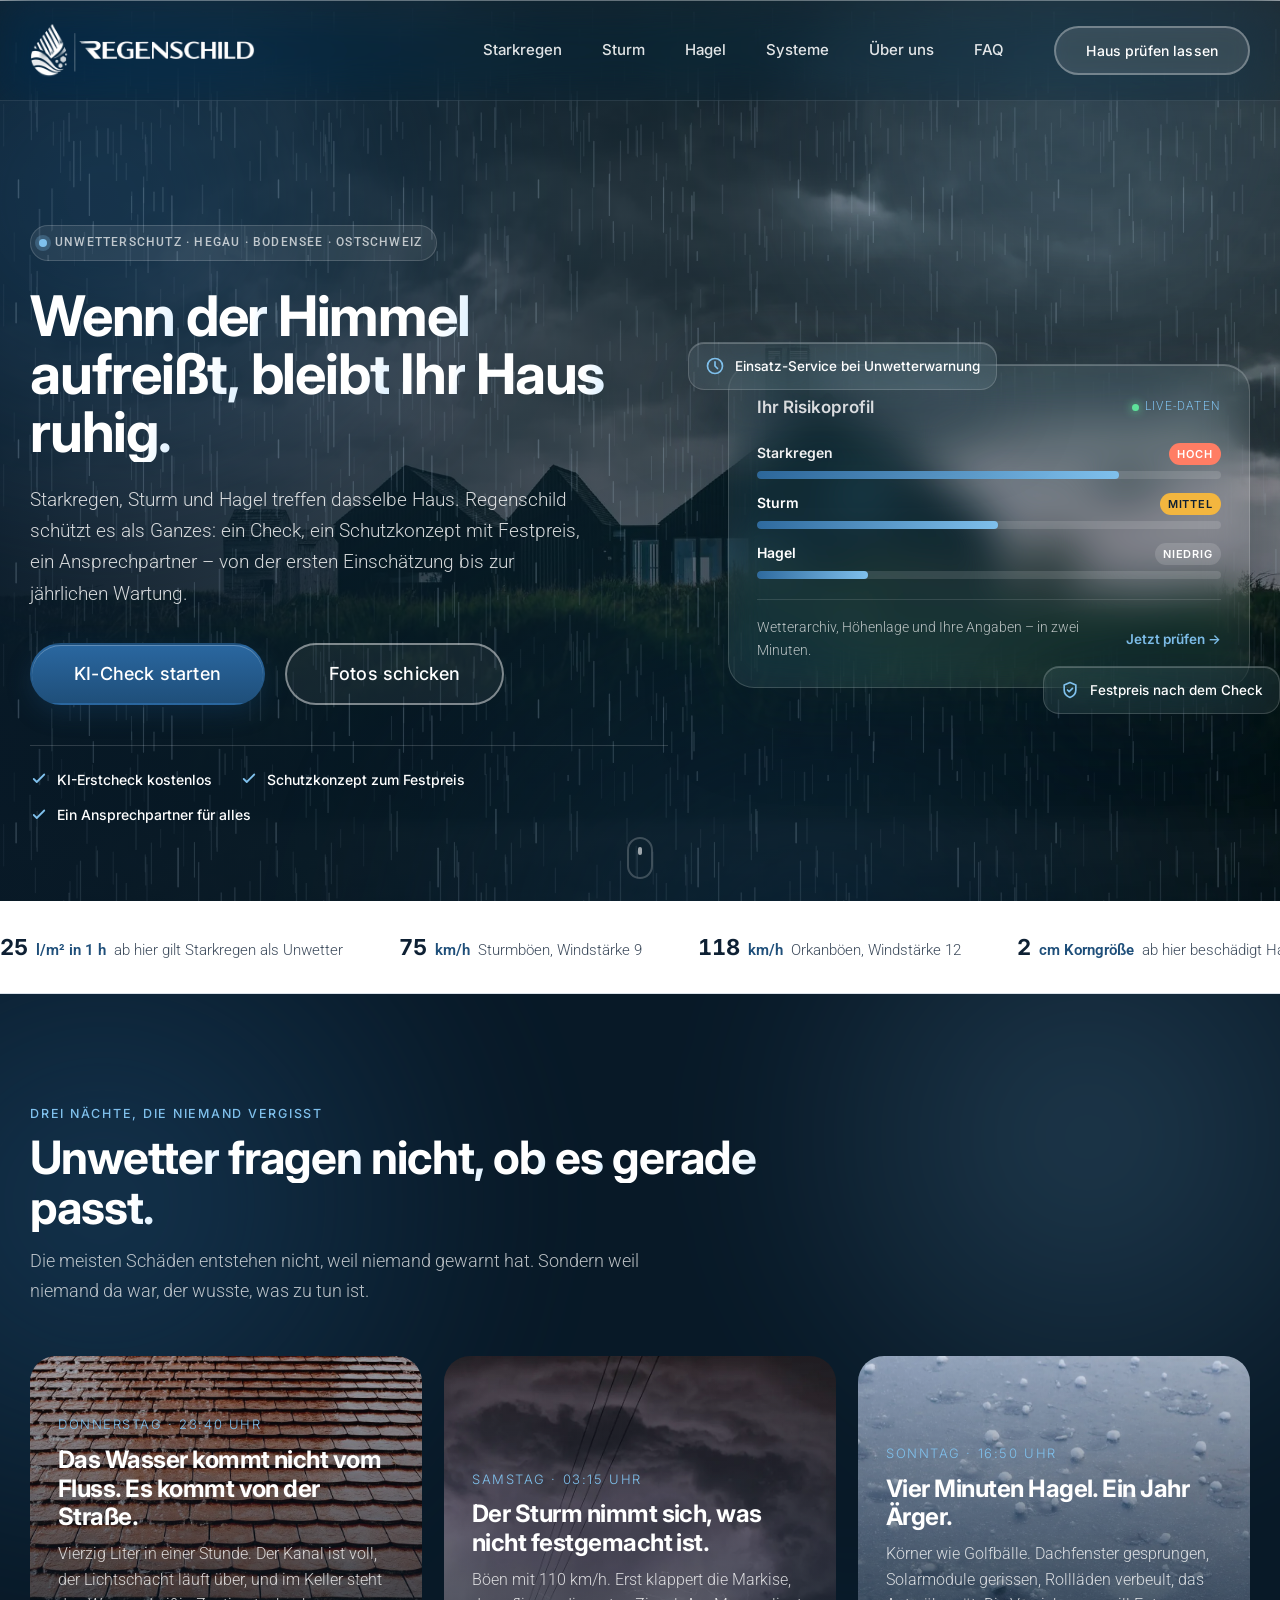
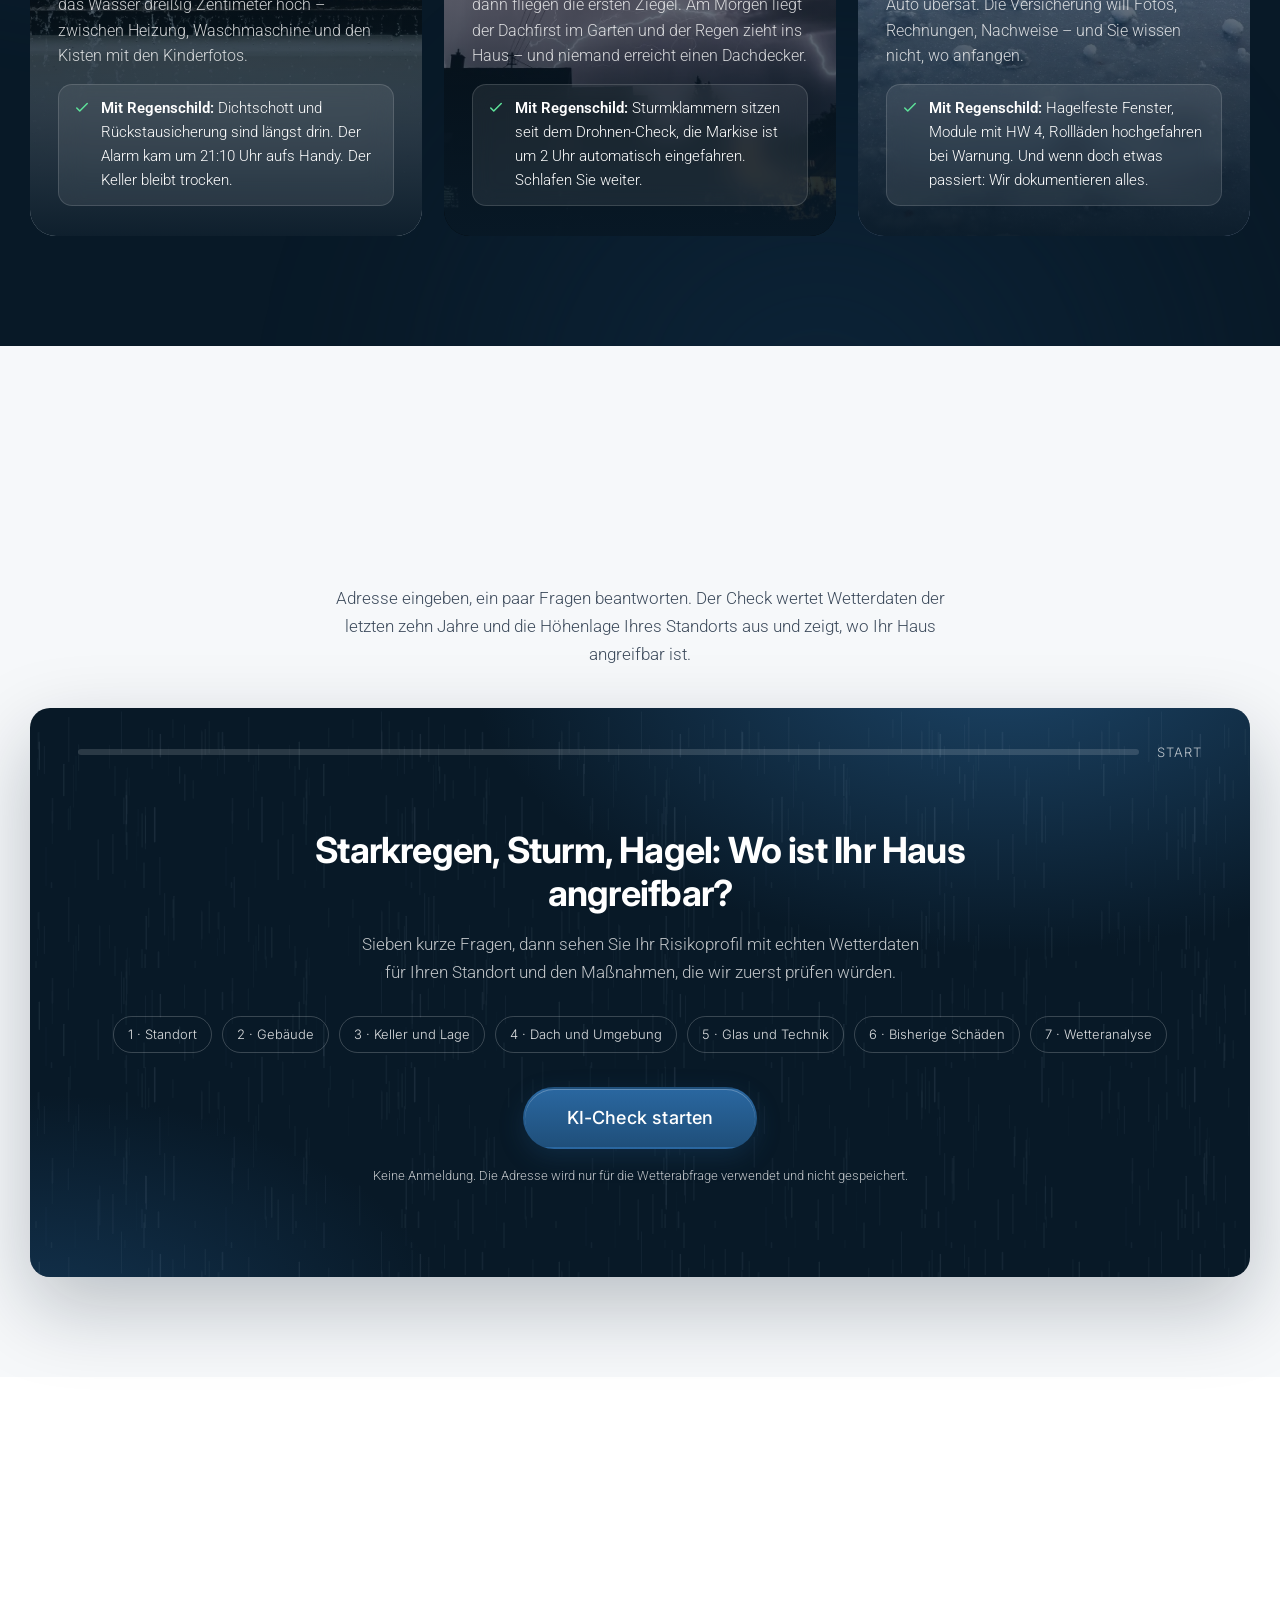
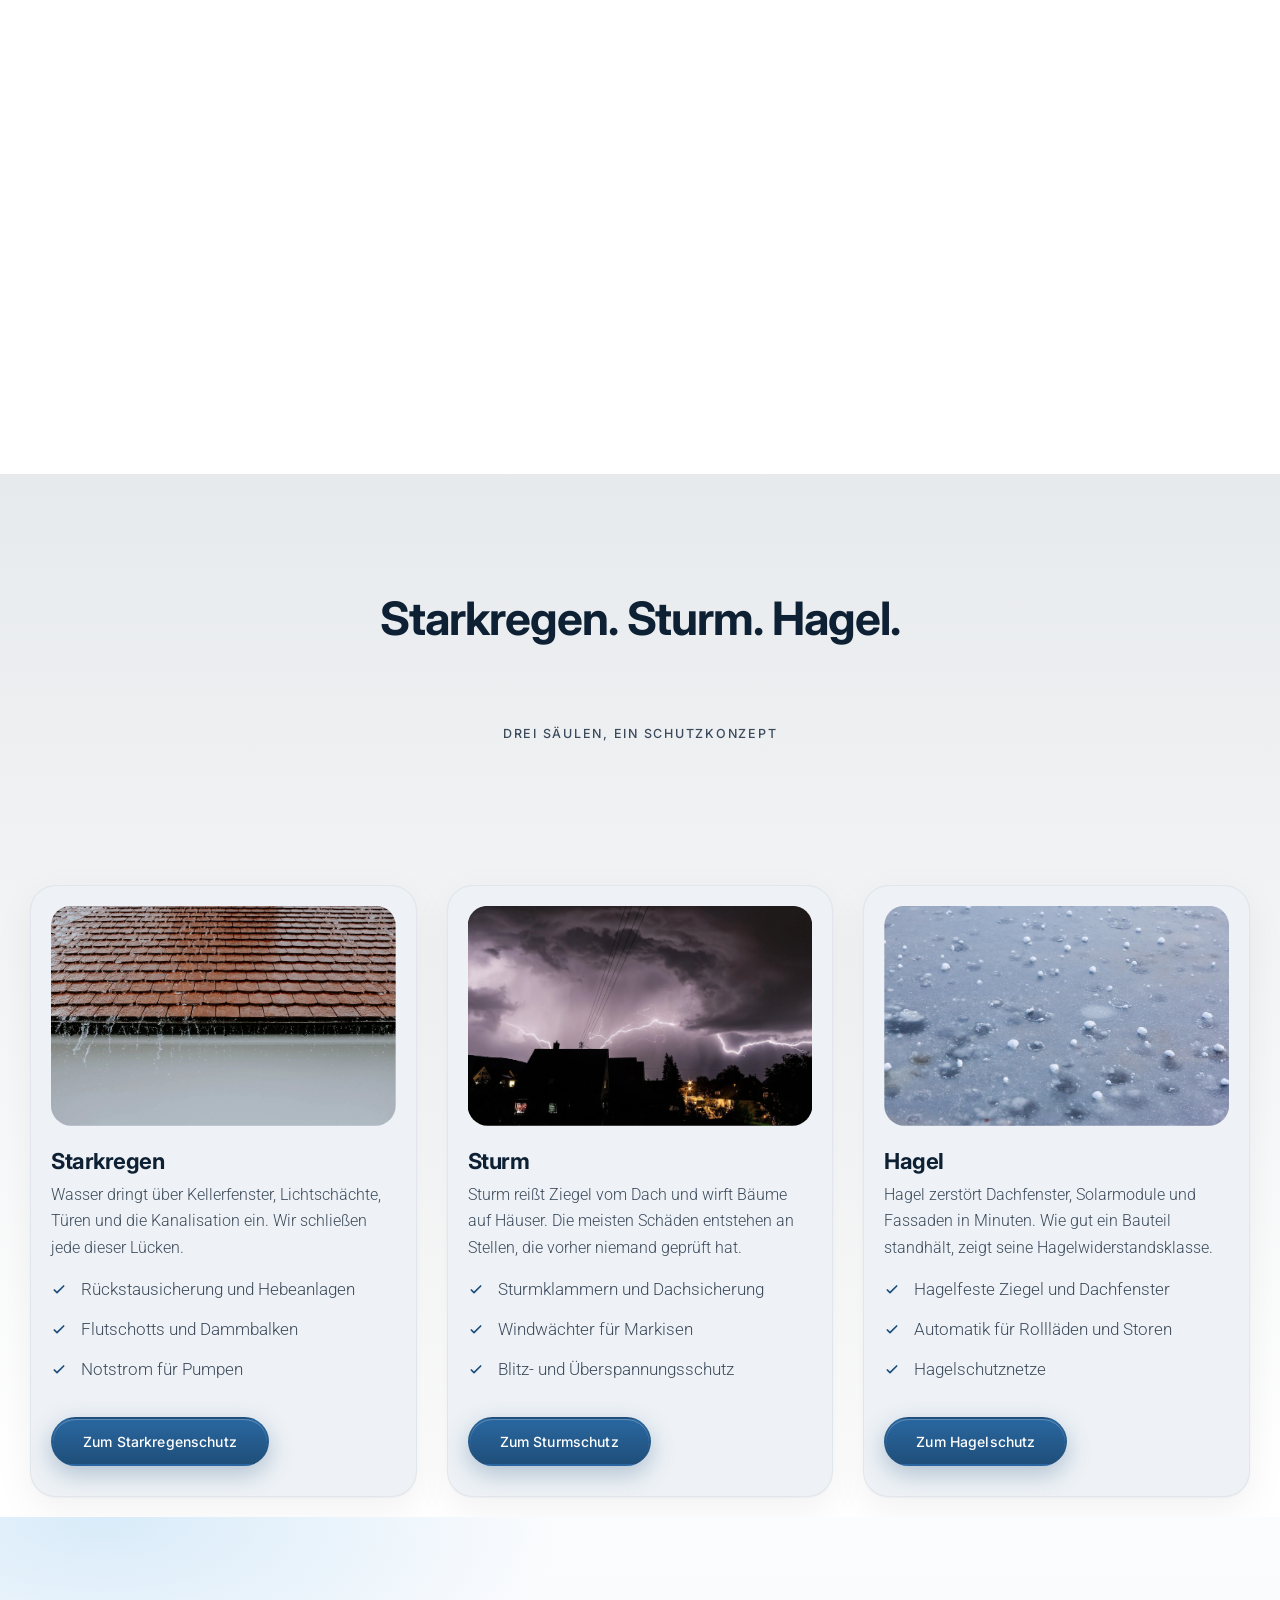
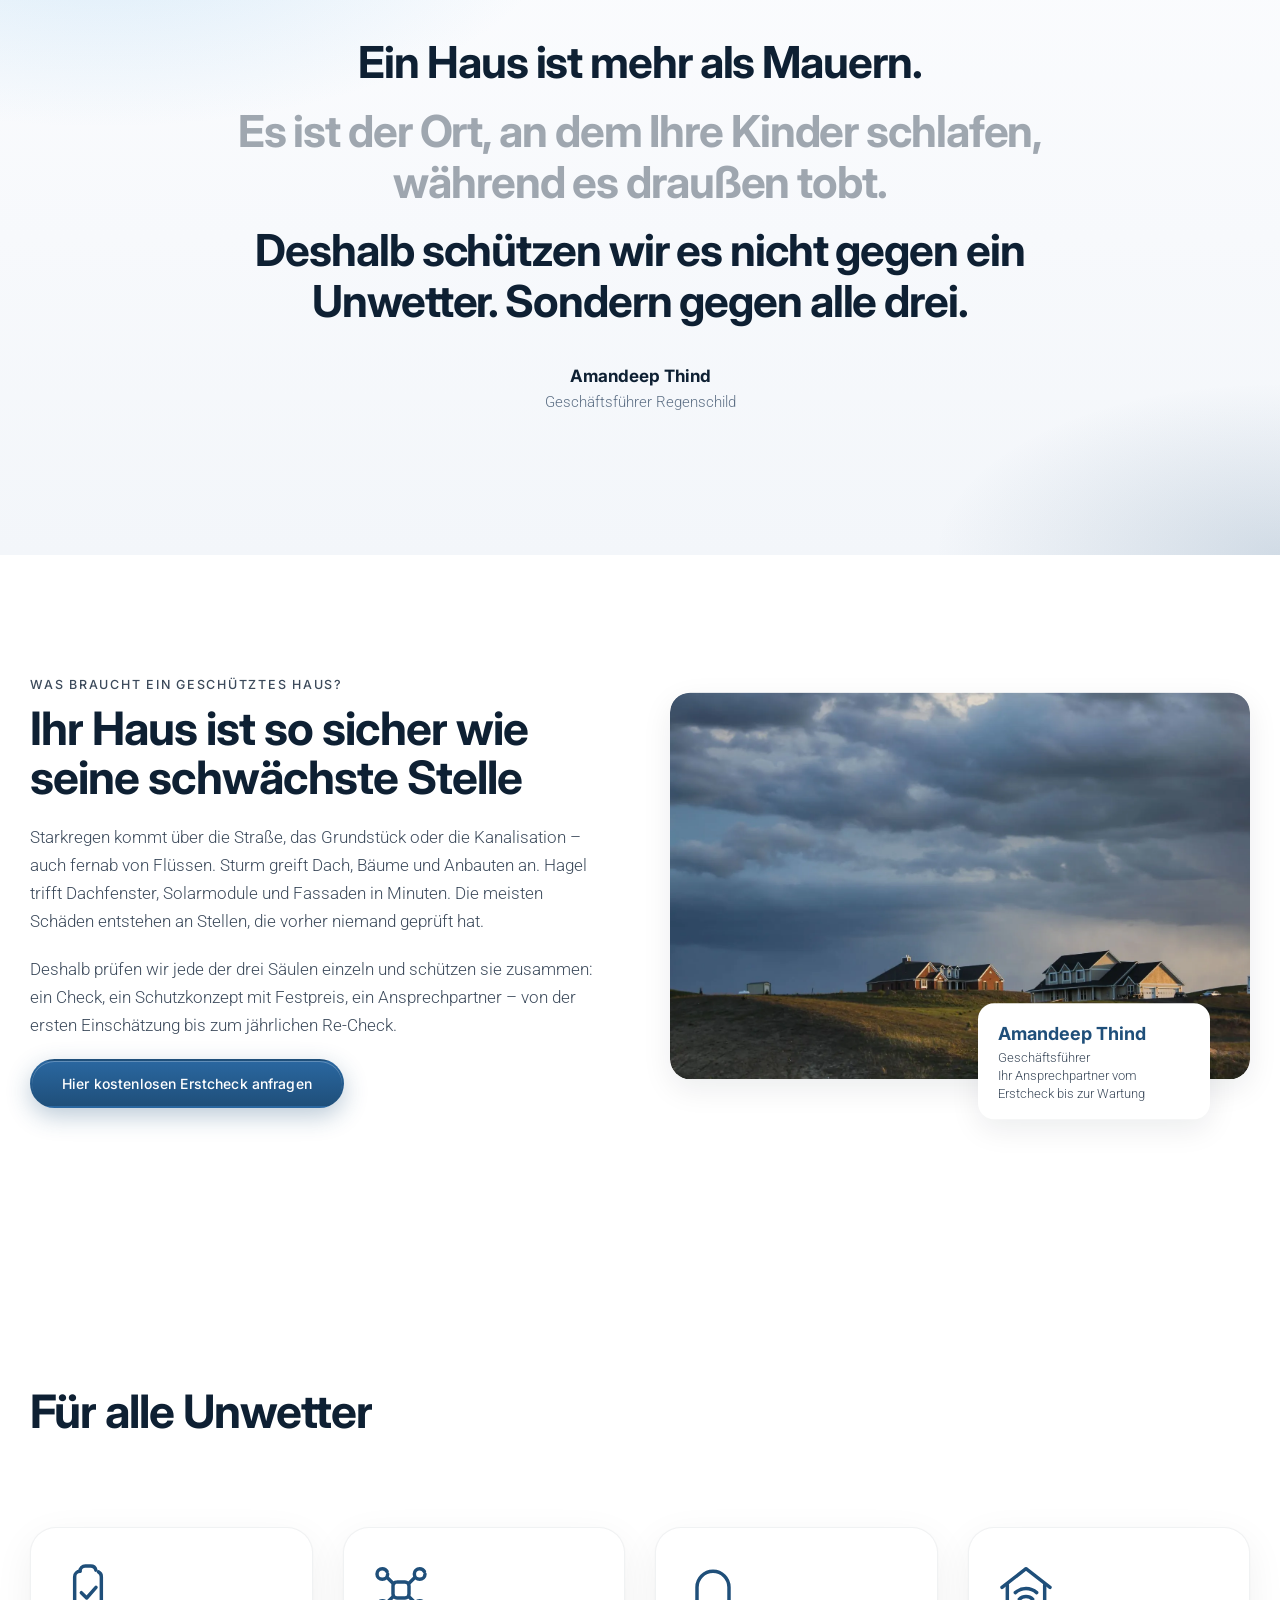
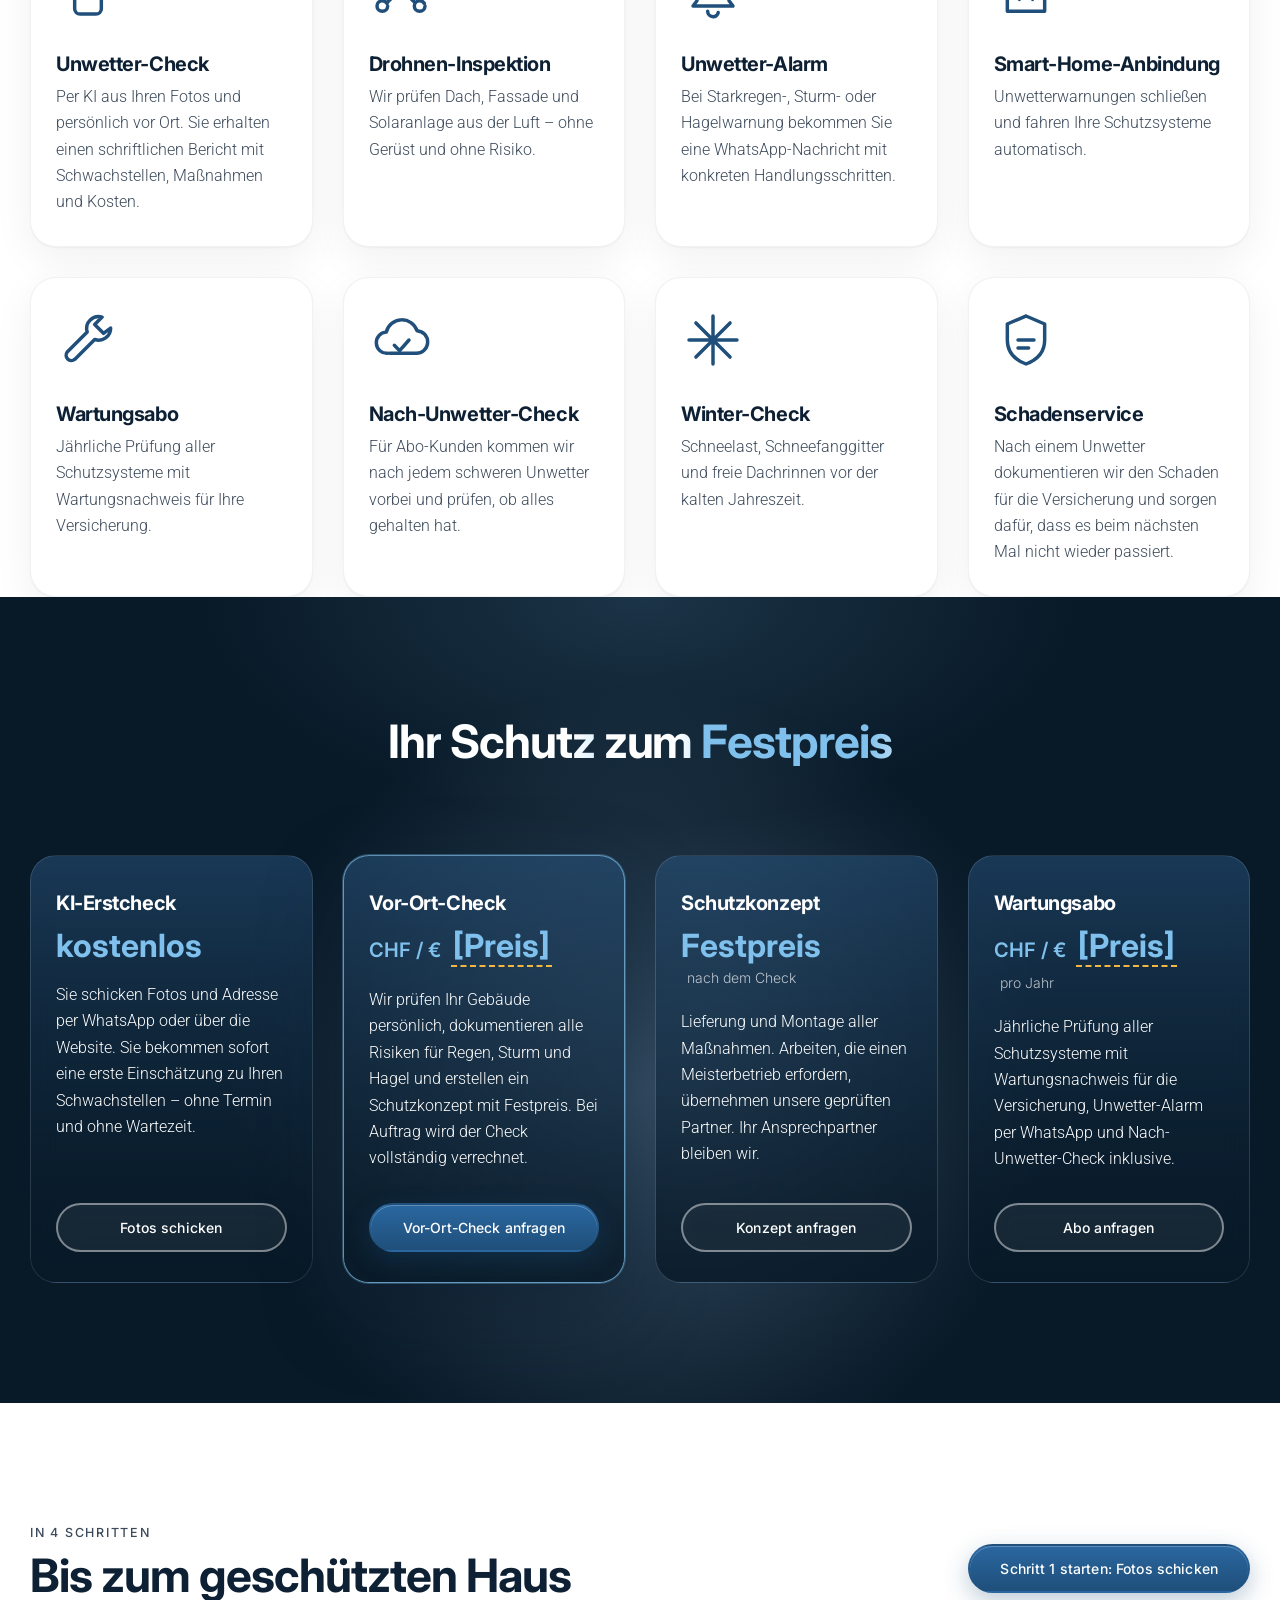
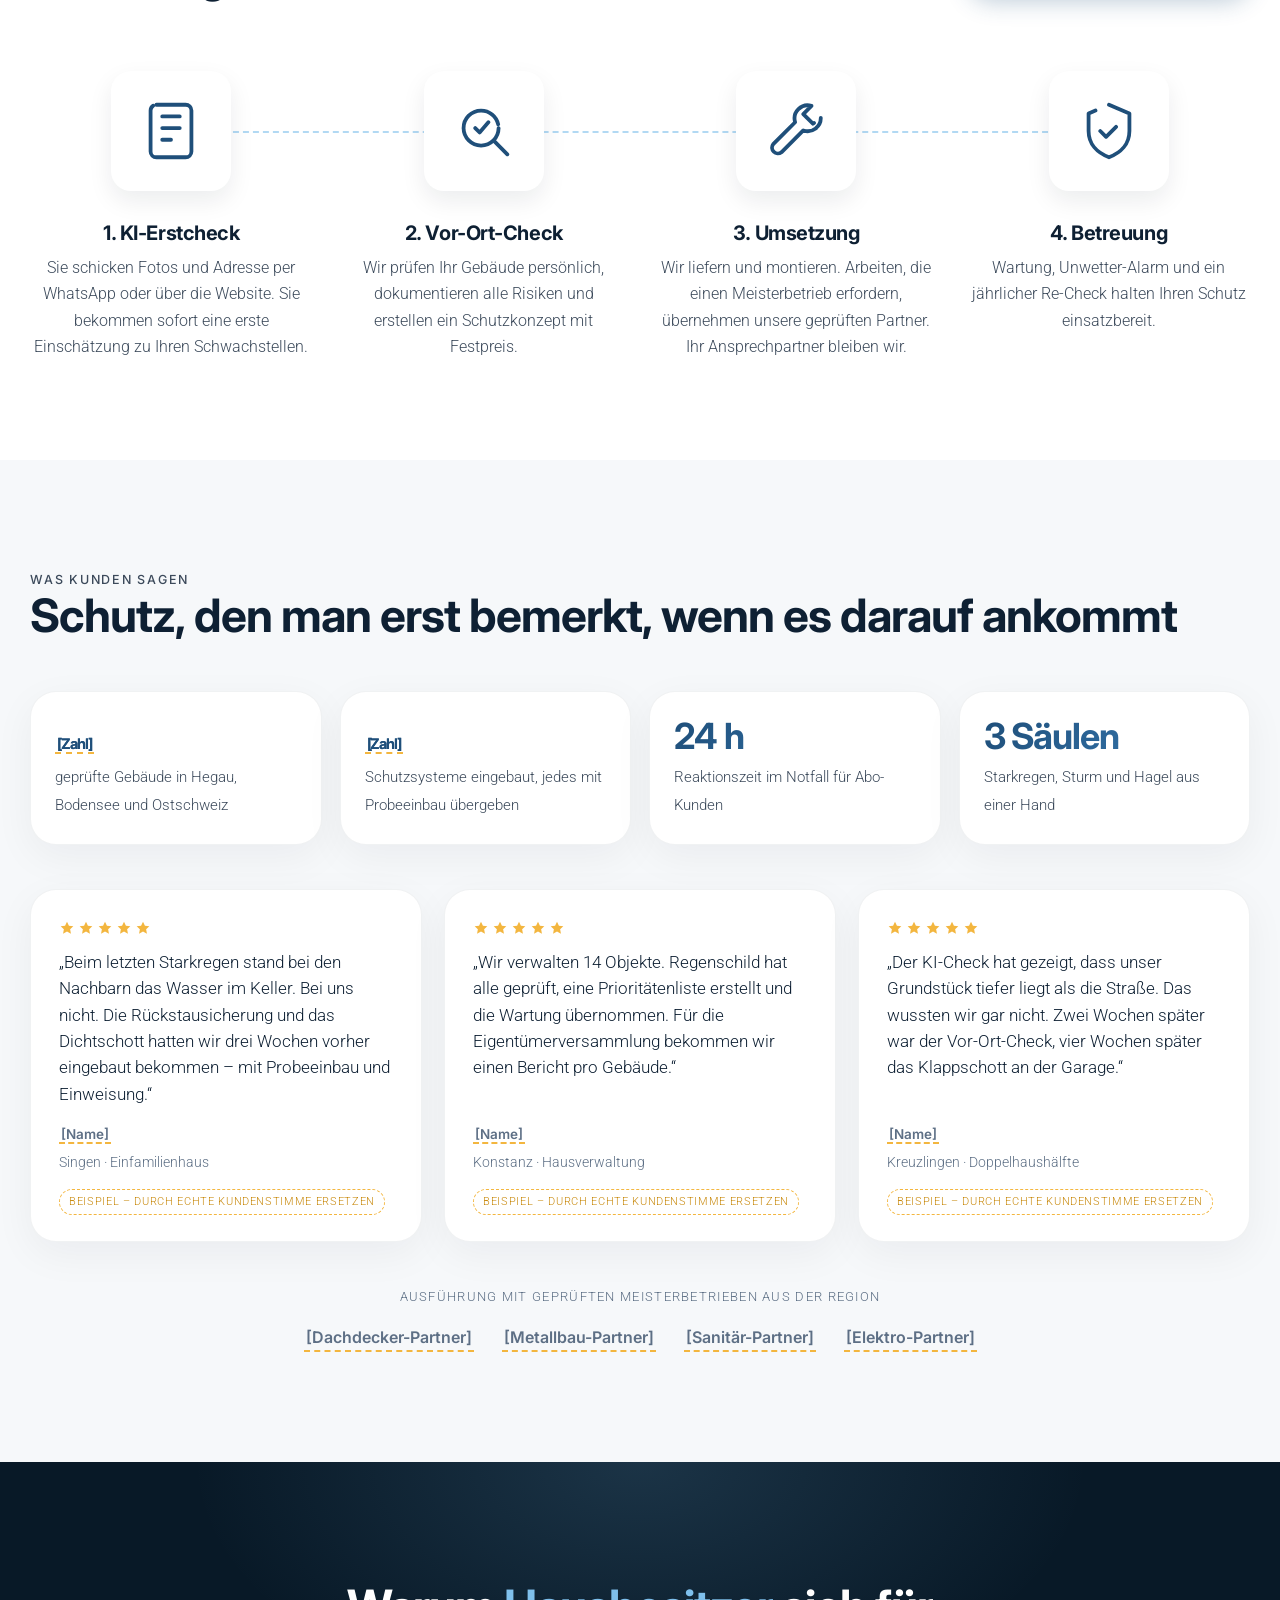
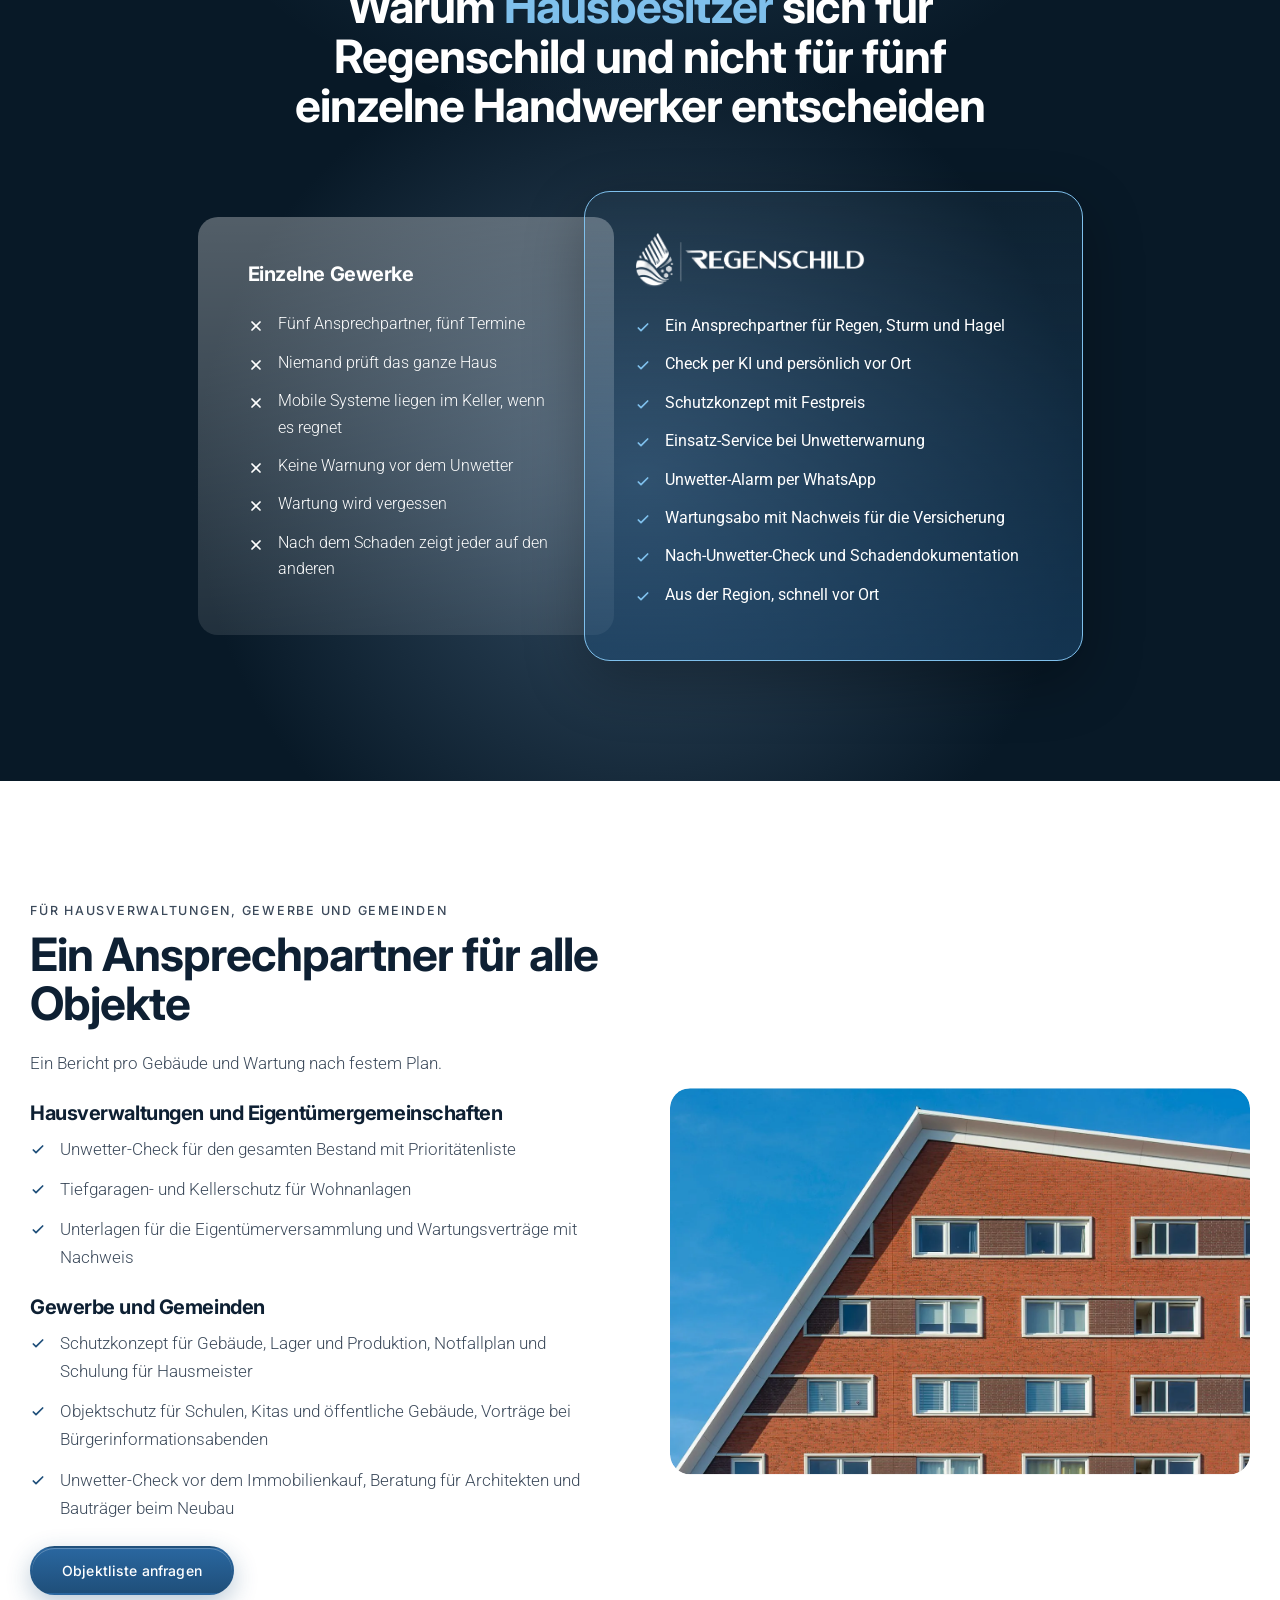
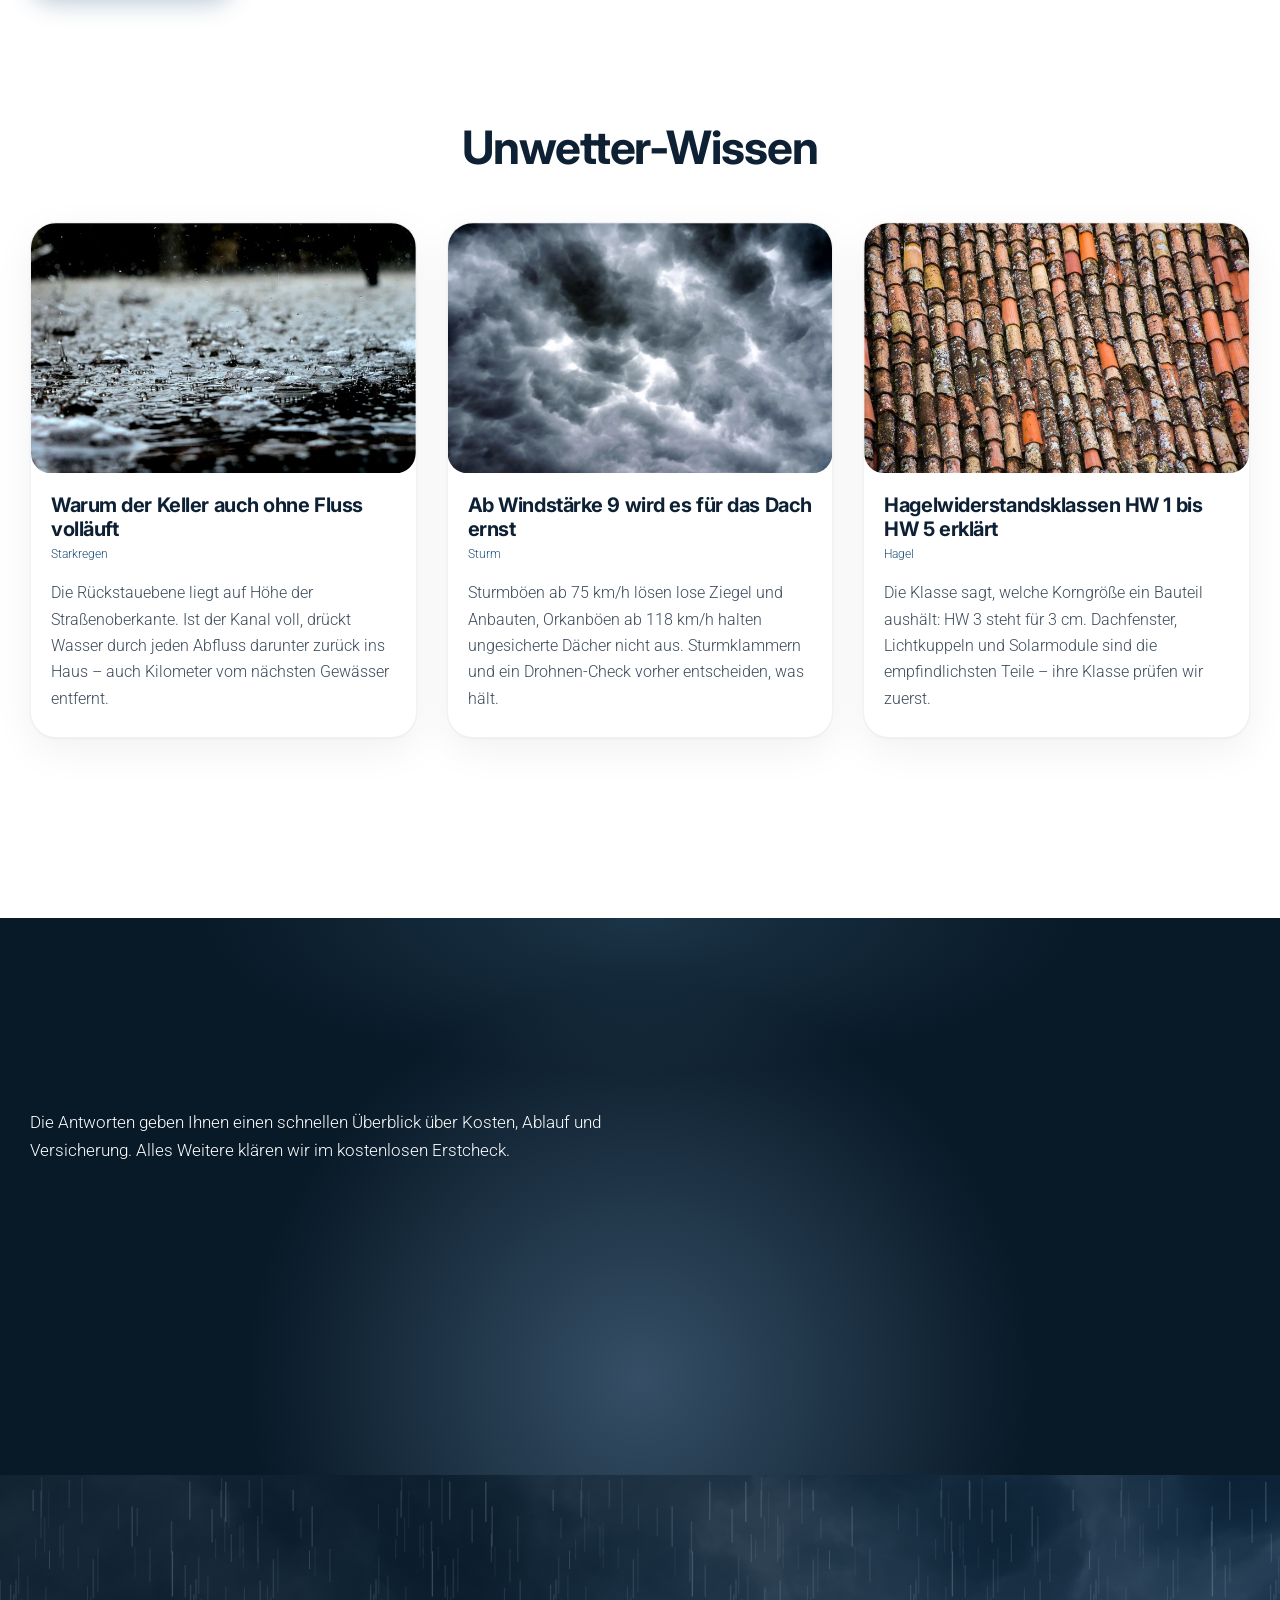
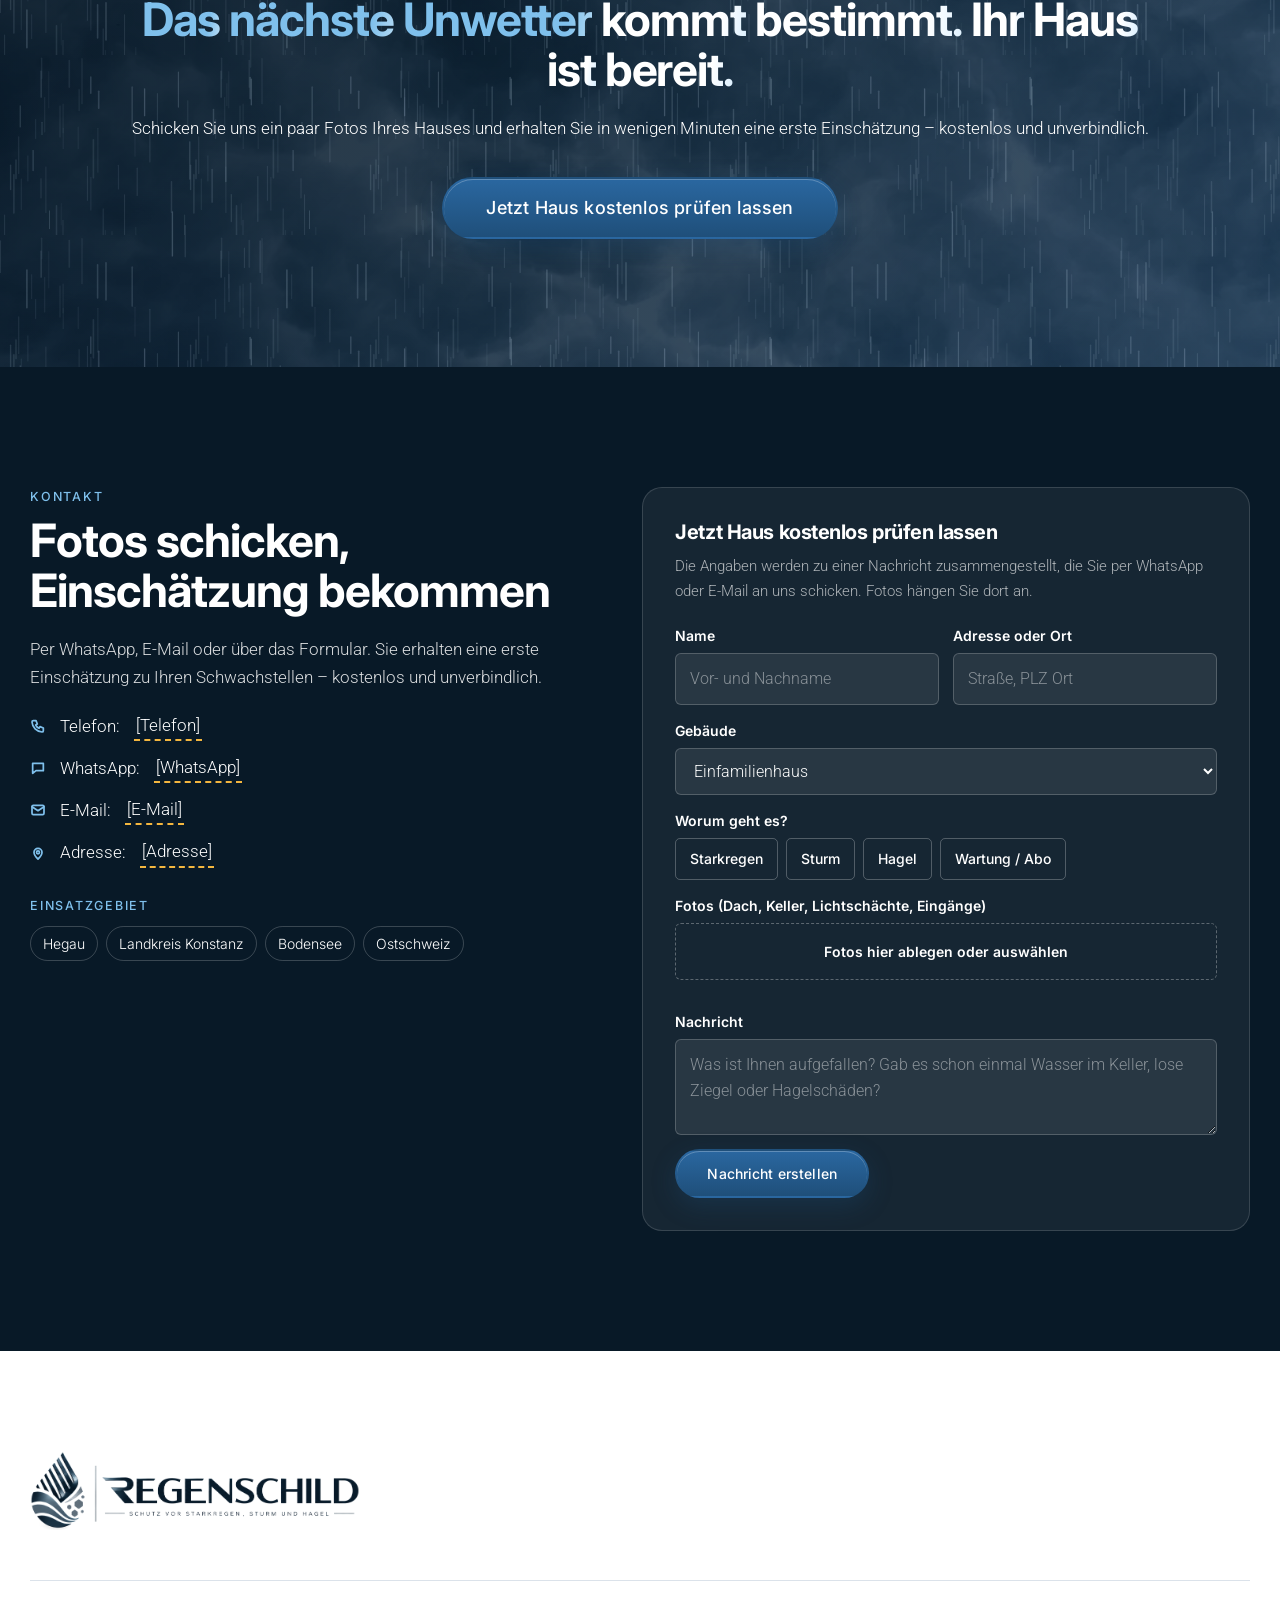
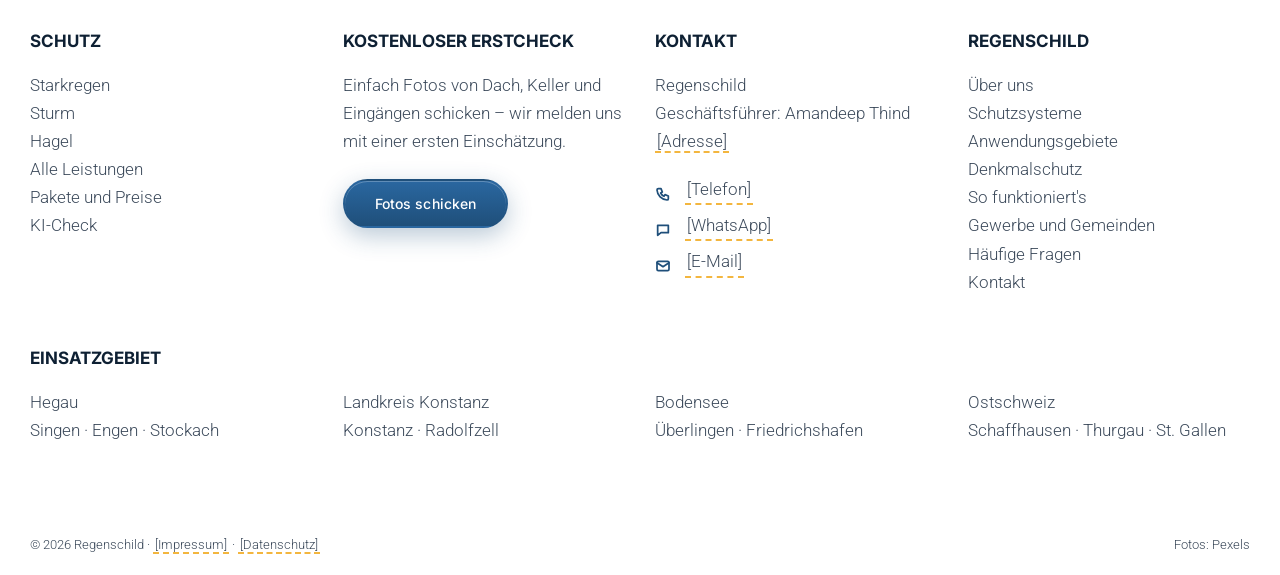
<file: index.html>
<!DOCTYPE html>
<html lang="de">
<head>
<meta charset="UTF-8">
<meta name="viewport" content="width=device-width, initial-scale=1, viewport-fit=cover">
<title>Regenschild Unwetterschutz</title>
<meta name="description" content="Regenschild schützt Häuser und Gebäude in Hegau, am Bodensee und in der Ostschweiz vor Regen, Sturm und Hagel. Von der Analyse über den Einbau bis zur Wartung – alles aus einer Hand.">
<link rel="preconnect" href="https://fonts.googleapis.com">
<link rel="preconnect" href="https://fonts.gstatic.com" crossorigin>
<link href="https://fonts.googleapis.com/css2?family=Inter:wght@400;500;600;700&family=Roboto:wght@300;400;500;700&display=swap" rel="stylesheet">
<link rel="icon" type="image/png" href="[data-uri]">
<link rel="stylesheet" href="css/regenschild.css?v=c5be5141">
</head>
<body>

<!--HEADER-->
<header class="site-header" id="header">
  <div class="container header-inner">
    <a class="logo" href="index.html" aria-label="Regenschild – Startseite">
      <img class="logo-dark" src="img/logo/regenschild-logo.png" width="250" height="60" alt="Regenschild"><img class="logo-light" src="img/logo/regenschild-logo-white.png" width="250" height="60" alt="" aria-hidden="true">
    </a>
    <nav class="main-nav" id="main-nav" aria-label="Hauptnavigation">
      <ul class="menu">
        <li class="menu-item has-sub">
          <a href="starkregen.html"><span>Starkregen</span><svg class="i sub-arrow" viewBox="0 0 24 24" aria-hidden="true"><path d="M6 9l6 6 6-6"/></svg></a>
          <ul class="sub"><li><a href="starkregen.html#pruefen">Prüfen</a></li><li><a href="starkregen.html#schuetzen">Schützen</a></li><li><a href="starkregen.html#systeme">Systeme</a></li><li><a href="starkregen.html#notfall">Im Notfall</a></li></ul>
        </li>
        <li class="menu-item has-sub">
          <a href="sturm.html"><span>Sturm</span><svg class="i sub-arrow" viewBox="0 0 24 24" aria-hidden="true"><path d="M6 9l6 6 6-6"/></svg></a>
          <ul class="sub"><li><a href="sturm.html#pruefen">Prüfen</a></li><li><a href="sturm.html#schuetzen">Schützen</a></li><li><a href="sturm.html#systeme">Systeme</a></li><li><a href="sturm.html#notfall">Im Notfall</a></li></ul>
        </li>
        <li class="menu-item has-sub">
          <a href="hagel.html"><span>Hagel</span><svg class="i sub-arrow" viewBox="0 0 24 24" aria-hidden="true"><path d="M6 9l6 6 6-6"/></svg></a>
          <ul class="sub"><li><a href="hagel.html#pruefen">Prüfen</a></li><li><a href="hagel.html#schuetzen">Schützen</a></li><li><a href="hagel.html#systeme">Systeme</a></li><li><a href="hagel.html#notfall">Im Notfall</a></li></ul>
        </li>
        <li class="menu-item has-mega">
          <a href="systeme.html"><span>Systeme</span><svg class="i sub-arrow" viewBox="0 0 24 24" aria-hidden="true"><path d="M6 9l6 6 6-6"/></svg></a>
          <div class="mega mega-wide">
            <div class="mega-col"><div class="mega-title">Schutzsysteme</div><ul><li><a href="systeme.html#starkregen">Für Starkregen</a></li><li><a href="systeme.html#sturm">Für Sturm</a></li><li><a href="systeme.html#hagel">Für Hagel</a></li><li><a href="systeme.html#alle">Für alle Unwetter</a></li></ul></div>
            <div class="mega-col"><div class="mega-title">Anwendungsgebiete</div><ul><li><a href="anwendungsgebiete.html#keller">Keller und Kellerfenster</a></li><li><a href="anwendungsgebiete.html#haus">Haustür, Fenster, Terrasse</a></li><li><a href="anwendungsgebiete.html#garage">Garage und Einfahrt</a></li><li><a href="anwendungsgebiete.html#areale">Areale und Betriebsgelände</a></li><li><a href="anwendungsgebiete.html#sonder">Sonderanfertigungen</a></li><li><a href="anwendungsgebiete.html#brand">Brandschutz und Havarie</a></li></ul></div>
            <div class="mega-col"><div class="mega-title">Besondere Gebäude</div><ul><li><a href="denkmalschutz.html">Denkmalschutz</a></li><li><a href="index.html#gewerbe">Gewerbe und Gemeinden</a></li><li><a href="index.html#pakete">Pakete und Preise</a></li></ul></div>
          </div>
        </li>
        <li class="menu-item"><a href="ueber-uns.html"><span>Über uns</span></a></li>
        <li class="menu-item"><a href="index.html#faq"><span>FAQ</span></a></li>
      </ul>
    </nav>
    <a class="btn btn-primary header-cta" href="index.html#kontakt">Haus prüfen lassen</a>
    <button class="nav-toggle" id="nav-toggle" aria-controls="main-nav" aria-expanded="false" aria-label="Toggle Navigation"><span></span><span></span><span></span></button>
  </div>
</header>
<!--/HEADER-->

<main id="content">

<!-- HERO -->
<section class="hero hero-v2">
  <div class="aurora" aria-hidden="true"></div>
  <div class="container">
    <div class="hero-grid">
      <div class="hero-content">
        <p class="hero-kicker"><i aria-hidden="true"></i>Unwetterschutz · Hegau · Bodensee · Ostschweiz</p>
        <h1 class="hero-title h-shine">Wenn der Himmel aufreißt, bleibt Ihr Haus ruhig.</h1>
        <p class="hero-text">Starkregen, Sturm und Hagel treffen dasselbe Haus. Regenschild schützt es als Ganzes: ein Check, ein Schutzkonzept mit Festpreis, ein Ansprechpartner – von der ersten Einschätzung bis zur jährlichen Wartung.</p>
        <div class="btn-row">
          <a class="btn btn-primary btn-lg" href="#ki-check">KI-Check starten</a>
          <a class="btn btn-outline-white btn-lg" href="#kontakt">Fotos schicken</a>
        </div>
        <ul class="trust-row">
          <li><svg class="i" viewBox="0 0 24 24" aria-hidden="true"><path d="M5 12l4 4L19 6"/></svg>KI-Erstcheck kostenlos</li>
          <li><svg class="i" viewBox="0 0 24 24" aria-hidden="true"><path d="M5 12l4 4L19 6"/></svg>Schutzkonzept zum Festpreis</li>
          <li><svg class="i" viewBox="0 0 24 24" aria-hidden="true"><path d="M5 12l4 4L19 6"/></svg>Ein Ansprechpartner für alles</li>
        </ul>
      </div>
      <div class="hero-visual">
        <div class="glass hero-card" id="heroCard">
          <div class="hero-card-head"><b>Ihr Risikoprofil</b><span><i aria-hidden="true"></i>Live-Daten</span></div>
          <div class="gauge"><div class="gauge-head"><span>Starkregen</span><span class="lvl lvl--3" data-hl="hoch">offen</span></div><div class="gauge-bar"><div class="gauge-fill" data-w="78"></div></div></div>
          <div class="gauge"><div class="gauge-head"><span>Sturm</span><span class="lvl lvl--2" data-hl="mittel">offen</span></div><div class="gauge-bar"><div class="gauge-fill" data-w="52"></div></div></div>
          <div class="gauge"><div class="gauge-head"><span>Hagel</span><span class="lvl lvl--1" data-hl="niedrig">offen</span></div><div class="gauge-bar"><div class="gauge-fill" data-w="24"></div></div></div>
          <div class="hero-card-foot"><span>Wetterarchiv, Höhenlage und Ihre Angaben – in zwei Minuten.</span><a href="#ki-check">Jetzt prüfen →</a></div>
        </div>
        <div class="glass chip-float a"><svg class="i" viewBox="0 0 24 24" aria-hidden="true"><circle cx="12" cy="12" r="9"/><path d="M12 7v5l3 3"/></svg>Einsatz-Service bei Unwetterwarnung</div>
        <div class="glass chip-float b"><svg class="i" viewBox="0 0 24 24" aria-hidden="true"><path d="M12 3l7 3v6c0 4.5-3 7.5-7 9-4-1.5-7-4.5-7-9V6z"/><path d="M9 12l2 2 4-4"/></svg>Festpreis nach dem Check</div>
      </div>
    </div>
  </div>
  <a class="scroll-cue" href="#fakten" aria-label="Nach unten"></a>
</section>

<!-- FAKTENLEISTE -->
<section class="clients" id="fakten" aria-label="Unwetter-Kennzahlen">
  <div class="marquee" id="client-marquee">
    <div class="marquee-track">
      <span class="fact"><b data-count="25">25</b><span class="u">l/m² in 1 h</span>ab hier gilt Starkregen als Unwetter</span>
      <span class="fact"><b data-count="75">75</b><span class="u">km/h</span>Sturmböen, Windstärke 9</span>
      <span class="fact"><b data-count="118">118</b><span class="u">km/h</span>Orkanböen, Windstärke 12</span>
      <span class="fact"><b data-count="2">2</b><span class="u">cm Korngröße</span>ab hier beschädigt Hagel Dächer und Fahrzeuge</span>
      <span class="fact"><b>HW 1–5</b>Hagelwiderstandsklassen für Bauteile</span>
      <span class="fact"><b data-count="4">4</b><span class="u">Warnstufen</span>des Deutschen Wetterdienstes</span>
      <span class="fact"><b>Rückstauebene</b>= Straßenoberkante vor dem Haus</span>
    </div>
  </div>
</section>

<!-- MOMENTE -->
<section class="moments" id="momente">
  <div class="aurora" aria-hidden="true"></div>
  <div class="container">
    <p class="kicker">Drei Nächte, die niemand vergisst</p>
    <h2 class="light h-shine">Unwetter fragen nicht, ob es gerade passt.</h2>
    <p class="lead">Die meisten Schäden entstehen nicht, weil niemand gewarnt hat. Sondern weil niemand da war, der wusste, was zu tun ist.</p>
    <div class="moment-grid stack" style="--stack-top:80px">
      <article class="moment"><img src="img/rain-roof.webp" alt="" loading="lazy"><div class="time">Donnerstag · 23:40 Uhr</div><h3>Das Wasser kommt nicht vom Fluss. Es kommt von der Straße.</h3><p>Vierzig Liter in einer Stunde. Der Kanal ist voll, der Lichtschacht läuft über, und im Keller steht das Wasser dreißig Zentimeter hoch – zwischen Heizung, Waschmaschine und den Kisten mit den Kinderfotos.</p><div class="after"><svg class="i" viewBox="0 0 24 24" aria-hidden="true"><path d="M5 12l4 4L19 6"/></svg><span><b>Mit Regenschild:</b> Dichtschott und Rückstausicherung sind längst drin. Der Alarm kam um 21:10 Uhr aufs Handy. Der Keller bleibt trocken.</span></div></article>
      <article class="moment"><img src="img/lightning-house.webp" alt="" loading="lazy"><div class="time">Samstag · 03:15 Uhr</div><h3>Der Sturm nimmt sich, was nicht festgemacht ist.</h3><p>Böen mit 110 km/h. Erst klappert die Markise, dann fliegen die ersten Ziegel. Am Morgen liegt der Dachfirst im Garten und der Regen zieht ins Haus – und niemand erreicht einen Dachdecker.</p><div class="after"><svg class="i" viewBox="0 0 24 24" aria-hidden="true"><path d="M5 12l4 4L19 6"/></svg><span><b>Mit Regenschild:</b> Sturmklammern sitzen seit dem Drohnen-Check, die Markise ist um 2 Uhr automatisch eingefahren. Schlafen Sie weiter.</span></div></article>
      <article class="moment"><img src="img/hail-ground.webp" alt="" loading="lazy"><div class="time">Sonntag · 16:50 Uhr</div><h3>Vier Minuten Hagel. Ein Jahr Ärger.</h3><p>Körner wie Golfbälle. Dachfenster gesprungen, Solarmodule gerissen, Rollläden verbeult, das Auto übersät. Die Versicherung will Fotos, Rechnungen, Nachweise – und Sie wissen nicht, wo anfangen.</p><div class="after"><svg class="i" viewBox="0 0 24 24" aria-hidden="true"><path d="M5 12l4 4L19 6"/></svg><span><b>Mit Regenschild:</b> Hagelfeste Fenster, Module mit HW 4, Rollläden hochgefahren bei Warnung. Und wenn doch etwas passiert: Wir dokumentieren alles.</span></div></article>
    </div>
  </div>
</section>

<!-- KI-CHECK -->
<section class="kicheck" id="ki-check">
  <span id="schnellcheck"></span>
  <div class="container">
    <p class="kicker">KI-Check · 2 Minuten · kostenlos</p>
    <h2>Wie gut ist Ihr Haus auf das nächste Unwetter vorbereitet?</h2>
    <p class="lead">Adresse eingeben, ein paar Fragen beantworten. Der Check wertet Wetterdaten der letzten zehn Jahre und die Höhenlage Ihres Standorts aus und zeigt, wo Ihr Haus angreifbar ist.</p>
    <div class="wiz" id="wiz">
      <div class="wiz-inner">
        <div class="wiz-top"><button class="wiz-back" type="button" id="wizBack" hidden><svg class="i" viewBox="0 0 24 24" aria-hidden="true" style="width:14px;height:14px"><path d="M15 6l-6 6 6 6"/></svg>Zurück</button><div class="wiz-prog" aria-hidden="true"><i id="wizProg"></i></div><span id="wizStep">Start</span></div>
        <div class="wiz-stage" id="wizStage">

          <div class="wiz-step is-active" data-step="start">
            <div class="wiz-start">
              <h3>Starkregen, Sturm, Hagel: Wo ist Ihr Haus angreifbar?</h3>
              <p>Sieben kurze Fragen, dann sehen Sie Ihr Risikoprofil mit echten Wetterdaten für Ihren Standort und den Maßnahmen, die wir zuerst prüfen würden.</p>
              <ul class="steps-list"><li>1 · Standort</li><li>2 · Gebäude</li><li>3 · Keller und Lage</li><li>4 · Dach und Umgebung</li><li>5 · Glas und Technik</li><li>6 · Bisherige Schäden</li><li>7 · Wetteranalyse</li></ul>
              <button class="btn btn-primary btn-lg" type="button" id="wizStart">KI-Check starten</button>
              <p style="margin-top:16px;font-size:13px">Keine Anmeldung. Die Adresse wird nur für die Wetterabfrage verwendet und nicht gespeichert.</p>
            </div>
          </div>

          <div class="wiz-step" data-step="addr">
            <div class="wiz-q">
              <p class="kicker">Schritt 1 von 7 · Standort</p>
              <h3>Wo steht das Gebäude?</h3>
              <p>Straße und Ort genügen. Wir holen dafür Niederschlag, Sturmböen und Höhenlage der letzten zehn Jahre.</p>
              <div class="addr-row"><input type="text" id="w-addr" placeholder="z. B. Hauptstraße 12, Singen" autocomplete="off" aria-label="Adresse"><button class="btn btn-primary" type="button" id="w-addrBtn">Suchen</button></div>
              <ul class="addr-list" id="w-addrList" hidden></ul>
              <div class="addr-found" id="w-addrFound" hidden><svg class="i" viewBox="0 0 24 24" aria-hidden="true"><path d="M12 21s7-6.5 7-11a7 7 0 0 0-14 0c0 4.5 7 11 7 11z"/><circle cx="12" cy="10" r="2.5"/></svg><div><b id="w-addrName"></b><span id="w-addrMeta"></span></div></div>
              <p class="addr-skip">Keine Adresse angeben? <button type="button" id="w-addrSkip">Ohne Wetterdaten weiter</button></p>
            </div>
          </div>

          <div class="wiz-step" data-step="obj">
            <div class="wiz-q">
              <p class="kicker">Schritt 2 von 7 · Gebäude</p>
              <h3>Um welches Gebäude geht es?</h3>
              <div class="choices"><label class="choice"><input type="radio" name="w-obj" id="o-efh" value="Einfamilienhaus"><span class="ck"></span><b>Einfamilienhaus</b><small>Auch Doppel- und Reihenhaus</small></label><label class="choice"><input type="radio" name="w-obj" id="o-mfh" value="Mehrfamilienhaus"><span class="ck"></span><b>Mehrfamilienhaus</b><small>Wohnanlage, Hausverwaltung, Eigentümergemeinschaft</small></label><label class="choice"><input type="radio" name="w-obj" id="o-gew" value="Gewerbe"><span class="ck"></span><b>Gewerbe</b><small>Lager, Produktion, Laden, Werkstatt</small></label><label class="choice"><input type="radio" name="w-obj" id="o-oef" value="Öffentliches Gebäude"><span class="ck"></span><b>Öffentliches Gebäude</b><small>Schule, Kita, Rathaus, Gemeinde</small></label><label class="choice"><input type="radio" name="w-obj" id="o-denk" value="Denkmalgeschütztes Gebäude"><span class="ck"></span><b>Denkmalgeschützt</b><small>Historisches Gebäude mit Auflagen</small></label><label class="choice"><input type="radio" name="w-obj" id="o-kauf" value="Immobilienkauf"><span class="ck"></span><b>Vor dem Kauf</b><small>Objekt, das Sie kaufen möchten</small></label></div>
            </div>
          </div>

          <div class="wiz-step" data-step="keller">
            <div class="wiz-q">
              <p class="kicker">Schritt 3 von 7 · Keller und Lage</p>
              <h3>Was trifft auf Keller und Grundstück zu?</h3>
              <p>Mehrfachauswahl möglich.</p>
              <div class="choices"><label class="choice"><input type="checkbox" id="c-keller" data-r="3" data-tip="Rückstausicherung und wasserdichte Kellerfenster prüfen" data-sys="dichtschott,rueckstau"><span class="ck"></span><b>Keller oder Souterrain</b><small>Wohn- oder Nutzräume unter Straßenniveau</small></label><label class="choice"><input type="checkbox" id="c-licht" data-r="3" data-tip="Druckwasserdichte Lichtschachtabdeckungen" data-sys="kellerluken,dichtschott"><span class="ck"></span><b>Lichtschächte oder Kellerfenster</b><small>Öffnungen, über die Wasser eindringen kann</small></label><label class="choice"><input type="checkbox" id="c-hang" data-r="3" data-tip="Schwellen, Barrieren und Entwässerung am Grundstück" data-sys="dammbalken,flutwand"><span class="ck"></span><b>Tiefer als die Straße oder am Hang</b><small>Wasser läuft auf das Grundstück zu</small></label><label class="choice"><input type="checkbox" id="c-rueckstau" data-r="2" data-tip="Kanal-TV-Inspektion und Rückstausicherung" data-sys="rueckstau"><span class="ck"></span><b>Rückstauklappe fehlt oder unbekannt</b><small>Schutz gegen Wasser aus dem Kanal</small></label><label class="choice"><input type="checkbox" id="c-garage" data-r="2" data-tip="Klappschott oder Dammbalken am Garagentor" data-sys="klappschott,dammbalken"><span class="ck"></span><b>Tiefgarage oder Garage mit Gefälle</b><small>Einfahrt fällt zum Tor hin ab</small></label><label class="choice"><input type="checkbox" id="c-none1" data-none="1"><span class="ck"></span><b>Nichts davon</b><small>Weiter zur nächsten Frage</small></label></div>
            </div>
          </div>

          <div class="wiz-step" data-step="dach">
            <div class="wiz-q">
              <p class="kicker">Schritt 4 von 7 · Dach und Umgebung</p>
              <h3>Was trifft auf Dach und Umgebung zu?</h3>
              <p>Mehrfachauswahl möglich.</p>
              <div class="choices"><label class="choice"><input type="checkbox" id="c-dach" data-s="3" data-h="2" data-tip="Sturm-Check per Drohne, Sturmklammern nachrüsten" data-sys="sturmklammern"><span class="ck"></span><b>Dach älter als 20 Jahre</b><small>Oder Zustand unbekannt</small></label><label class="choice"><input type="checkbox" id="c-baeume" data-s="3" data-tip="Baumpflege und Rückschnitt am Haus"><span class="ck"></span><b>Große Bäume in Hausnähe</b><small>Näher als eine Baumlänge am Gebäude</small></label><label class="choice"><input type="checkbox" id="c-markise" data-s="2" data-tip="Windwächter für Markisen und Raffstores" data-sys="windwaechter"><span class="ck"></span><b>Markise oder Raffstores ohne Windwächter</b><small>Fahren bei Sturm nicht automatisch ein</small></label><label class="choice"><input type="checkbox" id="c-carport" data-s="1" data-tip="Carport, Gartenhaus und lose Teile sichern"><span class="ck"></span><b>Carport, Gartenhaus oder Pergola</b><small>Leichte Anbauten auf dem Grundstück</small></label><label class="choice"><input type="checkbox" id="c-none2" data-none="1"><span class="ck"></span><b>Nichts davon</b><small>Weiter zur nächsten Frage</small></label></div>
            </div>
          </div>

          <div class="wiz-step" data-step="technik">
            <div class="wiz-q">
              <p class="kicker">Schritt 5 von 7 · Glas und Technik</p>
              <h3>Was ist am Haus empfindlich gegen Hagel?</h3>
              <p>Mehrfachauswahl möglich.</p>
              <div class="choices"><label class="choice"><input type="checkbox" id="c-solar" data-h="3" data-tip="Hagelwiderstandsklasse der Solarmodule prüfen" data-sys="hagelschutz"><span class="ck"></span><b>Solaranlage auf dem Dach</b><small>Photovoltaik oder Solarthermie</small></label><label class="choice"><input type="checkbox" id="c-fenster" data-h="2" data-tip="Hagelfeste Dachfenster und Lichtkuppeln" data-sys="hagelschutz"><span class="ck"></span><b>Dachfenster oder Lichtkuppeln</b><small>Glasflächen in der Dachebene</small></label><label class="choice"><input type="checkbox" id="c-winter" data-h="2" data-tip="Hagelschutznetze für Wintergarten und Gewächshaus" data-sys="hagelschutz"><span class="ck"></span><b>Wintergarten oder Gewächshaus</b><small>Große Glasflächen am Boden</small></label><label class="choice"><input type="checkbox" id="c-auto" data-h="1" data-tip="Carport mit Hagelschutz fürs Auto"><span class="ck"></span><b>Auto steht im Freien</b><small>Kein Carport, keine Garage</small></label><label class="choice"><input type="checkbox" id="c-none3" data-none="1"><span class="ck"></span><b>Nichts davon</b><small>Weiter zur nächsten Frage</small></label></div>
            </div>
          </div>

          <div class="wiz-step" data-step="past">
            <div class="wiz-q">
              <p class="kicker">Schritt 6 von 7 · Bisherige Schäden</p>
              <h3>Gab es schon einmal Unwetterschäden?</h3>
              <p>Vergangene Schäden sind der beste Hinweis auf die nächsten.</p>
              <div class="choices"><label class="choice"><input type="checkbox" id="p-wasser" data-r="2" data-tip="Eintrittsweg des letzten Wasserschadens klären" data-sys="rueckstau,dichtschott"><span class="ck"></span><b>Wasser im Keller</b><small>Durch Starkregen, Rückstau oder Grundwasser</small></label><label class="choice"><input type="checkbox" id="p-sturm" data-s="2" data-tip="Dach nach Sturmschaden auf lose Teile prüfen" data-sys="sturmklammern"><span class="ck"></span><b>Sturmschaden am Dach</b><small>Ziegel, Antenne, Anbauten</small></label><label class="choice"><input type="checkbox" id="p-hagel" data-h="2" data-tip="Beschädigte Teile hagelfest ersetzen" data-sys="hagelschutz"><span class="ck"></span><b>Hagelschaden</b><small>Fenster, Rollläden, Fassade, Auto</small></label><label class="choice"><input type="checkbox" id="p-nachbar" data-r="1" data-s="1" data-h="1" data-tip="Erfahrungen aus der Nachbarschaft in den Check einbeziehen"><span class="ck"></span><b>Nachbarn hatten Schäden</b><small>Im selben Ort oder derselben Straße</small></label><label class="choice"><input type="checkbox" id="p-none" data-none="1"><span class="ck"></span><b>Nichts davon</b><small>Weiter zur nächsten Frage</small></label></div>
            </div>
          </div>

          <div class="wiz-step" data-step="scan">
            <div class="scan">
              <div class="scan-icon"><svg viewBox="0 0 24 24" aria-hidden="true"><path d="M7 16a4 4 0 0 1-1-7.9A6 6 0 0 1 17.5 7 4.5 4.5 0 0 1 17 16"/><path d="M9 16l-1 4M13 16l-1 4M17 16l-1 4"/></svg></div>
              <h3 style="color:#fff;margin-bottom:14px">Schritt 7 von 7 · Wetteranalyse läuft</h3>
              <ul class="scan-lines" id="scanLines">
                <li><span class="dot"></span><span>Standort bestimmen</span></li>
                <li><span class="dot"></span><span>Niederschlag der letzten zehn Jahre laden</span></li>
                <li><span class="dot"></span><span>Sturmböen auswerten</span></li>
                <li><span class="dot"></span><span>Höhenlage mit der Umgebung vergleichen</span></li>
                <li><span class="dot"></span><span>Ihre Antworten mit den Wetterdaten verrechnen</span></li>
              </ul>
            </div>
          </div>

          <div class="wiz-step" data-step="result">
            <div class="res-grid">
              <div>
                <div class="res-head"><h3>Ihr Risikoprofil</h3><span class="res-place" id="resPlace"></span></div>
                <p id="resultHint" style="color:rgba(255,255,255,.7);margin-bottom:10px"></p>
                <div class="gauge"><div class="gauge-head"><span>Starkregen</span><span class="lvl lvl--0" id="lvl-r">offen</span></div><div class="gauge-bar"><div class="gauge-fill" id="bar-r"></div></div></div>
                <div class="gauge"><div class="gauge-head"><span>Sturm</span><span class="lvl lvl--0" id="lvl-s">offen</span></div><div class="gauge-bar"><div class="gauge-fill" id="bar-s"></div></div></div>
                <div class="gauge"><div class="gauge-head"><span>Hagel</span><span class="lvl lvl--0" id="lvl-h">offen</span></div><div class="gauge-bar"><div class="gauge-fill" id="bar-h"></div></div></div>
                <div class="wfacts" id="wfacts"></div>
                <div class="events" id="events"></div>
              </div>
              <div class="res-side">
                <h4>Das würden wir zuerst prüfen</h4>
                <ul id="recList"><li>Ihre Empfehlungen erscheinen hier.</li></ul>
                <button class="btn btn-primary" type="button" id="toInquiry">Ergebnis in Anfrage übernehmen</button>
                <a class="btn btn-outline-white" href="#kontakt">Fotos schicken</a>
                <div class="res-sys" id="resSys"></div>
                <p class="res-note">Ersteinschätzung aus Ihren Angaben, Wetterarchiv (Open-Meteo, ERA5) und Höhenmodell. Hagel lässt sich aus Archivdaten nur über Gewittertage abschätzen. Der Vor-Ort-Check entscheidet.</p>
                <button class="wiz-back" type="button" id="wizRestart" style="margin-top:6px">Check neu starten</button>
              </div>
            </div>
          </div>

        </div>
        <div class="wiz-nav" id="wizNav" hidden><button class="btn btn-primary" type="button" id="wizNext">Weiter</button><span class="hint" id="wizHint"></span></div>
      </div>
    </div>
  </div>
</section>

<!-- 4 KERNVORTEILE -->
<section class="section benefits">
  <div class="container">
    <p class="kicker">4 Kernvorteile</p>
    <h2>Alles aus einer Hand. Schutz, der bleibt.</h2>
    <div class="grid-4 benefits-grid stack" style="--stack-top:86px">
      <div class="benefit"><div class="icon-box"><svg viewBox="0 0 24 24" aria-hidden="true"><path d="M12 3l9 5-9 5-9-5z"/><path d="M3 12l9 5 9-5M3 16l9 5 9-5"/></svg></div><h3>Alles aus einer Hand</h3><p>Analyse, Verkauf, Montage und Wartung. Sie koordinieren keine fünf Handwerker, sondern haben einen Ansprechpartner.</p></div>
      <div class="benefit"><div class="icon-box"><svg viewBox="0 0 24 24" aria-hidden="true"><rect x="3" y="7" width="18" height="13" rx="2"/><path d="M9 7V5a2 2 0 0 1 2-2h2a2 2 0 0 1 2 2v2M3 12h18"/></svg></div><h3>Schutz auch im Urlaub</h3><p>Mobile Systeme schützen nur, wenn jemand sie rechtzeitig einsetzt. Unser Einsatz-Service übernimmt das für Sie.</p></div>
      <div class="benefit"><div class="icon-box"><svg viewBox="0 0 24 24" aria-hidden="true"><path d="M12 3l1.8 5.2L19 10l-5.2 1.8L12 17l-1.8-5.2L5 10l5.2-1.8z"/><path d="M19 16l.8 2.2L22 19l-2.2.8L19 22l-.8-2.2L16 19l2.2-.8z"/></svg></div><h3>Schnelle Einschätzung per KI</h3><p>Fotos schicken genügt für eine erste Bewertung – ohne Termin und ohne Wartezeit.</p></div>
      <div class="benefit"><div class="icon-box"><svg viewBox="0 0 24 24" aria-hidden="true"><path d="M12 3l7 3v6c0 4.5-3 7.5-7 9-4-1.5-7-4.5-7-9V6z"/><path d="M9 12l2 2 4-4"/></svg></div><h3>Betreuung nach dem Einbau</h3><p>Wartung, Alarm und Re-Check sorgen dafür, dass Ihr Schutz auch in fünf Jahren noch funktioniert.</p></div>
    </div>
  </div>
</section>

<!-- DREI SÄULEN -->
<section class="section results" id="saeulen">
  <div class="container narrow">
    <h2 class="center">Starkregen. Sturm. Hagel.</h2>
    <p class="kicker center">Drei Säulen, ein Schutzkonzept</p>
    <div class="grid-3 results-grid stack" style="--stack-top:86px">
      <article class="result-card pillar">
        <div class="pillar-shot"><img src="img/rain-roof.webp" alt="Regenwasser läuft über ein Ziegeldach" width="1920" height="1280"></div>
        <h3>Starkregen</h3>
        <p>Wasser dringt über Kellerfenster, Lichtschächte, Türen und die Kanalisation ein. Wir schließen jede dieser Lücken.</p>
        <ul class="icon-list">
          <li><svg class="i" viewBox="0 0 24 24" aria-hidden="true"><path d="M5 12l4 4L19 6"/></svg>Rückstausicherung und Hebeanlagen</li>
          <li><svg class="i" viewBox="0 0 24 24" aria-hidden="true"><path d="M5 12l4 4L19 6"/></svg>Flutschotts und Dammbalken</li>
          <li><svg class="i" viewBox="0 0 24 24" aria-hidden="true"><path d="M5 12l4 4L19 6"/></svg>Notstrom für Pumpen</li>
        </ul>
        <a class="btn btn-primary" href="starkregen.html">Zum Starkregenschutz</a>
      </article>
      <article class="result-card pillar">
        <div class="pillar-shot"><img src="img/lightning-house.webp" alt="Blitz über Häusern bei Nacht" width="1920" height="1061"></div>
        <h3>Sturm</h3>
        <p>Sturm reißt Ziegel vom Dach und wirft Bäume auf Häuser. Die meisten Schäden entstehen an Stellen, die vorher niemand geprüft hat.</p>
        <ul class="icon-list">
          <li><svg class="i" viewBox="0 0 24 24" aria-hidden="true"><path d="M5 12l4 4L19 6"/></svg>Sturmklammern und Dachsicherung</li>
          <li><svg class="i" viewBox="0 0 24 24" aria-hidden="true"><path d="M5 12l4 4L19 6"/></svg>Windwächter für Markisen</li>
          <li><svg class="i" viewBox="0 0 24 24" aria-hidden="true"><path d="M5 12l4 4L19 6"/></svg>Blitz- und Überspannungsschutz</li>
        </ul>
        <a class="btn btn-primary" href="sturm.html">Zum Sturmschutz</a>
      </article>
      <article class="result-card pillar">
        <div class="pillar-shot"><img src="img/hail-ground.webp" alt="Hagelkörner auf dem Boden" width="1920" height="1280"></div>
        <h3>Hagel</h3>
        <p>Hagel zerstört Dachfenster, Solarmodule und Fassaden in Minuten. Wie gut ein Bauteil standhält, zeigt seine Hagelwiderstandsklasse.</p>
        <ul class="icon-list">
          <li><svg class="i" viewBox="0 0 24 24" aria-hidden="true"><path d="M5 12l4 4L19 6"/></svg>Hagelfeste Ziegel und Dachfenster</li>
          <li><svg class="i" viewBox="0 0 24 24" aria-hidden="true"><path d="M5 12l4 4L19 6"/></svg>Automatik für Rollläden und Storen</li>
          <li><svg class="i" viewBox="0 0 24 24" aria-hidden="true"><path d="M5 12l4 4L19 6"/></svg>Hagelschutznetze</li>
        </ul>
        <a class="btn btn-primary" href="hagel.html">Zum Hagelschutz</a>
      </article>
    </div>
  </div>
</section>

<!-- MANIFEST -->
<section class="manifesto mesh" id="versprechen">
  <div class="container">
    <p class="line" style="--i:0">Ein Haus ist mehr als Mauern.</p>
    <p class="line dim" style="--i:1">Es ist der Ort, an dem Ihre Kinder schlafen, während es draußen tobt.</p>
    <p class="line" style="--i:2">Deshalb schützen wir es nicht gegen ein Unwetter. Sondern gegen alle drei.</p>
    <p class="sig"><b>Amandeep Thind</b>Geschäftsführer Regenschild</p>
  </div>
</section>

<!-- INTRO -->
<section class="section intro">
  <div class="container two-col">
    <div class="col-text">
      <p class="kicker">Was braucht ein geschütztes Haus?</p>
      <h2>Ihr Haus ist so sicher wie seine schwächste Stelle</h2>
      <p>Starkregen kommt über die Straße, das Grundstück oder die Kanalisation – auch fernab von Flüssen. Sturm greift Dach, Bäume und Anbauten an. Hagel trifft Dachfenster, Solarmodule und Fassaden in Minuten. Die meisten Schäden entstehen an Stellen, die vorher niemand geprüft hat.</p>
      <p>Deshalb prüfen wir jede der drei Säulen einzeln und schützen sie zusammen: ein Check, ein Schutzkonzept mit Festpreis, ein Ansprechpartner – von der ersten Einschätzung bis zum jährlichen Re-Check.</p>
      <a class="btn btn-primary" href="#kontakt">Hier kostenlosen Erstcheck anfragen</a>
    </div>
    <div class="col-media">
      <div class="office-card">
        <img class="office-img" src="img/clouds-farmhouse.webp" width="1600" height="1067" alt="Wohnhäuser unter aufziehenden Gewitterwolken">
        <div class="nametag"><strong>Amandeep Thind</strong><span>Geschäftsführer</span><span>Ihr Ansprechpartner vom Erstcheck bis zur Wartung</span></div>
      </div>
    </div>
  </div>
</section>

<!-- LEISTUNGEN -->
<section class="section services" id="leistungen">
  <div class="container narrow">
    <h2>Für alle Unwetter</h2>
    <p class="kicker">Diese Leistungen schützen Ihr Haus gegen Regen, Sturm und Hagel gleichzeitig.</p>
    <div class="grid-4 services-grid snap">

      <div class="service-card"><svg class="s" viewBox="0 0 24 24" aria-hidden="true"><path d="M9 5a2 2 0 0 0-2 2v12a2 2 0 0 0 2 2h6a2 2 0 0 0 2-2V7a2 2 0 0 0-2-2"/><path d="M9 5a2 2 0 0 1 2-2h2a2 2 0 0 1 2 2"/><path d="M9.5 13l2 2 3.5-4"/></svg><h3>Unwetter-Check</h3><p>Per KI aus Ihren Fotos und persönlich vor Ort. Sie erhalten einen schriftlichen Bericht mit Schwachstellen, Maßnahmen und Kosten.</p></div>
      <div class="service-card"><svg class="s" viewBox="0 0 24 24" aria-hidden="true"><circle cx="5" cy="6" r="2"/><circle cx="19" cy="6" r="2"/><circle cx="5" cy="18" r="2"/><circle cx="19" cy="18" r="2"/><rect x="9" y="9" width="6" height="6" rx="1.5"/><path d="M7 7.5l2 2M17 7.5l-2 2M7 16.5l2-2M17 16.5l-2-2"/></svg><h3>Drohnen-Inspektion</h3><p>Wir prüfen Dach, Fassade und Solaranlage aus der Luft – ohne Gerüst und ohne Risiko.</p></div>
      <div class="service-card"><svg class="s" viewBox="0 0 24 24" aria-hidden="true"><path d="M6 16v-5a6 6 0 0 1 12 0v5l1.5 2h-15z"/><path d="M10 20a2 2 0 0 0 4 0"/></svg><h3>Unwetter-Alarm</h3><p>Bei Starkregen-, Sturm- oder Hagelwarnung bekommen Sie eine WhatsApp-Nachricht mit konkreten Handlungsschritten.</p></div>
      <div class="service-card"><svg class="s" viewBox="0 0 24 24" aria-hidden="true"><path d="M3 11l9-7 9 7"/><path d="M5 10v10h14V10"/><path d="M9.5 15.5a3.5 3.5 0 0 1 5 0M8 13a6 6 0 0 1 8 0"/></svg><h3>Smart-Home-Anbindung</h3><p>Unwetterwarnungen schließen und fahren Ihre Schutzsysteme automatisch.</p></div>
      <div class="service-card"><svg class="s" viewBox="0 0 24 24" aria-hidden="true"><path d="M20.5 7.5a4.5 4.5 0 0 1-6 4.3L7 19.3a2 2 0 0 1-2.8-2.8l7.5-7.5a4.5 4.5 0 0 1 5.6-5.6L14.5 6.2l3.3 3.3 2.7-2z"/></svg><h3>Wartungsabo</h3><p>Jährliche Prüfung aller Schutzsysteme mit Wartungsnachweis für Ihre Versicherung.</p></div>
      <div class="service-card"><svg class="s" viewBox="0 0 24 24" aria-hidden="true"><path d="M7 17a4 4 0 0 1-.5-8A6 6 0 0 1 18 8.5a4 4 0 0 1-.5 8.5H7z"/><path d="M9.5 14l2 2 3.5-4"/></svg><h3>Nach-Unwetter-Check</h3><p>Für Abo-Kunden kommen wir nach jedem schweren Unwetter vorbei und prüfen, ob alles gehalten hat.</p></div>
      <div class="service-card"><svg class="s" viewBox="0 0 24 24" aria-hidden="true"><path d="M12 3v18M3 12h18M5.6 5.6l12.8 12.8M18.4 5.6L5.6 18.4"/></svg><h3>Winter-Check</h3><p>Schneelast, Schneefanggitter und freie Dachrinnen vor der kalten Jahreszeit.</p></div>
      <div class="service-card"><svg class="s" viewBox="0 0 24 24" aria-hidden="true"><path d="M12 3l7 3v6c0 4.5-3 7.5-7 9-4-1.5-7-4.5-7-9V6z"/><path d="M9 12h6M9 15h4"/></svg><h3>Schadenservice</h3><p>Nach einem Unwetter dokumentieren wir den Schaden für die Versicherung und sorgen dafür, dass es beim nächsten Mal nicht wieder passiert.</p></div>
    </div>
  </div>
</section>

<!-- PAKETE -->
<section class="section pricing dark-radial" id="pakete">
  <div class="container narrow">
    <h2 class="center light h-shine">Ihr Schutz zum <span class="accent">Festpreis</span></h2>
    <p class="kicker center light">Vom kostenlosen Erstcheck bis zum Wartungsabo</p>
    <div class="grid-4 pricing-grid">
      <article class="price-card">
        <h3>KI-Erstcheck</h3>
        <div class="price"><span class="amount word">kostenlos</span></div>
        <p>Sie schicken Fotos und Adresse per WhatsApp oder über die Website. Sie bekommen sofort eine erste Einschätzung zu Ihren Schwachstellen – ohne Termin und ohne Wartezeit.</p>
        <a class="btn btn-outline-white" href="#kontakt">Fotos schicken</a>
      </article>
      <article class="price-card featured">
        <h3>Vor-Ort-Check</h3>
        <div class="price"><span class="cur">CHF / €</span><span class="amount word"><span class="ph">[Preis]</span></span></div>
        <p>Wir prüfen Ihr Gebäude persönlich, dokumentieren alle Risiken für Regen, Sturm und Hagel und erstellen ein Schutzkonzept mit Festpreis. Bei Auftrag wird der Check vollständig verrechnet.</p>
        <a class="btn btn-primary" href="#kontakt">Vor-Ort-Check anfragen</a>
      </article>
      <article class="price-card">
        <h3>Schutzkonzept</h3>
        <div class="price"><span class="amount word">Festpreis</span><span class="per">nach dem Check</span></div>
        <p>Lieferung und Montage aller Maßnahmen. Arbeiten, die einen Meisterbetrieb erfordern, übernehmen unsere geprüften Partner. Ihr Ansprechpartner bleiben wir.</p>
        <a class="btn btn-outline-white" href="#kontakt">Konzept anfragen</a>
      </article>
      <article class="price-card">
        <h3>Wartungsabo</h3>
        <div class="price"><span class="cur">CHF / €</span><span class="amount word"><span class="ph">[Preis]</span></span><span class="per">pro Jahr</span></div>
        <p>Jährliche Prüfung aller Schutzsysteme mit Wartungsnachweis für die Versicherung, Unwetter-Alarm per WhatsApp und Nach-Unwetter-Check inklusive.</p>
        <a class="btn btn-outline-white" href="#kontakt">Abo anfragen</a>
      </article>
    </div>
  </div>
</section>

<!-- 4 SCHRITTE -->
<section class="section steps" id="ablauf">
  <div class="container">
    <div class="steps-head">
      <div>
        <p class="kicker">In 4 Schritten</p>
        <h2>Bis zum geschützten Haus</h2>
      </div>
      <a class="btn btn-primary" href="#kontakt">Schritt 1 starten: Fotos schicken</a>
    </div>
    <div class="grid-4 steps-grid stack" style="--stack-top:96px">
      <div class="step"><div class="icon-box"><svg viewBox="0 0 24 24" aria-hidden="true"><rect x="5" y="3" width="14" height="18" rx="2"/><path d="M9 7h6M9 11h6M9 15h3"/></svg></div><h3>1. KI-Erstcheck</h3><p>Sie schicken Fotos und Adresse per WhatsApp oder über die Website. Sie bekommen sofort eine erste Einschätzung zu Ihren Schwachstellen.</p></div>
      <div class="step"><div class="icon-box"><svg viewBox="0 0 24 24" aria-hidden="true"><circle cx="11" cy="11" r="6"/><path d="M20 20l-4.5-4.5M9 11l1.5 1.5L13.5 9"/></svg></div><h3>2. Vor-Ort-Check</h3><p>Wir prüfen Ihr Gebäude persönlich, dokumentieren alle Risiken und erstellen ein Schutzkonzept mit Festpreis.</p></div>
      <div class="step"><div class="icon-box"><svg viewBox="0 0 24 24" aria-hidden="true"><path d="M20.5 7.5a4.5 4.5 0 0 1-6 4.3L7 19.3a2 2 0 0 1-2.8-2.8l7.5-7.5a4.5 4.5 0 0 1 5.6-5.6L14.5 6.2l3.3 3.3 2.7-2z"/></svg></div><h3>3. Umsetzung</h3><p>Wir liefern und montieren. Arbeiten, die einen Meisterbetrieb erfordern, übernehmen unsere geprüften Partner. Ihr Ansprechpartner bleiben wir.</p></div>
      <div class="step"><div class="icon-box"><svg viewBox="0 0 24 24" aria-hidden="true"><path d="M12 3l7 3v6c0 4.5-3 7.5-7 9-4-1.5-7-4.5-7-9V6z"/><path d="M9 12l2 2 4-4"/></svg></div><h3>4. Betreuung</h3><p>Wartung, Unwetter-Alarm und ein jährlicher Re-Check halten Ihren Schutz einsatzbereit.</p></div>
    </div>
  </div>
</section>

<!-- SOCIAL PROOF -->
<section class="section proof" id="stimmen">
  <div class="container">
    <div class="section-head"><div><p class="kicker">Was Kunden sagen</p><h2>Schutz, den man erst bemerkt, wenn es darauf ankommt</h2></div></div>
    <div class="proof-numbers stack" style="--stack-top:90px">
      <div class="pnum"><b><span class="ph">[Zahl]</span></b><span>geprüfte Gebäude in Hegau, Bodensee und Ostschweiz</span></div>
      <div class="pnum"><b><span class="ph">[Zahl]</span></b><span>Schutzsysteme eingebaut, jedes mit Probeeinbau übergeben</span></div>
      <div class="pnum"><b>24 h</b><span>Reaktionszeit im Notfall für Abo-Kunden</span></div>
      <div class="pnum"><b>3 Säulen</b><span>Starkregen, Sturm und Hagel aus einer Hand</span></div>
    </div>
    <div class="quote-grid snap">
      <figure class="quote"><div class="stars" aria-label="5 von 5 Sternen"><svg viewBox="0 0 24 24" aria-hidden="true"><path d="M12 2.5l2.9 6 6.6.9-4.8 4.6 1.2 6.5L12 17.4 6.1 20.5l1.2-6.5L2.5 9.4l6.6-.9z"/></svg><svg viewBox="0 0 24 24" aria-hidden="true"><path d="M12 2.5l2.9 6 6.6.9-4.8 4.6 1.2 6.5L12 17.4 6.1 20.5l1.2-6.5L2.5 9.4l6.6-.9z"/></svg><svg viewBox="0 0 24 24" aria-hidden="true"><path d="M12 2.5l2.9 6 6.6.9-4.8 4.6 1.2 6.5L12 17.4 6.1 20.5l1.2-6.5L2.5 9.4l6.6-.9z"/></svg><svg viewBox="0 0 24 24" aria-hidden="true"><path d="M12 2.5l2.9 6 6.6.9-4.8 4.6 1.2 6.5L12 17.4 6.1 20.5l1.2-6.5L2.5 9.4l6.6-.9z"/></svg><svg viewBox="0 0 24 24" aria-hidden="true"><path d="M12 2.5l2.9 6 6.6.9-4.8 4.6 1.2 6.5L12 17.4 6.1 20.5l1.2-6.5L2.5 9.4l6.6-.9z"/></svg></div><blockquote>„Beim letzten Starkregen stand bei den Nachbarn das Wasser im Keller. Bei uns nicht. Die Rückstausicherung und das Dichtschott hatten wir drei Wochen vorher eingebaut bekommen – mit Probeeinbau und Einweisung.“</blockquote><figcaption><b><span class="ph">[Name]</span></b><span>Singen · Einfamilienhaus</span></figcaption><span class="sample">Beispiel – durch echte Kundenstimme ersetzen</span></figure>
      <figure class="quote"><div class="stars" aria-label="5 von 5 Sternen"><svg viewBox="0 0 24 24" aria-hidden="true"><path d="M12 2.5l2.9 6 6.6.9-4.8 4.6 1.2 6.5L12 17.4 6.1 20.5l1.2-6.5L2.5 9.4l6.6-.9z"/></svg><svg viewBox="0 0 24 24" aria-hidden="true"><path d="M12 2.5l2.9 6 6.6.9-4.8 4.6 1.2 6.5L12 17.4 6.1 20.5l1.2-6.5L2.5 9.4l6.6-.9z"/></svg><svg viewBox="0 0 24 24" aria-hidden="true"><path d="M12 2.5l2.9 6 6.6.9-4.8 4.6 1.2 6.5L12 17.4 6.1 20.5l1.2-6.5L2.5 9.4l6.6-.9z"/></svg><svg viewBox="0 0 24 24" aria-hidden="true"><path d="M12 2.5l2.9 6 6.6.9-4.8 4.6 1.2 6.5L12 17.4 6.1 20.5l1.2-6.5L2.5 9.4l6.6-.9z"/></svg><svg viewBox="0 0 24 24" aria-hidden="true"><path d="M12 2.5l2.9 6 6.6.9-4.8 4.6 1.2 6.5L12 17.4 6.1 20.5l1.2-6.5L2.5 9.4l6.6-.9z"/></svg></div><blockquote>„Wir verwalten 14 Objekte. Regenschild hat alle geprüft, eine Prioritätenliste erstellt und die Wartung übernommen. Für die Eigentümerversammlung bekommen wir einen Bericht pro Gebäude.“</blockquote><figcaption><b><span class="ph">[Name]</span></b><span>Konstanz · Hausverwaltung</span></figcaption><span class="sample">Beispiel – durch echte Kundenstimme ersetzen</span></figure>
      <figure class="quote"><div class="stars" aria-label="5 von 5 Sternen"><svg viewBox="0 0 24 24" aria-hidden="true"><path d="M12 2.5l2.9 6 6.6.9-4.8 4.6 1.2 6.5L12 17.4 6.1 20.5l1.2-6.5L2.5 9.4l6.6-.9z"/></svg><svg viewBox="0 0 24 24" aria-hidden="true"><path d="M12 2.5l2.9 6 6.6.9-4.8 4.6 1.2 6.5L12 17.4 6.1 20.5l1.2-6.5L2.5 9.4l6.6-.9z"/></svg><svg viewBox="0 0 24 24" aria-hidden="true"><path d="M12 2.5l2.9 6 6.6.9-4.8 4.6 1.2 6.5L12 17.4 6.1 20.5l1.2-6.5L2.5 9.4l6.6-.9z"/></svg><svg viewBox="0 0 24 24" aria-hidden="true"><path d="M12 2.5l2.9 6 6.6.9-4.8 4.6 1.2 6.5L12 17.4 6.1 20.5l1.2-6.5L2.5 9.4l6.6-.9z"/></svg><svg viewBox="0 0 24 24" aria-hidden="true"><path d="M12 2.5l2.9 6 6.6.9-4.8 4.6 1.2 6.5L12 17.4 6.1 20.5l1.2-6.5L2.5 9.4l6.6-.9z"/></svg></div><blockquote>„Der KI-Check hat gezeigt, dass unser Grundstück tiefer liegt als die Straße. Das wussten wir gar nicht. Zwei Wochen später war der Vor-Ort-Check, vier Wochen später das Klappschott an der Garage.“</blockquote><figcaption><b><span class="ph">[Name]</span></b><span>Kreuzlingen · Doppelhaushälfte</span></figcaption><span class="sample">Beispiel – durch echte Kundenstimme ersetzen</span></figure>
    </div>
    <div class="snap-hint" aria-hidden="true"></div>
    <div class="partners"><span>Ausführung mit geprüften Meisterbetrieben aus der Region</span><div class="partner-row"><span class="ph">[Dachdecker-Partner]</span><span class="ph">[Metallbau-Partner]</span><span class="ph">[Sanitär-Partner]</span><span class="ph">[Elektro-Partner]</span></div></div>
  </div>
</section>

<!-- VERGLEICH -->
<section class="section compare dark-radial" id="vergleich">
  <div class="container">
    <h2 class="center light">Warum <span class="accent">Hausbesitzer</span> sich für Regenschild und nicht für fünf einzelne Handwerker entscheiden</h2>
    <div class="compare-wrap">
      <div class="compare-card others">
        <h3>Einzelne Gewerke</h3>
        <ul class="icon-list">
          <li><svg class="i" viewBox="0 0 24 24" aria-hidden="true"><path d="M6 6l12 12M18 6L6 18"/></svg>Fünf Ansprechpartner, fünf Termine</li>
          <li><svg class="i" viewBox="0 0 24 24" aria-hidden="true"><path d="M6 6l12 12M18 6L6 18"/></svg>Niemand prüft das ganze Haus</li>
          <li><svg class="i" viewBox="0 0 24 24" aria-hidden="true"><path d="M6 6l12 12M18 6L6 18"/></svg>Mobile Systeme liegen im Keller, wenn es regnet</li>
          <li><svg class="i" viewBox="0 0 24 24" aria-hidden="true"><path d="M6 6l12 12M18 6L6 18"/></svg>Keine Warnung vor dem Unwetter</li>
          <li><svg class="i" viewBox="0 0 24 24" aria-hidden="true"><path d="M6 6l12 12M18 6L6 18"/></svg>Wartung wird vergessen</li>
          <li><svg class="i" viewBox="0 0 24 24" aria-hidden="true"><path d="M6 6l12 12M18 6L6 18"/></svg>Nach dem Schaden zeigt jeder auf den anderen</li>
        </ul>
      </div>
      <div class="compare-card us">
        <div class="compare-brand"><img src="img/logo/regenschild-logo-white.png" width="250" height="60" alt="Regenschild" loading="lazy"></div>
        <ul class="icon-list check">
          <li><svg class="i" viewBox="0 0 24 24" aria-hidden="true"><path d="M5 12l4 4L19 6"/></svg>Ein Ansprechpartner für Regen, Sturm und Hagel</li>
          <li><svg class="i" viewBox="0 0 24 24" aria-hidden="true"><path d="M5 12l4 4L19 6"/></svg>Check per KI und persönlich vor Ort</li>
          <li><svg class="i" viewBox="0 0 24 24" aria-hidden="true"><path d="M5 12l4 4L19 6"/></svg>Schutzkonzept mit Festpreis</li>
          <li><svg class="i" viewBox="0 0 24 24" aria-hidden="true"><path d="M5 12l4 4L19 6"/></svg>Einsatz-Service bei Unwetterwarnung</li>
          <li><svg class="i" viewBox="0 0 24 24" aria-hidden="true"><path d="M5 12l4 4L19 6"/></svg>Unwetter-Alarm per WhatsApp</li>
          <li><svg class="i" viewBox="0 0 24 24" aria-hidden="true"><path d="M5 12l4 4L19 6"/></svg>Wartungsabo mit Nachweis für die Versicherung</li>
          <li><svg class="i" viewBox="0 0 24 24" aria-hidden="true"><path d="M5 12l4 4L19 6"/></svg>Nach-Unwetter-Check und Schadendokumentation</li>
          <li><svg class="i" viewBox="0 0 24 24" aria-hidden="true"><path d="M5 12l4 4L19 6"/></svg>Aus der Region, schnell vor Ort</li>
        </ul>
      </div>
    </div>
  </div>
</section>

<!-- ZIELGRUPPEN -->
<section class="section founder" id="gewerbe">
  <div class="container two-col">
    <div class="col-text">
      <p class="kicker">Für Hausverwaltungen, Gewerbe und Gemeinden</p>
      <h2>Ein Ansprechpartner für alle Objekte</h2>
      <p>Ein Bericht pro Gebäude und Wartung nach festem Plan.</p>
      <h3 style="margin-top:24px">Hausverwaltungen und Eigentümergemeinschaften</h3>
      <ul class="icon-list">
        <li><svg class="i" viewBox="0 0 24 24" aria-hidden="true"><path d="M5 12l4 4L19 6"/></svg>Unwetter-Check für den gesamten Bestand mit Prioritätenliste</li>
        <li><svg class="i" viewBox="0 0 24 24" aria-hidden="true"><path d="M5 12l4 4L19 6"/></svg>Tiefgaragen- und Kellerschutz für Wohnanlagen</li>
        <li><svg class="i" viewBox="0 0 24 24" aria-hidden="true"><path d="M5 12l4 4L19 6"/></svg>Unterlagen für die Eigentümerversammlung und Wartungsverträge mit Nachweis</li>
      </ul>
      <h3 style="margin-top:24px">Gewerbe und Gemeinden</h3>
      <ul class="icon-list">
        <li><svg class="i" viewBox="0 0 24 24" aria-hidden="true"><path d="M5 12l4 4L19 6"/></svg>Schutzkonzept für Gebäude, Lager und Produktion, Notfallplan und Schulung für Hausmeister</li>
        <li><svg class="i" viewBox="0 0 24 24" aria-hidden="true"><path d="M5 12l4 4L19 6"/></svg>Objektschutz für Schulen, Kitas und öffentliche Gebäude, Vorträge bei Bürgerinformationsabenden</li>
        <li><svg class="i" viewBox="0 0 24 24" aria-hidden="true"><path d="M5 12l4 4L19 6"/></svg>Unwetter-Check vor dem Immobilienkauf, Beratung für Architekten und Bauträger beim Neubau</li>
      </ul>
      <p style="margin-top:24px"><a class="btn btn-primary" href="#kontakt">Objektliste anfragen</a></p>
    </div>
    <div class="col-media">
      <img class="team-img" src="img/apartment.webp" width="1400" height="933" alt="Fassade eines Mehrfamilienhauses" loading="lazy">
    </div>
  </div>
</section>

<!-- WISSEN -->
<section class="section glossary" id="wissen">
  <div class="container">
    <h2 class="center">Unwetter-Wissen</h2>
    <div class="grid-3 glossary-grid snap">
      <article class="post-card">
        <a href="starkregen.html#pruefen" class="post-img"><img src="img/rain-ground.webp" width="1400" height="951" alt="" loading="lazy"></a>
        <div class="post-body"><h3><a href="starkregen.html#pruefen">Warum der Keller auch ohne Fluss volläuft</a></h3><div class="post-cats"><a href="starkregen.html">Starkregen</a></div><p>Die Rückstauebene liegt auf Höhe der Straßenoberkante. Ist der Kanal voll, drückt Wasser durch jeden Abfluss darunter zurück ins Haus – auch Kilometer vom nächsten Gewässer entfernt.</p></div>
      </article>
      <article class="post-card">
        <a href="sturm.html#schuetzen" class="post-img"><img src="img/storm-clouds.webp" width="1920" height="1280" alt="" loading="lazy"></a>
        <div class="post-body"><h3><a href="sturm.html#schuetzen">Ab Windstärke 9 wird es für das Dach ernst</a></h3><div class="post-cats"><a href="sturm.html">Sturm</a></div><p>Sturmböen ab 75 km/h lösen lose Ziegel und Anbauten, Orkanböen ab 118 km/h halten ungesicherte Dächer nicht aus. Sturmklammern und ein Drohnen-Check vorher entscheiden, was hält.</p></div>
      </article>
      <article class="post-card">
        <a href="hagel.html#pruefen" class="post-img"><img src="img/roof-tiles.webp" width="1400" height="933" alt="" loading="lazy"></a>
        <div class="post-body"><h3><a href="hagel.html#pruefen">Hagelwiderstandsklassen HW 1 bis HW 5 erklärt</a></h3><div class="post-cats"><a href="hagel.html">Hagel</a></div><p>Die Klasse sagt, welche Korngröße ein Bauteil aushält: HW 3 steht für 3 cm. Dachfenster, Lichtkuppeln und Solarmodule sind die empfindlichsten Teile – ihre Klasse prüfen wir zuerst.</p></div>
      </article>
    </div>
  </div>
</section>

<!-- FAQ -->
<section class="section faq dark-radial" id="faq">
  <div class="container two-col">
    <div class="col-text">
      <h2 class="light">Häufig gestellte <span class="accent">Fragen</span></h2>
      <p>Die Antworten geben Ihnen einen schnellen Überblick über Kosten, Ablauf und Versicherung. Alles Weitere klären wir im kostenlosen Erstcheck.</p>
    </div>
    <div class="col-media">
      <div class="accordion">
        <div class="acc-item"><h3><button class="acc-btn" type="button" aria-expanded="false">Was kostet der Check?<span class="acc-icon"></span></button></h3><div class="acc-panel"><div class="acc-inner"><p>Der KI-Erstcheck ist kostenlos. Der Vor-Ort-Check kostet <span class="ph">[Preis]</span> und wird bei Auftrag vollständig verrechnet.</p></div></div></div>
        <div class="acc-item"><h3><button class="acc-btn" type="button" aria-expanded="false">Brauche ich Schutz, wenn ich nicht an einem Fluss wohne?<span class="acc-icon"></span></button></h3><div class="acc-panel"><div class="acc-inner"><p>Ja. Starkregen kann überall auftreten. Das Wasser kommt über die Straße, das Grundstück oder die Kanalisation.</p></div></div></div>
        <div class="acc-item"><h3><button class="acc-btn" type="button" aria-expanded="false">Zahlt meine Versicherung bei Unwetterschäden?<span class="acc-icon"></span></button></h3><div class="acc-panel"><div class="acc-inner"><p>Sturm und Hagel sind in der Wohngebäudeversicherung meist enthalten. Für Starkregen und Überschwemmung brauchen Sie in der Regel einen Elementarschutz. Fragen Sie Ihre Versicherung, welche Bausteine Sie haben.</p></div></div></div>
        <div class="acc-item"><h3><button class="acc-btn" type="button" aria-expanded="false">Wer führt die Arbeiten aus?<span class="acc-icon"></span></button></h3><div class="acc-panel"><div class="acc-inner"><p>Viele Arbeiten übernehmen wir selbst. Für Sanitär-, Dach- und Elektroarbeiten arbeiten wir mit geprüften Meisterbetrieben aus der Region zusammen. Ihr Ansprechpartner bleiben wir.</p></div></div></div>
        <div class="acc-item"><h3><button class="acc-btn" type="button" aria-expanded="false">Was passiert, wenn ich bei einem Unwetter nicht zu Hause bin?<span class="acc-icon"></span></button></h3><div class="acc-panel"><div class="acc-inner"><p>Mit unserem Einsatz-Service setzen wir Ihre mobilen Schutzsysteme bei Unwetterwarnung für Sie ein. Alternativ empfehlen wir automatische Systeme, die von selbst schließen.</p></div></div></div>
        <div class="acc-item"><h3><button class="acc-btn" type="button" aria-expanded="false">In welchem Gebiet sind Sie tätig?<span class="acc-icon"></span></button></h3><div class="acc-panel"><div class="acc-inner"><p>Im Hegau, im Landkreis Konstanz, rund um den Bodensee und in der Ostschweiz.</p></div></div></div>
      </div>
    </div>
  </div>
</section>

<!-- CTA BANNER -->
<section class="cta-banner">
  <div class="container">
    <h2 class="center light h-shine"><span class="accent">Das nächste Unwetter</span> kommt bestimmt. Ihr Haus ist bereit.</h2>
    <p class="center light">Schicken Sie uns ein paar Fotos Ihres Hauses und erhalten Sie in wenigen Minuten eine erste Einschätzung – kostenlos und unverbindlich.</p>
    <div class="center"><a class="btn btn-primary btn-lg" href="#kontakt">Jetzt Haus kostenlos prüfen lassen</a></div>
  </div>
</section>

<!-- KONTAKT -->
<section class="section contact" id="kontakt">
  <div class="container contact-grid">
    <div>
      <p class="kicker">Kontakt</p>
      <h2>Fotos schicken, Einschätzung bekommen</h2>
      <p>Per WhatsApp, E-Mail oder über das Formular. Sie erhalten eine erste Einschätzung zu Ihren Schwachstellen – kostenlos und unverbindlich.</p>
      <ul class="icon-list">
        <li><svg class="i" viewBox="0 0 24 24" aria-hidden="true"><path d="M5 4h4l2 5-2.5 1.5a11 11 0 0 0 5 5L15 13l5 2v4a2 2 0 0 1-2 2A16 16 0 0 1 3 6a2 2 0 0 1 2-2z"/></svg>Telefon: <span class="ph">[Telefon]</span></li>
        <li><svg class="i" viewBox="0 0 24 24" aria-hidden="true"><path d="M4 5h16v11H9l-5 4z"/></svg>WhatsApp: <span class="ph">[WhatsApp]</span></li>
        <li><svg class="i" viewBox="0 0 24 24" aria-hidden="true"><rect x="3" y="5" width="18" height="14" rx="2"/><path d="M3 7l9 6 9-6"/></svg>E-Mail: <span class="ph">[E-Mail]</span></li>
        <li><svg class="i" viewBox="0 0 24 24" aria-hidden="true"><path d="M12 21s-6-5.3-6-10a6 6 0 0 1 12 0c0 4.7-6 10-6 10z"/><circle cx="12" cy="11" r="2.2"/></svg>Adresse: <span class="ph">[Adresse]</span></li>
      </ul>
      <p class="kicker" style="margin-top:28px">Einsatzgebiet</p>
      <ul class="area-list"><li>Hegau</li><li>Landkreis Konstanz</li><li>Bodensee</li><li>Ostschweiz</li></ul>
    </div>
    <form class="form" id="inquiry" novalidate>
      <h3>Jetzt Haus kostenlos prüfen lassen</h3>
      <p class="hint">Die Angaben werden zu einer Nachricht zusammengestellt, die Sie per WhatsApp oder E-Mail an uns schicken. Fotos hängen Sie dort an.</p>
      <div class="field-row">
        <div class="field"><label for="f-name">Name</label><input id="f-name" name="name" type="text" autocomplete="name" placeholder="Vor- und Nachname"></div>
        <div class="field"><label for="f-ort">Adresse oder Ort</label><input id="f-ort" name="ort" type="text" autocomplete="street-address" placeholder="Straße, PLZ Ort"></div>
      </div>
      <div class="field"><label for="f-typ">Gebäude</label><select id="f-typ" name="typ"><option>Einfamilienhaus</option><option>Doppel- oder Reihenhaus</option><option>Mehrfamilienhaus / Wohnanlage</option><option>Gewerbe oder Lager</option><option>Öffentliches Gebäude</option><option>Neubau oder Kaufobjekt</option></select></div>
      <div class="field">
        <span class="field-label" id="f-anliegen-label">Worum geht es?</span>
        <div class="chips" role="group" aria-labelledby="f-anliegen-label">
          <label class="chip"><input type="checkbox" id="f-regen" name="anliegen" value="Starkregen"><span>Starkregen</span></label>
          <label class="chip"><input type="checkbox" id="f-sturm" name="anliegen" value="Sturm"><span>Sturm</span></label>
          <label class="chip"><input type="checkbox" id="f-hagel" name="anliegen" value="Hagel"><span>Hagel</span></label>
          <label class="chip"><input type="checkbox" id="f-wartung" name="anliegen" value="Wartung / Abo"><span>Wartung / Abo</span></label>
        </div>
      </div>
      <div class="field">
        <label for="f-fotos">Fotos (Dach, Keller, Lichtschächte, Eingänge)</label>
        <label class="dropzone" id="dropzone" for="f-fotos">Fotos hier ablegen oder auswählen<input id="f-fotos" name="fotos" type="file" accept="image/*" multiple></label>
        <div class="thumbs" id="thumbs" aria-live="polite"></div>
      </div>
      <div class="field"><label for="f-msg">Nachricht</label><textarea id="f-msg" name="msg" placeholder="Was ist Ihnen aufgefallen? Gab es schon einmal Wasser im Keller, lose Ziegel oder Hagelschäden?"></textarea></div>
      <div class="form-actions"><button class="btn btn-primary" type="submit" id="composeBtn">Nachricht erstellen</button><span class="toast" id="toast" role="status"></span></div>
      <div class="compose" id="compose">
        <label for="f-out" class="field-label" style="display:block;margin-bottom:6px">Ihre Nachricht an Regenschild</label>
        <textarea id="f-out" readonly></textarea>
        <div class="form-actions" style="margin-top:10px"><button class="btn btn-light" type="button" id="copyBtn">Text kopieren</button><a class="btn btn-primary" id="waBtn" href="#" target="_blank" rel="noopener">Per WhatsApp senden</a></div>
        <p class="note" id="waNote">WhatsApp-Nummer noch nicht hinterlegt: Text kopieren und an <span class="ph">[WhatsApp]</span> oder <span class="ph">[E-Mail]</span> schicken.</p>
      </div>
    </form>
  </div>
</section>

</main>

<!--FOOTER-->
<footer class="site-footer">
  <div class="container wide">
    <div class="footer-brand">
      <img src="img/logo/regenschild-logo-full.png" width="330" height="79" alt="Regenschild – Schutz vor Starkregen, Sturm und Hagel" loading="lazy">
    </div>
    <div class="footer-grid">
      <div class="footer-col">
        <h4>Schutz</h4>
        <p class="links">
          <a href="starkregen.html">Starkregen</a><br>
          <a href="sturm.html">Sturm</a><br>
          <a href="hagel.html">Hagel</a><br>
          <a href="index.html#leistungen">Alle Leistungen</a><br>
          <a href="index.html#pakete">Pakete und Preise</a><br>
          <a href="index.html#ki-check">KI-Check</a>
        </p>
      </div>
      <div class="footer-col">
        <h4>Kostenloser Erstcheck</h4>
        <p>Einfach Fotos von Dach, Keller und Eingängen schicken – wir melden uns mit einer ersten Einschätzung.</p>
        <a class="btn btn-primary" href="index.html#kontakt">Fotos schicken</a>
      </div>
      <div class="footer-col">
        <h4>Kontakt</h4>
        <p>Regenschild<br>Geschäftsführer: Amandeep Thind<br><span class="ph">[Adresse]</span></p>
        <ul class="icon-list contact-list">
          <li><svg class="i" viewBox="0 0 24 24" aria-hidden="true"><path d="M5 4h4l2 5-2.5 1.5a11 11 0 0 0 5 5L15 13l5 2v4a2 2 0 0 1-2 2A16 16 0 0 1 3 6a2 2 0 0 1 2-2z"/></svg><span class="ph">[Telefon]</span></li>
          <li><svg class="i" viewBox="0 0 24 24" aria-hidden="true"><path d="M4 5h16v11H9l-5 4z"/></svg><span class="ph">[WhatsApp]</span></li>
          <li><svg class="i" viewBox="0 0 24 24" aria-hidden="true"><rect x="3" y="5" width="18" height="14" rx="2"/><path d="M3 7l9 6 9-6"/></svg><span class="ph">[E-Mail]</span></li>
        </ul>
      </div>
      <div class="footer-col">
        <h4>Regenschild</h4>
        <p class="links">
          <a href="ueber-uns.html">Über uns</a><br>
          <a href="systeme.html">Schutzsysteme</a><br>
          <a href="anwendungsgebiete.html">Anwendungsgebiete</a><br>
          <a href="denkmalschutz.html">Denkmalschutz</a><br>
          <a href="index.html#ablauf">So funktioniert's</a><br>
          <a href="index.html#gewerbe">Gewerbe und Gemeinden</a><br>
          <a href="index.html#faq">Häufige Fragen</a><br>
          <a href="index.html#kontakt">Kontakt</a>
        </p>
      </div>
    </div>
    <div class="footer-services">
      <h4>Einsatzgebiet</h4>
      <div class="footer-grid">
        <p class="links">Hegau<br>Singen · Engen · Stockach</p>
        <p class="links">Landkreis Konstanz<br>Konstanz · Radolfzell</p>
        <p class="links">Bodensee<br>Überlingen · Friedrichshafen</p>
        <p class="links">Ostschweiz<br>Schaffhausen · Thurgau · St. Gallen</p>
      </div>
    </div>
  </div>
  <div class="container copyright">
    <p>© 2026 Regenschild · <span class="ph">[Impressum]</span> · <span class="ph">[Datenschutz]</span></p>
    <p>Fotos: Pexels</p>
  </div>
</footer>

<aside class="floating-buttons" aria-label="Schnellkontakt">
  <a href="index.html#kontakt"><i><svg class="i" viewBox="0 0 24 24" aria-hidden="true"><path d="M5 4h4l2 5-2.5 1.5a11 11 0 0 0 5 5L15 13l5 2v4a2 2 0 0 1-2 2A16 16 0 0 1 3 6a2 2 0 0 1 2-2z"/></svg></i><span>Jetzt anrufen</span></a>
  <a href="index.html#kontakt"><i><svg class="i" viewBox="0 0 24 24" aria-hidden="true"><rect x="3" y="5" width="18" height="14" rx="2"/><path d="M3 7l9 6 9-6"/></svg></i><span>E-Mail schreiben</span></a>
  <a href="index.html#kontakt"><i><svg class="i" viewBox="0 0 24 24" aria-hidden="true"><path d="M4 5h16v11H9l-5 4z"/></svg></i><span>Fotos per WhatsApp</span></a>
  <a href="index.html#ki-check"><i><svg class="i" viewBox="0 0 24 24" aria-hidden="true"><path d="M9.5 13l2 2 3.5-4"/><rect x="5" y="3" width="14" height="18" rx="2"/></svg></i><span>KI-Check</span></a>
</aside>
<div class="mobile-bar" aria-label="Schnellkontakt mobil">
  <a href="index.html#kontakt"><svg class="i" viewBox="0 0 24 24" aria-hidden="true"><path d="M5 4h4l2 5-2.5 1.5a11 11 0 0 0 5 5L15 13l5 2v4a2 2 0 0 1-2 2A16 16 0 0 1 3 6a2 2 0 0 1 2-2z"/></svg>Telefon</a>
  <a href="index.html#kontakt"><svg class="i" viewBox="0 0 24 24" aria-hidden="true"><path d="M4 5h16v11H9l-5 4z"/></svg>Kontakt</a>
  <a href="index.html#ki-check"><svg class="i" viewBox="0 0 24 24" aria-hidden="true"><path d="M9.5 13l2 2 3.5-4"/><rect x="5" y="3" width="14" height="18" rx="2"/></svg>Haus prüfen</a>
</div>
<a href="#" class="to-top" id="to-top" aria-label="Nach oben"><svg class="i" viewBox="0 0 24 24" aria-hidden="true"><path d="M6 15l6-6 6 6"/></svg></a>
<!--/FOOTER-->

<script src="js/regenschild.js?v=c5be5141"></script>
</body>
</html>
</file>
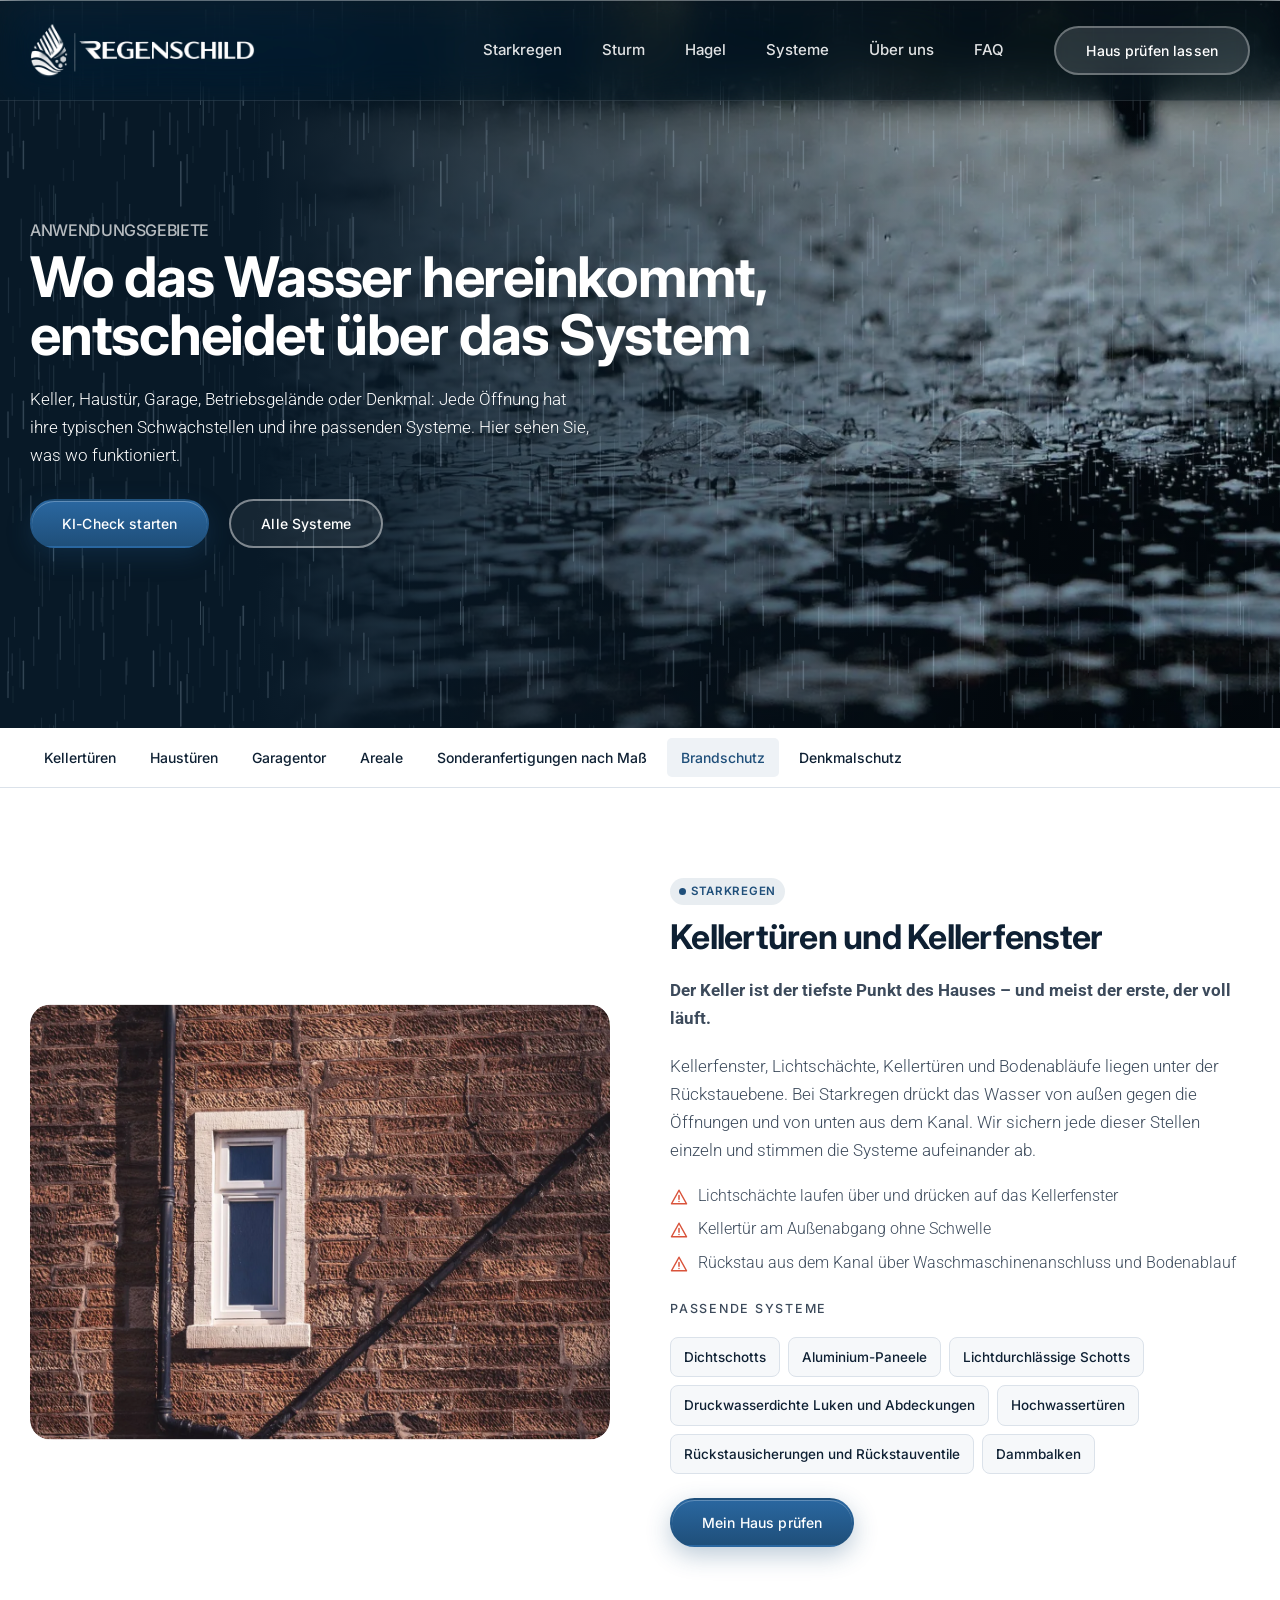
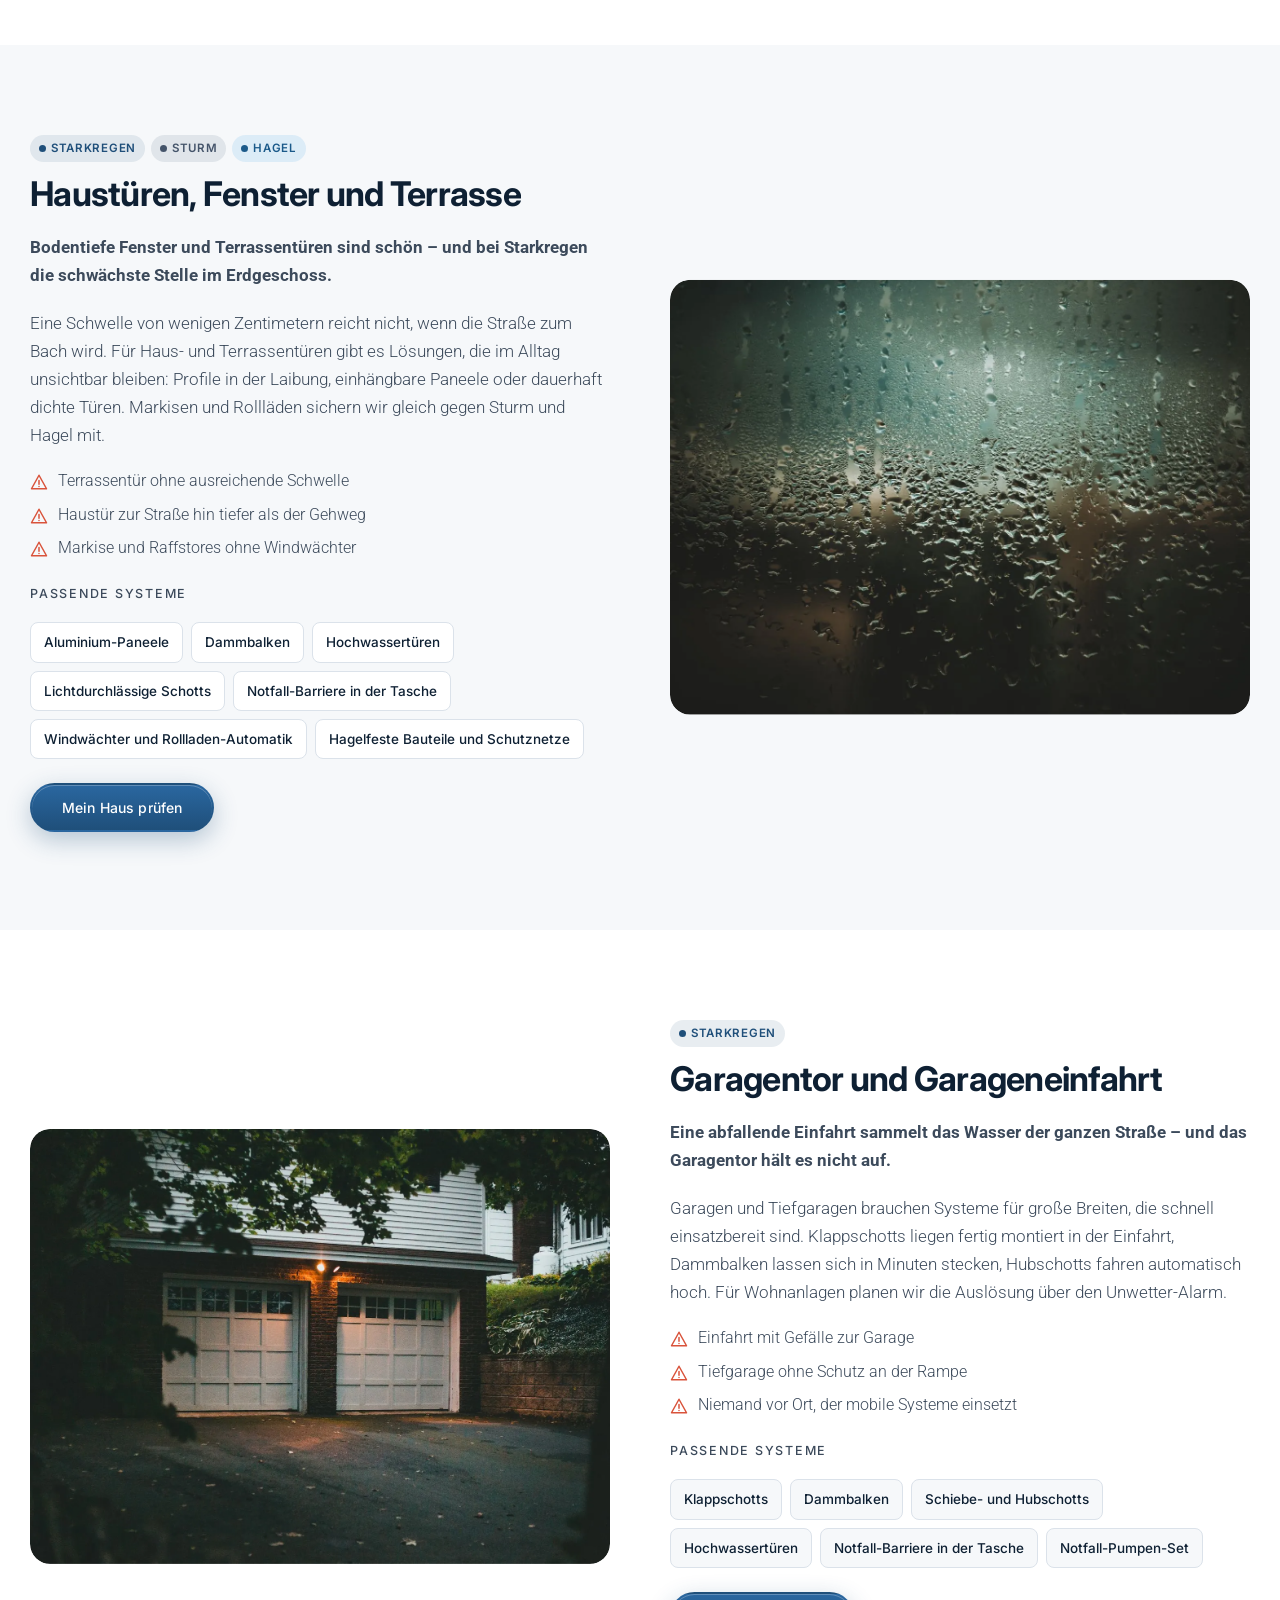
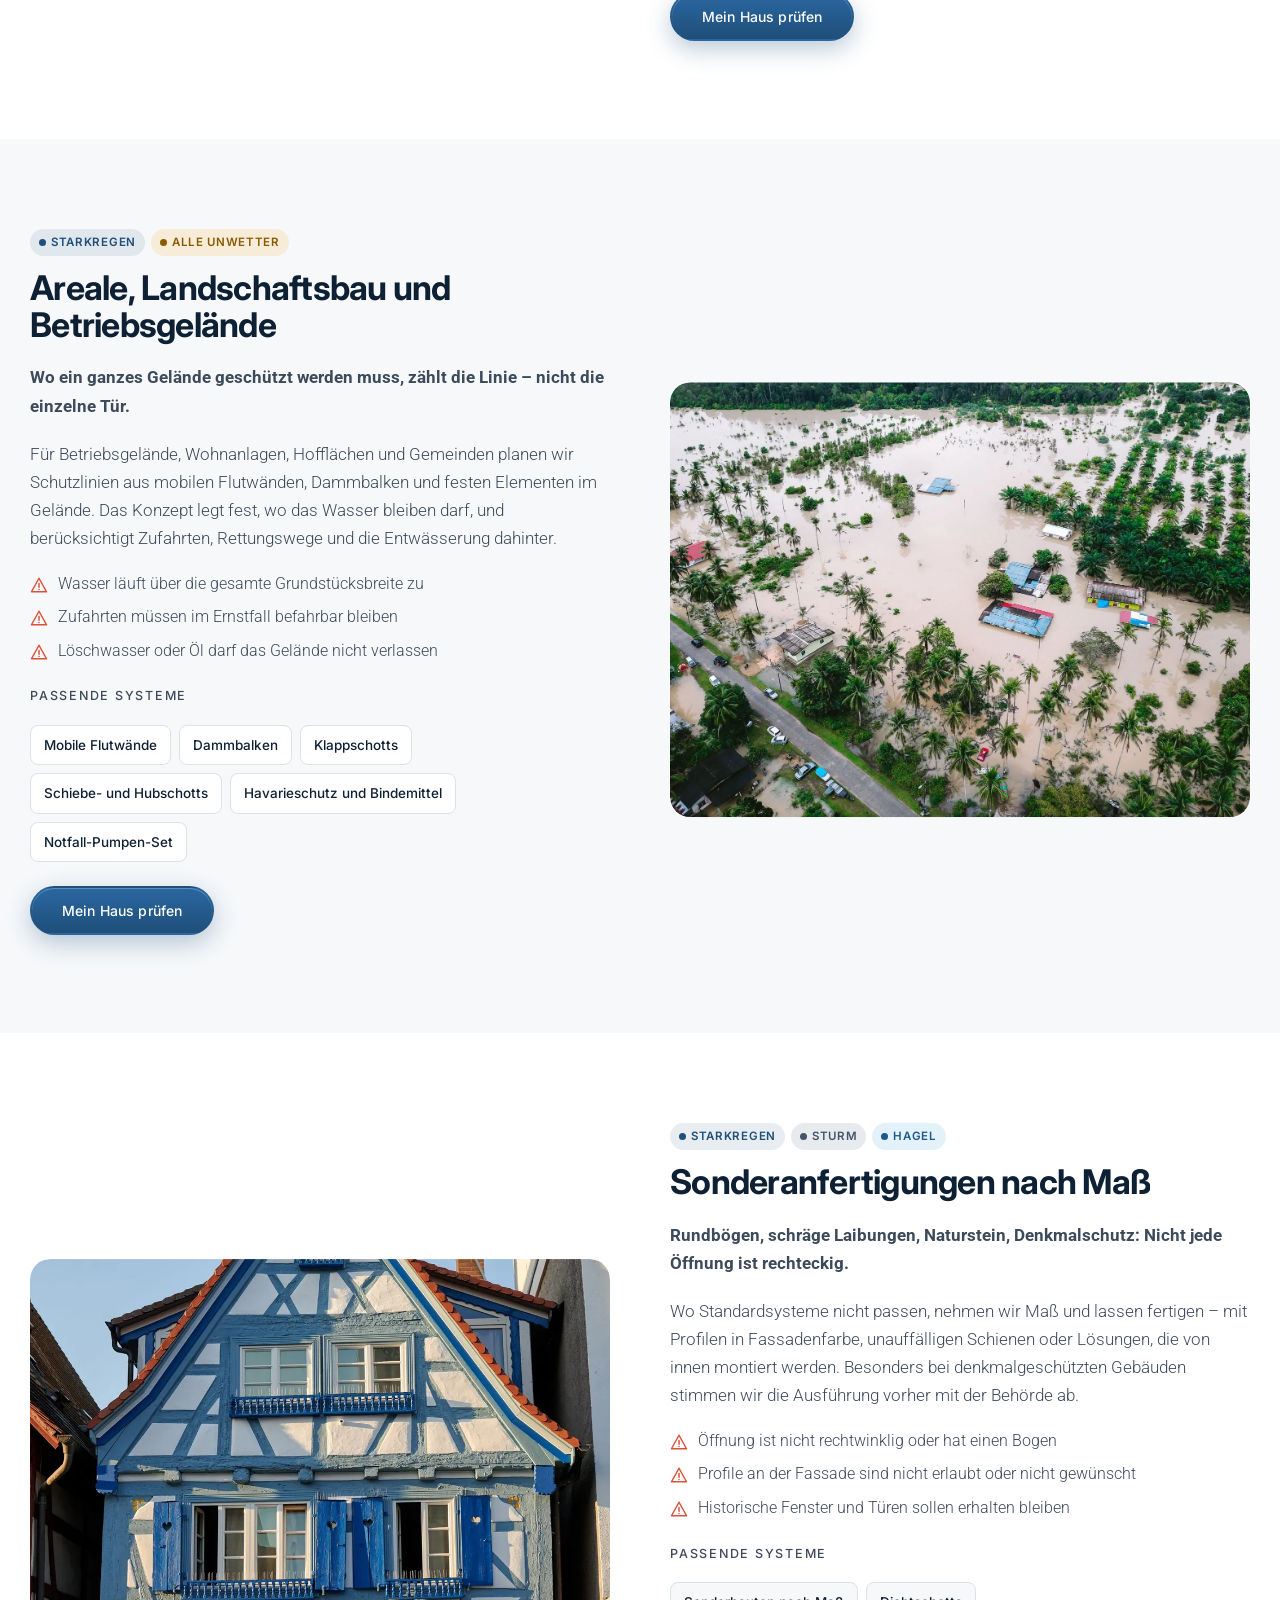
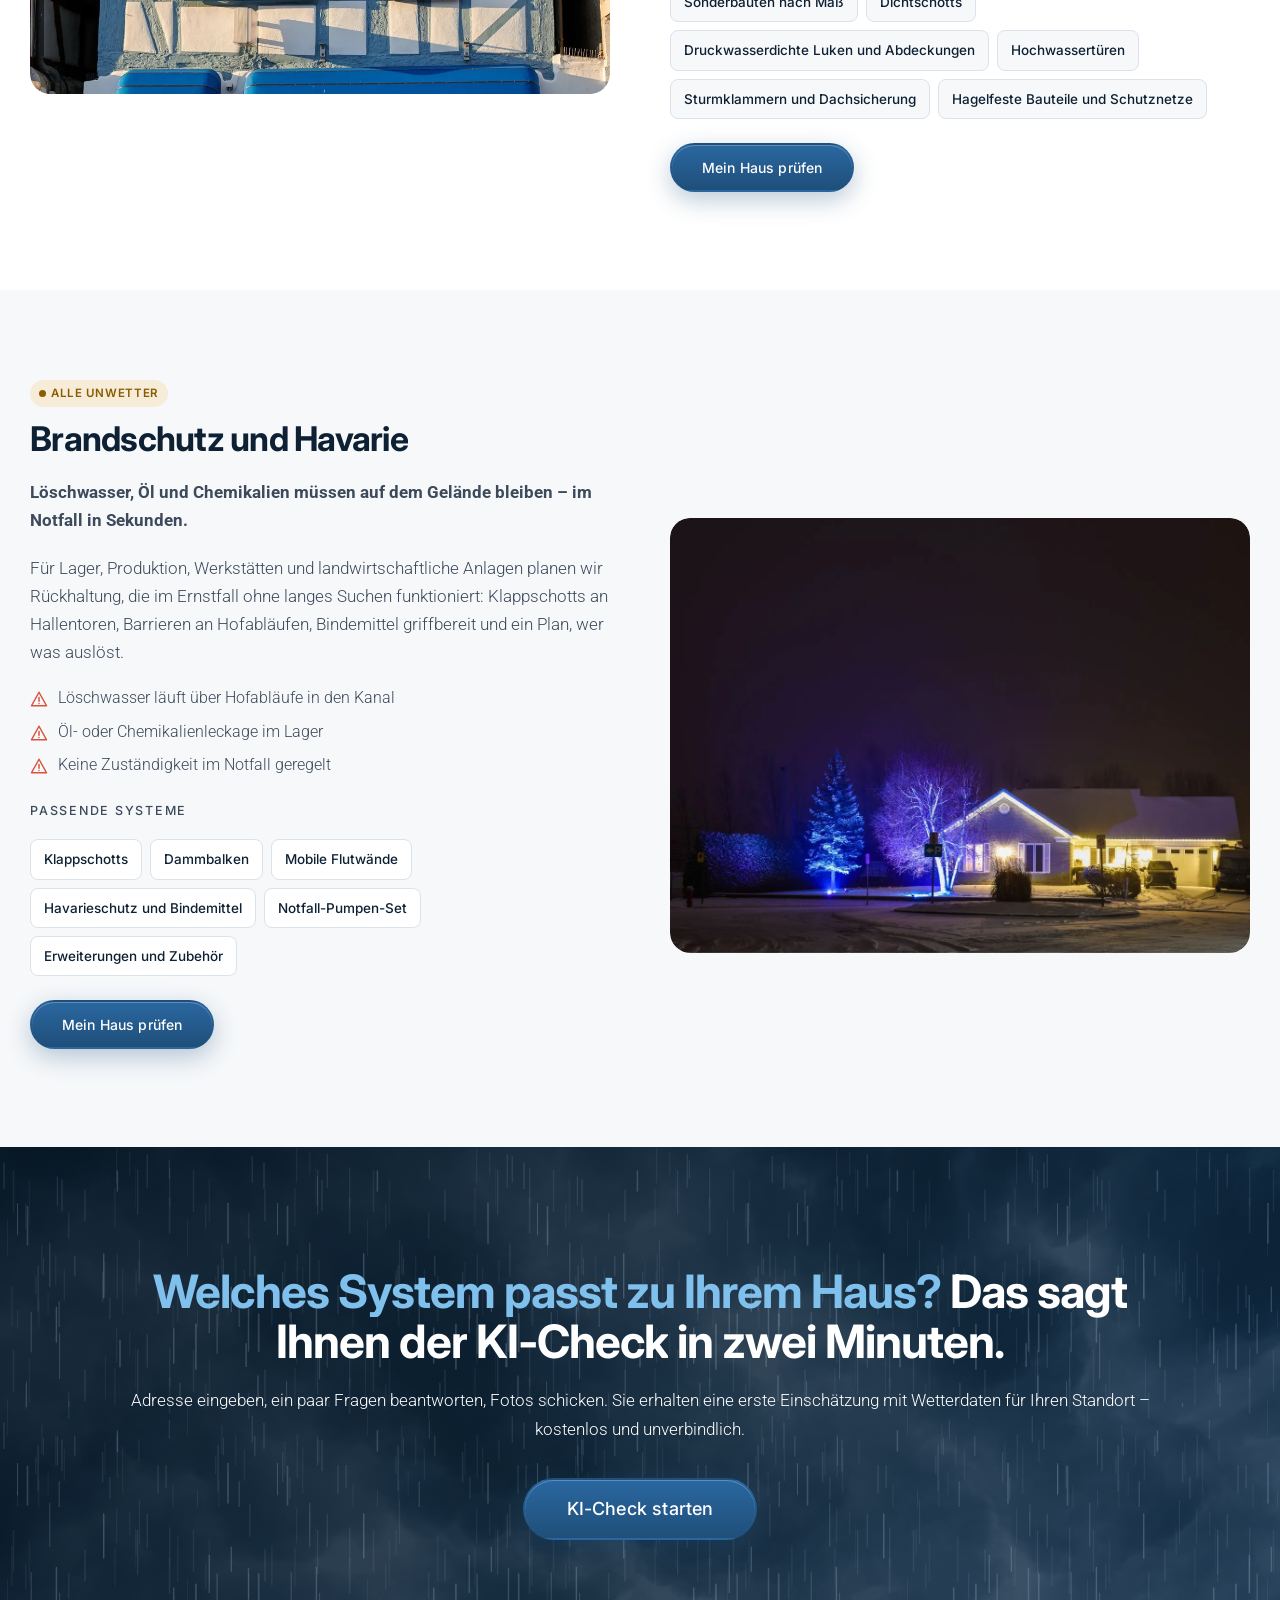
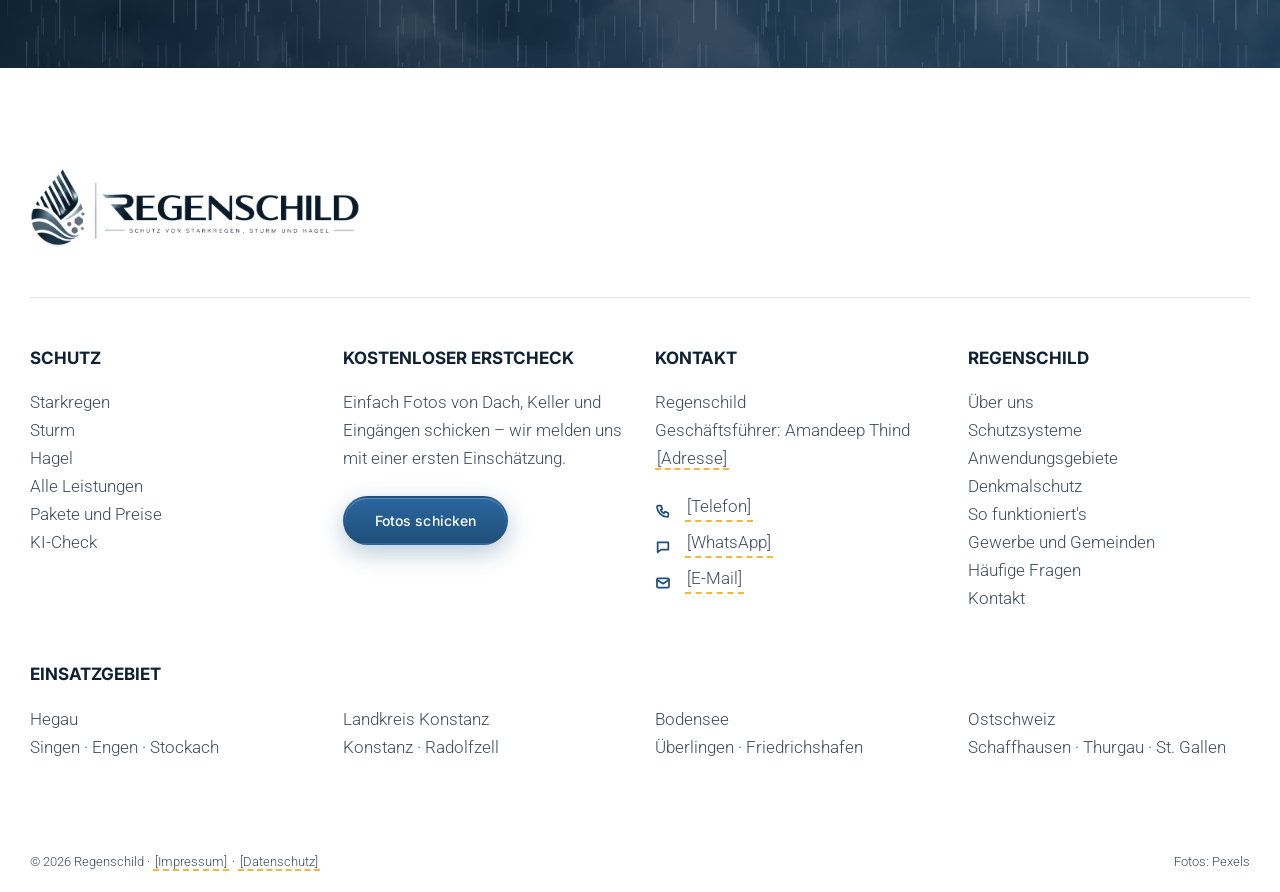
<file: anwendungsgebiete.html>
<!DOCTYPE html>
<html lang="de">
<head>
<meta charset="UTF-8">
<meta name="viewport" content="width=device-width, initial-scale=1, viewport-fit=cover">
<title>Anwendungsgebiete · Regenschild</title>
<meta name="description" content="Unwetterschutz für Kellertüren und Kellerfenster, Haustüren und Terrassen, Garagentore, Betriebsgelände, Sonderanfertigungen sowie Brandschutz und Havarie – mit den passenden Systemen je Anwendungsgebiet.">
<link rel="preconnect" href="https://fonts.googleapis.com">
<link rel="preconnect" href="https://fonts.gstatic.com" crossorigin>
<link href="https://fonts.googleapis.com/css2?family=Inter:wght@400;500;600;700&family=Roboto:wght@300;400;500;700&display=swap" rel="stylesheet">
<link rel="icon" type="image/png" href="[data-uri]">
<link rel="stylesheet" href="css/regenschild.css?v=c5be5141">
</head>
<body>

<!--HEADER-->
<header class="site-header" id="header">
  <div class="container header-inner">
    <a class="logo" href="index.html" aria-label="Regenschild – Startseite">
      <img class="logo-dark" src="img/logo/regenschild-logo.png" width="250" height="60" alt="Regenschild"><img class="logo-light" src="img/logo/regenschild-logo-white.png" width="250" height="60" alt="" aria-hidden="true">
    </a>
    <nav class="main-nav" id="main-nav" aria-label="Hauptnavigation">
      <ul class="menu">
        <li class="menu-item has-sub">
          <a href="starkregen.html"><span>Starkregen</span><svg class="i sub-arrow" viewBox="0 0 24 24" aria-hidden="true"><path d="M6 9l6 6 6-6"/></svg></a>
          <ul class="sub"><li><a href="starkregen.html#pruefen">Prüfen</a></li><li><a href="starkregen.html#schuetzen">Schützen</a></li><li><a href="starkregen.html#systeme">Systeme</a></li><li><a href="starkregen.html#notfall">Im Notfall</a></li></ul>
        </li>
        <li class="menu-item has-sub">
          <a href="sturm.html"><span>Sturm</span><svg class="i sub-arrow" viewBox="0 0 24 24" aria-hidden="true"><path d="M6 9l6 6 6-6"/></svg></a>
          <ul class="sub"><li><a href="sturm.html#pruefen">Prüfen</a></li><li><a href="sturm.html#schuetzen">Schützen</a></li><li><a href="sturm.html#systeme">Systeme</a></li><li><a href="sturm.html#notfall">Im Notfall</a></li></ul>
        </li>
        <li class="menu-item has-sub">
          <a href="hagel.html"><span>Hagel</span><svg class="i sub-arrow" viewBox="0 0 24 24" aria-hidden="true"><path d="M6 9l6 6 6-6"/></svg></a>
          <ul class="sub"><li><a href="hagel.html#pruefen">Prüfen</a></li><li><a href="hagel.html#schuetzen">Schützen</a></li><li><a href="hagel.html#systeme">Systeme</a></li><li><a href="hagel.html#notfall">Im Notfall</a></li></ul>
        </li>
        <li class="menu-item has-mega">
          <a href="systeme.html"><span>Systeme</span><svg class="i sub-arrow" viewBox="0 0 24 24" aria-hidden="true"><path d="M6 9l6 6 6-6"/></svg></a>
          <div class="mega mega-wide">
            <div class="mega-col"><div class="mega-title">Schutzsysteme</div><ul><li><a href="systeme.html#starkregen">Für Starkregen</a></li><li><a href="systeme.html#sturm">Für Sturm</a></li><li><a href="systeme.html#hagel">Für Hagel</a></li><li><a href="systeme.html#alle">Für alle Unwetter</a></li></ul></div>
            <div class="mega-col"><div class="mega-title">Anwendungsgebiete</div><ul><li><a href="anwendungsgebiete.html#keller">Keller und Kellerfenster</a></li><li><a href="anwendungsgebiete.html#haus">Haustür, Fenster, Terrasse</a></li><li><a href="anwendungsgebiete.html#garage">Garage und Einfahrt</a></li><li><a href="anwendungsgebiete.html#areale">Areale und Betriebsgelände</a></li><li><a href="anwendungsgebiete.html#sonder">Sonderanfertigungen</a></li><li><a href="anwendungsgebiete.html#brand">Brandschutz und Havarie</a></li></ul></div>
            <div class="mega-col"><div class="mega-title">Besondere Gebäude</div><ul><li><a href="denkmalschutz.html">Denkmalschutz</a></li><li><a href="index.html#gewerbe">Gewerbe und Gemeinden</a></li><li><a href="index.html#pakete">Pakete und Preise</a></li></ul></div>
          </div>
        </li>
        <li class="menu-item"><a href="ueber-uns.html"><span>Über uns</span></a></li>
        <li class="menu-item"><a href="index.html#faq"><span>FAQ</span></a></li>
      </ul>
    </nav>
    <a class="btn btn-primary header-cta" href="index.html#kontakt">Haus prüfen lassen</a>
    <button class="nav-toggle" id="nav-toggle" aria-controls="main-nav" aria-expanded="false" aria-label="Toggle Navigation"><span></span><span></span><span></span></button>
  </div>
</header>
<!--/HEADER-->
<main id="content">

<section class="hero" style="background-image: linear-gradient(90deg, rgb(8,25,39) 20%, rgba(7,22,36,.35) 80%), url('img/rain-ground.webp')">
  <div class="container">
    <div class="hero-content">
      <h1 class="hero-kicker">Anwendungsgebiete</h1>
      <h2 class="hero-title">Wo das Wasser hereinkommt, entscheidet über das System</h2>
      <p class="hero-text">Keller, Haustür, Garage, Betriebsgelände oder Denkmal: Jede Öffnung hat ihre typischen Schwachstellen und ihre passenden Systeme. Hier sehen Sie, was wo funktioniert.</p>
      <div class="btn-row">
        <a class="btn btn-primary" href="index.html#ki-check">KI-Check starten</a>
        <a class="btn btn-outline-white" href="systeme.html">Alle Systeme</a>
      </div>
    </div>
  </div>
</section>
<nav class="subnav" aria-label="Abschnitte"><div class="container"><a href="#keller">Kellertüren</a><a href="#haus">Haustüren</a><a href="#garage">Garagentor</a><a href="#areale">Areale</a><a href="#sonder">Sonderanfertigungen nach Maß</a><a href="#brand">Brandschutz</a><a href="denkmalschutz.html">Denkmalschutz</a></div></nav><div class="areas">
<section class="area" id="keller">
  <div class="container two-col">
    <div class="col-media"><img class="phase-img" src="img/kellerfenster.webp" alt="" loading="lazy"></div>
    <div class="col-text">
      <div class="tags"><span class="tag tag-r">Starkregen</span></div>
      <h2>Kellertüren und Kellerfenster</h2>
      <p><strong>Der Keller ist der tiefste Punkt des Hauses – und meist der erste, der voll läuft.</strong></p>
      <p>Kellerfenster, Lichtschächte, Kellertüren und Bodenabläufe liegen unter der Rückstauebene. Bei Starkregen drückt das Wasser von außen gegen die Öffnungen und von unten aus dem Kanal. Wir sichern jede dieser Stellen einzeln und stimmen die Systeme aufeinander ab.</p>
      <ul class="problems"><li><svg class="i" viewBox="0 0 24 24" aria-hidden="true"><path d="M12 3l10 18H2z"/><path d="M12 10v5M12 18h.01"/></svg>Lichtschächte laufen über und drücken auf das Kellerfenster</li><li><svg class="i" viewBox="0 0 24 24" aria-hidden="true"><path d="M12 3l10 18H2z"/><path d="M12 10v5M12 18h.01"/></svg>Kellertür am Außenabgang ohne Schwelle</li><li><svg class="i" viewBox="0 0 24 24" aria-hidden="true"><path d="M12 3l10 18H2z"/><path d="M12 10v5M12 18h.01"/></svg>Rückstau aus dem Kanal über Waschmaschinenanschluss und Bodenablauf</li></ul>
      <p class="kicker" style="margin:22px 0 0">Passende Systeme</p>
      <div class="sys-links"><a href="systeme.html#dichtschott">Dichtschotts</a><a href="systeme.html#alupaneele">Aluminium-Paneele</a><a href="systeme.html#klarschott">Lichtdurchlässige Schotts</a><a href="systeme.html#kellerluken">Druckwasserdichte Luken und Abdeckungen</a><a href="systeme.html#hochwassertueren">Hochwassertüren</a><a href="systeme.html#rueckstau">Rückstausicherungen und Rückstauventile</a><a href="systeme.html#dammbalken">Dammbalken</a></div>
      <a class="btn btn-primary" href="index.html#ki-check">Mein Haus prüfen</a>
    </div>
  </div>
</section>
<section class="area" id="haus">
  <div class="container two-col flip">
    <div class="col-media"><img class="phase-img" src="img/window-rain.webp" alt="" loading="lazy"></div>
    <div class="col-text">
      <div class="tags"><span class="tag tag-r">Starkregen</span><span class="tag tag-s">Sturm</span><span class="tag tag-h">Hagel</span></div>
      <h2>Haustüren, Fenster und Terrasse</h2>
      <p><strong>Bodentiefe Fenster und Terrassentüren sind schön – und bei Starkregen die schwächste Stelle im Erdgeschoss.</strong></p>
      <p>Eine Schwelle von wenigen Zentimetern reicht nicht, wenn die Straße zum Bach wird. Für Haus- und Terrassentüren gibt es Lösungen, die im Alltag unsichtbar bleiben: Profile in der Laibung, einhängbare Paneele oder dauerhaft dichte Türen. Markisen und Rollläden sichern wir gleich gegen Sturm und Hagel mit.</p>
      <ul class="problems"><li><svg class="i" viewBox="0 0 24 24" aria-hidden="true"><path d="M12 3l10 18H2z"/><path d="M12 10v5M12 18h.01"/></svg>Terrassentür ohne ausreichende Schwelle</li><li><svg class="i" viewBox="0 0 24 24" aria-hidden="true"><path d="M12 3l10 18H2z"/><path d="M12 10v5M12 18h.01"/></svg>Haustür zur Straße hin tiefer als der Gehweg</li><li><svg class="i" viewBox="0 0 24 24" aria-hidden="true"><path d="M12 3l10 18H2z"/><path d="M12 10v5M12 18h.01"/></svg>Markise und Raffstores ohne Windwächter</li></ul>
      <p class="kicker" style="margin:22px 0 0">Passende Systeme</p>
      <div class="sys-links"><a href="systeme.html#alupaneele">Aluminium-Paneele</a><a href="systeme.html#dammbalken">Dammbalken</a><a href="systeme.html#hochwassertueren">Hochwassertüren</a><a href="systeme.html#klarschott">Lichtdurchlässige Schotts</a><a href="systeme.html#notfallbarriere">Notfall-Barriere in der Tasche</a><a href="systeme.html#windwaechter">Windwächter und Rollladen-Automatik</a><a href="systeme.html#hagelschutz">Hagelfeste Bauteile und Schutznetze</a></div>
      <a class="btn btn-primary" href="index.html#ki-check">Mein Haus prüfen</a>
    </div>
  </div>
</section>
<section class="area" id="garage">
  <div class="container two-col">
    <div class="col-media"><img class="phase-img" src="img/garage.webp" alt="" loading="lazy"></div>
    <div class="col-text">
      <div class="tags"><span class="tag tag-r">Starkregen</span></div>
      <h2>Garagentor und Garageneinfahrt</h2>
      <p><strong>Eine abfallende Einfahrt sammelt das Wasser der ganzen Straße – und das Garagentor hält es nicht auf.</strong></p>
      <p>Garagen und Tiefgaragen brauchen Systeme für große Breiten, die schnell einsatzbereit sind. Klappschotts liegen fertig montiert in der Einfahrt, Dammbalken lassen sich in Minuten stecken, Hubschotts fahren automatisch hoch. Für Wohnanlagen planen wir die Auslösung über den Unwetter-Alarm.</p>
      <ul class="problems"><li><svg class="i" viewBox="0 0 24 24" aria-hidden="true"><path d="M12 3l10 18H2z"/><path d="M12 10v5M12 18h.01"/></svg>Einfahrt mit Gefälle zur Garage</li><li><svg class="i" viewBox="0 0 24 24" aria-hidden="true"><path d="M12 3l10 18H2z"/><path d="M12 10v5M12 18h.01"/></svg>Tiefgarage ohne Schutz an der Rampe</li><li><svg class="i" viewBox="0 0 24 24" aria-hidden="true"><path d="M12 3l10 18H2z"/><path d="M12 10v5M12 18h.01"/></svg>Niemand vor Ort, der mobile Systeme einsetzt</li></ul>
      <p class="kicker" style="margin:22px 0 0">Passende Systeme</p>
      <div class="sys-links"><a href="systeme.html#klappschott">Klappschotts</a><a href="systeme.html#dammbalken">Dammbalken</a><a href="systeme.html#hubschott">Schiebe- und Hubschotts</a><a href="systeme.html#hochwassertueren">Hochwassertüren</a><a href="systeme.html#notfallbarriere">Notfall-Barriere in der Tasche</a><a href="systeme.html#pumpen">Notfall-Pumpen-Set</a></div>
      <a class="btn btn-primary" href="index.html#ki-check">Mein Haus prüfen</a>
    </div>
  </div>
</section>
<section class="area" id="areale">
  <div class="container two-col flip">
    <div class="col-media"><img class="phase-img" src="img/flood-village.webp" alt="" loading="lazy"></div>
    <div class="col-text">
      <div class="tags"><span class="tag tag-r">Starkregen</span><span class="tag tag-all">Alle Unwetter</span></div>
      <h2>Areale, Landschaftsbau und Betriebsgelände</h2>
      <p><strong>Wo ein ganzes Gelände geschützt werden muss, zählt die Linie – nicht die einzelne Tür.</strong></p>
      <p>Für Betriebsgelände, Wohnanlagen, Hofflächen und Gemeinden planen wir Schutzlinien aus mobilen Flutwänden, Dammbalken und festen Elementen im Gelände. Das Konzept legt fest, wo das Wasser bleiben darf, und berücksichtigt Zufahrten, Rettungswege und die Entwässerung dahinter.</p>
      <ul class="problems"><li><svg class="i" viewBox="0 0 24 24" aria-hidden="true"><path d="M12 3l10 18H2z"/><path d="M12 10v5M12 18h.01"/></svg>Wasser läuft über die gesamte Grundstücksbreite zu</li><li><svg class="i" viewBox="0 0 24 24" aria-hidden="true"><path d="M12 3l10 18H2z"/><path d="M12 10v5M12 18h.01"/></svg>Zufahrten müssen im Ernstfall befahrbar bleiben</li><li><svg class="i" viewBox="0 0 24 24" aria-hidden="true"><path d="M12 3l10 18H2z"/><path d="M12 10v5M12 18h.01"/></svg>Löschwasser oder Öl darf das Gelände nicht verlassen</li></ul>
      <p class="kicker" style="margin:22px 0 0">Passende Systeme</p>
      <div class="sys-links"><a href="systeme.html#flutwand">Mobile Flutwände</a><a href="systeme.html#dammbalken">Dammbalken</a><a href="systeme.html#klappschott">Klappschotts</a><a href="systeme.html#hubschott">Schiebe- und Hubschotts</a><a href="systeme.html#havarie">Havarieschutz und Bindemittel</a><a href="systeme.html#pumpen">Notfall-Pumpen-Set</a></div>
      <a class="btn btn-primary" href="index.html#ki-check">Mein Haus prüfen</a>
    </div>
  </div>
</section>
<section class="area" id="sonder">
  <div class="container two-col">
    <div class="col-media"><img class="phase-img" src="img/fachwerk-blau.webp" alt="" loading="lazy"></div>
    <div class="col-text">
      <div class="tags"><span class="tag tag-r">Starkregen</span><span class="tag tag-s">Sturm</span><span class="tag tag-h">Hagel</span></div>
      <h2>Sonderanfertigungen nach Maß</h2>
      <p><strong>Rundbögen, schräge Laibungen, Naturstein, Denkmalschutz: Nicht jede Öffnung ist rechteckig.</strong></p>
      <p>Wo Standardsysteme nicht passen, nehmen wir Maß und lassen fertigen – mit Profilen in Fassadenfarbe, unauffälligen Schienen oder Lösungen, die von innen montiert werden. Besonders bei denkmalgeschützten Gebäuden stimmen wir die Ausführung vorher mit der Behörde ab.</p>
      <ul class="problems"><li><svg class="i" viewBox="0 0 24 24" aria-hidden="true"><path d="M12 3l10 18H2z"/><path d="M12 10v5M12 18h.01"/></svg>Öffnung ist nicht rechtwinklig oder hat einen Bogen</li><li><svg class="i" viewBox="0 0 24 24" aria-hidden="true"><path d="M12 3l10 18H2z"/><path d="M12 10v5M12 18h.01"/></svg>Profile an der Fassade sind nicht erlaubt oder nicht gewünscht</li><li><svg class="i" viewBox="0 0 24 24" aria-hidden="true"><path d="M12 3l10 18H2z"/><path d="M12 10v5M12 18h.01"/></svg>Historische Fenster und Türen sollen erhalten bleiben</li></ul>
      <p class="kicker" style="margin:22px 0 0">Passende Systeme</p>
      <div class="sys-links"><a href="systeme.html#sonderbauten">Sonderbauten nach Maß</a><a href="systeme.html#dichtschott">Dichtschotts</a><a href="systeme.html#kellerluken">Druckwasserdichte Luken und Abdeckungen</a><a href="systeme.html#hochwassertueren">Hochwassertüren</a><a href="systeme.html#sturmklammern">Sturmklammern und Dachsicherung</a><a href="systeme.html#hagelschutz">Hagelfeste Bauteile und Schutznetze</a></div>
      <a class="btn btn-primary" href="index.html#ki-check">Mein Haus prüfen</a>
    </div>
  </div>
</section>
<section class="area" id="brand">
  <div class="container two-col flip">
    <div class="col-media"><img class="phase-img" src="img/house-night.webp" alt="" loading="lazy"></div>
    <div class="col-text">
      <div class="tags"><span class="tag tag-all">Alle Unwetter</span></div>
      <h2>Brandschutz und Havarie</h2>
      <p><strong>Löschwasser, Öl und Chemikalien müssen auf dem Gelände bleiben – im Notfall in Sekunden.</strong></p>
      <p>Für Lager, Produktion, Werkstätten und landwirtschaftliche Anlagen planen wir Rückhaltung, die im Ernstfall ohne langes Suchen funktioniert: Klappschotts an Hallentoren, Barrieren an Hofabläufen, Bindemittel griffbereit und ein Plan, wer was auslöst.</p>
      <ul class="problems"><li><svg class="i" viewBox="0 0 24 24" aria-hidden="true"><path d="M12 3l10 18H2z"/><path d="M12 10v5M12 18h.01"/></svg>Löschwasser läuft über Hofabläufe in den Kanal</li><li><svg class="i" viewBox="0 0 24 24" aria-hidden="true"><path d="M12 3l10 18H2z"/><path d="M12 10v5M12 18h.01"/></svg>Öl- oder Chemikalienleckage im Lager</li><li><svg class="i" viewBox="0 0 24 24" aria-hidden="true"><path d="M12 3l10 18H2z"/><path d="M12 10v5M12 18h.01"/></svg>Keine Zuständigkeit im Notfall geregelt</li></ul>
      <p class="kicker" style="margin:22px 0 0">Passende Systeme</p>
      <div class="sys-links"><a href="systeme.html#klappschott">Klappschotts</a><a href="systeme.html#dammbalken">Dammbalken</a><a href="systeme.html#flutwand">Mobile Flutwände</a><a href="systeme.html#havarie">Havarieschutz und Bindemittel</a><a href="systeme.html#pumpen">Notfall-Pumpen-Set</a><a href="systeme.html#zubehoer">Erweiterungen und Zubehör</a></div>
      <a class="btn btn-primary" href="index.html#ki-check">Mein Haus prüfen</a>
    </div>
  </div>
</section></div>
<section class="cta-banner" id="kontakt">
  <div class="container">
    <h2 class="center light"><span class="accent">Welches System passt zu Ihrem Haus?</span> Das sagt Ihnen der KI-Check in zwei Minuten.</h2>
    <p class="center light">Adresse eingeben, ein paar Fragen beantworten, Fotos schicken. Sie erhalten eine erste Einschätzung mit Wetterdaten für Ihren Standort – kostenlos und unverbindlich.</p>
    <div class="center"><a class="btn btn-primary btn-lg" href="index.html#ki-check">KI-Check starten</a></div>
  </div>
</section>

</main>
<!--FOOTER-->
<footer class="site-footer">
  <div class="container wide">
    <div class="footer-brand">
      <img src="img/logo/regenschild-logo-full.png" width="330" height="79" alt="Regenschild – Schutz vor Starkregen, Sturm und Hagel" loading="lazy">
    </div>
    <div class="footer-grid">
      <div class="footer-col">
        <h4>Schutz</h4>
        <p class="links">
          <a href="starkregen.html">Starkregen</a><br>
          <a href="sturm.html">Sturm</a><br>
          <a href="hagel.html">Hagel</a><br>
          <a href="index.html#leistungen">Alle Leistungen</a><br>
          <a href="index.html#pakete">Pakete und Preise</a><br>
          <a href="index.html#ki-check">KI-Check</a>
        </p>
      </div>
      <div class="footer-col">
        <h4>Kostenloser Erstcheck</h4>
        <p>Einfach Fotos von Dach, Keller und Eingängen schicken – wir melden uns mit einer ersten Einschätzung.</p>
        <a class="btn btn-primary" href="index.html#kontakt">Fotos schicken</a>
      </div>
      <div class="footer-col">
        <h4>Kontakt</h4>
        <p>Regenschild<br>Geschäftsführer: Amandeep Thind<br><span class="ph">[Adresse]</span></p>
        <ul class="icon-list contact-list">
          <li><svg class="i" viewBox="0 0 24 24" aria-hidden="true"><path d="M5 4h4l2 5-2.5 1.5a11 11 0 0 0 5 5L15 13l5 2v4a2 2 0 0 1-2 2A16 16 0 0 1 3 6a2 2 0 0 1 2-2z"/></svg><span class="ph">[Telefon]</span></li>
          <li><svg class="i" viewBox="0 0 24 24" aria-hidden="true"><path d="M4 5h16v11H9l-5 4z"/></svg><span class="ph">[WhatsApp]</span></li>
          <li><svg class="i" viewBox="0 0 24 24" aria-hidden="true"><rect x="3" y="5" width="18" height="14" rx="2"/><path d="M3 7l9 6 9-6"/></svg><span class="ph">[E-Mail]</span></li>
        </ul>
      </div>
      <div class="footer-col">
        <h4>Regenschild</h4>
        <p class="links">
          <a href="ueber-uns.html">Über uns</a><br>
          <a href="systeme.html">Schutzsysteme</a><br>
          <a href="anwendungsgebiete.html">Anwendungsgebiete</a><br>
          <a href="denkmalschutz.html">Denkmalschutz</a><br>
          <a href="index.html#ablauf">So funktioniert's</a><br>
          <a href="index.html#gewerbe">Gewerbe und Gemeinden</a><br>
          <a href="index.html#faq">Häufige Fragen</a><br>
          <a href="index.html#kontakt">Kontakt</a>
        </p>
      </div>
    </div>
    <div class="footer-services">
      <h4>Einsatzgebiet</h4>
      <div class="footer-grid">
        <p class="links">Hegau<br>Singen · Engen · Stockach</p>
        <p class="links">Landkreis Konstanz<br>Konstanz · Radolfzell</p>
        <p class="links">Bodensee<br>Überlingen · Friedrichshafen</p>
        <p class="links">Ostschweiz<br>Schaffhausen · Thurgau · St. Gallen</p>
      </div>
    </div>
  </div>
  <div class="container copyright">
    <p>© 2026 Regenschild · <span class="ph">[Impressum]</span> · <span class="ph">[Datenschutz]</span></p>
    <p>Fotos: Pexels</p>
  </div>
</footer>

<aside class="floating-buttons" aria-label="Schnellkontakt">
  <a href="index.html#kontakt"><i><svg class="i" viewBox="0 0 24 24" aria-hidden="true"><path d="M5 4h4l2 5-2.5 1.5a11 11 0 0 0 5 5L15 13l5 2v4a2 2 0 0 1-2 2A16 16 0 0 1 3 6a2 2 0 0 1 2-2z"/></svg></i><span>Jetzt anrufen</span></a>
  <a href="index.html#kontakt"><i><svg class="i" viewBox="0 0 24 24" aria-hidden="true"><rect x="3" y="5" width="18" height="14" rx="2"/><path d="M3 7l9 6 9-6"/></svg></i><span>E-Mail schreiben</span></a>
  <a href="index.html#kontakt"><i><svg class="i" viewBox="0 0 24 24" aria-hidden="true"><path d="M4 5h16v11H9l-5 4z"/></svg></i><span>Fotos per WhatsApp</span></a>
  <a href="index.html#ki-check"><i><svg class="i" viewBox="0 0 24 24" aria-hidden="true"><path d="M9.5 13l2 2 3.5-4"/><rect x="5" y="3" width="14" height="18" rx="2"/></svg></i><span>KI-Check</span></a>
</aside>
<div class="mobile-bar" aria-label="Schnellkontakt mobil">
  <a href="index.html#kontakt"><svg class="i" viewBox="0 0 24 24" aria-hidden="true"><path d="M5 4h4l2 5-2.5 1.5a11 11 0 0 0 5 5L15 13l5 2v4a2 2 0 0 1-2 2A16 16 0 0 1 3 6a2 2 0 0 1 2-2z"/></svg>Telefon</a>
  <a href="index.html#kontakt"><svg class="i" viewBox="0 0 24 24" aria-hidden="true"><path d="M4 5h16v11H9l-5 4z"/></svg>Kontakt</a>
  <a href="index.html#ki-check"><svg class="i" viewBox="0 0 24 24" aria-hidden="true"><path d="M9.5 13l2 2 3.5-4"/><rect x="5" y="3" width="14" height="18" rx="2"/></svg>Haus prüfen</a>
</div>
<a href="#" class="to-top" id="to-top" aria-label="Nach oben"><svg class="i" viewBox="0 0 24 24" aria-hidden="true"><path d="M6 15l6-6 6 6"/></svg></a>
<!--/FOOTER-->

<script src="js/regenschild.js?v=c5be5141"></script>
</body>
</html>
</file>
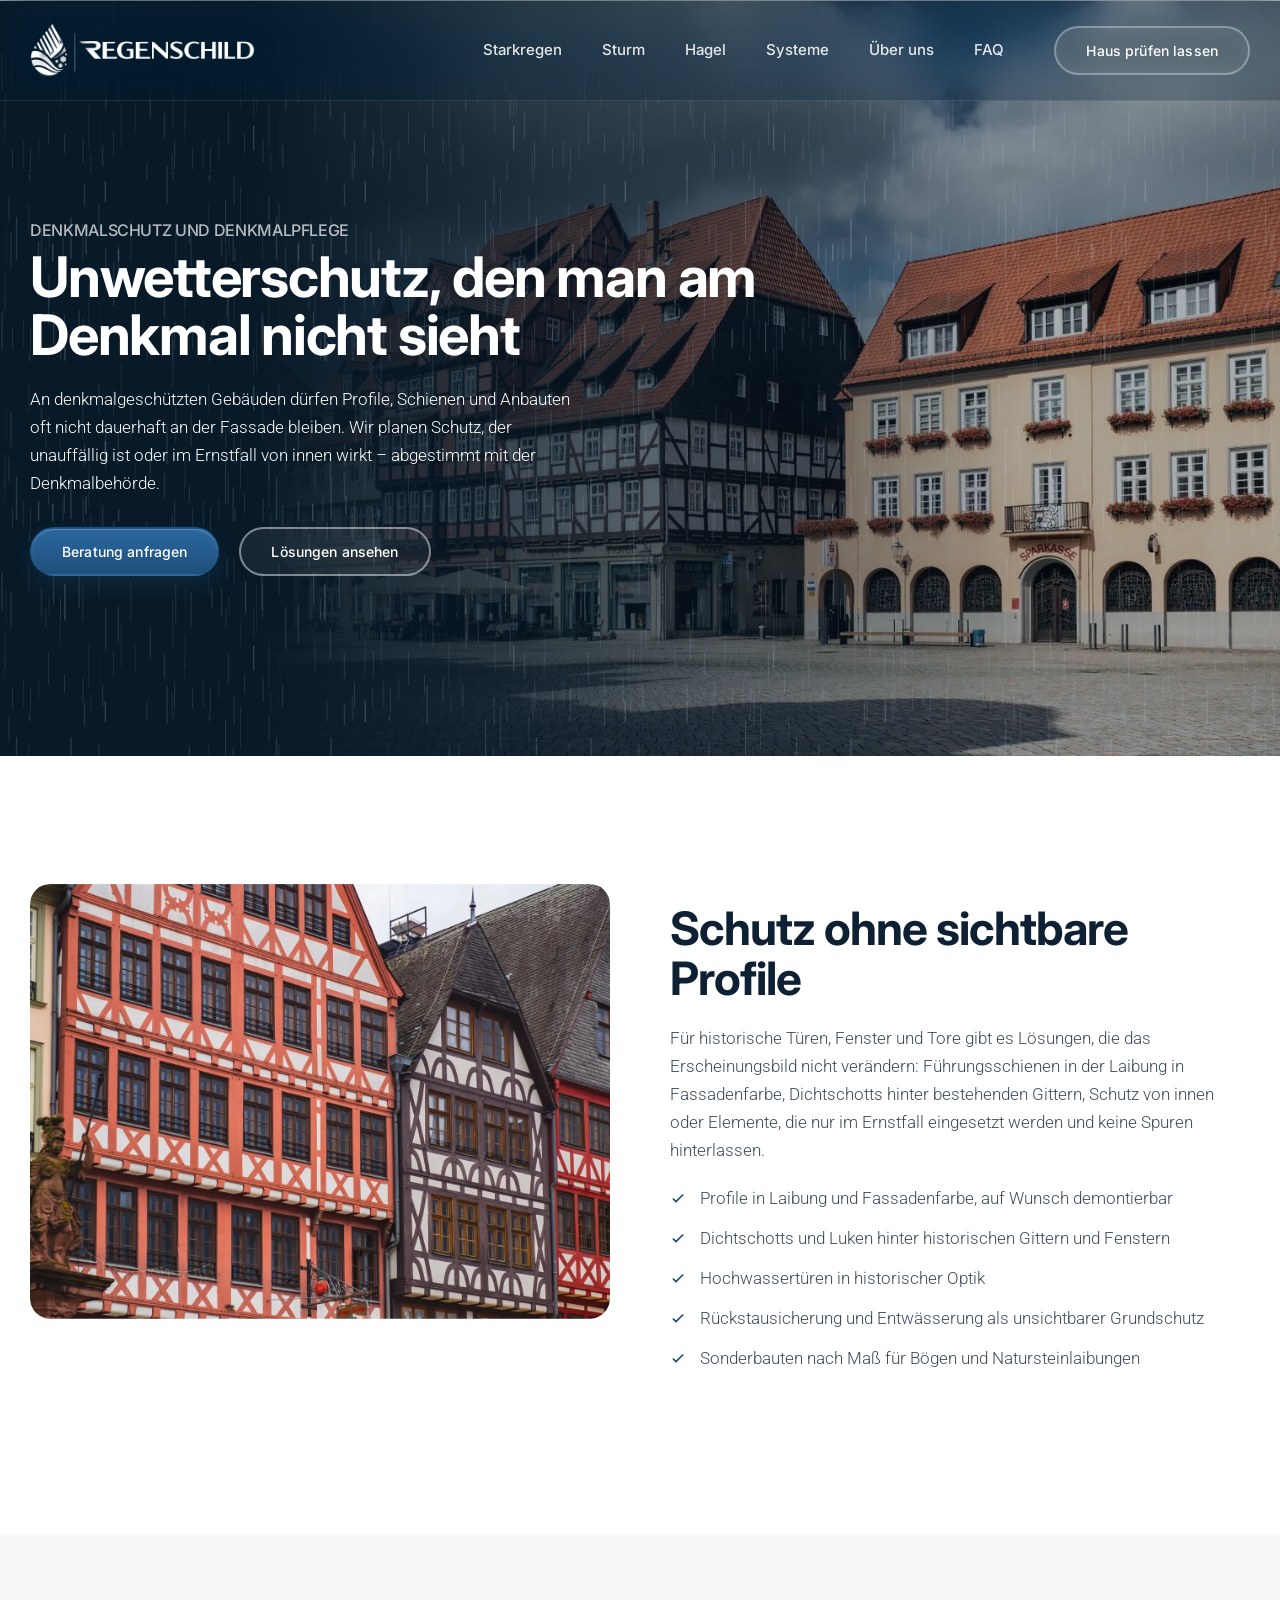
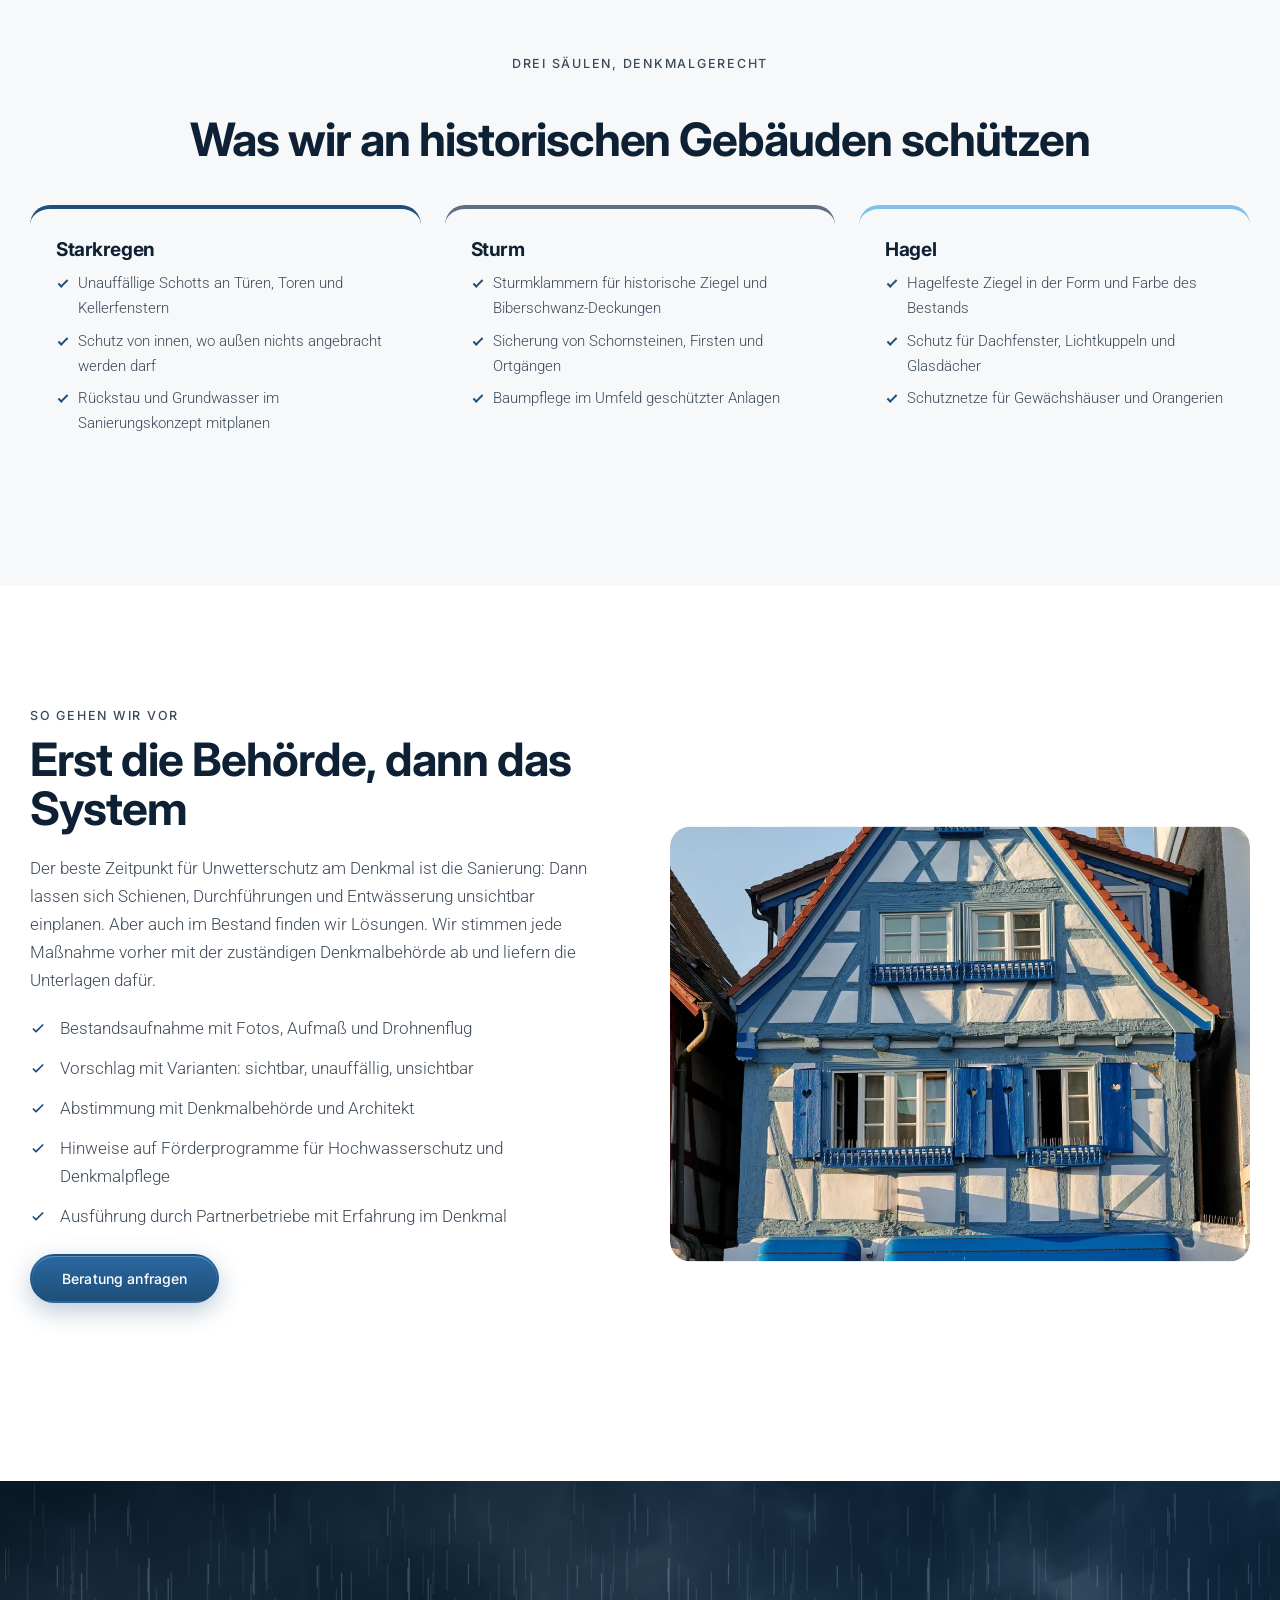
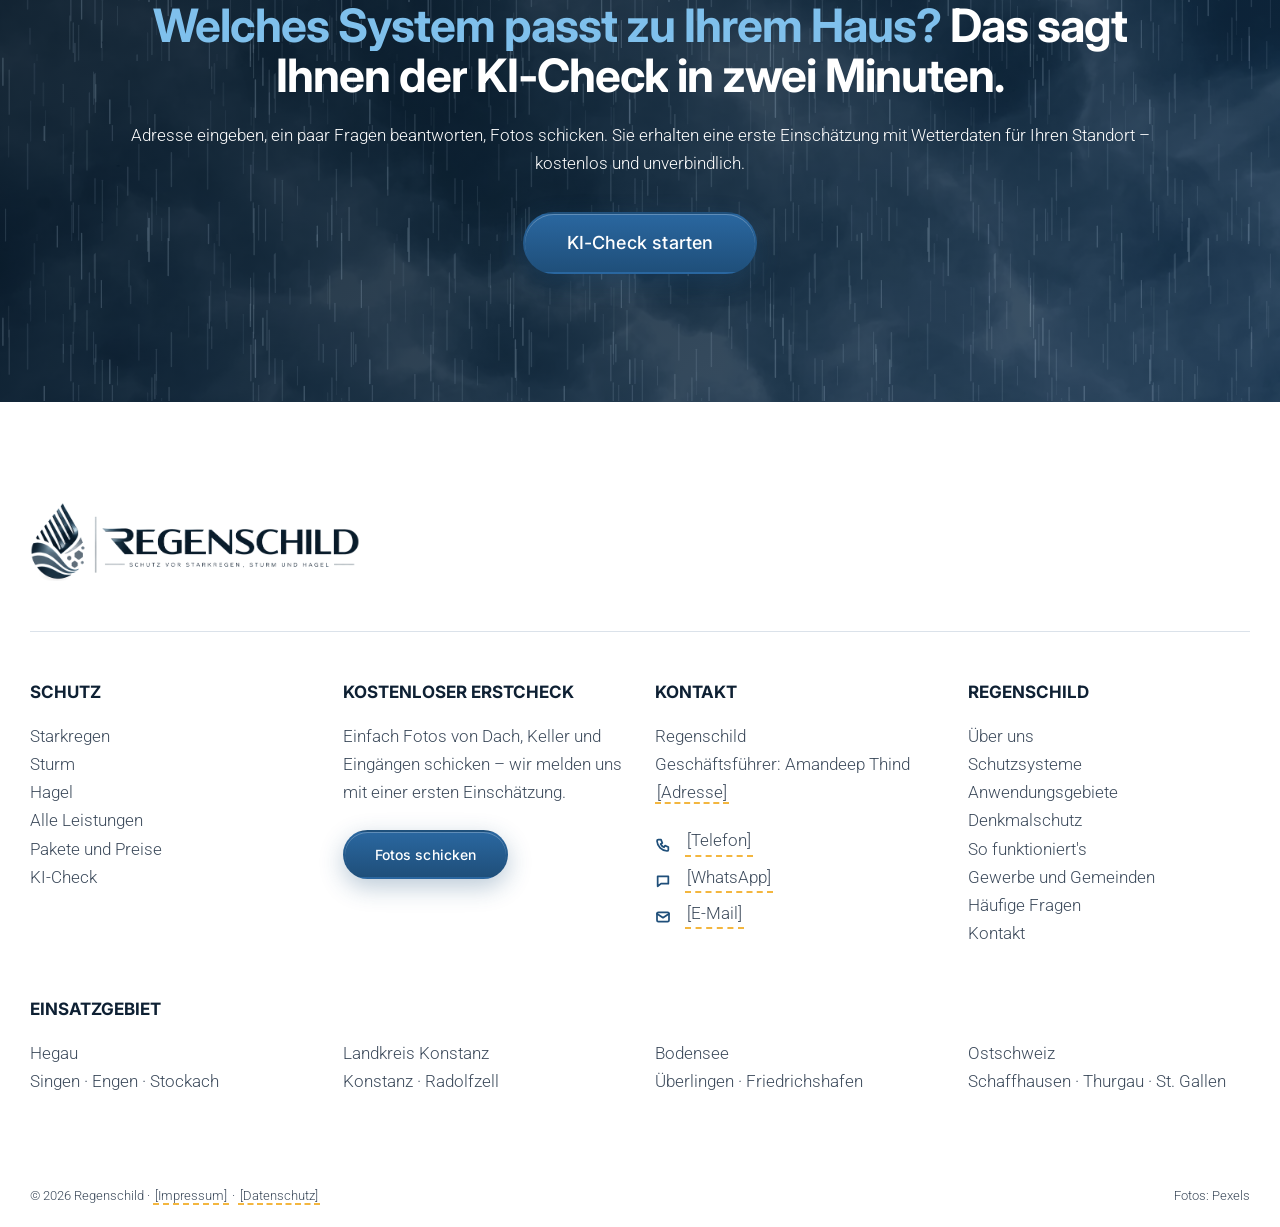
<file: denkmalschutz.html>
<!DOCTYPE html>
<html lang="de">
<head>
<meta charset="UTF-8">
<meta name="viewport" content="width=device-width, initial-scale=1, viewport-fit=cover">
<title>Denkmalschutz · Regenschild</title>
<meta name="description" content="Unwetterschutz an denkmalgeschützten Gebäuden: unauffällige Schotts, Schutz von innen, denkmalgerechte Sturm- und Hagelsicherung, Abstimmung mit der Denkmalbehörde. Regenschild in Hegau, Bodensee und Ostschweiz.">
<link rel="preconnect" href="https://fonts.googleapis.com">
<link rel="preconnect" href="https://fonts.gstatic.com" crossorigin>
<link href="https://fonts.googleapis.com/css2?family=Inter:wght@400;500;600;700&family=Roboto:wght@300;400;500;700&display=swap" rel="stylesheet">
<link rel="icon" type="image/png" href="[data-uri]">
<link rel="stylesheet" href="css/regenschild.css?v=c5be5141">
</head>
<body>

<!--HEADER-->
<header class="site-header" id="header">
  <div class="container header-inner">
    <a class="logo" href="index.html" aria-label="Regenschild – Startseite">
      <img class="logo-dark" src="img/logo/regenschild-logo.png" width="250" height="60" alt="Regenschild"><img class="logo-light" src="img/logo/regenschild-logo-white.png" width="250" height="60" alt="" aria-hidden="true">
    </a>
    <nav class="main-nav" id="main-nav" aria-label="Hauptnavigation">
      <ul class="menu">
        <li class="menu-item has-sub">
          <a href="starkregen.html"><span>Starkregen</span><svg class="i sub-arrow" viewBox="0 0 24 24" aria-hidden="true"><path d="M6 9l6 6 6-6"/></svg></a>
          <ul class="sub"><li><a href="starkregen.html#pruefen">Prüfen</a></li><li><a href="starkregen.html#schuetzen">Schützen</a></li><li><a href="starkregen.html#systeme">Systeme</a></li><li><a href="starkregen.html#notfall">Im Notfall</a></li></ul>
        </li>
        <li class="menu-item has-sub">
          <a href="sturm.html"><span>Sturm</span><svg class="i sub-arrow" viewBox="0 0 24 24" aria-hidden="true"><path d="M6 9l6 6 6-6"/></svg></a>
          <ul class="sub"><li><a href="sturm.html#pruefen">Prüfen</a></li><li><a href="sturm.html#schuetzen">Schützen</a></li><li><a href="sturm.html#systeme">Systeme</a></li><li><a href="sturm.html#notfall">Im Notfall</a></li></ul>
        </li>
        <li class="menu-item has-sub">
          <a href="hagel.html"><span>Hagel</span><svg class="i sub-arrow" viewBox="0 0 24 24" aria-hidden="true"><path d="M6 9l6 6 6-6"/></svg></a>
          <ul class="sub"><li><a href="hagel.html#pruefen">Prüfen</a></li><li><a href="hagel.html#schuetzen">Schützen</a></li><li><a href="hagel.html#systeme">Systeme</a></li><li><a href="hagel.html#notfall">Im Notfall</a></li></ul>
        </li>
        <li class="menu-item has-mega">
          <a href="systeme.html"><span>Systeme</span><svg class="i sub-arrow" viewBox="0 0 24 24" aria-hidden="true"><path d="M6 9l6 6 6-6"/></svg></a>
          <div class="mega mega-wide">
            <div class="mega-col"><div class="mega-title">Schutzsysteme</div><ul><li><a href="systeme.html#starkregen">Für Starkregen</a></li><li><a href="systeme.html#sturm">Für Sturm</a></li><li><a href="systeme.html#hagel">Für Hagel</a></li><li><a href="systeme.html#alle">Für alle Unwetter</a></li></ul></div>
            <div class="mega-col"><div class="mega-title">Anwendungsgebiete</div><ul><li><a href="anwendungsgebiete.html#keller">Keller und Kellerfenster</a></li><li><a href="anwendungsgebiete.html#haus">Haustür, Fenster, Terrasse</a></li><li><a href="anwendungsgebiete.html#garage">Garage und Einfahrt</a></li><li><a href="anwendungsgebiete.html#areale">Areale und Betriebsgelände</a></li><li><a href="anwendungsgebiete.html#sonder">Sonderanfertigungen</a></li><li><a href="anwendungsgebiete.html#brand">Brandschutz und Havarie</a></li></ul></div>
            <div class="mega-col"><div class="mega-title">Besondere Gebäude</div><ul><li><a href="denkmalschutz.html">Denkmalschutz</a></li><li><a href="index.html#gewerbe">Gewerbe und Gemeinden</a></li><li><a href="index.html#pakete">Pakete und Preise</a></li></ul></div>
          </div>
        </li>
        <li class="menu-item"><a href="ueber-uns.html"><span>Über uns</span></a></li>
        <li class="menu-item"><a href="index.html#faq"><span>FAQ</span></a></li>
      </ul>
    </nav>
    <a class="btn btn-primary header-cta" href="index.html#kontakt">Haus prüfen lassen</a>
    <button class="nav-toggle" id="nav-toggle" aria-controls="main-nav" aria-expanded="false" aria-label="Toggle Navigation"><span></span><span></span><span></span></button>
  </div>
</header>
<!--/HEADER-->
<main id="content">

<section class="hero" style="background-image: linear-gradient(90deg, rgb(8,25,39) 20%, rgba(7,22,36,.35) 80%), url('img/denkmal-platz.webp')">
  <div class="container">
    <div class="hero-content">
      <h1 class="hero-kicker">Denkmalschutz und Denkmalpflege</h1>
      <h2 class="hero-title">Unwetterschutz, den man am Denkmal nicht sieht</h2>
      <p class="hero-text">An denkmalgeschützten Gebäuden dürfen Profile, Schienen und Anbauten oft nicht dauerhaft an der Fassade bleiben. Wir planen Schutz, der unauffällig ist oder im Ernstfall von innen wirkt – abgestimmt mit der Denkmalbehörde.</p>
      <div class="btn-row">
        <a class="btn btn-primary" href="index.html#kontakt">Beratung anfragen</a>
        <a class="btn btn-outline-white" href="#loesungen">Lösungen ansehen</a>
      </div>
    </div>
  </div>
</section>

<section class="section intro" id="loesungen">
  <div class="container two-col">
    <div class="col-media"><img class="phase-img" src="img/fachwerk.webp" alt="" loading="lazy"></div>
    <div class="col-text">
      <p class="kicker">Starkregen am Denkmal</p>
      <h2>Schutz ohne sichtbare Profile</h2>
      <p>Für historische Türen, Fenster und Tore gibt es Lösungen, die das Erscheinungsbild nicht verändern: Führungsschienen in der Laibung in Fassadenfarbe, Dichtschotts hinter bestehenden Gittern, Schutz von innen oder Elemente, die nur im Ernstfall eingesetzt werden und keine Spuren hinterlassen.</p>
      <ul class="icon-list"><li><svg class="i" viewBox="0 0 24 24" aria-hidden="true"><path d="M5 12l4 4L19 6"/></svg>Profile in Laibung und Fassadenfarbe, auf Wunsch demontierbar</li><li><svg class="i" viewBox="0 0 24 24" aria-hidden="true"><path d="M5 12l4 4L19 6"/></svg>Dichtschotts und Luken hinter historischen Gittern und Fenstern</li><li><svg class="i" viewBox="0 0 24 24" aria-hidden="true"><path d="M5 12l4 4L19 6"/></svg>Hochwassertüren in historischer Optik</li><li><svg class="i" viewBox="0 0 24 24" aria-hidden="true"><path d="M5 12l4 4L19 6"/></svg>Rückstausicherung und Entwässerung als unsichtbarer Grundschutz</li><li><svg class="i" viewBox="0 0 24 24" aria-hidden="true"><path d="M5 12l4 4L19 6"/></svg>Sonderbauten nach Maß für Bögen und Natursteinlaibungen</li></ul>
    </div>
  </div>
</section>
<section class="section" style="background:var(--c-grey-1)">
  <div class="container">
    <p class="kicker center">Drei Säulen, denkmalgerecht</p>
    <h2 class="center" style="margin-bottom:40px">Was wir an historischen Gebäuden schützen</h2>
    <div class="pillar-blocks">
      <div class="pillar-block"><h3>Starkregen</h3><ul><li>Unauffällige Schotts an Türen, Toren und Kellerfenstern</li><li>Schutz von innen, wo außen nichts angebracht werden darf</li><li>Rückstau und Grundwasser im Sanierungskonzept mitplanen</li></ul></div>
      <div class="pillar-block s"><h3>Sturm</h3><ul><li>Sturmklammern für historische Ziegel und Biberschwanz-Deckungen</li><li>Sicherung von Schornsteinen, Firsten und Ortgängen</li><li>Baumpflege im Umfeld geschützter Anlagen</li></ul></div>
      <div class="pillar-block h"><h3>Hagel</h3><ul><li>Hagelfeste Ziegel in der Form und Farbe des Bestands</li><li>Schutz für Dachfenster, Lichtkuppeln und Glasdächer</li><li>Schutznetze für Gewächshäuser und Orangerien</li></ul></div>
    </div>
  </div>
</section>
<section class="section intro">
  <div class="container two-col">
    <div class="col-text">
      <p class="kicker">So gehen wir vor</p>
      <h2>Erst die Behörde, dann das System</h2>
      <p>Der beste Zeitpunkt für Unwetterschutz am Denkmal ist die Sanierung: Dann lassen sich Schienen, Durchführungen und Entwässerung unsichtbar einplanen. Aber auch im Bestand finden wir Lösungen. Wir stimmen jede Maßnahme vorher mit der zuständigen Denkmalbehörde ab und liefern die Unterlagen dafür.</p>
      <ul class="icon-list"><li><svg class="i" viewBox="0 0 24 24" aria-hidden="true"><path d="M5 12l4 4L19 6"/></svg>Bestandsaufnahme mit Fotos, Aufmaß und Drohnenflug</li><li><svg class="i" viewBox="0 0 24 24" aria-hidden="true"><path d="M5 12l4 4L19 6"/></svg>Vorschlag mit Varianten: sichtbar, unauffällig, unsichtbar</li><li><svg class="i" viewBox="0 0 24 24" aria-hidden="true"><path d="M5 12l4 4L19 6"/></svg>Abstimmung mit Denkmalbehörde und Architekt</li><li><svg class="i" viewBox="0 0 24 24" aria-hidden="true"><path d="M5 12l4 4L19 6"/></svg>Hinweise auf Förderprogramme für Hochwasserschutz und Denkmalpflege</li><li><svg class="i" viewBox="0 0 24 24" aria-hidden="true"><path d="M5 12l4 4L19 6"/></svg>Ausführung durch Partnerbetriebe mit Erfahrung im Denkmal</li></ul>
      <p style="margin-top:24px"><a class="btn btn-primary" href="index.html#kontakt">Beratung anfragen</a></p>
    </div>
    <div class="col-media"><img class="phase-img" src="img/fachwerk-blau.webp" alt="" loading="lazy"></div>
  </div>
</section>
<section class="cta-banner" id="kontakt">
  <div class="container">
    <h2 class="center light"><span class="accent">Welches System passt zu Ihrem Haus?</span> Das sagt Ihnen der KI-Check in zwei Minuten.</h2>
    <p class="center light">Adresse eingeben, ein paar Fragen beantworten, Fotos schicken. Sie erhalten eine erste Einschätzung mit Wetterdaten für Ihren Standort – kostenlos und unverbindlich.</p>
    <div class="center"><a class="btn btn-primary btn-lg" href="index.html#ki-check">KI-Check starten</a></div>
  </div>
</section>

</main>
<!--FOOTER-->
<footer class="site-footer">
  <div class="container wide">
    <div class="footer-brand">
      <img src="img/logo/regenschild-logo-full.png" width="330" height="79" alt="Regenschild – Schutz vor Starkregen, Sturm und Hagel" loading="lazy">
    </div>
    <div class="footer-grid">
      <div class="footer-col">
        <h4>Schutz</h4>
        <p class="links">
          <a href="starkregen.html">Starkregen</a><br>
          <a href="sturm.html">Sturm</a><br>
          <a href="hagel.html">Hagel</a><br>
          <a href="index.html#leistungen">Alle Leistungen</a><br>
          <a href="index.html#pakete">Pakete und Preise</a><br>
          <a href="index.html#ki-check">KI-Check</a>
        </p>
      </div>
      <div class="footer-col">
        <h4>Kostenloser Erstcheck</h4>
        <p>Einfach Fotos von Dach, Keller und Eingängen schicken – wir melden uns mit einer ersten Einschätzung.</p>
        <a class="btn btn-primary" href="index.html#kontakt">Fotos schicken</a>
      </div>
      <div class="footer-col">
        <h4>Kontakt</h4>
        <p>Regenschild<br>Geschäftsführer: Amandeep Thind<br><span class="ph">[Adresse]</span></p>
        <ul class="icon-list contact-list">
          <li><svg class="i" viewBox="0 0 24 24" aria-hidden="true"><path d="M5 4h4l2 5-2.5 1.5a11 11 0 0 0 5 5L15 13l5 2v4a2 2 0 0 1-2 2A16 16 0 0 1 3 6a2 2 0 0 1 2-2z"/></svg><span class="ph">[Telefon]</span></li>
          <li><svg class="i" viewBox="0 0 24 24" aria-hidden="true"><path d="M4 5h16v11H9l-5 4z"/></svg><span class="ph">[WhatsApp]</span></li>
          <li><svg class="i" viewBox="0 0 24 24" aria-hidden="true"><rect x="3" y="5" width="18" height="14" rx="2"/><path d="M3 7l9 6 9-6"/></svg><span class="ph">[E-Mail]</span></li>
        </ul>
      </div>
      <div class="footer-col">
        <h4>Regenschild</h4>
        <p class="links">
          <a href="ueber-uns.html">Über uns</a><br>
          <a href="systeme.html">Schutzsysteme</a><br>
          <a href="anwendungsgebiete.html">Anwendungsgebiete</a><br>
          <a href="denkmalschutz.html">Denkmalschutz</a><br>
          <a href="index.html#ablauf">So funktioniert's</a><br>
          <a href="index.html#gewerbe">Gewerbe und Gemeinden</a><br>
          <a href="index.html#faq">Häufige Fragen</a><br>
          <a href="index.html#kontakt">Kontakt</a>
        </p>
      </div>
    </div>
    <div class="footer-services">
      <h4>Einsatzgebiet</h4>
      <div class="footer-grid">
        <p class="links">Hegau<br>Singen · Engen · Stockach</p>
        <p class="links">Landkreis Konstanz<br>Konstanz · Radolfzell</p>
        <p class="links">Bodensee<br>Überlingen · Friedrichshafen</p>
        <p class="links">Ostschweiz<br>Schaffhausen · Thurgau · St. Gallen</p>
      </div>
    </div>
  </div>
  <div class="container copyright">
    <p>© 2026 Regenschild · <span class="ph">[Impressum]</span> · <span class="ph">[Datenschutz]</span></p>
    <p>Fotos: Pexels</p>
  </div>
</footer>

<aside class="floating-buttons" aria-label="Schnellkontakt">
  <a href="index.html#kontakt"><i><svg class="i" viewBox="0 0 24 24" aria-hidden="true"><path d="M5 4h4l2 5-2.5 1.5a11 11 0 0 0 5 5L15 13l5 2v4a2 2 0 0 1-2 2A16 16 0 0 1 3 6a2 2 0 0 1 2-2z"/></svg></i><span>Jetzt anrufen</span></a>
  <a href="index.html#kontakt"><i><svg class="i" viewBox="0 0 24 24" aria-hidden="true"><rect x="3" y="5" width="18" height="14" rx="2"/><path d="M3 7l9 6 9-6"/></svg></i><span>E-Mail schreiben</span></a>
  <a href="index.html#kontakt"><i><svg class="i" viewBox="0 0 24 24" aria-hidden="true"><path d="M4 5h16v11H9l-5 4z"/></svg></i><span>Fotos per WhatsApp</span></a>
  <a href="index.html#ki-check"><i><svg class="i" viewBox="0 0 24 24" aria-hidden="true"><path d="M9.5 13l2 2 3.5-4"/><rect x="5" y="3" width="14" height="18" rx="2"/></svg></i><span>KI-Check</span></a>
</aside>
<div class="mobile-bar" aria-label="Schnellkontakt mobil">
  <a href="index.html#kontakt"><svg class="i" viewBox="0 0 24 24" aria-hidden="true"><path d="M5 4h4l2 5-2.5 1.5a11 11 0 0 0 5 5L15 13l5 2v4a2 2 0 0 1-2 2A16 16 0 0 1 3 6a2 2 0 0 1 2-2z"/></svg>Telefon</a>
  <a href="index.html#kontakt"><svg class="i" viewBox="0 0 24 24" aria-hidden="true"><path d="M4 5h16v11H9l-5 4z"/></svg>Kontakt</a>
  <a href="index.html#ki-check"><svg class="i" viewBox="0 0 24 24" aria-hidden="true"><path d="M9.5 13l2 2 3.5-4"/><rect x="5" y="3" width="14" height="18" rx="2"/></svg>Haus prüfen</a>
</div>
<a href="#" class="to-top" id="to-top" aria-label="Nach oben"><svg class="i" viewBox="0 0 24 24" aria-hidden="true"><path d="M6 15l6-6 6 6"/></svg></a>
<!--/FOOTER-->

<script src="js/regenschild.js?v=c5be5141"></script>
</body>
</html>
</file>
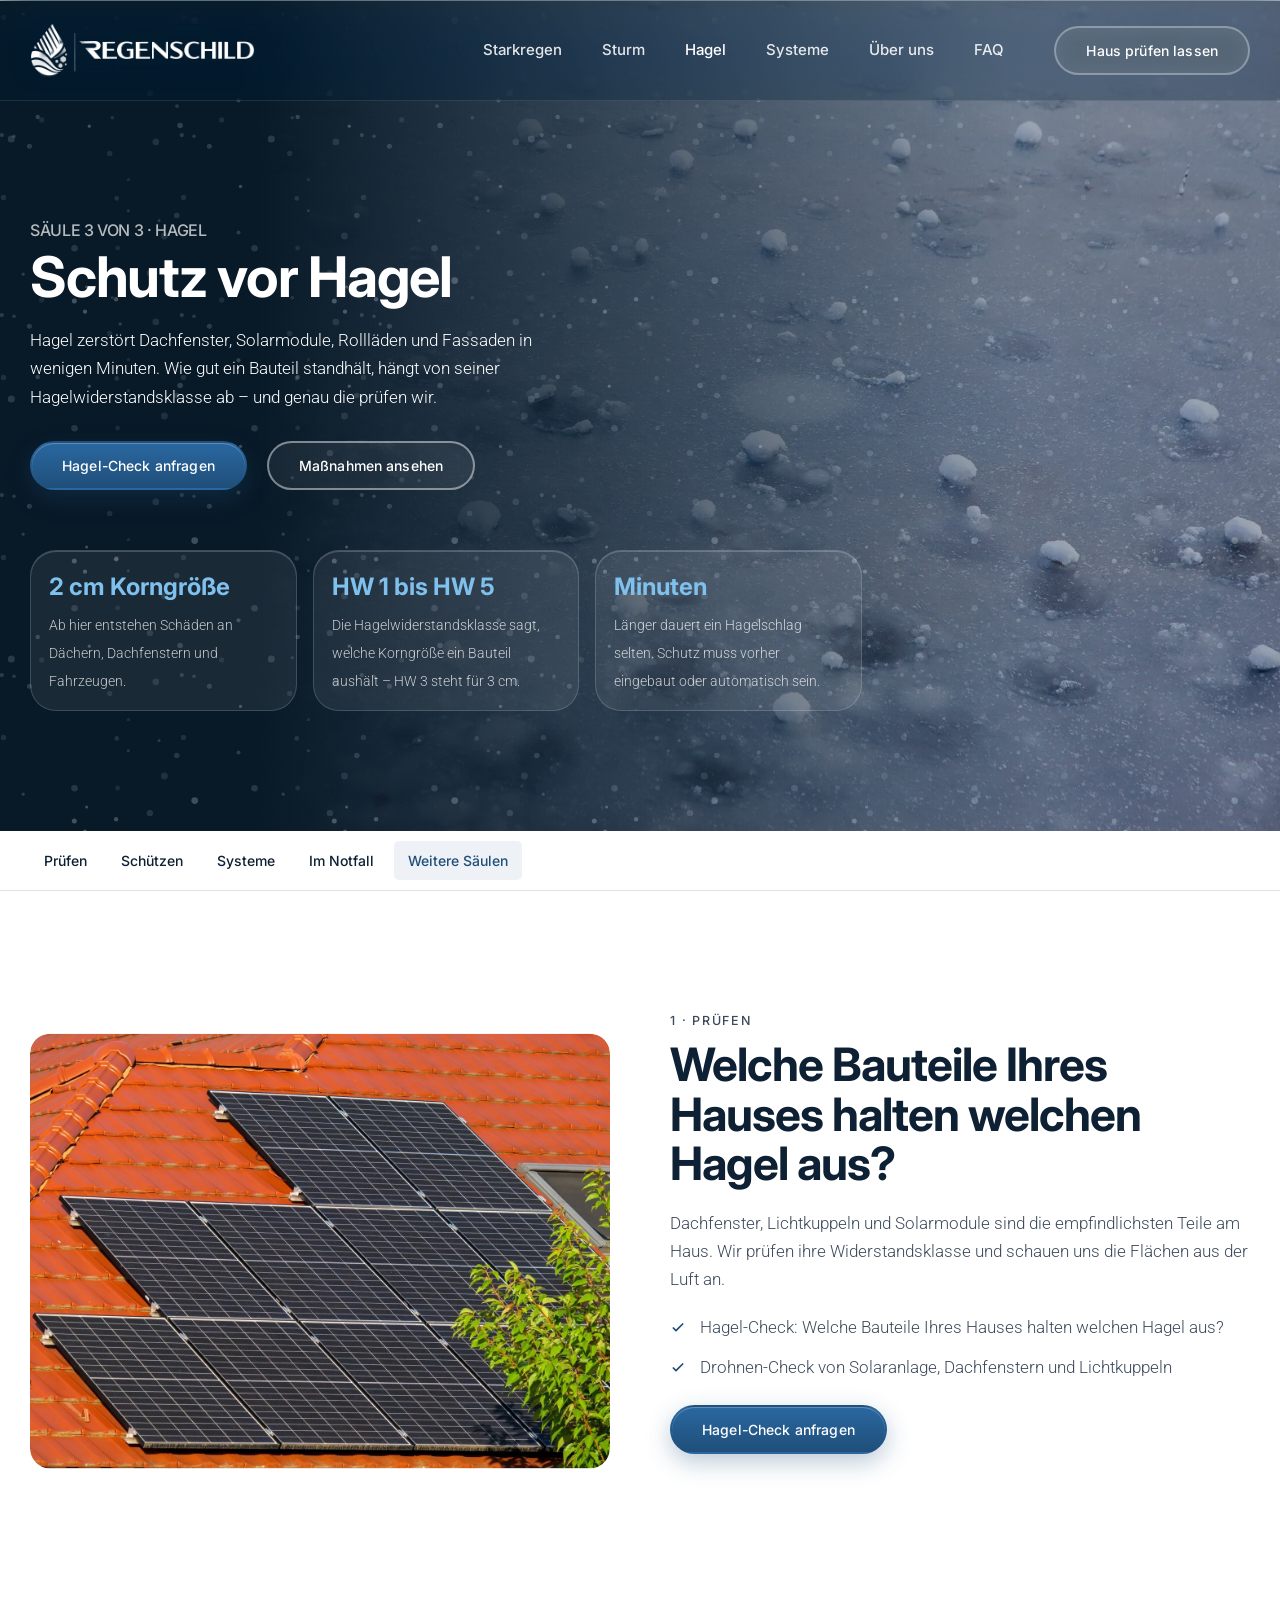
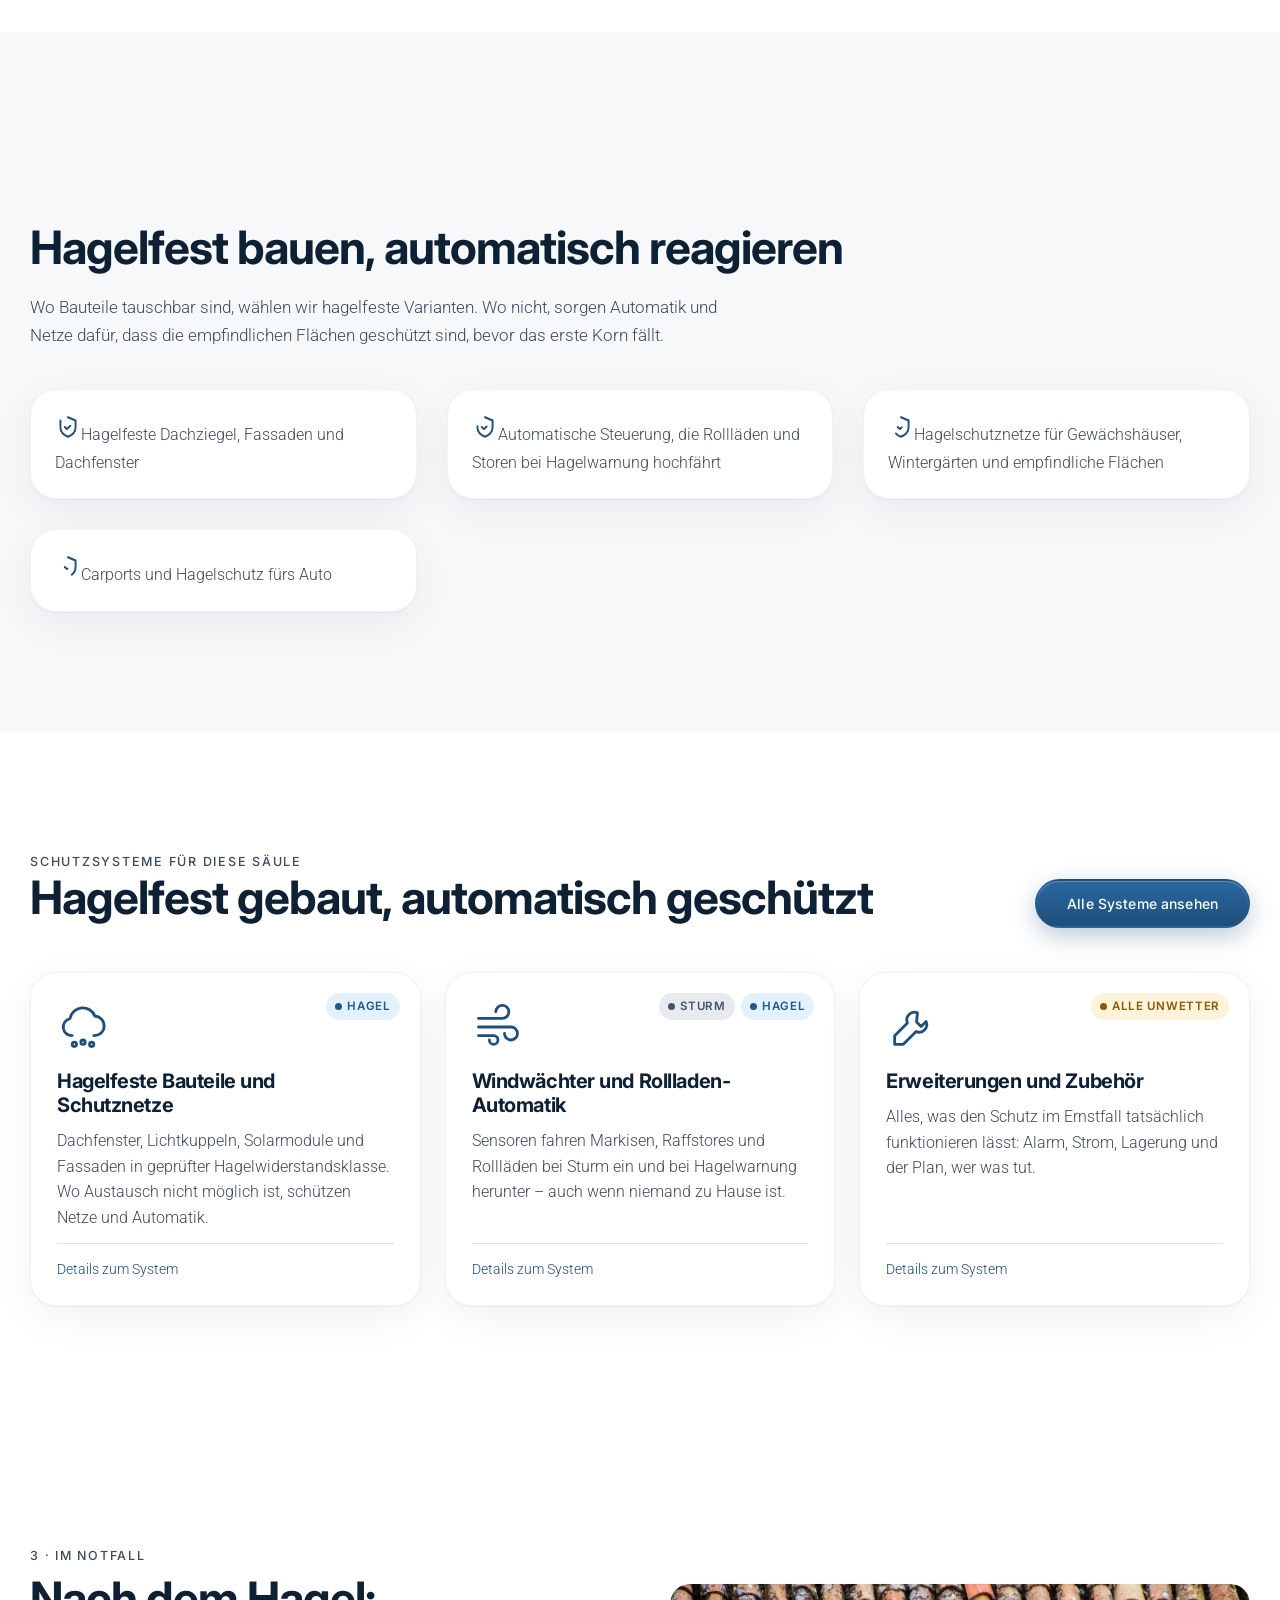
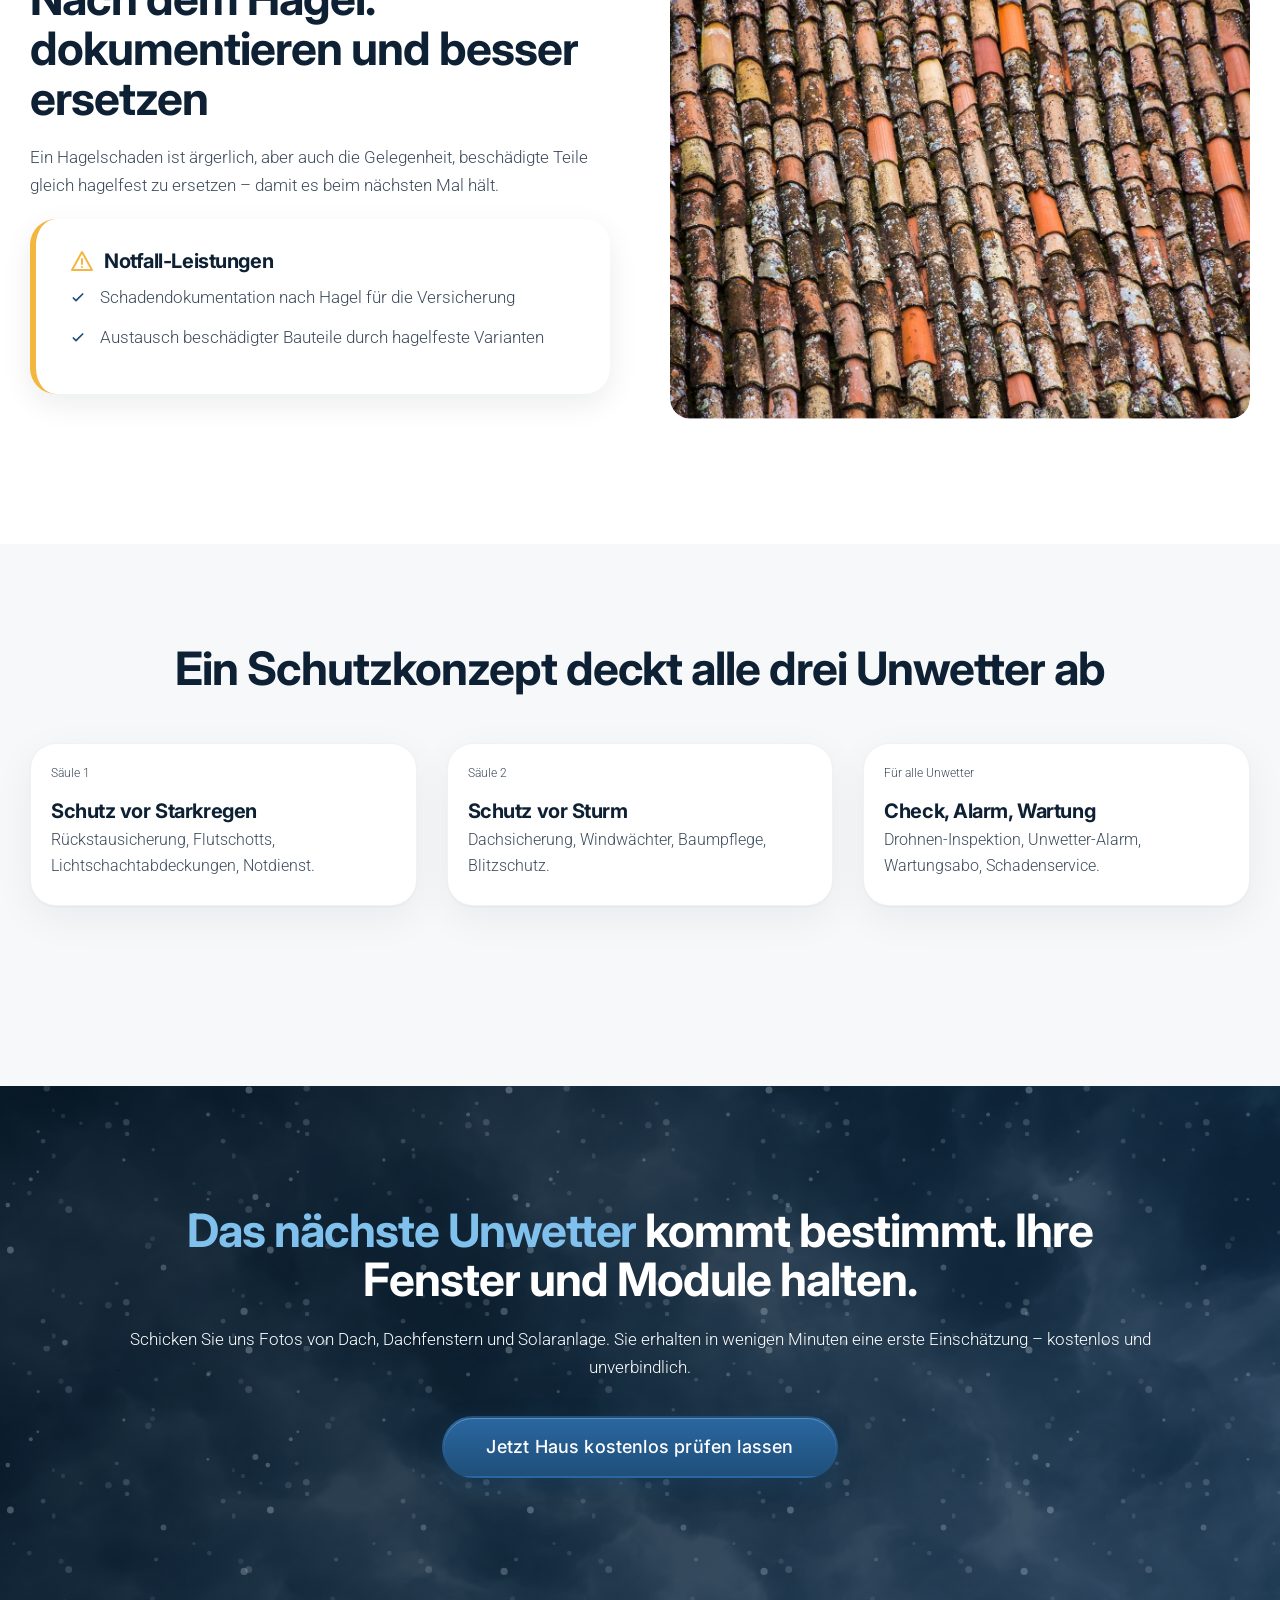
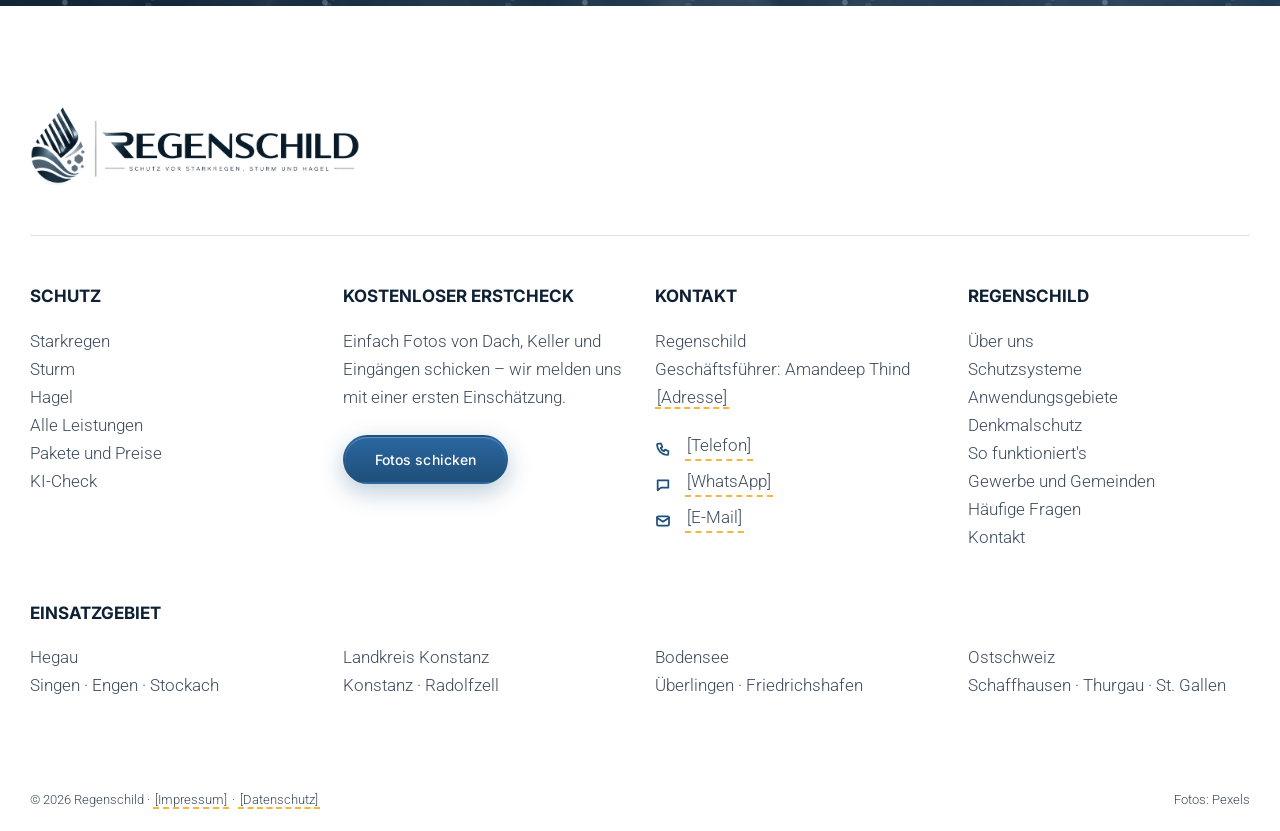
<file: hagel.html>
<!DOCTYPE html>
<html lang="de">
<head>
<meta charset="UTF-8">
<meta name="viewport" content="width=device-width, initial-scale=1, viewport-fit=cover">
<title>Hagelschutz · Regenschild</title>
<meta name="description" content="Schutz vor Hagel für Dach, Dachfenster, Solaranlage und Fassade: Hagel-Check, Hagelwiderstandsklassen, Automatik für Rollläden, Hagelschutznetze. Regenschild in Hegau, Bodensee und Ostschweiz.">
<link rel="preconnect" href="https://fonts.googleapis.com">
<link rel="preconnect" href="https://fonts.gstatic.com" crossorigin>
<link href="https://fonts.googleapis.com/css2?family=Inter:wght@400;500;600;700&family=Roboto:wght@300;400;500;700&display=swap" rel="stylesheet">
<link rel="icon" type="image/png" href="[data-uri]">
<link rel="stylesheet" href="css/regenschild.css?v=c5be5141">
</head>
<body>

<!--HEADER-->
<header class="site-header" id="header">
  <div class="container header-inner">
    <a class="logo" href="index.html" aria-label="Regenschild – Startseite">
      <img class="logo-dark" src="img/logo/regenschild-logo.png" width="250" height="60" alt="Regenschild"><img class="logo-light" src="img/logo/regenschild-logo-white.png" width="250" height="60" alt="" aria-hidden="true">
    </a>
    <nav class="main-nav" id="main-nav" aria-label="Hauptnavigation">
      <ul class="menu">
        <li class="menu-item has-sub">
          <a href="starkregen.html"><span>Starkregen</span><svg class="i sub-arrow" viewBox="0 0 24 24" aria-hidden="true"><path d="M6 9l6 6 6-6"/></svg></a>
          <ul class="sub"><li><a href="starkregen.html#pruefen">Prüfen</a></li><li><a href="starkregen.html#schuetzen">Schützen</a></li><li><a href="starkregen.html#systeme">Systeme</a></li><li><a href="starkregen.html#notfall">Im Notfall</a></li></ul>
        </li>
        <li class="menu-item has-sub">
          <a href="sturm.html"><span>Sturm</span><svg class="i sub-arrow" viewBox="0 0 24 24" aria-hidden="true"><path d="M6 9l6 6 6-6"/></svg></a>
          <ul class="sub"><li><a href="sturm.html#pruefen">Prüfen</a></li><li><a href="sturm.html#schuetzen">Schützen</a></li><li><a href="sturm.html#systeme">Systeme</a></li><li><a href="sturm.html#notfall">Im Notfall</a></li></ul>
        </li>
        <li class="menu-item has-sub">
          <a href="hagel.html"><span>Hagel</span><svg class="i sub-arrow" viewBox="0 0 24 24" aria-hidden="true"><path d="M6 9l6 6 6-6"/></svg></a>
          <ul class="sub"><li><a href="hagel.html#pruefen">Prüfen</a></li><li><a href="hagel.html#schuetzen">Schützen</a></li><li><a href="hagel.html#systeme">Systeme</a></li><li><a href="hagel.html#notfall">Im Notfall</a></li></ul>
        </li>
        <li class="menu-item has-mega">
          <a href="systeme.html"><span>Systeme</span><svg class="i sub-arrow" viewBox="0 0 24 24" aria-hidden="true"><path d="M6 9l6 6 6-6"/></svg></a>
          <div class="mega mega-wide">
            <div class="mega-col"><div class="mega-title">Schutzsysteme</div><ul><li><a href="systeme.html#starkregen">Für Starkregen</a></li><li><a href="systeme.html#sturm">Für Sturm</a></li><li><a href="systeme.html#hagel">Für Hagel</a></li><li><a href="systeme.html#alle">Für alle Unwetter</a></li></ul></div>
            <div class="mega-col"><div class="mega-title">Anwendungsgebiete</div><ul><li><a href="anwendungsgebiete.html#keller">Keller und Kellerfenster</a></li><li><a href="anwendungsgebiete.html#haus">Haustür, Fenster, Terrasse</a></li><li><a href="anwendungsgebiete.html#garage">Garage und Einfahrt</a></li><li><a href="anwendungsgebiete.html#areale">Areale und Betriebsgelände</a></li><li><a href="anwendungsgebiete.html#sonder">Sonderanfertigungen</a></li><li><a href="anwendungsgebiete.html#brand">Brandschutz und Havarie</a></li></ul></div>
            <div class="mega-col"><div class="mega-title">Besondere Gebäude</div><ul><li><a href="denkmalschutz.html">Denkmalschutz</a></li><li><a href="index.html#gewerbe">Gewerbe und Gemeinden</a></li><li><a href="index.html#pakete">Pakete und Preise</a></li></ul></div>
          </div>
        </li>
        <li class="menu-item"><a href="ueber-uns.html"><span>Über uns</span></a></li>
        <li class="menu-item"><a href="index.html#faq"><span>FAQ</span></a></li>
      </ul>
    </nav>
    <a class="btn btn-primary header-cta" href="index.html#kontakt">Haus prüfen lassen</a>
    <button class="nav-toggle" id="nav-toggle" aria-controls="main-nav" aria-expanded="false" aria-label="Toggle Navigation"><span></span><span></span><span></span></button>
  </div>
</header>
<!--/HEADER-->
<main id="content">

<section class="hero" style="background-image: linear-gradient(90deg, rgb(8,25,39) 20%, rgba(7,22,36,.35) 80%), url('img/hail-ground.webp')">
  <div class="container">
    <div class="hero-content">
      <h1 class="hero-kicker">Säule 3 von 3 · Hagel</h1>
      <h2 class="hero-title">Schutz vor Hagel</h2>
      <p class="hero-text">Hagel zerstört Dachfenster, Solarmodule, Rollläden und Fassaden in wenigen Minuten. Wie gut ein Bauteil standhält, hängt von seiner Hagelwiderstandsklasse ab – und genau die prüfen wir.</p>
      <div class="btn-row">
        <a class="btn btn-primary" href="index.html#kontakt">Hagel-Check anfragen</a>
        <a class="btn btn-outline-white" href="#schuetzen">Maßnahmen ansehen</a>
      </div>
      <div class="keyfacts"><div class="keyfact"><b>2 cm Korngröße</b><span>Ab hier entstehen Schäden an Dächern, Dachfenstern und Fahrzeugen.</span></div><div class="keyfact"><b>HW 1 bis HW 5</b><span>Die Hagelwiderstandsklasse sagt, welche Korngröße ein Bauteil aushält – HW 3 steht für 3 cm.</span></div><div class="keyfact"><b>Minuten</b><span>Länger dauert ein Hagelschlag selten. Schutz muss vorher eingebaut oder automatisch sein.</span></div></div>
    </div>
  </div>
</section>

<nav class="subnav" aria-label="Abschnitte">
  <div class="container"><a href="#pruefen">Prüfen</a><a href="#schuetzen">Schützen</a><a href="#systeme">Systeme</a><a href="#notfall">Im Notfall</a><a href="#weitere">Weitere Säulen</a></div>
</nav>

<section class="section intro" id="pruefen">
  <div class="container two-col">
    <div class="col-media"><img class="phase-img" src="img/solar-roof.webp" alt="" loading="lazy"></div>
    <div class="col-text">
      <p class="kicker">1 · Prüfen</p>
      <h2>Welche Bauteile Ihres Hauses halten welchen Hagel aus?</h2>
      <p>Dachfenster, Lichtkuppeln und Solarmodule sind die empfindlichsten Teile am Haus. Wir prüfen ihre Widerstandsklasse und schauen uns die Flächen aus der Luft an.</p>
      <ul class="icon-list"><li><svg class="i" viewBox="0 0 24 24" aria-hidden="true"><path d="M5 12l4 4L19 6"/></svg>Hagel-Check: Welche Bauteile Ihres Hauses halten welchen Hagel aus?</li><li><svg class="i" viewBox="0 0 24 24" aria-hidden="true"><path d="M5 12l4 4L19 6"/></svg>Drohnen-Check von Solaranlage, Dachfenstern und Lichtkuppeln</li></ul>
      <p style="margin-top:24px"><a class="btn btn-primary" href="index.html#kontakt">Hagel-Check anfragen</a></p>
    </div>
  </div>
</section>

<section class="section services" id="schuetzen" style="background:var(--c-grey-1);padding-bottom:120px">
  <div class="container narrow">
    <p class="kicker">2 · Schützen</p>
    <h2>Hagelfest bauen, automatisch reagieren</h2>
    <p style="max-width:720px;margin-bottom:40px">Wo Bauteile tauschbar sind, wählen wir hagelfeste Varianten. Wo nicht, sorgen Automatik und Netze dafür, dass die empfindlichen Flächen geschützt sind, bevor das erste Korn fällt.</p>
    <div class="grid-3 services-grid"><div class="service-card measure-card"><svg class="s" viewBox="0 0 24 24" aria-hidden="true"><path d="M12 3l7 3v6c0 4.5-3 7.5-7 9-4-1.5-7-4.5-7-9V6z"/><path d="M9 12l2 2 4-4"/></svg><span>Hagelfeste Dachziegel, Fassaden und Dachfenster</span></div><div class="service-card measure-card"><svg class="s" viewBox="0 0 24 24" aria-hidden="true"><path d="M12 3l7 3v6c0 4.5-3 7.5-7 9-4-1.5-7-4.5-7-9V6z"/><path d="M9 12l2 2 4-4"/></svg><span>Automatische Steuerung, die Rollläden und Storen bei Hagelwarnung hochfährt</span></div><div class="service-card measure-card"><svg class="s" viewBox="0 0 24 24" aria-hidden="true"><path d="M12 3l7 3v6c0 4.5-3 7.5-7 9-4-1.5-7-4.5-7-9V6z"/><path d="M9 12l2 2 4-4"/></svg><span>Hagelschutznetze für Gewächshäuser, Wintergärten und empfindliche Flächen</span></div><div class="service-card measure-card"><svg class="s" viewBox="0 0 24 24" aria-hidden="true"><path d="M12 3l7 3v6c0 4.5-3 7.5-7 9-4-1.5-7-4.5-7-9V6z"/><path d="M9 12l2 2 4-4"/></svg><span>Carports und Hagelschutz fürs Auto</span></div></div>
  </div>
</section>

<section class="section" id="systeme" style="background:#fff">
  <div class="container">
    <div class="section-head"><div><p class="kicker">Schutzsysteme für diese Säule</p><h2>Hagelfest gebaut, automatisch geschützt</h2></div><a class="btn btn-primary" href="systeme.html#hagel">Alle Systeme ansehen</a></div>
    <div class="sys-grid"><article class="sys-card" id="hagelschutz"><div class="tags"><span class="tag tag-h">Hagel</span></div><svg class="s" viewBox="0 0 24 24" aria-hidden="true"><path d="M7 16a4 4 0 0 1-1-7.9A6 6 0 0 1 17.5 7 4.5 4.5 0 0 1 17 16"/><circle cx="8" cy="20" r="1"/><circle cx="12" cy="19" r="1"/><circle cx="16" cy="20" r="1"/></svg><h3>Hagelfeste Bauteile und Schutznetze</h3><p>Dachfenster, Lichtkuppeln, Solarmodule und Fassaden in geprüfter Hagelwiderstandsklasse. Wo Austausch nicht möglich ist, schützen Netze und Automatik.</p><div class="sys-meta"><div><a href="systeme.html#hagelschutz">Details zum System</a></div></div></article><article class="sys-card" id="windwaechter"><div class="tags"><span class="tag tag-s">Sturm</span><span class="tag tag-h">Hagel</span></div><svg class="s" viewBox="0 0 24 24" aria-hidden="true"><path d="M3 8h11a3 3 0 1 0-3-3"/><path d="M3 12h15a3 3 0 1 1-3 3"/><path d="M3 16h7a2 2 0 1 1-2 2"/></svg><h3>Windwächter und Rollladen-Automatik</h3><p>Sensoren fahren Markisen, Raffstores und Rollläden bei Sturm ein und bei Hagelwarnung herunter – auch wenn niemand zu Hause ist.</p><div class="sys-meta"><div><a href="systeme.html#windwaechter">Details zum System</a></div></div></article><article class="sys-card" id="zubehoer"><div class="tags"><span class="tag tag-all">Alle Unwetter</span></div><svg class="s" viewBox="0 0 24 24" aria-hidden="true"><path d="M14.5 5.5a3.5 3.5 0 0 0-4.6 4.6L4 16v4h4l5.9-5.9a3.5 3.5 0 0 0 4.6-4.6l-2.3 2.3-2.1-2.1z"/></svg><h3>Erweiterungen und Zubehör</h3><p>Alles, was den Schutz im Ernstfall tatsächlich funktionieren lässt: Alarm, Strom, Lagerung und der Plan, wer was tut.</p><div class="sys-meta"><div><a href="systeme.html#zubehoer">Details zum System</a></div></div></article></div>
  </div>
</section>

<section class="section intro" id="notfall">
  <div class="container two-col">
    <div class="col-text">
      <p class="kicker">3 · Im Notfall</p>
      <h2>Nach dem Hagel: dokumentieren und besser ersetzen</h2>
      <p>Ein Hagelschaden ist ärgerlich, aber auch die Gelegenheit, beschädigte Teile gleich hagelfest zu ersetzen – damit es beim nächsten Mal hält.</p>
      <div class="emergency">
        <h3><svg class="i" viewBox="0 0 24 24" aria-hidden="true"><path d="M12 3l10 18H2z"/><path d="M12 10v5M12 18h.01"/></svg>Notfall-Leistungen</h3>
        <ul class="icon-list"><li><svg class="i" viewBox="0 0 24 24" aria-hidden="true"><path d="M5 12l4 4L19 6"/></svg>Schadendokumentation nach Hagel für die Versicherung</li><li><svg class="i" viewBox="0 0 24 24" aria-hidden="true"><path d="M5 12l4 4L19 6"/></svg>Austausch beschädigter Bauteile durch hagelfeste Varianten</li></ul>
      </div>
    </div>
    <div class="col-media"><img class="phase-img" src="img/roof-tiles.webp" alt="" loading="lazy"></div>
  </div>
</section>

<section class="section glossary" id="weitere" style="background:var(--c-grey-1)">
  <div class="container">
    <h2 class="center">Ein Schutzkonzept deckt alle drei Unwetter ab</h2>
    <div class="grid-3 glossary-grid"><article class="post-card"><div class="post-body"><div class="post-cats">Säule 1</div><h3><a href="starkregen.html">Schutz vor Starkregen</a></h3><p>Rückstausicherung, Flutschotts, Lichtschachtabdeckungen, Notdienst.</p></div></article><article class="post-card"><div class="post-body"><div class="post-cats">Säule 2</div><h3><a href="sturm.html">Schutz vor Sturm</a></h3><p>Dachsicherung, Windwächter, Baumpflege, Blitzschutz.</p></div></article><article class="post-card"><div class="post-body"><div class="post-cats">Für alle Unwetter</div><h3><a href="index.html#leistungen">Check, Alarm, Wartung</a></h3><p>Drohnen-Inspektion, Unwetter-Alarm, Wartungsabo, Schadenservice.</p></div></article></div>
  </div>
</section>

<section class="cta-banner" id="kontakt">
  <div class="container">
    <h2 class="center light"><span class="accent">Das nächste Unwetter</span> kommt bestimmt. Ihre Fenster und Module halten.</h2>
    <p class="center light">Schicken Sie uns Fotos von Dach, Dachfenstern und Solaranlage. Sie erhalten in wenigen Minuten eine erste Einschätzung – kostenlos und unverbindlich.</p>
    <div class="center"><a class="btn btn-primary btn-lg" href="index.html#kontakt">Jetzt Haus kostenlos prüfen lassen</a></div>
  </div>
</section>

</main>

<!--FOOTER-->
<footer class="site-footer">
  <div class="container wide">
    <div class="footer-brand">
      <img src="img/logo/regenschild-logo-full.png" width="330" height="79" alt="Regenschild – Schutz vor Starkregen, Sturm und Hagel" loading="lazy">
    </div>
    <div class="footer-grid">
      <div class="footer-col">
        <h4>Schutz</h4>
        <p class="links">
          <a href="starkregen.html">Starkregen</a><br>
          <a href="sturm.html">Sturm</a><br>
          <a href="hagel.html">Hagel</a><br>
          <a href="index.html#leistungen">Alle Leistungen</a><br>
          <a href="index.html#pakete">Pakete und Preise</a><br>
          <a href="index.html#ki-check">KI-Check</a>
        </p>
      </div>
      <div class="footer-col">
        <h4>Kostenloser Erstcheck</h4>
        <p>Einfach Fotos von Dach, Keller und Eingängen schicken – wir melden uns mit einer ersten Einschätzung.</p>
        <a class="btn btn-primary" href="index.html#kontakt">Fotos schicken</a>
      </div>
      <div class="footer-col">
        <h4>Kontakt</h4>
        <p>Regenschild<br>Geschäftsführer: Amandeep Thind<br><span class="ph">[Adresse]</span></p>
        <ul class="icon-list contact-list">
          <li><svg class="i" viewBox="0 0 24 24" aria-hidden="true"><path d="M5 4h4l2 5-2.5 1.5a11 11 0 0 0 5 5L15 13l5 2v4a2 2 0 0 1-2 2A16 16 0 0 1 3 6a2 2 0 0 1 2-2z"/></svg><span class="ph">[Telefon]</span></li>
          <li><svg class="i" viewBox="0 0 24 24" aria-hidden="true"><path d="M4 5h16v11H9l-5 4z"/></svg><span class="ph">[WhatsApp]</span></li>
          <li><svg class="i" viewBox="0 0 24 24" aria-hidden="true"><rect x="3" y="5" width="18" height="14" rx="2"/><path d="M3 7l9 6 9-6"/></svg><span class="ph">[E-Mail]</span></li>
        </ul>
      </div>
      <div class="footer-col">
        <h4>Regenschild</h4>
        <p class="links">
          <a href="ueber-uns.html">Über uns</a><br>
          <a href="systeme.html">Schutzsysteme</a><br>
          <a href="anwendungsgebiete.html">Anwendungsgebiete</a><br>
          <a href="denkmalschutz.html">Denkmalschutz</a><br>
          <a href="index.html#ablauf">So funktioniert's</a><br>
          <a href="index.html#gewerbe">Gewerbe und Gemeinden</a><br>
          <a href="index.html#faq">Häufige Fragen</a><br>
          <a href="index.html#kontakt">Kontakt</a>
        </p>
      </div>
    </div>
    <div class="footer-services">
      <h4>Einsatzgebiet</h4>
      <div class="footer-grid">
        <p class="links">Hegau<br>Singen · Engen · Stockach</p>
        <p class="links">Landkreis Konstanz<br>Konstanz · Radolfzell</p>
        <p class="links">Bodensee<br>Überlingen · Friedrichshafen</p>
        <p class="links">Ostschweiz<br>Schaffhausen · Thurgau · St. Gallen</p>
      </div>
    </div>
  </div>
  <div class="container copyright">
    <p>© 2026 Regenschild · <span class="ph">[Impressum]</span> · <span class="ph">[Datenschutz]</span></p>
    <p>Fotos: Pexels</p>
  </div>
</footer>

<aside class="floating-buttons" aria-label="Schnellkontakt">
  <a href="index.html#kontakt"><i><svg class="i" viewBox="0 0 24 24" aria-hidden="true"><path d="M5 4h4l2 5-2.5 1.5a11 11 0 0 0 5 5L15 13l5 2v4a2 2 0 0 1-2 2A16 16 0 0 1 3 6a2 2 0 0 1 2-2z"/></svg></i><span>Jetzt anrufen</span></a>
  <a href="index.html#kontakt"><i><svg class="i" viewBox="0 0 24 24" aria-hidden="true"><rect x="3" y="5" width="18" height="14" rx="2"/><path d="M3 7l9 6 9-6"/></svg></i><span>E-Mail schreiben</span></a>
  <a href="index.html#kontakt"><i><svg class="i" viewBox="0 0 24 24" aria-hidden="true"><path d="M4 5h16v11H9l-5 4z"/></svg></i><span>Fotos per WhatsApp</span></a>
  <a href="index.html#ki-check"><i><svg class="i" viewBox="0 0 24 24" aria-hidden="true"><path d="M9.5 13l2 2 3.5-4"/><rect x="5" y="3" width="14" height="18" rx="2"/></svg></i><span>KI-Check</span></a>
</aside>
<div class="mobile-bar" aria-label="Schnellkontakt mobil">
  <a href="index.html#kontakt"><svg class="i" viewBox="0 0 24 24" aria-hidden="true"><path d="M5 4h4l2 5-2.5 1.5a11 11 0 0 0 5 5L15 13l5 2v4a2 2 0 0 1-2 2A16 16 0 0 1 3 6a2 2 0 0 1 2-2z"/></svg>Telefon</a>
  <a href="index.html#kontakt"><svg class="i" viewBox="0 0 24 24" aria-hidden="true"><path d="M4 5h16v11H9l-5 4z"/></svg>Kontakt</a>
  <a href="index.html#ki-check"><svg class="i" viewBox="0 0 24 24" aria-hidden="true"><path d="M9.5 13l2 2 3.5-4"/><rect x="5" y="3" width="14" height="18" rx="2"/></svg>Haus prüfen</a>
</div>
<a href="#" class="to-top" id="to-top" aria-label="Nach oben"><svg class="i" viewBox="0 0 24 24" aria-hidden="true"><path d="M6 15l6-6 6 6"/></svg></a>
<!--/FOOTER-->

<script src="js/regenschild.js?v=c5be5141"></script>
</body>
</html>
</file>
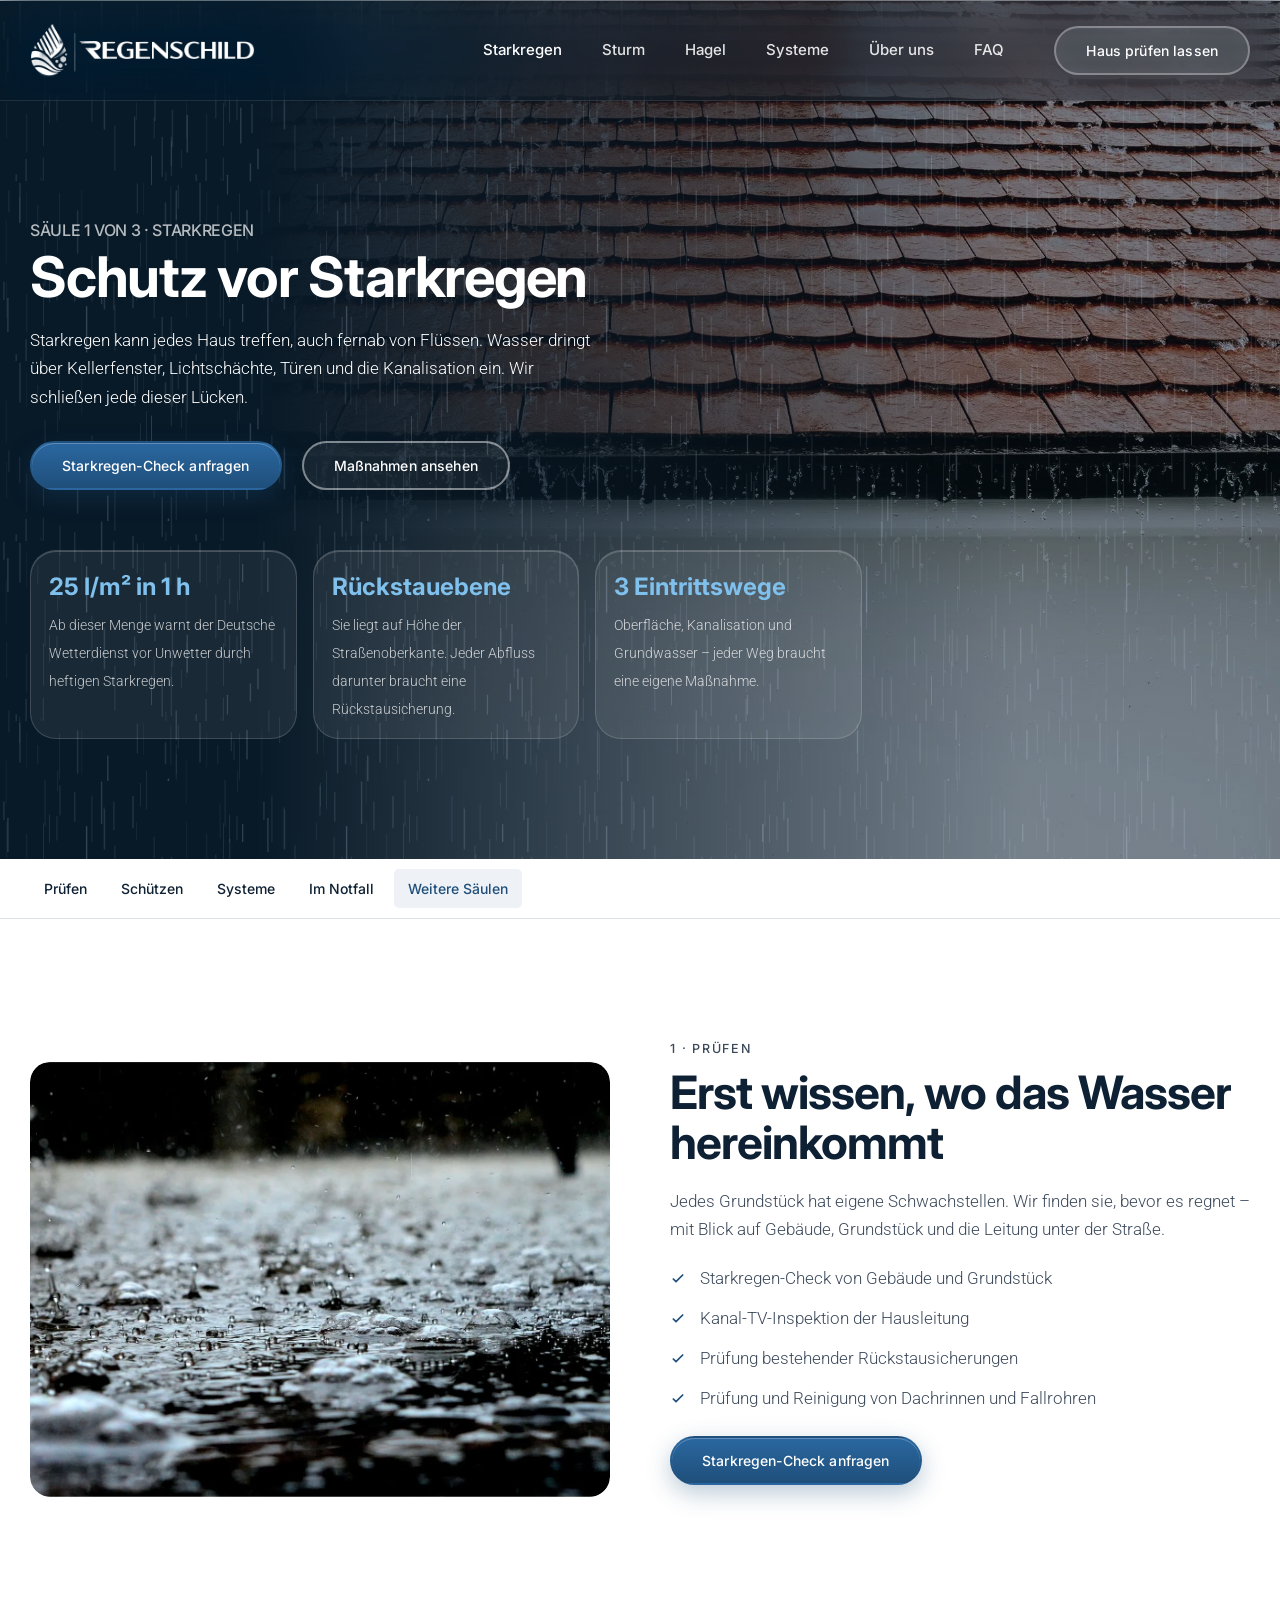
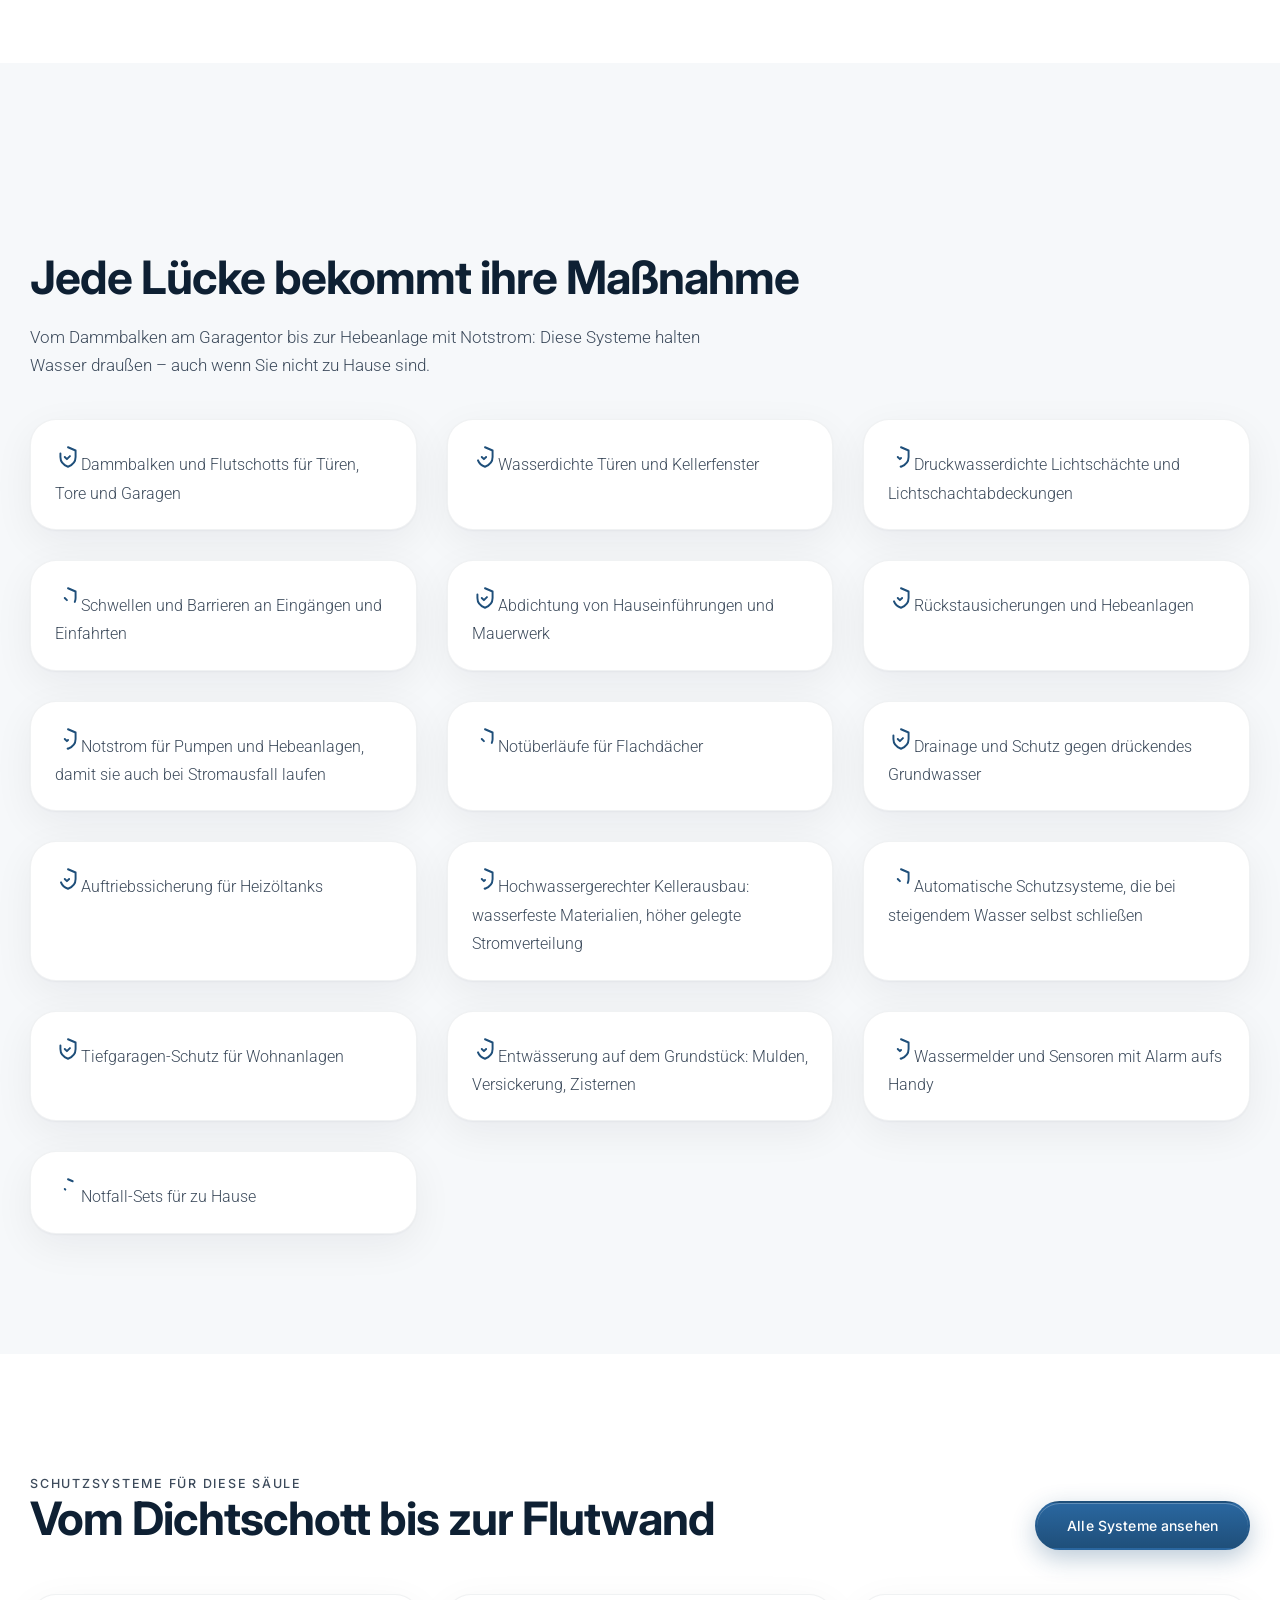
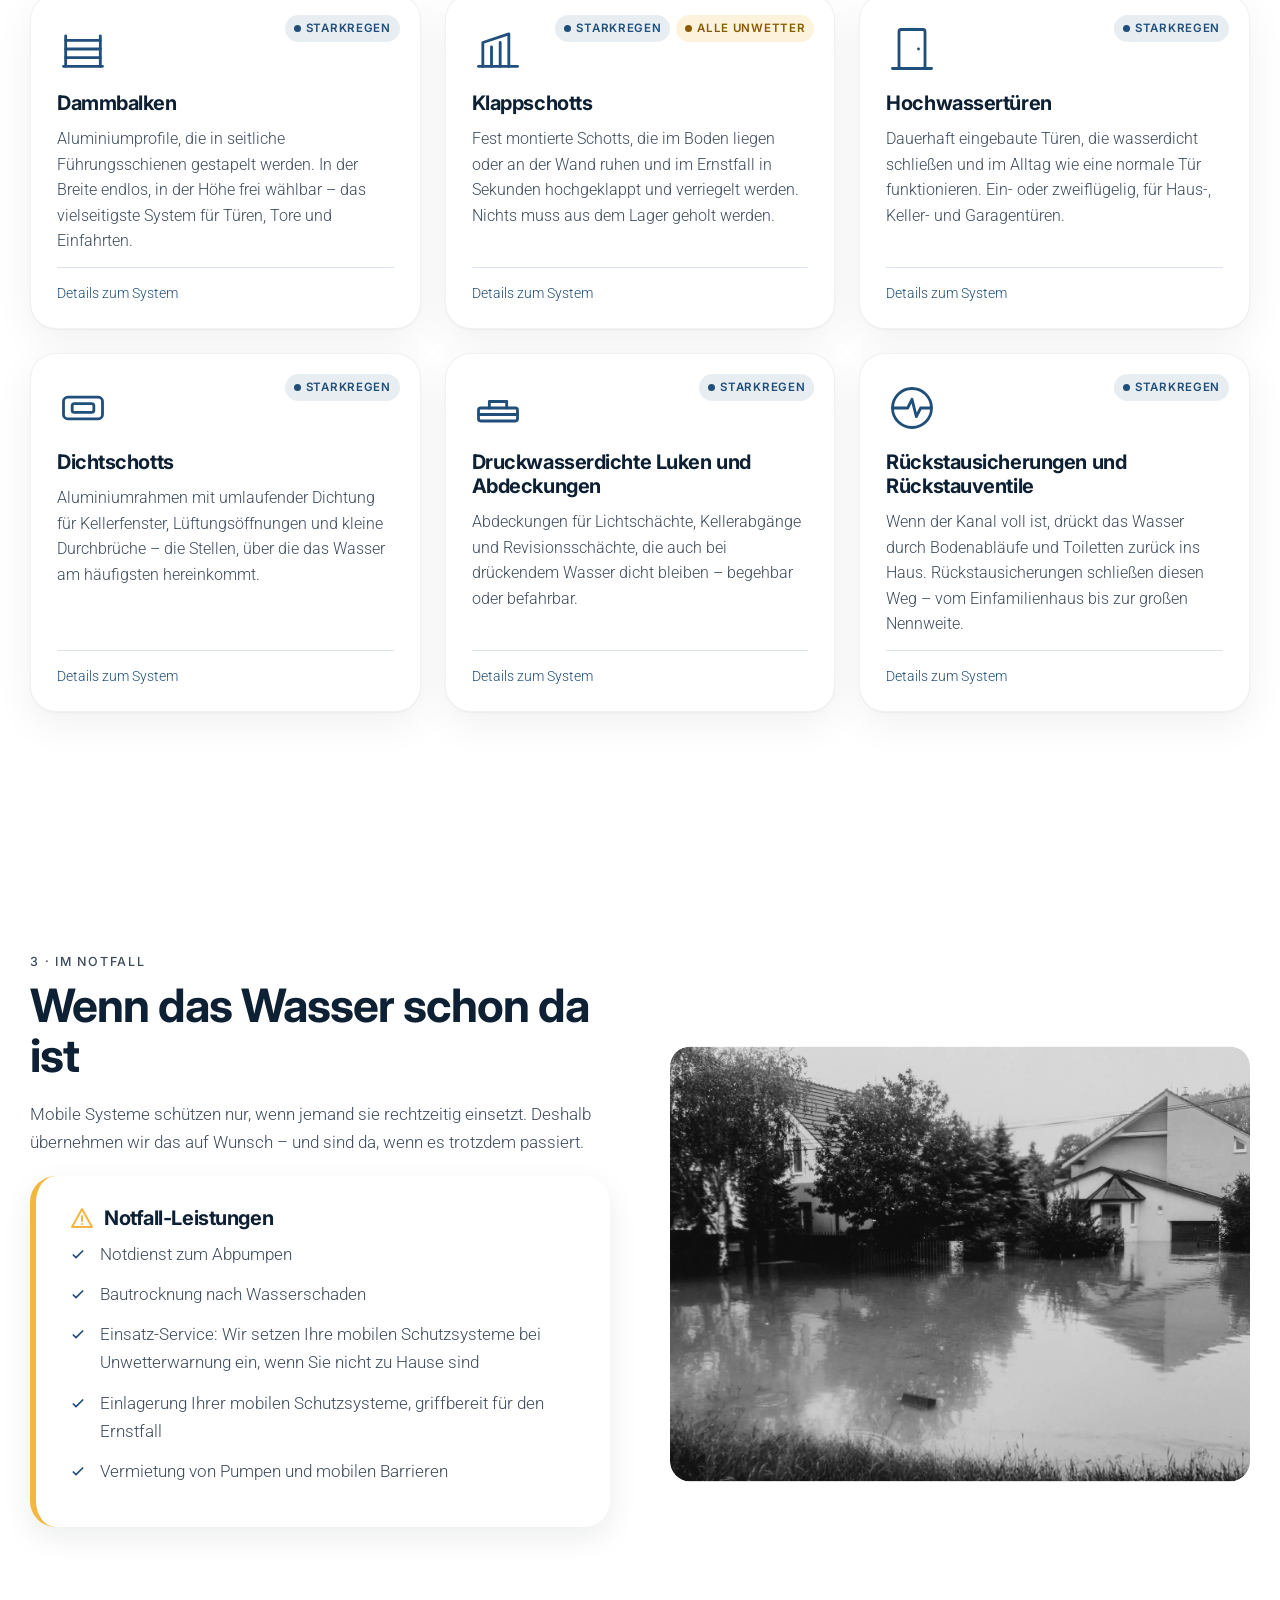
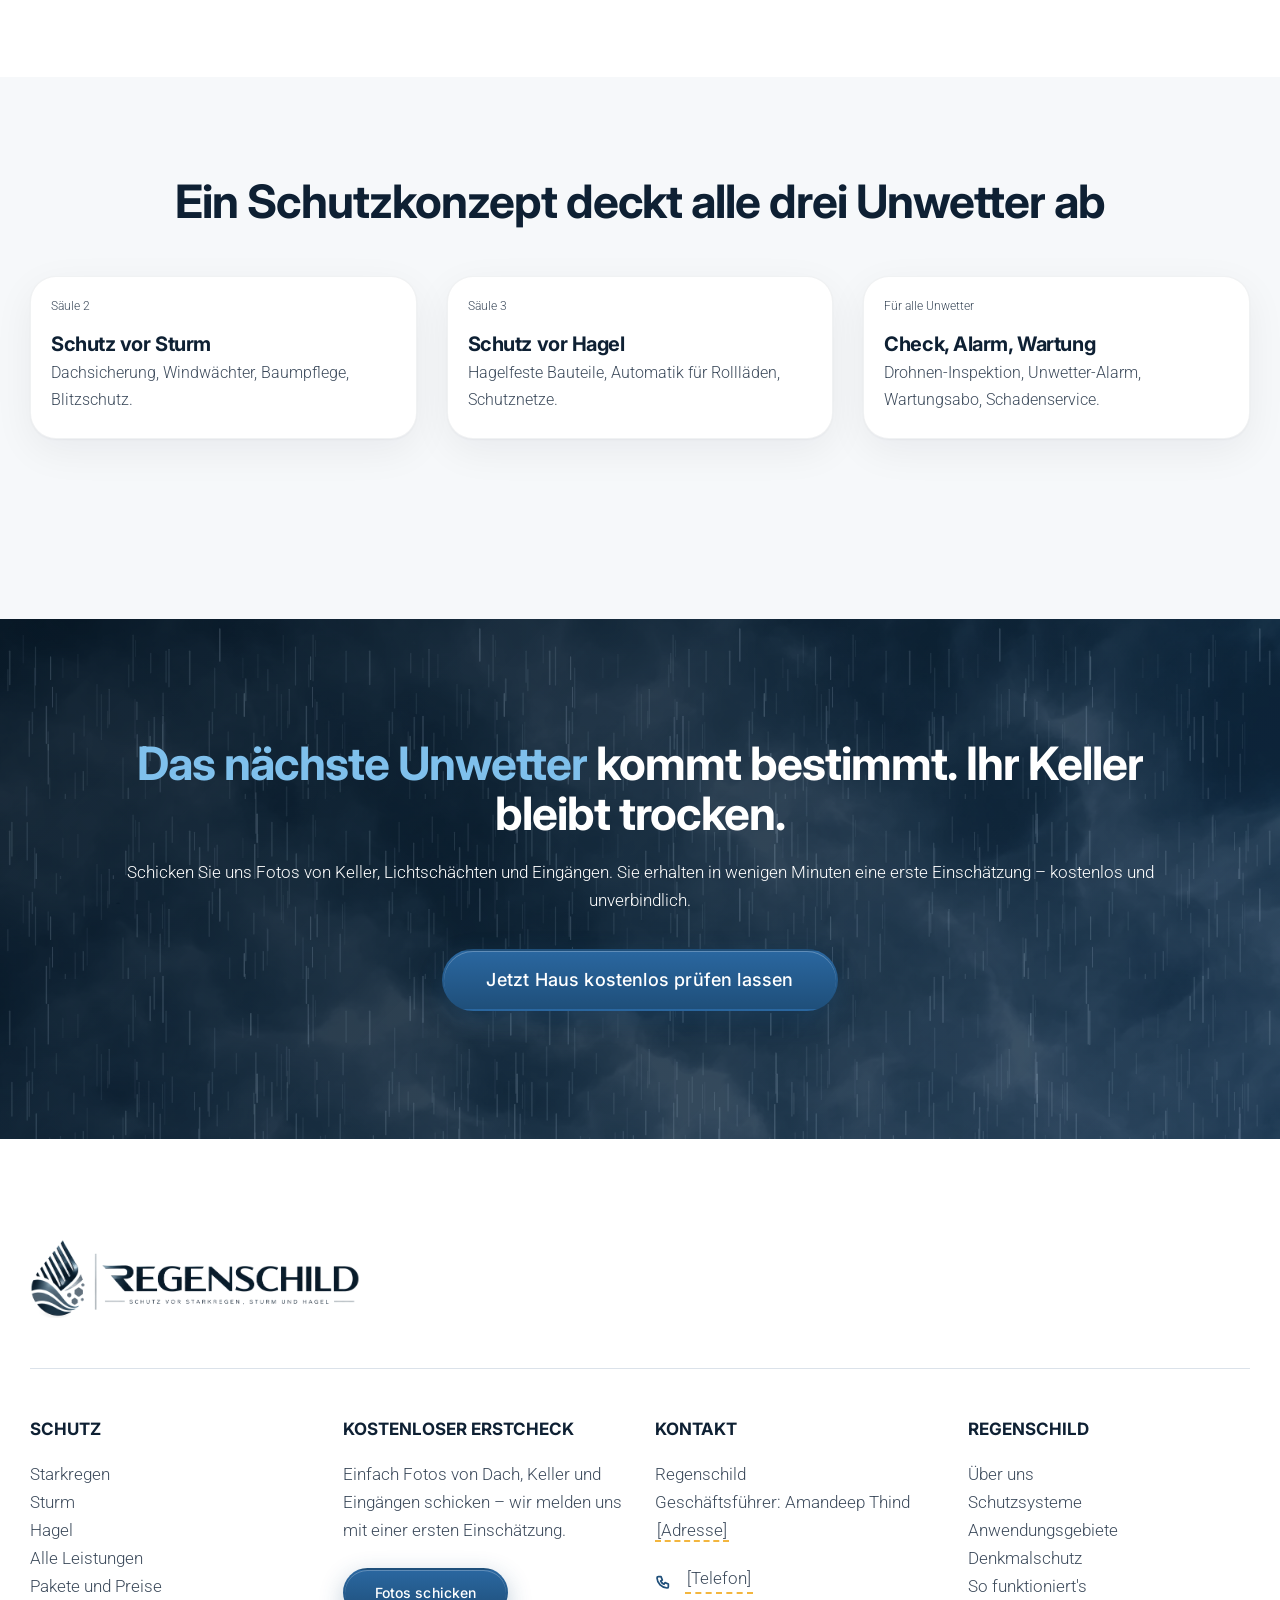
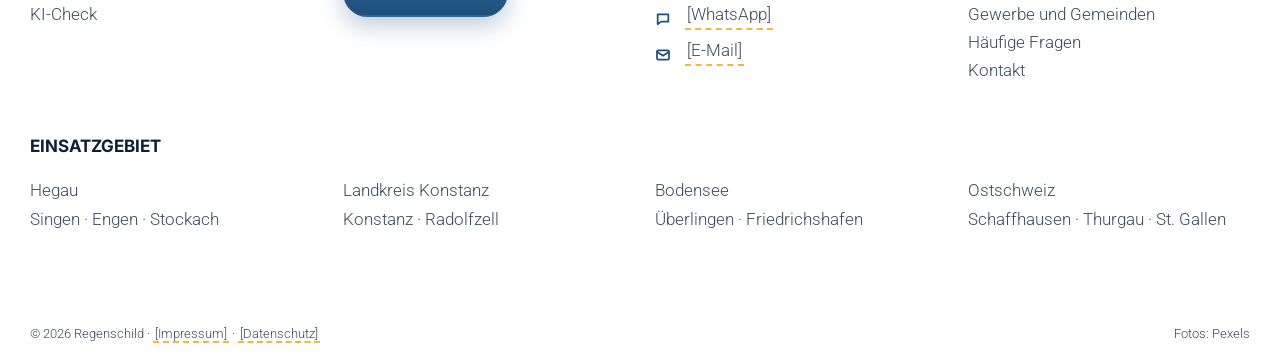
<file: starkregen.html>
<!DOCTYPE html>
<html lang="de">
<head>
<meta charset="UTF-8">
<meta name="viewport" content="width=device-width, initial-scale=1, viewport-fit=cover">
<title>Starkregenschutz · Regenschild</title>
<meta name="description" content="Schutz vor Starkregen für Haus und Keller: Starkregen-Check, Rückstausicherung, Flutschotts, Lichtschachtabdeckungen, Notdienst. Regenschild in Hegau, Bodensee und Ostschweiz.">
<link rel="preconnect" href="https://fonts.googleapis.com">
<link rel="preconnect" href="https://fonts.gstatic.com" crossorigin>
<link href="https://fonts.googleapis.com/css2?family=Inter:wght@400;500;600;700&family=Roboto:wght@300;400;500;700&display=swap" rel="stylesheet">
<link rel="icon" type="image/png" href="[data-uri]">
<link rel="stylesheet" href="css/regenschild.css?v=c5be5141">
</head>
<body>

<!--HEADER-->
<header class="site-header" id="header">
  <div class="container header-inner">
    <a class="logo" href="index.html" aria-label="Regenschild – Startseite">
      <img class="logo-dark" src="img/logo/regenschild-logo.png" width="250" height="60" alt="Regenschild"><img class="logo-light" src="img/logo/regenschild-logo-white.png" width="250" height="60" alt="" aria-hidden="true">
    </a>
    <nav class="main-nav" id="main-nav" aria-label="Hauptnavigation">
      <ul class="menu">
        <li class="menu-item has-sub">
          <a href="starkregen.html"><span>Starkregen</span><svg class="i sub-arrow" viewBox="0 0 24 24" aria-hidden="true"><path d="M6 9l6 6 6-6"/></svg></a>
          <ul class="sub"><li><a href="starkregen.html#pruefen">Prüfen</a></li><li><a href="starkregen.html#schuetzen">Schützen</a></li><li><a href="starkregen.html#systeme">Systeme</a></li><li><a href="starkregen.html#notfall">Im Notfall</a></li></ul>
        </li>
        <li class="menu-item has-sub">
          <a href="sturm.html"><span>Sturm</span><svg class="i sub-arrow" viewBox="0 0 24 24" aria-hidden="true"><path d="M6 9l6 6 6-6"/></svg></a>
          <ul class="sub"><li><a href="sturm.html#pruefen">Prüfen</a></li><li><a href="sturm.html#schuetzen">Schützen</a></li><li><a href="sturm.html#systeme">Systeme</a></li><li><a href="sturm.html#notfall">Im Notfall</a></li></ul>
        </li>
        <li class="menu-item has-sub">
          <a href="hagel.html"><span>Hagel</span><svg class="i sub-arrow" viewBox="0 0 24 24" aria-hidden="true"><path d="M6 9l6 6 6-6"/></svg></a>
          <ul class="sub"><li><a href="hagel.html#pruefen">Prüfen</a></li><li><a href="hagel.html#schuetzen">Schützen</a></li><li><a href="hagel.html#systeme">Systeme</a></li><li><a href="hagel.html#notfall">Im Notfall</a></li></ul>
        </li>
        <li class="menu-item has-mega">
          <a href="systeme.html"><span>Systeme</span><svg class="i sub-arrow" viewBox="0 0 24 24" aria-hidden="true"><path d="M6 9l6 6 6-6"/></svg></a>
          <div class="mega mega-wide">
            <div class="mega-col"><div class="mega-title">Schutzsysteme</div><ul><li><a href="systeme.html#starkregen">Für Starkregen</a></li><li><a href="systeme.html#sturm">Für Sturm</a></li><li><a href="systeme.html#hagel">Für Hagel</a></li><li><a href="systeme.html#alle">Für alle Unwetter</a></li></ul></div>
            <div class="mega-col"><div class="mega-title">Anwendungsgebiete</div><ul><li><a href="anwendungsgebiete.html#keller">Keller und Kellerfenster</a></li><li><a href="anwendungsgebiete.html#haus">Haustür, Fenster, Terrasse</a></li><li><a href="anwendungsgebiete.html#garage">Garage und Einfahrt</a></li><li><a href="anwendungsgebiete.html#areale">Areale und Betriebsgelände</a></li><li><a href="anwendungsgebiete.html#sonder">Sonderanfertigungen</a></li><li><a href="anwendungsgebiete.html#brand">Brandschutz und Havarie</a></li></ul></div>
            <div class="mega-col"><div class="mega-title">Besondere Gebäude</div><ul><li><a href="denkmalschutz.html">Denkmalschutz</a></li><li><a href="index.html#gewerbe">Gewerbe und Gemeinden</a></li><li><a href="index.html#pakete">Pakete und Preise</a></li></ul></div>
          </div>
        </li>
        <li class="menu-item"><a href="ueber-uns.html"><span>Über uns</span></a></li>
        <li class="menu-item"><a href="index.html#faq"><span>FAQ</span></a></li>
      </ul>
    </nav>
    <a class="btn btn-primary header-cta" href="index.html#kontakt">Haus prüfen lassen</a>
    <button class="nav-toggle" id="nav-toggle" aria-controls="main-nav" aria-expanded="false" aria-label="Toggle Navigation"><span></span><span></span><span></span></button>
  </div>
</header>
<!--/HEADER-->
<main id="content">

<section class="hero" style="background-image: linear-gradient(90deg, rgb(8,25,39) 20%, rgba(7,22,36,.35) 80%), url('img/rain-roof.webp')">
  <div class="container">
    <div class="hero-content">
      <h1 class="hero-kicker">Säule 1 von 3 · Starkregen</h1>
      <h2 class="hero-title">Schutz vor Starkregen</h2>
      <p class="hero-text">Starkregen kann jedes Haus treffen, auch fernab von Flüssen. Wasser dringt über Kellerfenster, Lichtschächte, Türen und die Kanalisation ein. Wir schließen jede dieser Lücken.</p>
      <div class="btn-row">
        <a class="btn btn-primary" href="index.html#kontakt">Starkregen-Check anfragen</a>
        <a class="btn btn-outline-white" href="#schuetzen">Maßnahmen ansehen</a>
      </div>
      <div class="keyfacts"><div class="keyfact"><b>25 l/m² in 1 h</b><span>Ab dieser Menge warnt der Deutsche Wetterdienst vor Unwetter durch heftigen Starkregen.</span></div><div class="keyfact"><b>Rückstauebene</b><span>Sie liegt auf Höhe der Straßenoberkante. Jeder Abfluss darunter braucht eine Rückstausicherung.</span></div><div class="keyfact"><b>3 Eintrittswege</b><span>Oberfläche, Kanalisation und Grundwasser – jeder Weg braucht eine eigene Maßnahme.</span></div></div>
    </div>
  </div>
</section>

<nav class="subnav" aria-label="Abschnitte">
  <div class="container"><a href="#pruefen">Prüfen</a><a href="#schuetzen">Schützen</a><a href="#systeme">Systeme</a><a href="#notfall">Im Notfall</a><a href="#weitere">Weitere Säulen</a></div>
</nav>

<section class="section intro" id="pruefen">
  <div class="container two-col">
    <div class="col-media"><img class="phase-img" src="img/rain-ground.webp" alt="" loading="lazy"></div>
    <div class="col-text">
      <p class="kicker">1 · Prüfen</p>
      <h2>Erst wissen, wo das Wasser hereinkommt</h2>
      <p>Jedes Grundstück hat eigene Schwachstellen. Wir finden sie, bevor es regnet – mit Blick auf Gebäude, Grundstück und die Leitung unter der Straße.</p>
      <ul class="icon-list"><li><svg class="i" viewBox="0 0 24 24" aria-hidden="true"><path d="M5 12l4 4L19 6"/></svg>Starkregen-Check von Gebäude und Grundstück</li><li><svg class="i" viewBox="0 0 24 24" aria-hidden="true"><path d="M5 12l4 4L19 6"/></svg>Kanal-TV-Inspektion der Hausleitung</li><li><svg class="i" viewBox="0 0 24 24" aria-hidden="true"><path d="M5 12l4 4L19 6"/></svg>Prüfung bestehender Rückstausicherungen</li><li><svg class="i" viewBox="0 0 24 24" aria-hidden="true"><path d="M5 12l4 4L19 6"/></svg>Prüfung und Reinigung von Dachrinnen und Fallrohren</li></ul>
      <p style="margin-top:24px"><a class="btn btn-primary" href="index.html#kontakt">Starkregen-Check anfragen</a></p>
    </div>
  </div>
</section>

<section class="section services" id="schuetzen" style="background:var(--c-grey-1);padding-bottom:120px">
  <div class="container narrow">
    <p class="kicker">2 · Schützen</p>
    <h2>Jede Lücke bekommt ihre Maßnahme</h2>
    <p style="max-width:720px;margin-bottom:40px">Vom Dammbalken am Garagentor bis zur Hebeanlage mit Notstrom: Diese Systeme halten Wasser draußen – auch wenn Sie nicht zu Hause sind.</p>
    <div class="grid-3 services-grid"><div class="service-card measure-card"><svg class="s" viewBox="0 0 24 24" aria-hidden="true"><path d="M12 3l7 3v6c0 4.5-3 7.5-7 9-4-1.5-7-4.5-7-9V6z"/><path d="M9 12l2 2 4-4"/></svg><span>Dammbalken und Flutschotts für Türen, Tore und Garagen</span></div><div class="service-card measure-card"><svg class="s" viewBox="0 0 24 24" aria-hidden="true"><path d="M12 3l7 3v6c0 4.5-3 7.5-7 9-4-1.5-7-4.5-7-9V6z"/><path d="M9 12l2 2 4-4"/></svg><span>Wasserdichte Türen und Kellerfenster</span></div><div class="service-card measure-card"><svg class="s" viewBox="0 0 24 24" aria-hidden="true"><path d="M12 3l7 3v6c0 4.5-3 7.5-7 9-4-1.5-7-4.5-7-9V6z"/><path d="M9 12l2 2 4-4"/></svg><span>Druckwasserdichte Lichtschächte und Lichtschachtabdeckungen</span></div><div class="service-card measure-card"><svg class="s" viewBox="0 0 24 24" aria-hidden="true"><path d="M12 3l7 3v6c0 4.5-3 7.5-7 9-4-1.5-7-4.5-7-9V6z"/><path d="M9 12l2 2 4-4"/></svg><span>Schwellen und Barrieren an Eingängen und Einfahrten</span></div><div class="service-card measure-card"><svg class="s" viewBox="0 0 24 24" aria-hidden="true"><path d="M12 3l7 3v6c0 4.5-3 7.5-7 9-4-1.5-7-4.5-7-9V6z"/><path d="M9 12l2 2 4-4"/></svg><span>Abdichtung von Hauseinführungen und Mauerwerk</span></div><div class="service-card measure-card"><svg class="s" viewBox="0 0 24 24" aria-hidden="true"><path d="M12 3l7 3v6c0 4.5-3 7.5-7 9-4-1.5-7-4.5-7-9V6z"/><path d="M9 12l2 2 4-4"/></svg><span>Rückstausicherungen und Hebeanlagen</span></div><div class="service-card measure-card"><svg class="s" viewBox="0 0 24 24" aria-hidden="true"><path d="M12 3l7 3v6c0 4.5-3 7.5-7 9-4-1.5-7-4.5-7-9V6z"/><path d="M9 12l2 2 4-4"/></svg><span>Notstrom für Pumpen und Hebeanlagen, damit sie auch bei Stromausfall laufen</span></div><div class="service-card measure-card"><svg class="s" viewBox="0 0 24 24" aria-hidden="true"><path d="M12 3l7 3v6c0 4.5-3 7.5-7 9-4-1.5-7-4.5-7-9V6z"/><path d="M9 12l2 2 4-4"/></svg><span>Notüberläufe für Flachdächer</span></div><div class="service-card measure-card"><svg class="s" viewBox="0 0 24 24" aria-hidden="true"><path d="M12 3l7 3v6c0 4.5-3 7.5-7 9-4-1.5-7-4.5-7-9V6z"/><path d="M9 12l2 2 4-4"/></svg><span>Drainage und Schutz gegen drückendes Grundwasser</span></div><div class="service-card measure-card"><svg class="s" viewBox="0 0 24 24" aria-hidden="true"><path d="M12 3l7 3v6c0 4.5-3 7.5-7 9-4-1.5-7-4.5-7-9V6z"/><path d="M9 12l2 2 4-4"/></svg><span>Auftriebssicherung für Heizöltanks</span></div><div class="service-card measure-card"><svg class="s" viewBox="0 0 24 24" aria-hidden="true"><path d="M12 3l7 3v6c0 4.5-3 7.5-7 9-4-1.5-7-4.5-7-9V6z"/><path d="M9 12l2 2 4-4"/></svg><span>Hochwassergerechter Kellerausbau: wasserfeste Materialien, höher gelegte Stromverteilung</span></div><div class="service-card measure-card"><svg class="s" viewBox="0 0 24 24" aria-hidden="true"><path d="M12 3l7 3v6c0 4.5-3 7.5-7 9-4-1.5-7-4.5-7-9V6z"/><path d="M9 12l2 2 4-4"/></svg><span>Automatische Schutzsysteme, die bei steigendem Wasser selbst schließen</span></div><div class="service-card measure-card"><svg class="s" viewBox="0 0 24 24" aria-hidden="true"><path d="M12 3l7 3v6c0 4.5-3 7.5-7 9-4-1.5-7-4.5-7-9V6z"/><path d="M9 12l2 2 4-4"/></svg><span>Tiefgaragen-Schutz für Wohnanlagen</span></div><div class="service-card measure-card"><svg class="s" viewBox="0 0 24 24" aria-hidden="true"><path d="M12 3l7 3v6c0 4.5-3 7.5-7 9-4-1.5-7-4.5-7-9V6z"/><path d="M9 12l2 2 4-4"/></svg><span>Entwässerung auf dem Grundstück: Mulden, Versickerung, Zisternen</span></div><div class="service-card measure-card"><svg class="s" viewBox="0 0 24 24" aria-hidden="true"><path d="M12 3l7 3v6c0 4.5-3 7.5-7 9-4-1.5-7-4.5-7-9V6z"/><path d="M9 12l2 2 4-4"/></svg><span>Wassermelder und Sensoren mit Alarm aufs Handy</span></div><div class="service-card measure-card"><svg class="s" viewBox="0 0 24 24" aria-hidden="true"><path d="M12 3l7 3v6c0 4.5-3 7.5-7 9-4-1.5-7-4.5-7-9V6z"/><path d="M9 12l2 2 4-4"/></svg><span>Notfall-Sets für zu Hause</span></div></div>
  </div>
</section>

<section class="section" id="systeme" style="background:#fff">
  <div class="container">
    <div class="section-head"><div><p class="kicker">Schutzsysteme für diese Säule</p><h2>Vom Dichtschott bis zur Flutwand</h2></div><a class="btn btn-primary" href="systeme.html#starkregen">Alle Systeme ansehen</a></div>
    <div class="sys-grid"><article class="sys-card" id="dammbalken"><div class="tags"><span class="tag tag-r">Starkregen</span></div><svg class="s" viewBox="0 0 24 24" aria-hidden="true"><path d="M3 20h18M4 16h16M4 12h16M4 8h16"/><path d="M4 6v14M20 6v14"/></svg><h3>Dammbalken</h3><p>Aluminiumprofile, die in seitliche Führungsschienen gestapelt werden. In der Breite endlos, in der Höhe frei wählbar – das vielseitigste System für Türen, Tore und Einfahrten.</p><div class="sys-meta"><div><a href="systeme.html#dammbalken">Details zum System</a></div></div></article><article class="sys-card" id="klappschott"><div class="tags"><span class="tag tag-r">Starkregen</span><span class="tag tag-all">Alle Unwetter</span></div><svg class="s" viewBox="0 0 24 24" aria-hidden="true"><path d="M3 20h18"/><path d="M5 20V9l12-4v15"/><path d="M9 20v-9M13 20V9"/></svg><h3>Klappschotts</h3><p>Fest montierte Schotts, die im Boden liegen oder an der Wand ruhen und im Ernstfall in Sekunden hochgeklappt und verriegelt werden. Nichts muss aus dem Lager geholt werden.</p><div class="sys-meta"><div><a href="systeme.html#klappschott">Details zum System</a></div></div></article><article class="sys-card" id="hochwassertueren"><div class="tags"><span class="tag tag-r">Starkregen</span></div><svg class="s" viewBox="0 0 24 24" aria-hidden="true"><rect x="6" y="3" width="12" height="18" rx="1"/><path d="M15 12h.01M6 21h12"/><path d="M3 21h18"/></svg><h3>Hochwassertüren</h3><p>Dauerhaft eingebaute Türen, die wasserdicht schließen und im Alltag wie eine normale Tür funktionieren. Ein- oder zweiflügelig, für Haus-, Keller- und Garagentüren.</p><div class="sys-meta"><div><a href="systeme.html#hochwassertueren">Details zum System</a></div></div></article><article class="sys-card" id="dichtschott"><div class="tags"><span class="tag tag-r">Starkregen</span></div><svg class="s" viewBox="0 0 24 24" aria-hidden="true"><rect x="3" y="7" width="18" height="10" rx="2"/><rect x="7" y="10" width="10" height="4" rx="1"/></svg><h3>Dichtschotts</h3><p>Aluminiumrahmen mit umlaufender Dichtung für Kellerfenster, Lüftungsöffnungen und kleine Durchbrüche – die Stellen, über die das Wasser am häufigsten hereinkommt.</p><div class="sys-meta"><div><a href="systeme.html#dichtschott">Details zum System</a></div></div></article><article class="sys-card" id="kellerluken"><div class="tags"><span class="tag tag-r">Starkregen</span></div><svg class="s" viewBox="0 0 24 24" aria-hidden="true"><rect x="3" y="12" width="18" height="6" rx="1"/><path d="M3 15h18M8 12V9h8v3"/></svg><h3>Druckwasserdichte Luken und Abdeckungen</h3><p>Abdeckungen für Lichtschächte, Kellerabgänge und Revisionsschächte, die auch bei drückendem Wasser dicht bleiben – begehbar oder befahrbar.</p><div class="sys-meta"><div><a href="systeme.html#kellerluken">Details zum System</a></div></div></article><article class="sys-card" id="rueckstau"><div class="tags"><span class="tag tag-r">Starkregen</span></div><svg class="s" viewBox="0 0 24 24" aria-hidden="true"><path d="M3 12h7l2-4 2 8 2-4h5"/><circle cx="12" cy="12" r="9"/></svg><h3>Rückstausicherungen und Rückstauventile</h3><p>Wenn der Kanal voll ist, drückt das Wasser durch Bodenabläufe und Toiletten zurück ins Haus. Rückstausicherungen schließen diesen Weg – vom Einfamilienhaus bis zur großen Nennweite.</p><div class="sys-meta"><div><a href="systeme.html#rueckstau">Details zum System</a></div></div></article></div>
  </div>
</section>

<section class="section intro" id="notfall">
  <div class="container two-col">
    <div class="col-text">
      <p class="kicker">3 · Im Notfall</p>
      <h2>Wenn das Wasser schon da ist</h2>
      <p>Mobile Systeme schützen nur, wenn jemand sie rechtzeitig einsetzt. Deshalb übernehmen wir das auf Wunsch – und sind da, wenn es trotzdem passiert.</p>
      <div class="emergency">
        <h3><svg class="i" viewBox="0 0 24 24" aria-hidden="true"><path d="M12 3l10 18H2z"/><path d="M12 10v5M12 18h.01"/></svg>Notfall-Leistungen</h3>
        <ul class="icon-list"><li><svg class="i" viewBox="0 0 24 24" aria-hidden="true"><path d="M5 12l4 4L19 6"/></svg>Notdienst zum Abpumpen</li><li><svg class="i" viewBox="0 0 24 24" aria-hidden="true"><path d="M5 12l4 4L19 6"/></svg>Bautrocknung nach Wasserschaden</li><li><svg class="i" viewBox="0 0 24 24" aria-hidden="true"><path d="M5 12l4 4L19 6"/></svg>Einsatz-Service: Wir setzen Ihre mobilen Schutzsysteme bei Unwetterwarnung ein, wenn Sie nicht zu Hause sind</li><li><svg class="i" viewBox="0 0 24 24" aria-hidden="true"><path d="M5 12l4 4L19 6"/></svg>Einlagerung Ihrer mobilen Schutzsysteme, griffbereit für den Ernstfall</li><li><svg class="i" viewBox="0 0 24 24" aria-hidden="true"><path d="M5 12l4 4L19 6"/></svg>Vermietung von Pumpen und mobilen Barrieren</li></ul>
      </div>
    </div>
    <div class="col-media"><img class="phase-img" src="img/flood-street.webp" alt="" loading="lazy"></div>
  </div>
</section>

<section class="section glossary" id="weitere" style="background:var(--c-grey-1)">
  <div class="container">
    <h2 class="center">Ein Schutzkonzept deckt alle drei Unwetter ab</h2>
    <div class="grid-3 glossary-grid"><article class="post-card"><div class="post-body"><div class="post-cats">Säule 2</div><h3><a href="sturm.html">Schutz vor Sturm</a></h3><p>Dachsicherung, Windwächter, Baumpflege, Blitzschutz.</p></div></article><article class="post-card"><div class="post-body"><div class="post-cats">Säule 3</div><h3><a href="hagel.html">Schutz vor Hagel</a></h3><p>Hagelfeste Bauteile, Automatik für Rollläden, Schutznetze.</p></div></article><article class="post-card"><div class="post-body"><div class="post-cats">Für alle Unwetter</div><h3><a href="index.html#leistungen">Check, Alarm, Wartung</a></h3><p>Drohnen-Inspektion, Unwetter-Alarm, Wartungsabo, Schadenservice.</p></div></article></div>
  </div>
</section>

<section class="cta-banner" id="kontakt">
  <div class="container">
    <h2 class="center light"><span class="accent">Das nächste Unwetter</span> kommt bestimmt. Ihr Keller bleibt trocken.</h2>
    <p class="center light">Schicken Sie uns Fotos von Keller, Lichtschächten und Eingängen. Sie erhalten in wenigen Minuten eine erste Einschätzung – kostenlos und unverbindlich.</p>
    <div class="center"><a class="btn btn-primary btn-lg" href="index.html#kontakt">Jetzt Haus kostenlos prüfen lassen</a></div>
  </div>
</section>

</main>

<!--FOOTER-->
<footer class="site-footer">
  <div class="container wide">
    <div class="footer-brand">
      <img src="img/logo/regenschild-logo-full.png" width="330" height="79" alt="Regenschild – Schutz vor Starkregen, Sturm und Hagel" loading="lazy">
    </div>
    <div class="footer-grid">
      <div class="footer-col">
        <h4>Schutz</h4>
        <p class="links">
          <a href="starkregen.html">Starkregen</a><br>
          <a href="sturm.html">Sturm</a><br>
          <a href="hagel.html">Hagel</a><br>
          <a href="index.html#leistungen">Alle Leistungen</a><br>
          <a href="index.html#pakete">Pakete und Preise</a><br>
          <a href="index.html#ki-check">KI-Check</a>
        </p>
      </div>
      <div class="footer-col">
        <h4>Kostenloser Erstcheck</h4>
        <p>Einfach Fotos von Dach, Keller und Eingängen schicken – wir melden uns mit einer ersten Einschätzung.</p>
        <a class="btn btn-primary" href="index.html#kontakt">Fotos schicken</a>
      </div>
      <div class="footer-col">
        <h4>Kontakt</h4>
        <p>Regenschild<br>Geschäftsführer: Amandeep Thind<br><span class="ph">[Adresse]</span></p>
        <ul class="icon-list contact-list">
          <li><svg class="i" viewBox="0 0 24 24" aria-hidden="true"><path d="M5 4h4l2 5-2.5 1.5a11 11 0 0 0 5 5L15 13l5 2v4a2 2 0 0 1-2 2A16 16 0 0 1 3 6a2 2 0 0 1 2-2z"/></svg><span class="ph">[Telefon]</span></li>
          <li><svg class="i" viewBox="0 0 24 24" aria-hidden="true"><path d="M4 5h16v11H9l-5 4z"/></svg><span class="ph">[WhatsApp]</span></li>
          <li><svg class="i" viewBox="0 0 24 24" aria-hidden="true"><rect x="3" y="5" width="18" height="14" rx="2"/><path d="M3 7l9 6 9-6"/></svg><span class="ph">[E-Mail]</span></li>
        </ul>
      </div>
      <div class="footer-col">
        <h4>Regenschild</h4>
        <p class="links">
          <a href="ueber-uns.html">Über uns</a><br>
          <a href="systeme.html">Schutzsysteme</a><br>
          <a href="anwendungsgebiete.html">Anwendungsgebiete</a><br>
          <a href="denkmalschutz.html">Denkmalschutz</a><br>
          <a href="index.html#ablauf">So funktioniert's</a><br>
          <a href="index.html#gewerbe">Gewerbe und Gemeinden</a><br>
          <a href="index.html#faq">Häufige Fragen</a><br>
          <a href="index.html#kontakt">Kontakt</a>
        </p>
      </div>
    </div>
    <div class="footer-services">
      <h4>Einsatzgebiet</h4>
      <div class="footer-grid">
        <p class="links">Hegau<br>Singen · Engen · Stockach</p>
        <p class="links">Landkreis Konstanz<br>Konstanz · Radolfzell</p>
        <p class="links">Bodensee<br>Überlingen · Friedrichshafen</p>
        <p class="links">Ostschweiz<br>Schaffhausen · Thurgau · St. Gallen</p>
      </div>
    </div>
  </div>
  <div class="container copyright">
    <p>© 2026 Regenschild · <span class="ph">[Impressum]</span> · <span class="ph">[Datenschutz]</span></p>
    <p>Fotos: Pexels</p>
  </div>
</footer>

<aside class="floating-buttons" aria-label="Schnellkontakt">
  <a href="index.html#kontakt"><i><svg class="i" viewBox="0 0 24 24" aria-hidden="true"><path d="M5 4h4l2 5-2.5 1.5a11 11 0 0 0 5 5L15 13l5 2v4a2 2 0 0 1-2 2A16 16 0 0 1 3 6a2 2 0 0 1 2-2z"/></svg></i><span>Jetzt anrufen</span></a>
  <a href="index.html#kontakt"><i><svg class="i" viewBox="0 0 24 24" aria-hidden="true"><rect x="3" y="5" width="18" height="14" rx="2"/><path d="M3 7l9 6 9-6"/></svg></i><span>E-Mail schreiben</span></a>
  <a href="index.html#kontakt"><i><svg class="i" viewBox="0 0 24 24" aria-hidden="true"><path d="M4 5h16v11H9l-5 4z"/></svg></i><span>Fotos per WhatsApp</span></a>
  <a href="index.html#ki-check"><i><svg class="i" viewBox="0 0 24 24" aria-hidden="true"><path d="M9.5 13l2 2 3.5-4"/><rect x="5" y="3" width="14" height="18" rx="2"/></svg></i><span>KI-Check</span></a>
</aside>
<div class="mobile-bar" aria-label="Schnellkontakt mobil">
  <a href="index.html#kontakt"><svg class="i" viewBox="0 0 24 24" aria-hidden="true"><path d="M5 4h4l2 5-2.5 1.5a11 11 0 0 0 5 5L15 13l5 2v4a2 2 0 0 1-2 2A16 16 0 0 1 3 6a2 2 0 0 1 2-2z"/></svg>Telefon</a>
  <a href="index.html#kontakt"><svg class="i" viewBox="0 0 24 24" aria-hidden="true"><path d="M4 5h16v11H9l-5 4z"/></svg>Kontakt</a>
  <a href="index.html#ki-check"><svg class="i" viewBox="0 0 24 24" aria-hidden="true"><path d="M9.5 13l2 2 3.5-4"/><rect x="5" y="3" width="14" height="18" rx="2"/></svg>Haus prüfen</a>
</div>
<a href="#" class="to-top" id="to-top" aria-label="Nach oben"><svg class="i" viewBox="0 0 24 24" aria-hidden="true"><path d="M6 15l6-6 6 6"/></svg></a>
<!--/FOOTER-->

<script src="js/regenschild.js?v=c5be5141"></script>
</body>
</html>
</file>
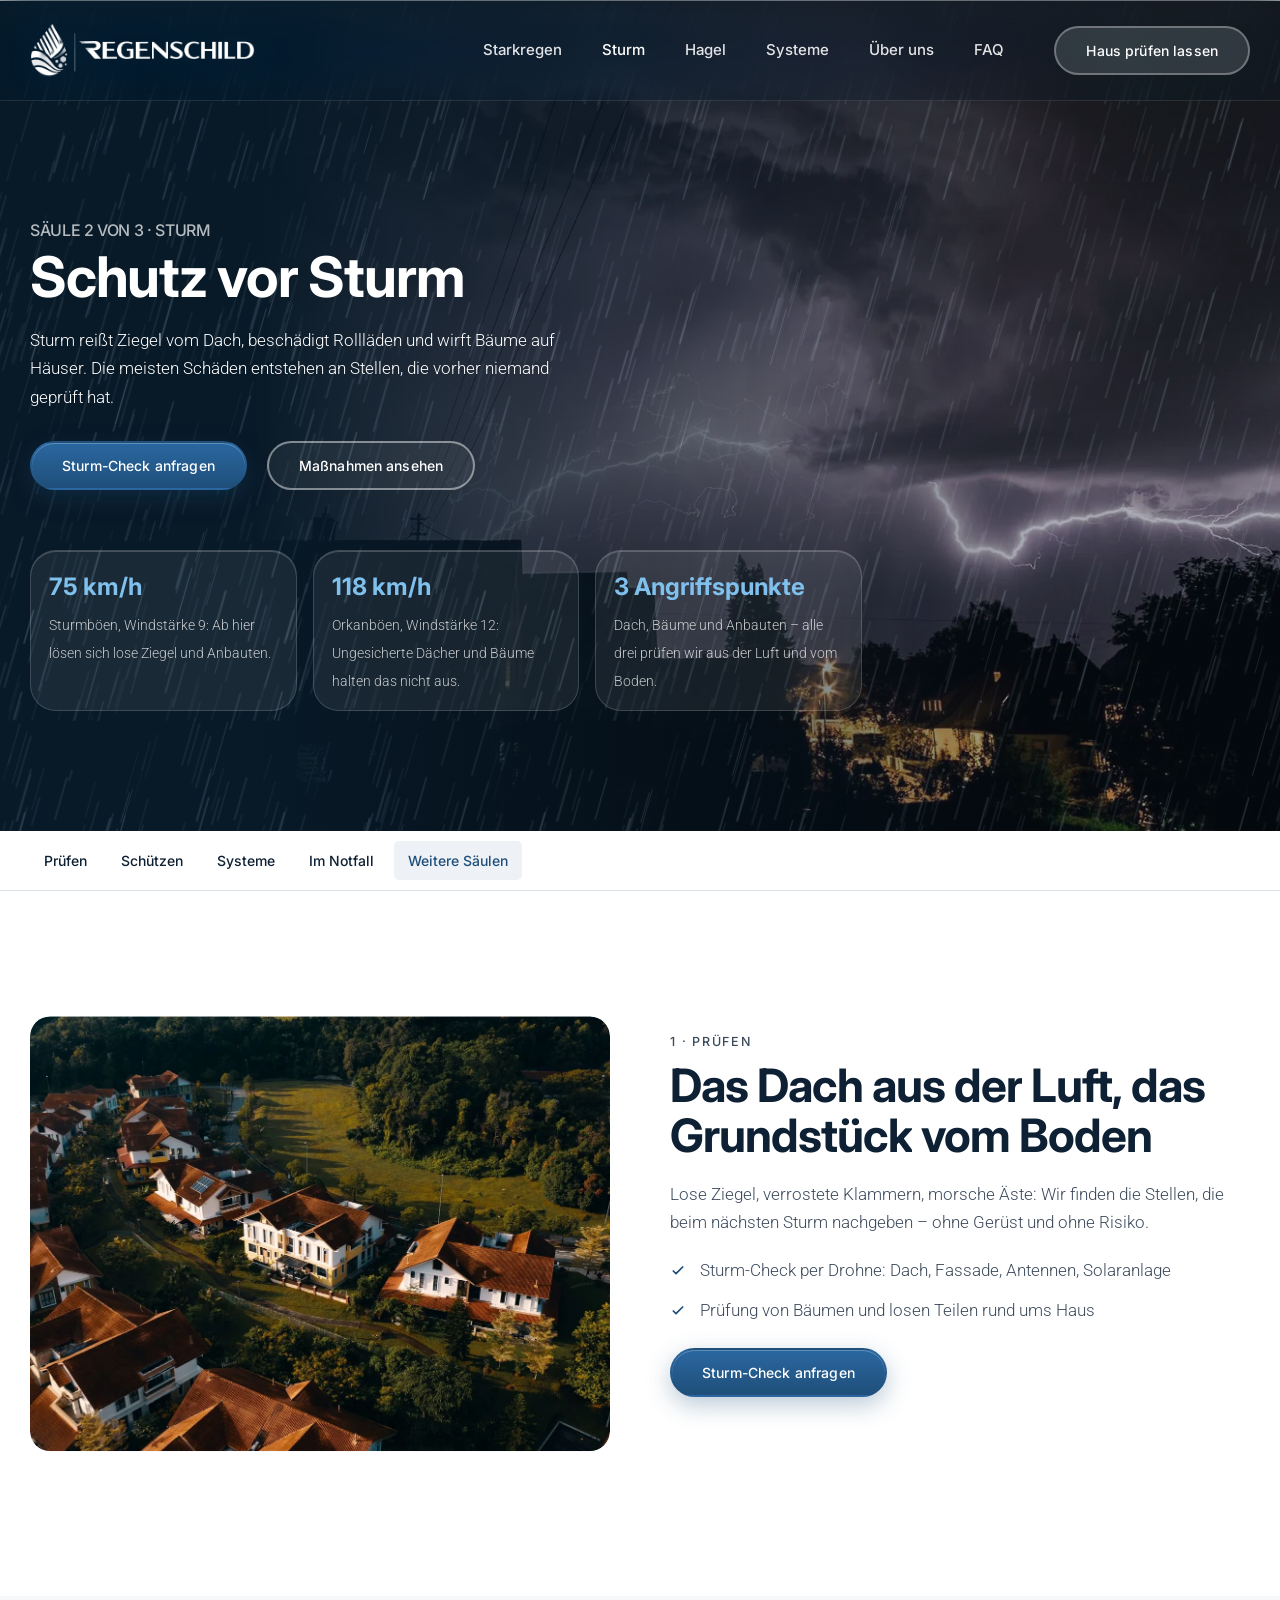
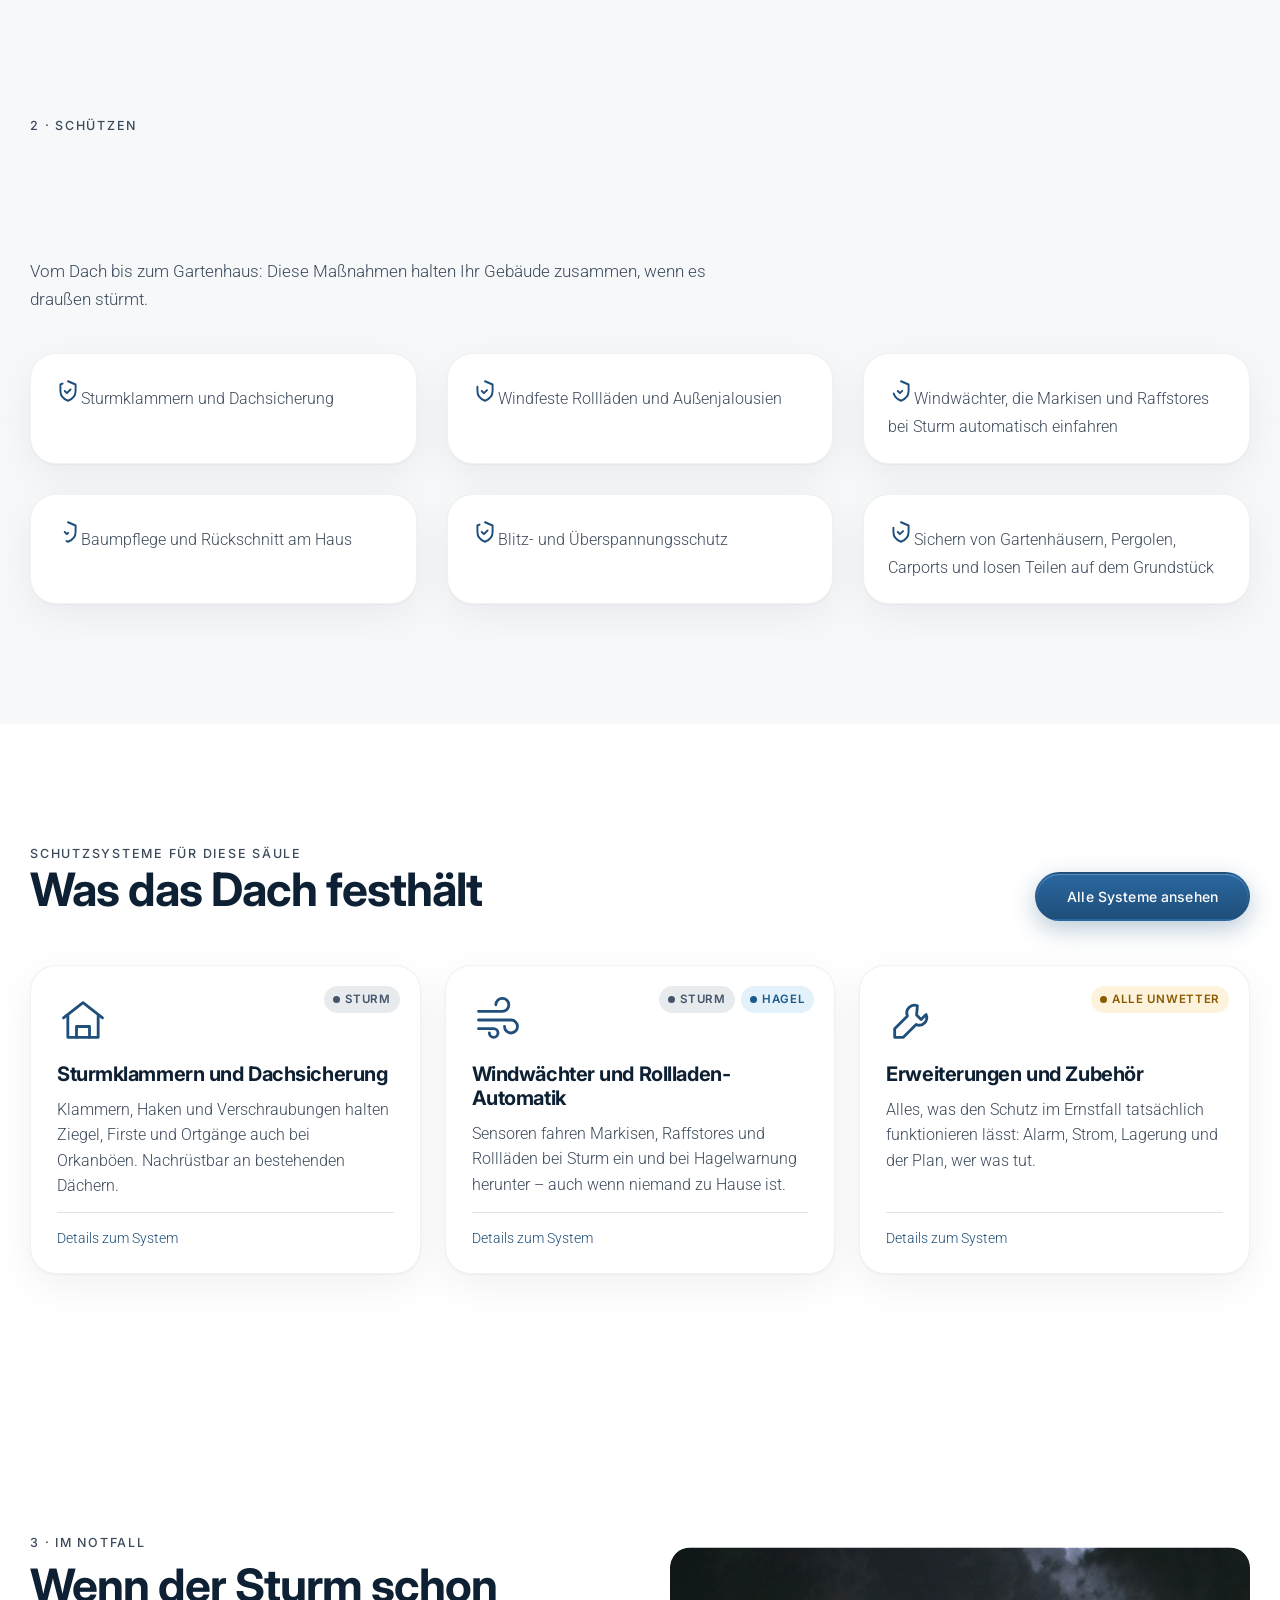
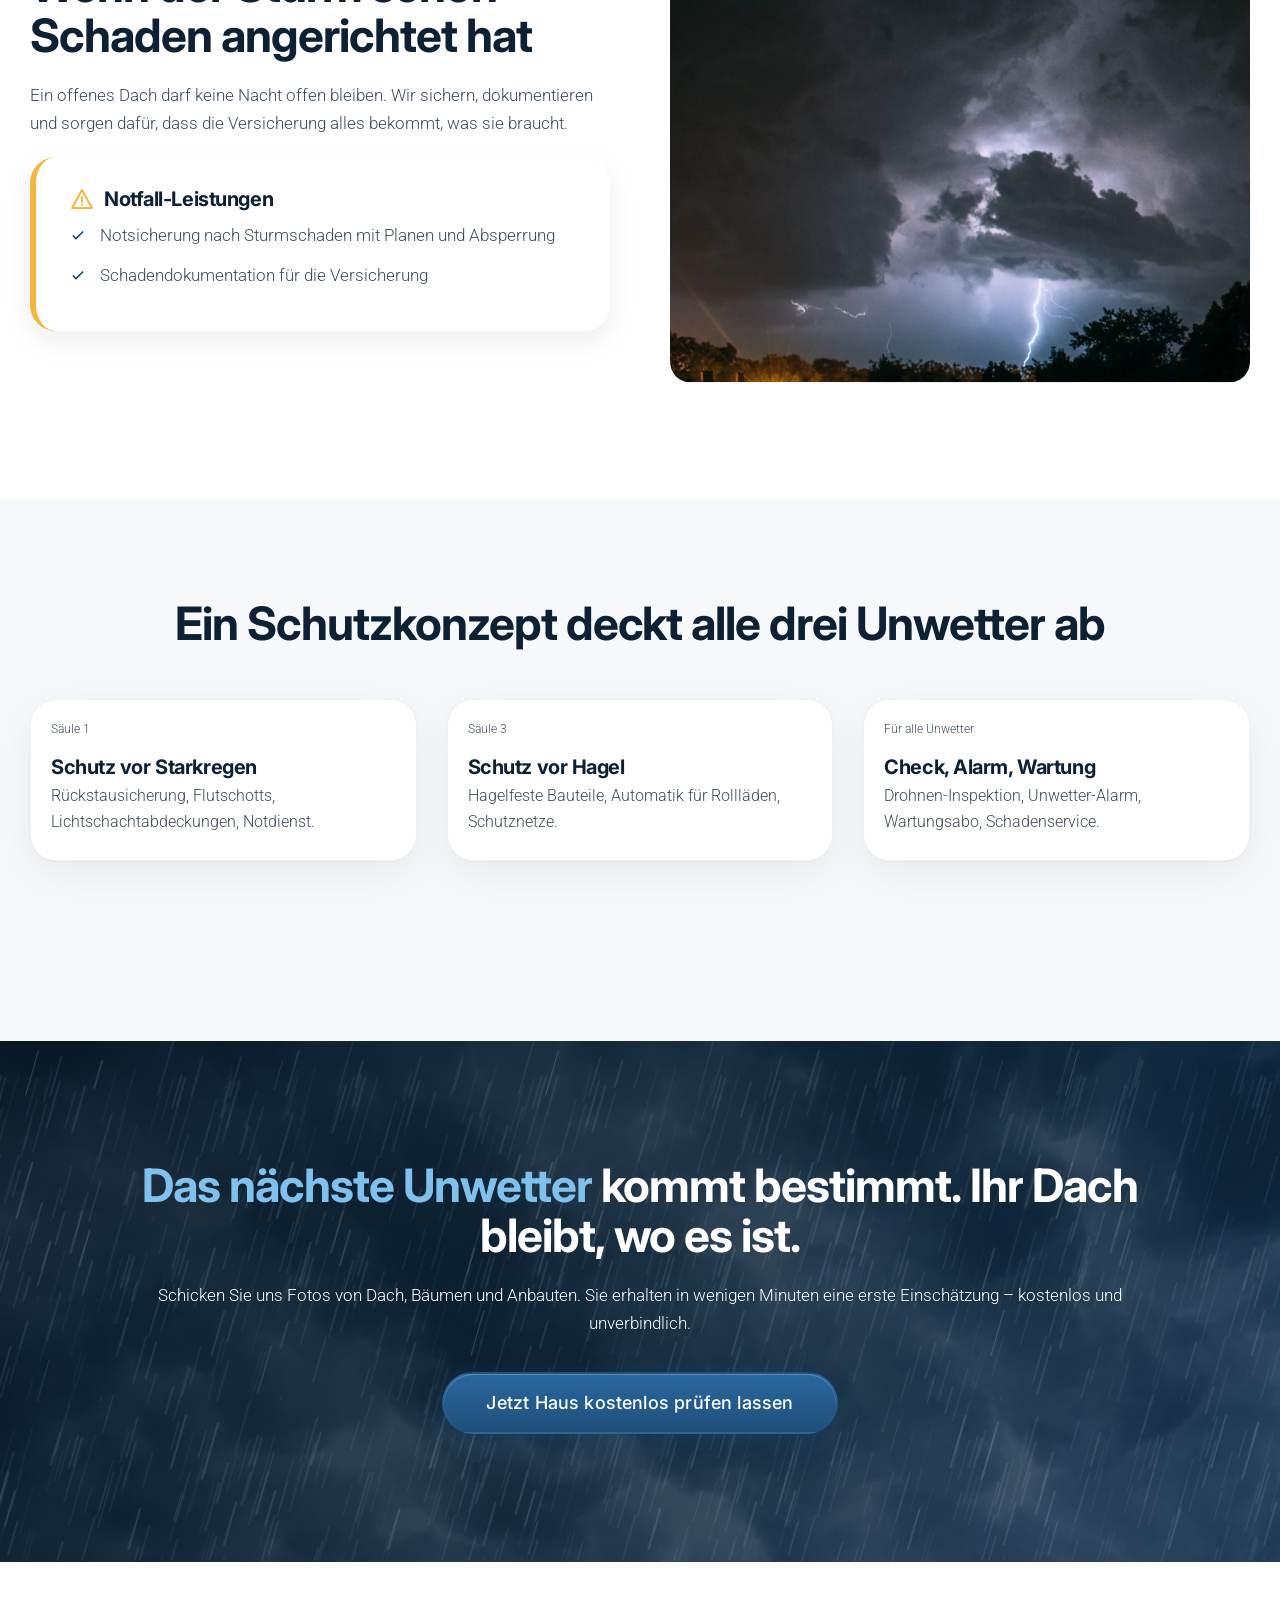
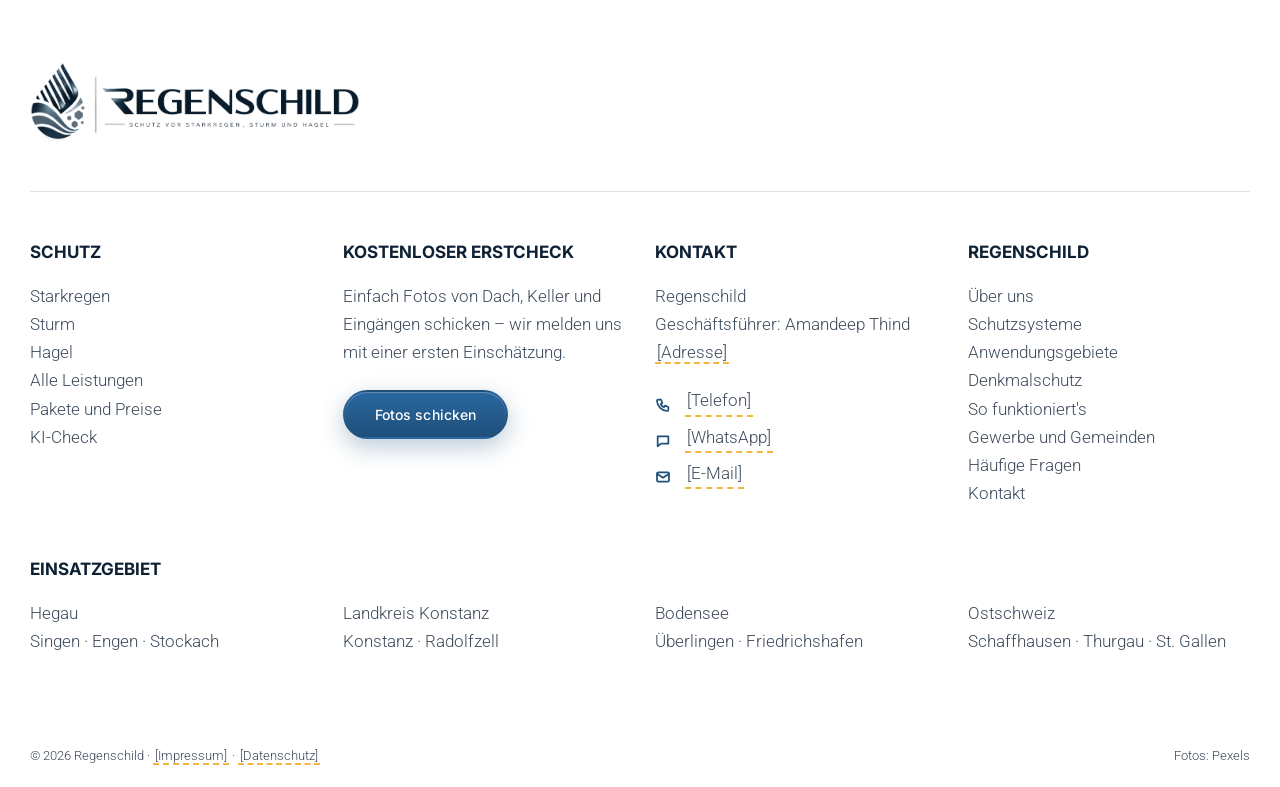
<file: sturm.html>
<!DOCTYPE html>
<html lang="de">
<head>
<meta charset="UTF-8">
<meta name="viewport" content="width=device-width, initial-scale=1, viewport-fit=cover">
<title>Sturmschutz · Regenschild</title>
<meta name="description" content="Schutz vor Sturm für Dach, Fassade und Grundstück: Sturm-Check per Drohne, Sturmklammern, Windwächter, Baumpflege, Blitzschutz. Regenschild in Hegau, Bodensee und Ostschweiz.">
<link rel="preconnect" href="https://fonts.googleapis.com">
<link rel="preconnect" href="https://fonts.gstatic.com" crossorigin>
<link href="https://fonts.googleapis.com/css2?family=Inter:wght@400;500;600;700&family=Roboto:wght@300;400;500;700&display=swap" rel="stylesheet">
<link rel="icon" type="image/png" href="[data-uri]">
<link rel="stylesheet" href="css/regenschild.css?v=c5be5141">
</head>
<body>

<!--HEADER-->
<header class="site-header" id="header">
  <div class="container header-inner">
    <a class="logo" href="index.html" aria-label="Regenschild – Startseite">
      <img class="logo-dark" src="img/logo/regenschild-logo.png" width="250" height="60" alt="Regenschild"><img class="logo-light" src="img/logo/regenschild-logo-white.png" width="250" height="60" alt="" aria-hidden="true">
    </a>
    <nav class="main-nav" id="main-nav" aria-label="Hauptnavigation">
      <ul class="menu">
        <li class="menu-item has-sub">
          <a href="starkregen.html"><span>Starkregen</span><svg class="i sub-arrow" viewBox="0 0 24 24" aria-hidden="true"><path d="M6 9l6 6 6-6"/></svg></a>
          <ul class="sub"><li><a href="starkregen.html#pruefen">Prüfen</a></li><li><a href="starkregen.html#schuetzen">Schützen</a></li><li><a href="starkregen.html#systeme">Systeme</a></li><li><a href="starkregen.html#notfall">Im Notfall</a></li></ul>
        </li>
        <li class="menu-item has-sub">
          <a href="sturm.html"><span>Sturm</span><svg class="i sub-arrow" viewBox="0 0 24 24" aria-hidden="true"><path d="M6 9l6 6 6-6"/></svg></a>
          <ul class="sub"><li><a href="sturm.html#pruefen">Prüfen</a></li><li><a href="sturm.html#schuetzen">Schützen</a></li><li><a href="sturm.html#systeme">Systeme</a></li><li><a href="sturm.html#notfall">Im Notfall</a></li></ul>
        </li>
        <li class="menu-item has-sub">
          <a href="hagel.html"><span>Hagel</span><svg class="i sub-arrow" viewBox="0 0 24 24" aria-hidden="true"><path d="M6 9l6 6 6-6"/></svg></a>
          <ul class="sub"><li><a href="hagel.html#pruefen">Prüfen</a></li><li><a href="hagel.html#schuetzen">Schützen</a></li><li><a href="hagel.html#systeme">Systeme</a></li><li><a href="hagel.html#notfall">Im Notfall</a></li></ul>
        </li>
        <li class="menu-item has-mega">
          <a href="systeme.html"><span>Systeme</span><svg class="i sub-arrow" viewBox="0 0 24 24" aria-hidden="true"><path d="M6 9l6 6 6-6"/></svg></a>
          <div class="mega mega-wide">
            <div class="mega-col"><div class="mega-title">Schutzsysteme</div><ul><li><a href="systeme.html#starkregen">Für Starkregen</a></li><li><a href="systeme.html#sturm">Für Sturm</a></li><li><a href="systeme.html#hagel">Für Hagel</a></li><li><a href="systeme.html#alle">Für alle Unwetter</a></li></ul></div>
            <div class="mega-col"><div class="mega-title">Anwendungsgebiete</div><ul><li><a href="anwendungsgebiete.html#keller">Keller und Kellerfenster</a></li><li><a href="anwendungsgebiete.html#haus">Haustür, Fenster, Terrasse</a></li><li><a href="anwendungsgebiete.html#garage">Garage und Einfahrt</a></li><li><a href="anwendungsgebiete.html#areale">Areale und Betriebsgelände</a></li><li><a href="anwendungsgebiete.html#sonder">Sonderanfertigungen</a></li><li><a href="anwendungsgebiete.html#brand">Brandschutz und Havarie</a></li></ul></div>
            <div class="mega-col"><div class="mega-title">Besondere Gebäude</div><ul><li><a href="denkmalschutz.html">Denkmalschutz</a></li><li><a href="index.html#gewerbe">Gewerbe und Gemeinden</a></li><li><a href="index.html#pakete">Pakete und Preise</a></li></ul></div>
          </div>
        </li>
        <li class="menu-item"><a href="ueber-uns.html"><span>Über uns</span></a></li>
        <li class="menu-item"><a href="index.html#faq"><span>FAQ</span></a></li>
      </ul>
    </nav>
    <a class="btn btn-primary header-cta" href="index.html#kontakt">Haus prüfen lassen</a>
    <button class="nav-toggle" id="nav-toggle" aria-controls="main-nav" aria-expanded="false" aria-label="Toggle Navigation"><span></span><span></span><span></span></button>
  </div>
</header>
<!--/HEADER-->
<main id="content">

<section class="hero" style="background-image: linear-gradient(90deg, rgb(8,25,39) 20%, rgba(7,22,36,.35) 80%), url('img/lightning-house.webp')">
  <div class="container">
    <div class="hero-content">
      <h1 class="hero-kicker">Säule 2 von 3 · Sturm</h1>
      <h2 class="hero-title">Schutz vor Sturm</h2>
      <p class="hero-text">Sturm reißt Ziegel vom Dach, beschädigt Rollläden und wirft Bäume auf Häuser. Die meisten Schäden entstehen an Stellen, die vorher niemand geprüft hat.</p>
      <div class="btn-row">
        <a class="btn btn-primary" href="index.html#kontakt">Sturm-Check anfragen</a>
        <a class="btn btn-outline-white" href="#schuetzen">Maßnahmen ansehen</a>
      </div>
      <div class="keyfacts"><div class="keyfact"><b>75 km/h</b><span>Sturmböen, Windstärke 9: Ab hier lösen sich lose Ziegel und Anbauten.</span></div><div class="keyfact"><b>118 km/h</b><span>Orkanböen, Windstärke 12: Ungesicherte Dächer und Bäume halten das nicht aus.</span></div><div class="keyfact"><b>3 Angriffspunkte</b><span>Dach, Bäume und Anbauten – alle drei prüfen wir aus der Luft und vom Boden.</span></div></div>
    </div>
  </div>
</section>

<nav class="subnav" aria-label="Abschnitte">
  <div class="container"><a href="#pruefen">Prüfen</a><a href="#schuetzen">Schützen</a><a href="#systeme">Systeme</a><a href="#notfall">Im Notfall</a><a href="#weitere">Weitere Säulen</a></div>
</nav>

<section class="section intro" id="pruefen">
  <div class="container two-col">
    <div class="col-media"><img class="phase-img" src="img/aerial-village.webp" alt="" loading="lazy"></div>
    <div class="col-text">
      <p class="kicker">1 · Prüfen</p>
      <h2>Das Dach aus der Luft, das Grundstück vom Boden</h2>
      <p>Lose Ziegel, verrostete Klammern, morsche Äste: Wir finden die Stellen, die beim nächsten Sturm nachgeben – ohne Gerüst und ohne Risiko.</p>
      <ul class="icon-list"><li><svg class="i" viewBox="0 0 24 24" aria-hidden="true"><path d="M5 12l4 4L19 6"/></svg>Sturm-Check per Drohne: Dach, Fassade, Antennen, Solaranlage</li><li><svg class="i" viewBox="0 0 24 24" aria-hidden="true"><path d="M5 12l4 4L19 6"/></svg>Prüfung von Bäumen und losen Teilen rund ums Haus</li></ul>
      <p style="margin-top:24px"><a class="btn btn-primary" href="index.html#kontakt">Sturm-Check anfragen</a></p>
    </div>
  </div>
</section>

<section class="section services" id="schuetzen" style="background:var(--c-grey-1);padding-bottom:120px">
  <div class="container narrow">
    <p class="kicker">2 · Schützen</p>
    <h2>Alles, was der Wind packen kann, wird gesichert</h2>
    <p style="max-width:720px;margin-bottom:40px">Vom Dach bis zum Gartenhaus: Diese Maßnahmen halten Ihr Gebäude zusammen, wenn es draußen stürmt.</p>
    <div class="grid-3 services-grid"><div class="service-card measure-card"><svg class="s" viewBox="0 0 24 24" aria-hidden="true"><path d="M12 3l7 3v6c0 4.5-3 7.5-7 9-4-1.5-7-4.5-7-9V6z"/><path d="M9 12l2 2 4-4"/></svg><span>Sturmklammern und Dachsicherung</span></div><div class="service-card measure-card"><svg class="s" viewBox="0 0 24 24" aria-hidden="true"><path d="M12 3l7 3v6c0 4.5-3 7.5-7 9-4-1.5-7-4.5-7-9V6z"/><path d="M9 12l2 2 4-4"/></svg><span>Windfeste Rollläden und Außenjalousien</span></div><div class="service-card measure-card"><svg class="s" viewBox="0 0 24 24" aria-hidden="true"><path d="M12 3l7 3v6c0 4.5-3 7.5-7 9-4-1.5-7-4.5-7-9V6z"/><path d="M9 12l2 2 4-4"/></svg><span>Windwächter, die Markisen und Raffstores bei Sturm automatisch einfahren</span></div><div class="service-card measure-card"><svg class="s" viewBox="0 0 24 24" aria-hidden="true"><path d="M12 3l7 3v6c0 4.5-3 7.5-7 9-4-1.5-7-4.5-7-9V6z"/><path d="M9 12l2 2 4-4"/></svg><span>Baumpflege und Rückschnitt am Haus</span></div><div class="service-card measure-card"><svg class="s" viewBox="0 0 24 24" aria-hidden="true"><path d="M12 3l7 3v6c0 4.5-3 7.5-7 9-4-1.5-7-4.5-7-9V6z"/><path d="M9 12l2 2 4-4"/></svg><span>Blitz- und Überspannungsschutz</span></div><div class="service-card measure-card"><svg class="s" viewBox="0 0 24 24" aria-hidden="true"><path d="M12 3l7 3v6c0 4.5-3 7.5-7 9-4-1.5-7-4.5-7-9V6z"/><path d="M9 12l2 2 4-4"/></svg><span>Sichern von Gartenhäusern, Pergolen, Carports und losen Teilen auf dem Grundstück</span></div></div>
  </div>
</section>

<section class="section" id="systeme" style="background:#fff">
  <div class="container">
    <div class="section-head"><div><p class="kicker">Schutzsysteme für diese Säule</p><h2>Was das Dach festhält</h2></div><a class="btn btn-primary" href="systeme.html#sturm">Alle Systeme ansehen</a></div>
    <div class="sys-grid"><article class="sys-card" id="sturmklammern"><div class="tags"><span class="tag tag-s">Sturm</span></div><svg class="s" viewBox="0 0 24 24" aria-hidden="true"><path d="M3 11l9-7 9 7"/><path d="M5 10v10h14V10"/><path d="M9 20v-5h6v5"/></svg><h3>Sturmklammern und Dachsicherung</h3><p>Klammern, Haken und Verschraubungen halten Ziegel, Firste und Ortgänge auch bei Orkanböen. Nachrüstbar an bestehenden Dächern.</p><div class="sys-meta"><div><a href="systeme.html#sturmklammern">Details zum System</a></div></div></article><article class="sys-card" id="windwaechter"><div class="tags"><span class="tag tag-s">Sturm</span><span class="tag tag-h">Hagel</span></div><svg class="s" viewBox="0 0 24 24" aria-hidden="true"><path d="M3 8h11a3 3 0 1 0-3-3"/><path d="M3 12h15a3 3 0 1 1-3 3"/><path d="M3 16h7a2 2 0 1 1-2 2"/></svg><h3>Windwächter und Rollladen-Automatik</h3><p>Sensoren fahren Markisen, Raffstores und Rollläden bei Sturm ein und bei Hagelwarnung herunter – auch wenn niemand zu Hause ist.</p><div class="sys-meta"><div><a href="systeme.html#windwaechter">Details zum System</a></div></div></article><article class="sys-card" id="zubehoer"><div class="tags"><span class="tag tag-all">Alle Unwetter</span></div><svg class="s" viewBox="0 0 24 24" aria-hidden="true"><path d="M14.5 5.5a3.5 3.5 0 0 0-4.6 4.6L4 16v4h4l5.9-5.9a3.5 3.5 0 0 0 4.6-4.6l-2.3 2.3-2.1-2.1z"/></svg><h3>Erweiterungen und Zubehör</h3><p>Alles, was den Schutz im Ernstfall tatsächlich funktionieren lässt: Alarm, Strom, Lagerung und der Plan, wer was tut.</p><div class="sys-meta"><div><a href="systeme.html#zubehoer">Details zum System</a></div></div></article></div>
  </div>
</section>

<section class="section intro" id="notfall">
  <div class="container two-col">
    <div class="col-text">
      <p class="kicker">3 · Im Notfall</p>
      <h2>Wenn der Sturm schon Schaden angerichtet hat</h2>
      <p>Ein offenes Dach darf keine Nacht offen bleiben. Wir sichern, dokumentieren und sorgen dafür, dass die Versicherung alles bekommt, was sie braucht.</p>
      <div class="emergency">
        <h3><svg class="i" viewBox="0 0 24 24" aria-hidden="true"><path d="M12 3l10 18H2z"/><path d="M12 10v5M12 18h.01"/></svg>Notfall-Leistungen</h3>
        <ul class="icon-list"><li><svg class="i" viewBox="0 0 24 24" aria-hidden="true"><path d="M5 12l4 4L19 6"/></svg>Notsicherung nach Sturmschaden mit Planen und Absperrung</li><li><svg class="i" viewBox="0 0 24 24" aria-hidden="true"><path d="M5 12l4 4L19 6"/></svg>Schadendokumentation für die Versicherung</li></ul>
      </div>
    </div>
    <div class="col-media"><img class="phase-img" src="img/lightning-dark.webp" alt="" loading="lazy"></div>
  </div>
</section>

<section class="section glossary" id="weitere" style="background:var(--c-grey-1)">
  <div class="container">
    <h2 class="center">Ein Schutzkonzept deckt alle drei Unwetter ab</h2>
    <div class="grid-3 glossary-grid"><article class="post-card"><div class="post-body"><div class="post-cats">Säule 1</div><h3><a href="starkregen.html">Schutz vor Starkregen</a></h3><p>Rückstausicherung, Flutschotts, Lichtschachtabdeckungen, Notdienst.</p></div></article><article class="post-card"><div class="post-body"><div class="post-cats">Säule 3</div><h3><a href="hagel.html">Schutz vor Hagel</a></h3><p>Hagelfeste Bauteile, Automatik für Rollläden, Schutznetze.</p></div></article><article class="post-card"><div class="post-body"><div class="post-cats">Für alle Unwetter</div><h3><a href="index.html#leistungen">Check, Alarm, Wartung</a></h3><p>Drohnen-Inspektion, Unwetter-Alarm, Wartungsabo, Schadenservice.</p></div></article></div>
  </div>
</section>

<section class="cta-banner" id="kontakt">
  <div class="container">
    <h2 class="center light"><span class="accent">Das nächste Unwetter</span> kommt bestimmt. Ihr Dach bleibt, wo es ist.</h2>
    <p class="center light">Schicken Sie uns Fotos von Dach, Bäumen und Anbauten. Sie erhalten in wenigen Minuten eine erste Einschätzung – kostenlos und unverbindlich.</p>
    <div class="center"><a class="btn btn-primary btn-lg" href="index.html#kontakt">Jetzt Haus kostenlos prüfen lassen</a></div>
  </div>
</section>

</main>

<!--FOOTER-->
<footer class="site-footer">
  <div class="container wide">
    <div class="footer-brand">
      <img src="img/logo/regenschild-logo-full.png" width="330" height="79" alt="Regenschild – Schutz vor Starkregen, Sturm und Hagel" loading="lazy">
    </div>
    <div class="footer-grid">
      <div class="footer-col">
        <h4>Schutz</h4>
        <p class="links">
          <a href="starkregen.html">Starkregen</a><br>
          <a href="sturm.html">Sturm</a><br>
          <a href="hagel.html">Hagel</a><br>
          <a href="index.html#leistungen">Alle Leistungen</a><br>
          <a href="index.html#pakete">Pakete und Preise</a><br>
          <a href="index.html#ki-check">KI-Check</a>
        </p>
      </div>
      <div class="footer-col">
        <h4>Kostenloser Erstcheck</h4>
        <p>Einfach Fotos von Dach, Keller und Eingängen schicken – wir melden uns mit einer ersten Einschätzung.</p>
        <a class="btn btn-primary" href="index.html#kontakt">Fotos schicken</a>
      </div>
      <div class="footer-col">
        <h4>Kontakt</h4>
        <p>Regenschild<br>Geschäftsführer: Amandeep Thind<br><span class="ph">[Adresse]</span></p>
        <ul class="icon-list contact-list">
          <li><svg class="i" viewBox="0 0 24 24" aria-hidden="true"><path d="M5 4h4l2 5-2.5 1.5a11 11 0 0 0 5 5L15 13l5 2v4a2 2 0 0 1-2 2A16 16 0 0 1 3 6a2 2 0 0 1 2-2z"/></svg><span class="ph">[Telefon]</span></li>
          <li><svg class="i" viewBox="0 0 24 24" aria-hidden="true"><path d="M4 5h16v11H9l-5 4z"/></svg><span class="ph">[WhatsApp]</span></li>
          <li><svg class="i" viewBox="0 0 24 24" aria-hidden="true"><rect x="3" y="5" width="18" height="14" rx="2"/><path d="M3 7l9 6 9-6"/></svg><span class="ph">[E-Mail]</span></li>
        </ul>
      </div>
      <div class="footer-col">
        <h4>Regenschild</h4>
        <p class="links">
          <a href="ueber-uns.html">Über uns</a><br>
          <a href="systeme.html">Schutzsysteme</a><br>
          <a href="anwendungsgebiete.html">Anwendungsgebiete</a><br>
          <a href="denkmalschutz.html">Denkmalschutz</a><br>
          <a href="index.html#ablauf">So funktioniert's</a><br>
          <a href="index.html#gewerbe">Gewerbe und Gemeinden</a><br>
          <a href="index.html#faq">Häufige Fragen</a><br>
          <a href="index.html#kontakt">Kontakt</a>
        </p>
      </div>
    </div>
    <div class="footer-services">
      <h4>Einsatzgebiet</h4>
      <div class="footer-grid">
        <p class="links">Hegau<br>Singen · Engen · Stockach</p>
        <p class="links">Landkreis Konstanz<br>Konstanz · Radolfzell</p>
        <p class="links">Bodensee<br>Überlingen · Friedrichshafen</p>
        <p class="links">Ostschweiz<br>Schaffhausen · Thurgau · St. Gallen</p>
      </div>
    </div>
  </div>
  <div class="container copyright">
    <p>© 2026 Regenschild · <span class="ph">[Impressum]</span> · <span class="ph">[Datenschutz]</span></p>
    <p>Fotos: Pexels</p>
  </div>
</footer>

<aside class="floating-buttons" aria-label="Schnellkontakt">
  <a href="index.html#kontakt"><i><svg class="i" viewBox="0 0 24 24" aria-hidden="true"><path d="M5 4h4l2 5-2.5 1.5a11 11 0 0 0 5 5L15 13l5 2v4a2 2 0 0 1-2 2A16 16 0 0 1 3 6a2 2 0 0 1 2-2z"/></svg></i><span>Jetzt anrufen</span></a>
  <a href="index.html#kontakt"><i><svg class="i" viewBox="0 0 24 24" aria-hidden="true"><rect x="3" y="5" width="18" height="14" rx="2"/><path d="M3 7l9 6 9-6"/></svg></i><span>E-Mail schreiben</span></a>
  <a href="index.html#kontakt"><i><svg class="i" viewBox="0 0 24 24" aria-hidden="true"><path d="M4 5h16v11H9l-5 4z"/></svg></i><span>Fotos per WhatsApp</span></a>
  <a href="index.html#ki-check"><i><svg class="i" viewBox="0 0 24 24" aria-hidden="true"><path d="M9.5 13l2 2 3.5-4"/><rect x="5" y="3" width="14" height="18" rx="2"/></svg></i><span>KI-Check</span></a>
</aside>
<div class="mobile-bar" aria-label="Schnellkontakt mobil">
  <a href="index.html#kontakt"><svg class="i" viewBox="0 0 24 24" aria-hidden="true"><path d="M5 4h4l2 5-2.5 1.5a11 11 0 0 0 5 5L15 13l5 2v4a2 2 0 0 1-2 2A16 16 0 0 1 3 6a2 2 0 0 1 2-2z"/></svg>Telefon</a>
  <a href="index.html#kontakt"><svg class="i" viewBox="0 0 24 24" aria-hidden="true"><path d="M4 5h16v11H9l-5 4z"/></svg>Kontakt</a>
  <a href="index.html#ki-check"><svg class="i" viewBox="0 0 24 24" aria-hidden="true"><path d="M9.5 13l2 2 3.5-4"/><rect x="5" y="3" width="14" height="18" rx="2"/></svg>Haus prüfen</a>
</div>
<a href="#" class="to-top" id="to-top" aria-label="Nach oben"><svg class="i" viewBox="0 0 24 24" aria-hidden="true"><path d="M6 15l6-6 6 6"/></svg></a>
<!--/FOOTER-->

<script src="js/regenschild.js?v=c5be5141"></script>
</body>
</html>
</file>
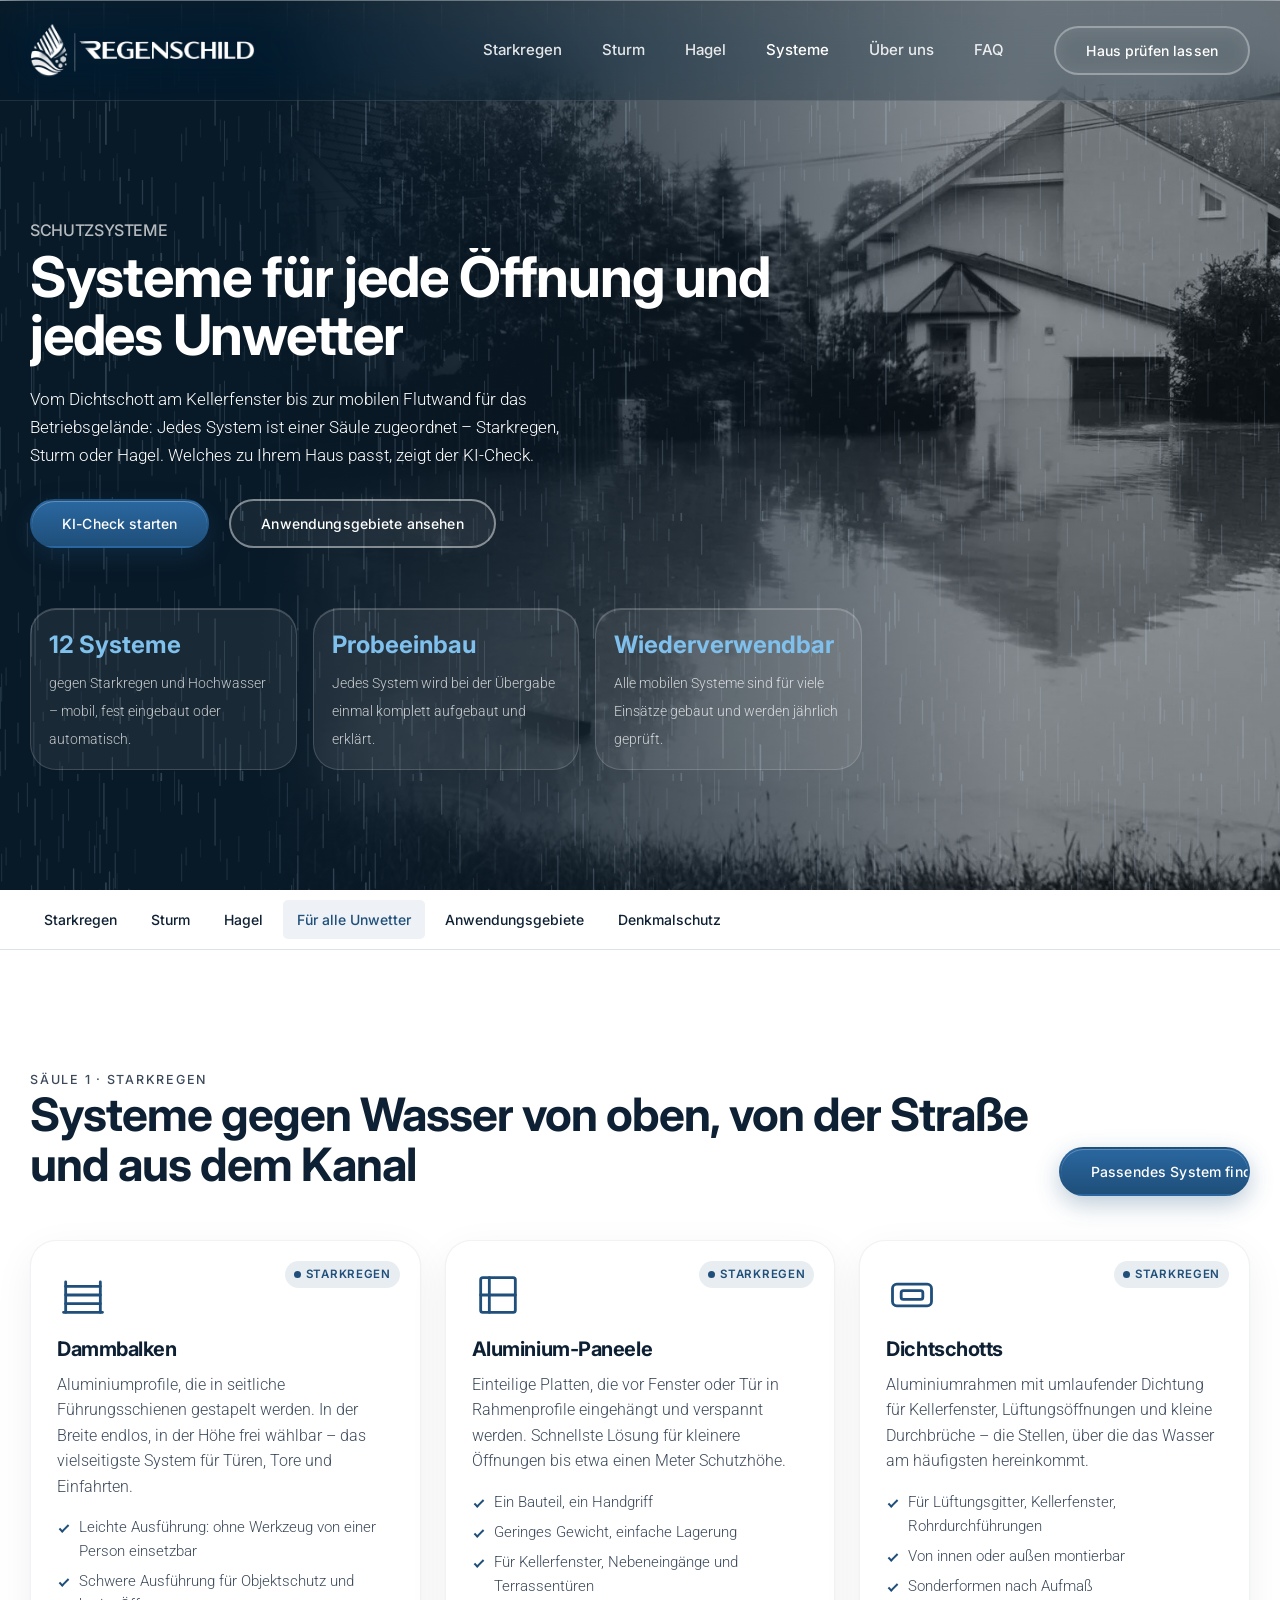
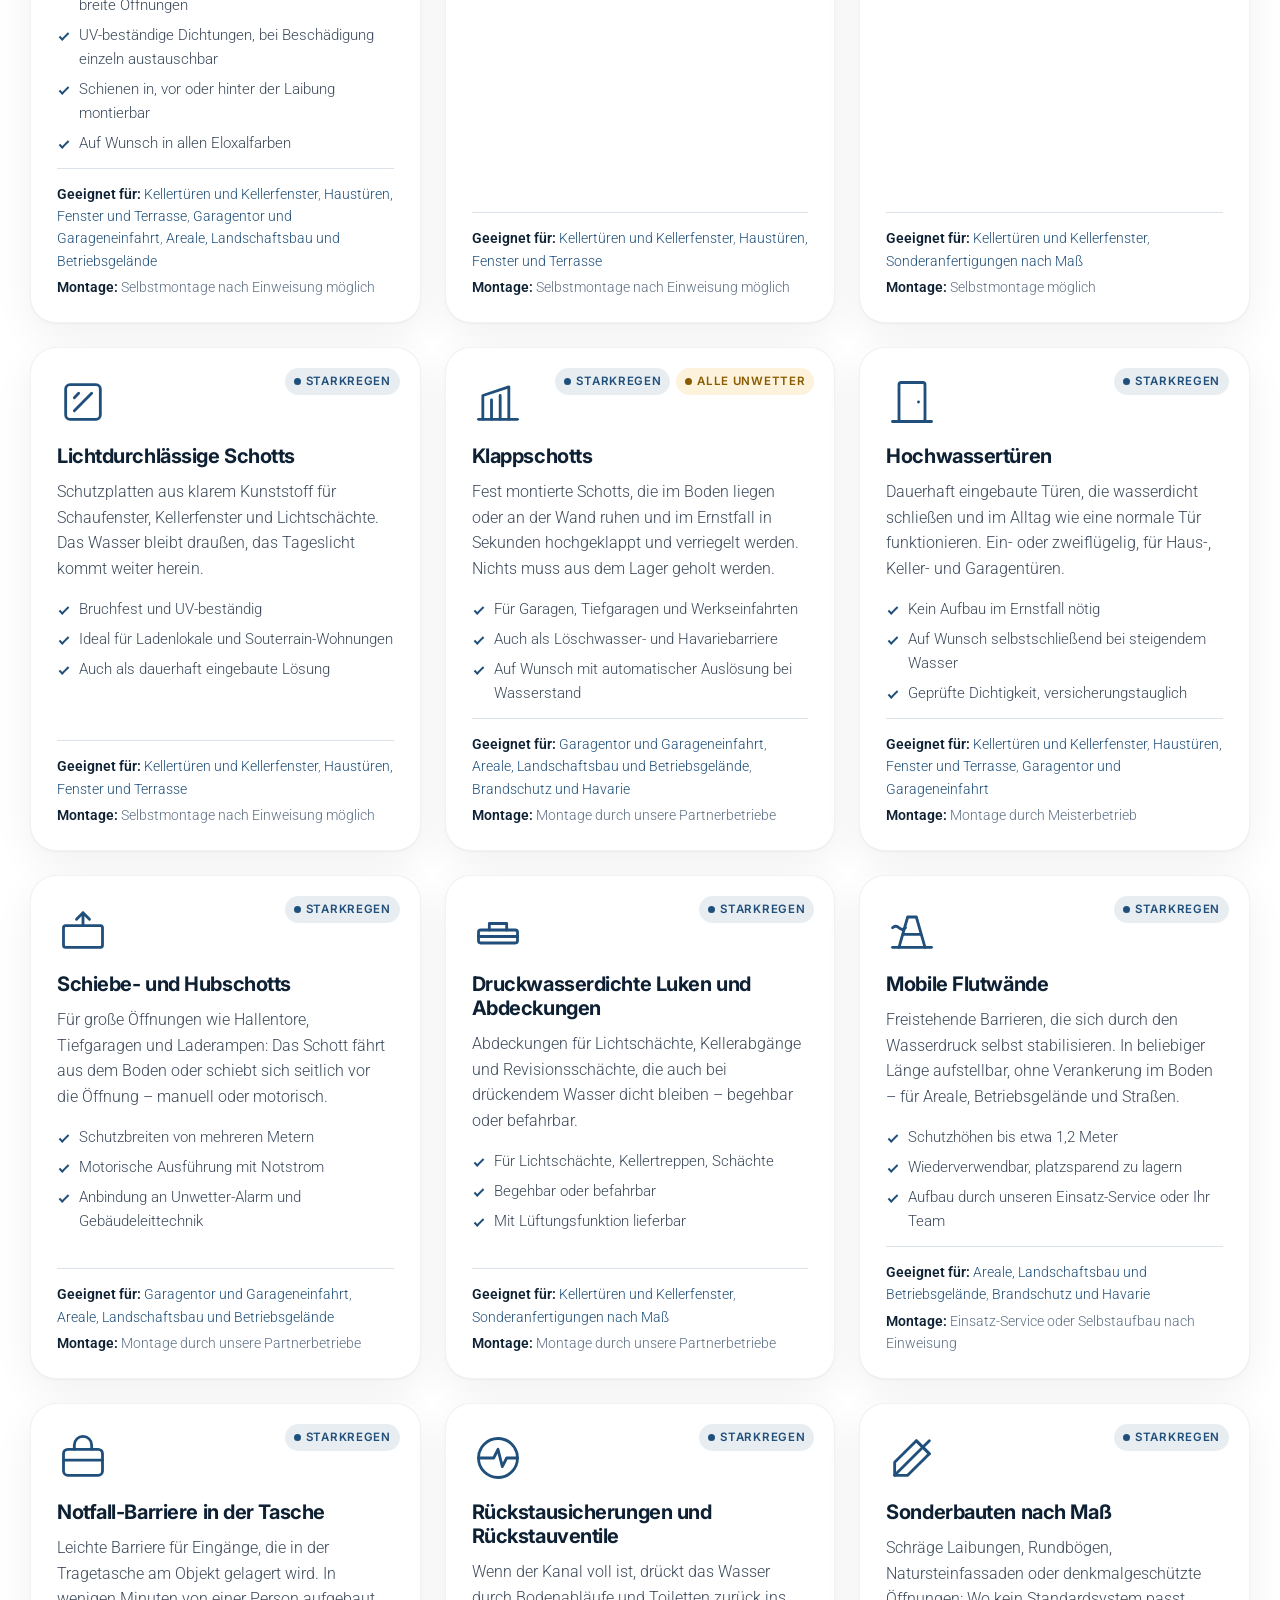
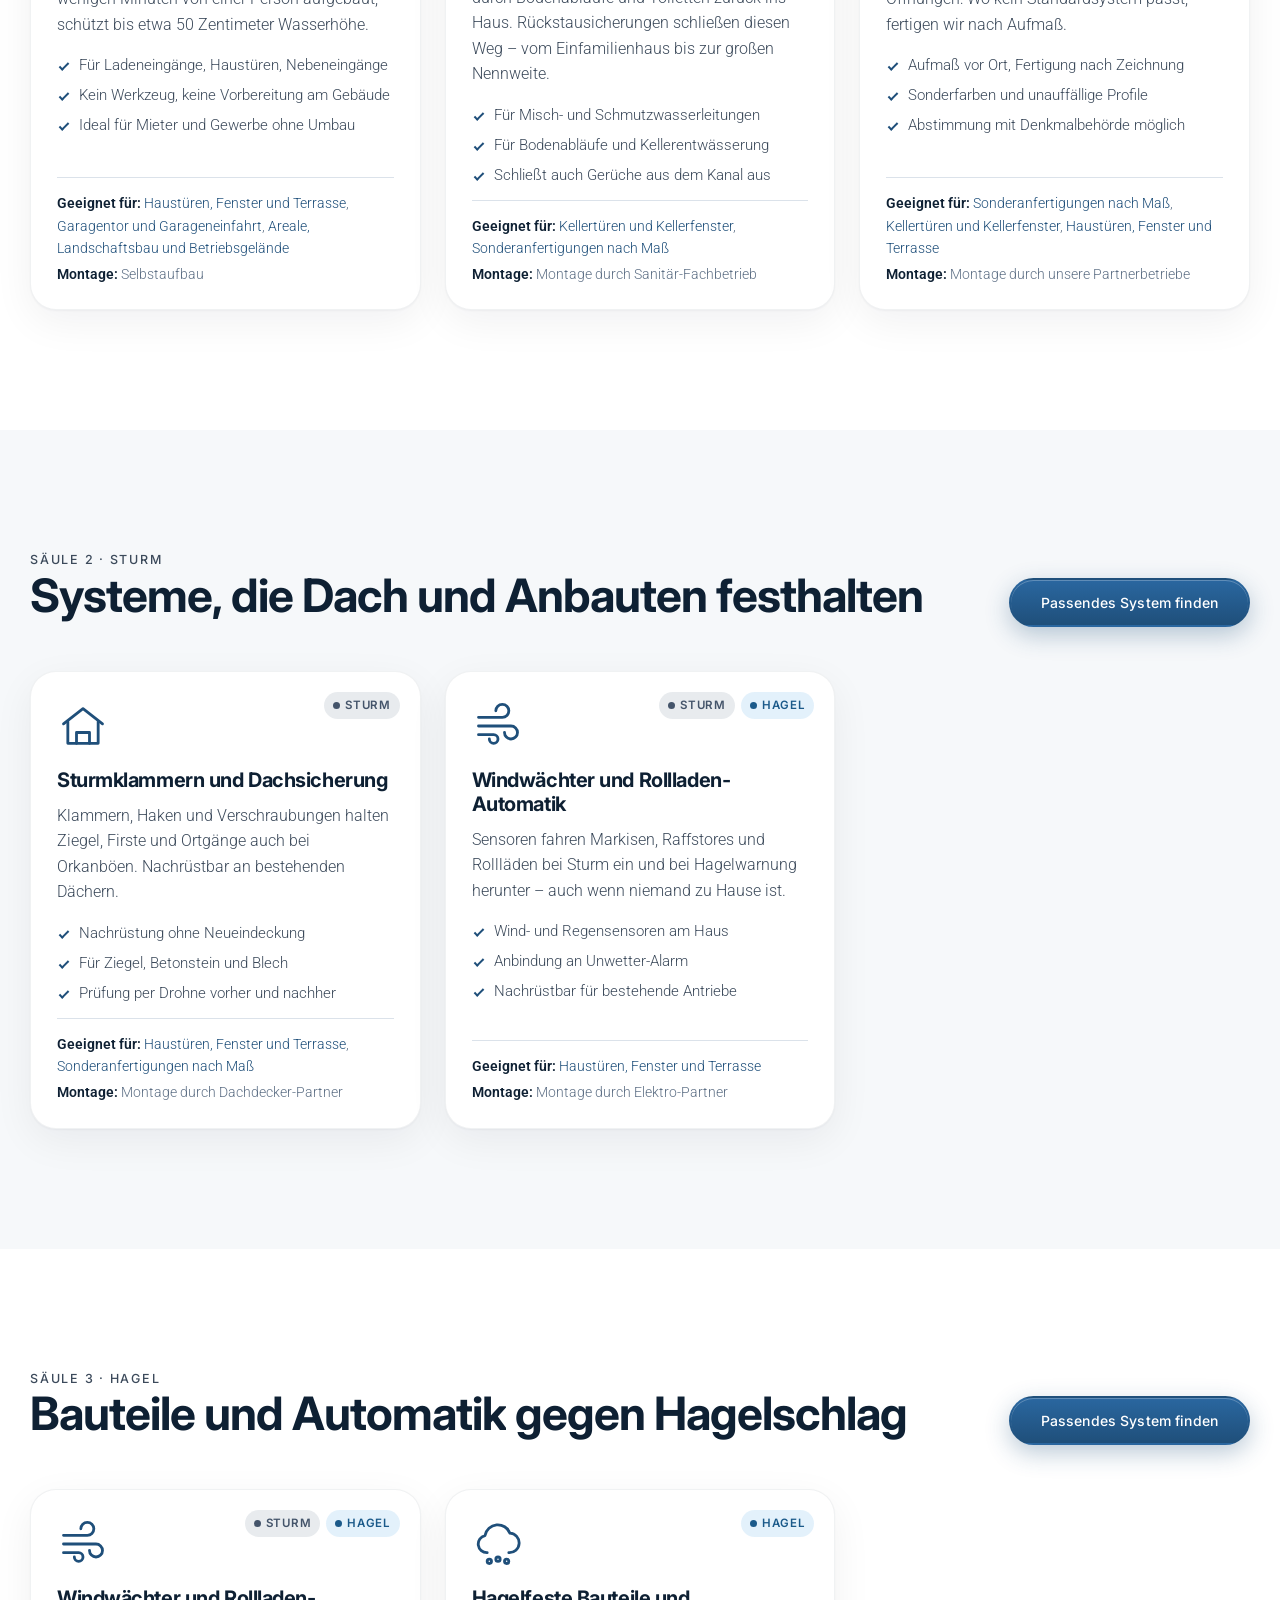
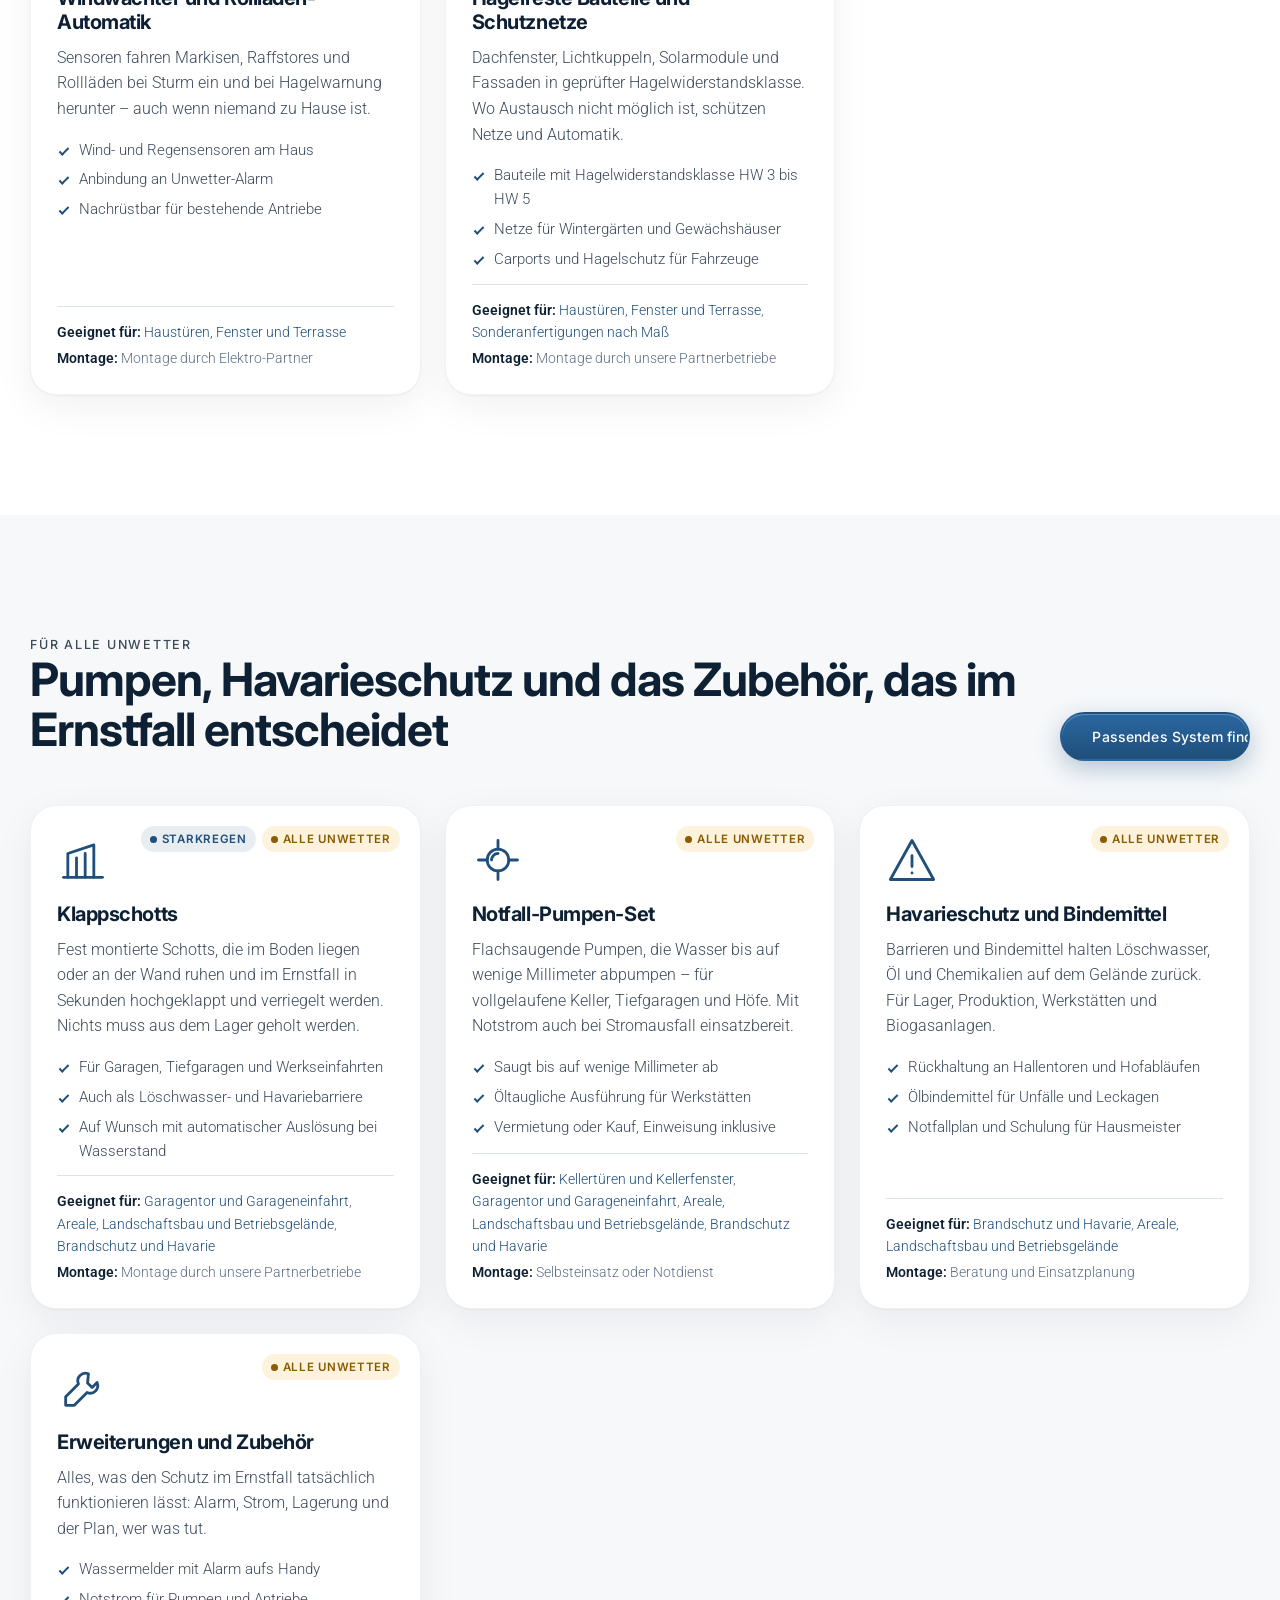
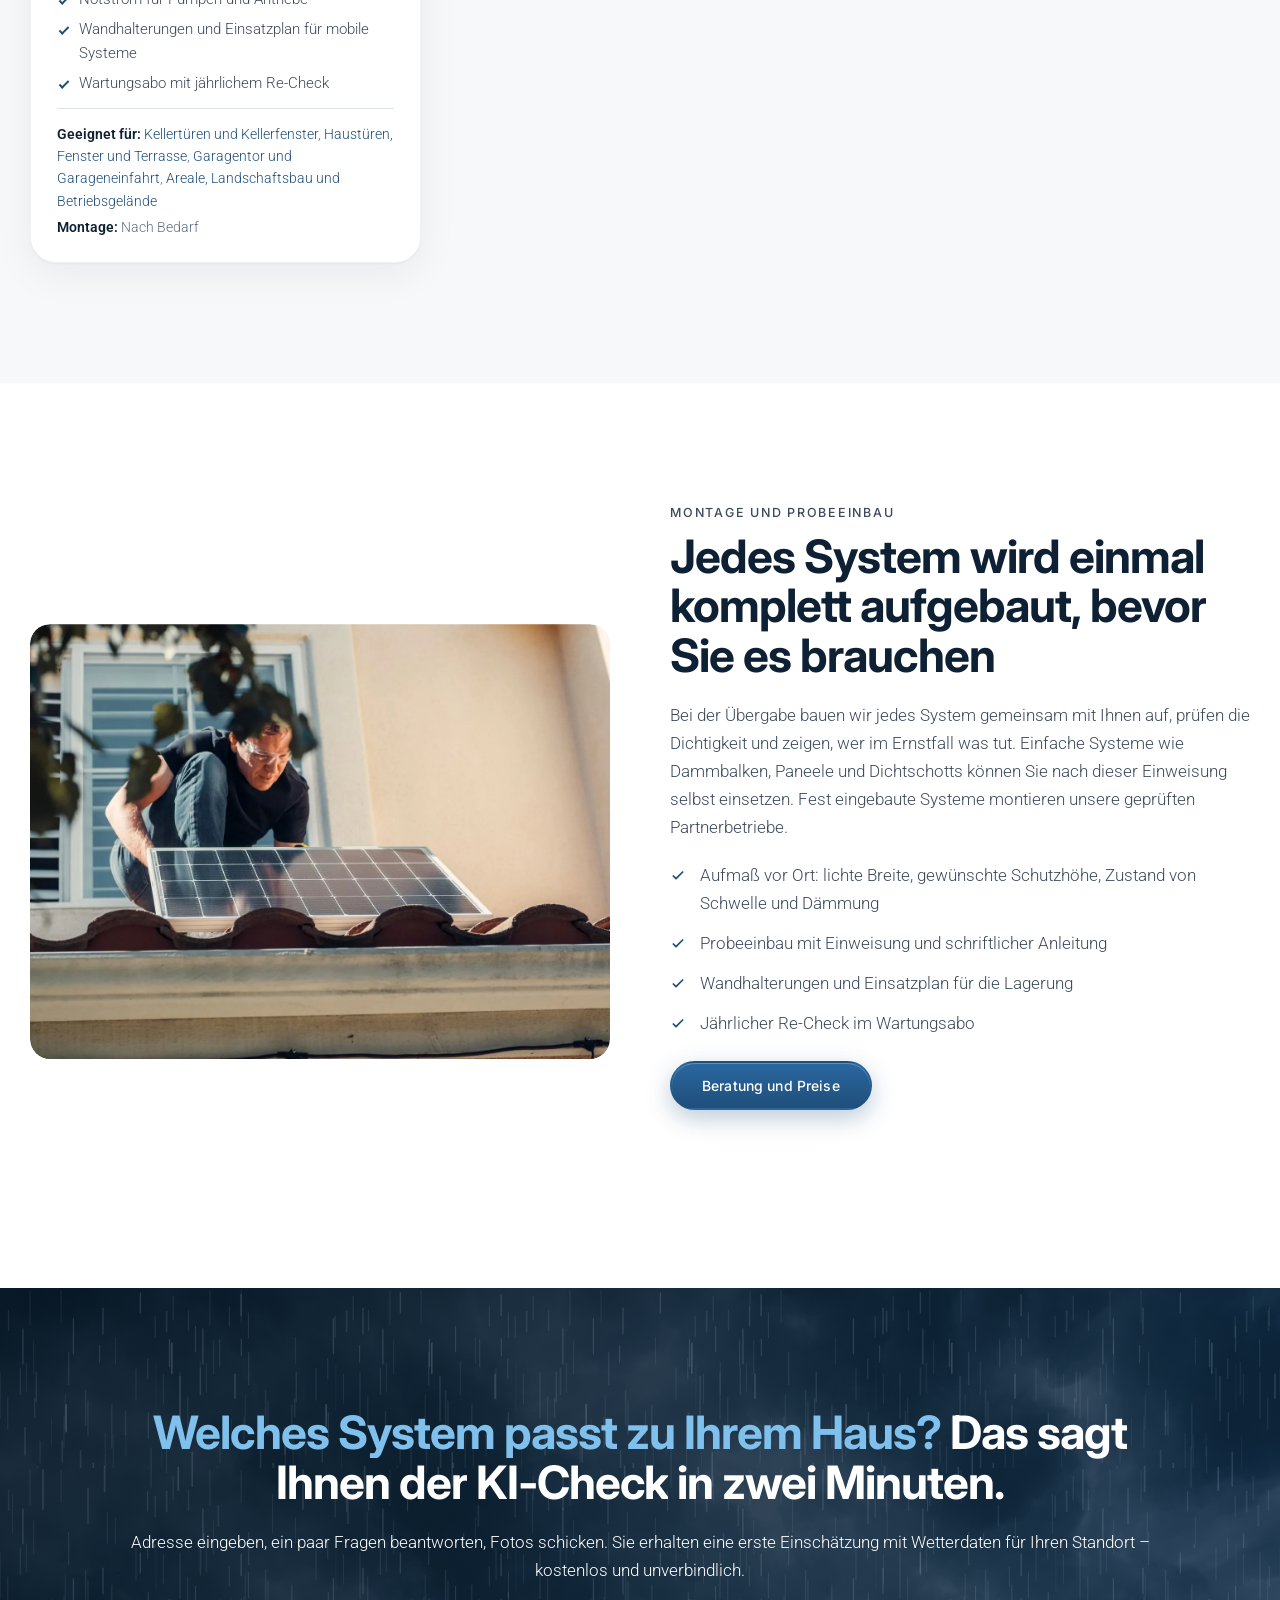
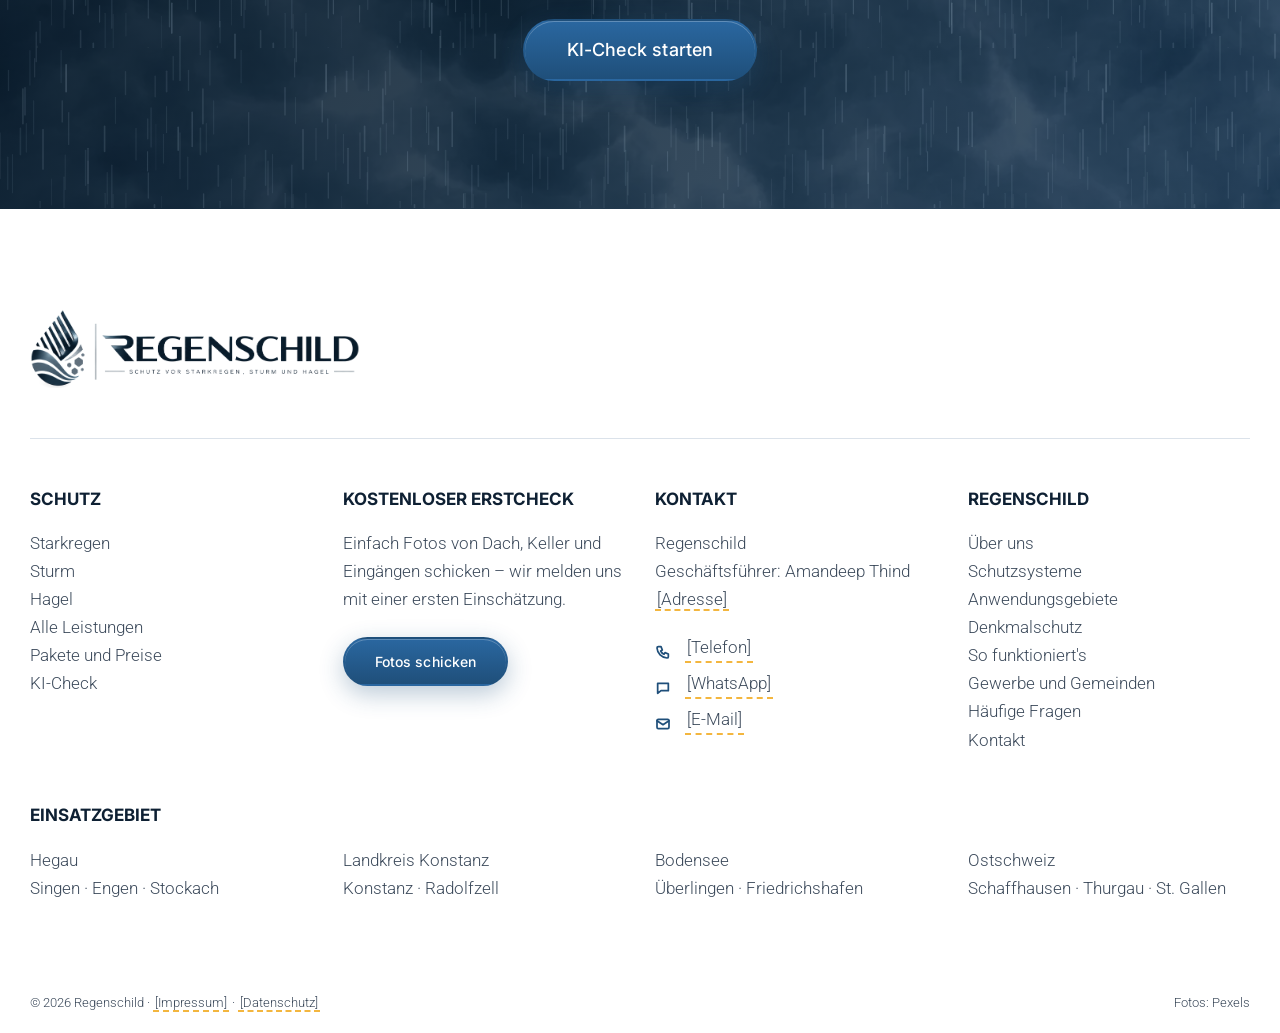
<file: systeme.html>
<!DOCTYPE html>
<html lang="de">
<head>
<meta charset="UTF-8">
<meta name="viewport" content="width=device-width, initial-scale=1, viewport-fit=cover">
<title>Schutzsysteme · Regenschild</title>
<meta name="description" content="Dammbalken, Klappschotts, Hochwassertüren, Dichtschotts, mobile Flutwände, Rückstausicherungen, Sturmklammern und Hagelschutz: Alle Schutzsysteme von Regenschild, zugeordnet zu Starkregen, Sturm und Hagel.">
<link rel="preconnect" href="https://fonts.googleapis.com">
<link rel="preconnect" href="https://fonts.gstatic.com" crossorigin>
<link href="https://fonts.googleapis.com/css2?family=Inter:wght@400;500;600;700&family=Roboto:wght@300;400;500;700&display=swap" rel="stylesheet">
<link rel="icon" type="image/png" href="[data-uri]">
<link rel="stylesheet" href="css/regenschild.css?v=c5be5141">
</head>
<body>

<!--HEADER-->
<header class="site-header" id="header">
  <div class="container header-inner">
    <a class="logo" href="index.html" aria-label="Regenschild – Startseite">
      <img class="logo-dark" src="img/logo/regenschild-logo.png" width="250" height="60" alt="Regenschild"><img class="logo-light" src="img/logo/regenschild-logo-white.png" width="250" height="60" alt="" aria-hidden="true">
    </a>
    <nav class="main-nav" id="main-nav" aria-label="Hauptnavigation">
      <ul class="menu">
        <li class="menu-item has-sub">
          <a href="starkregen.html"><span>Starkregen</span><svg class="i sub-arrow" viewBox="0 0 24 24" aria-hidden="true"><path d="M6 9l6 6 6-6"/></svg></a>
          <ul class="sub"><li><a href="starkregen.html#pruefen">Prüfen</a></li><li><a href="starkregen.html#schuetzen">Schützen</a></li><li><a href="starkregen.html#systeme">Systeme</a></li><li><a href="starkregen.html#notfall">Im Notfall</a></li></ul>
        </li>
        <li class="menu-item has-sub">
          <a href="sturm.html"><span>Sturm</span><svg class="i sub-arrow" viewBox="0 0 24 24" aria-hidden="true"><path d="M6 9l6 6 6-6"/></svg></a>
          <ul class="sub"><li><a href="sturm.html#pruefen">Prüfen</a></li><li><a href="sturm.html#schuetzen">Schützen</a></li><li><a href="sturm.html#systeme">Systeme</a></li><li><a href="sturm.html#notfall">Im Notfall</a></li></ul>
        </li>
        <li class="menu-item has-sub">
          <a href="hagel.html"><span>Hagel</span><svg class="i sub-arrow" viewBox="0 0 24 24" aria-hidden="true"><path d="M6 9l6 6 6-6"/></svg></a>
          <ul class="sub"><li><a href="hagel.html#pruefen">Prüfen</a></li><li><a href="hagel.html#schuetzen">Schützen</a></li><li><a href="hagel.html#systeme">Systeme</a></li><li><a href="hagel.html#notfall">Im Notfall</a></li></ul>
        </li>
        <li class="menu-item has-mega">
          <a href="systeme.html"><span>Systeme</span><svg class="i sub-arrow" viewBox="0 0 24 24" aria-hidden="true"><path d="M6 9l6 6 6-6"/></svg></a>
          <div class="mega mega-wide">
            <div class="mega-col"><div class="mega-title">Schutzsysteme</div><ul><li><a href="systeme.html#starkregen">Für Starkregen</a></li><li><a href="systeme.html#sturm">Für Sturm</a></li><li><a href="systeme.html#hagel">Für Hagel</a></li><li><a href="systeme.html#alle">Für alle Unwetter</a></li></ul></div>
            <div class="mega-col"><div class="mega-title">Anwendungsgebiete</div><ul><li><a href="anwendungsgebiete.html#keller">Keller und Kellerfenster</a></li><li><a href="anwendungsgebiete.html#haus">Haustür, Fenster, Terrasse</a></li><li><a href="anwendungsgebiete.html#garage">Garage und Einfahrt</a></li><li><a href="anwendungsgebiete.html#areale">Areale und Betriebsgelände</a></li><li><a href="anwendungsgebiete.html#sonder">Sonderanfertigungen</a></li><li><a href="anwendungsgebiete.html#brand">Brandschutz und Havarie</a></li></ul></div>
            <div class="mega-col"><div class="mega-title">Besondere Gebäude</div><ul><li><a href="denkmalschutz.html">Denkmalschutz</a></li><li><a href="index.html#gewerbe">Gewerbe und Gemeinden</a></li><li><a href="index.html#pakete">Pakete und Preise</a></li></ul></div>
          </div>
        </li>
        <li class="menu-item"><a href="ueber-uns.html"><span>Über uns</span></a></li>
        <li class="menu-item"><a href="index.html#faq"><span>FAQ</span></a></li>
      </ul>
    </nav>
    <a class="btn btn-primary header-cta" href="index.html#kontakt">Haus prüfen lassen</a>
    <button class="nav-toggle" id="nav-toggle" aria-controls="main-nav" aria-expanded="false" aria-label="Toggle Navigation"><span></span><span></span><span></span></button>
  </div>
</header>
<!--/HEADER-->
<main id="content">

<section class="hero" style="background-image: linear-gradient(90deg, rgb(8,25,39) 20%, rgba(7,22,36,.35) 80%), url('img/flood-street.webp')">
  <div class="container">
    <div class="hero-content">
      <h1 class="hero-kicker">Schutzsysteme</h1>
      <h2 class="hero-title">Systeme für jede Öffnung und jedes Unwetter</h2>
      <p class="hero-text">Vom Dichtschott am Kellerfenster bis zur mobilen Flutwand für das Betriebsgelände: Jedes System ist einer Säule zugeordnet – Starkregen, Sturm oder Hagel. Welches zu Ihrem Haus passt, zeigt der KI-Check.</p>
      <div class="btn-row">
        <a class="btn btn-primary" href="index.html#ki-check">KI-Check starten</a>
        <a class="btn btn-outline-white" href="anwendungsgebiete.html">Anwendungsgebiete ansehen</a>
      </div><div class="keyfacts"><div class="keyfact"><b>12 Systeme</b><span>gegen Starkregen und Hochwasser – mobil, fest eingebaut oder automatisch.</span></div><div class="keyfact"><b>Probeeinbau</b><span>Jedes System wird bei der Übergabe einmal komplett aufgebaut und erklärt.</span></div><div class="keyfact"><b>Wiederverwendbar</b><span>Alle mobilen Systeme sind für viele Einsätze gebaut und werden jährlich geprüft.</span></div></div>
    </div>
  </div>
</section>

<nav class="subnav" aria-label="Abschnitte">
  <div class="container"><a href="#starkregen">Starkregen</a><a href="#sturm">Sturm</a><a href="#hagel">Hagel</a><a href="#alle">Für alle Unwetter</a><a href="anwendungsgebiete.html">Anwendungsgebiete</a><a href="denkmalschutz.html">Denkmalschutz</a></div>
</nav>
<section class="section" id="starkregen">
  <div class="container">
    <div class="section-head"><div><p class="kicker">Säule 1 · Starkregen</p><h2>Systeme gegen Wasser von oben, von der Straße und aus dem Kanal</h2></div><a class="btn btn-primary" href="index.html#ki-check">Passendes System finden</a></div>
    <div class="sys-grid"><article class="sys-card" id="dammbalken"><div class="tags"><span class="tag tag-r">Starkregen</span></div><svg class="s" viewBox="0 0 24 24" aria-hidden="true"><path d="M3 20h18M4 16h16M4 12h16M4 8h16"/><path d="M4 6v14M20 6v14"/></svg><h3>Dammbalken</h3><p>Aluminiumprofile, die in seitliche Führungsschienen gestapelt werden. In der Breite endlos, in der Höhe frei wählbar – das vielseitigste System für Türen, Tore und Einfahrten.</p><ul><li>Leichte Ausführung: ohne Werkzeug von einer Person einsetzbar</li><li>Schwere Ausführung für Objektschutz und breite Öffnungen</li><li>UV-beständige Dichtungen, bei Beschädigung einzeln austauschbar</li><li>Schienen in, vor oder hinter der Laibung montierbar</li><li>Auf Wunsch in allen Eloxalfarben</li></ul><div class="sys-meta"><div><b>Geeignet für:</b> <a href="anwendungsgebiete.html#keller">Kellertüren und Kellerfenster</a>, <a href="anwendungsgebiete.html#haus">Haustüren, Fenster und Terrasse</a>, <a href="anwendungsgebiete.html#garage">Garagentor und Garageneinfahrt</a>, <a href="anwendungsgebiete.html#areale">Areale, Landschaftsbau und Betriebsgelände</a></div><div><b>Montage:</b> Selbstmontage nach Einweisung möglich</div></div></article><article class="sys-card" id="alupaneele"><div class="tags"><span class="tag tag-r">Starkregen</span></div><svg class="s" viewBox="0 0 24 24" aria-hidden="true"><rect x="4" y="4" width="16" height="16" rx="1"/><path d="M4 12h16M8 4v16"/></svg><h3>Aluminium-Paneele</h3><p>Einteilige Platten, die vor Fenster oder Tür in Rahmenprofile eingehängt und verspannt werden. Schnellste Lösung für kleinere Öffnungen bis etwa einen Meter Schutzhöhe.</p><ul><li>Ein Bauteil, ein Handgriff</li><li>Geringes Gewicht, einfache Lagerung</li><li>Für Kellerfenster, Nebeneingänge und Terrassentüren</li></ul><div class="sys-meta"><div><b>Geeignet für:</b> <a href="anwendungsgebiete.html#keller">Kellertüren und Kellerfenster</a>, <a href="anwendungsgebiete.html#haus">Haustüren, Fenster und Terrasse</a></div><div><b>Montage:</b> Selbstmontage nach Einweisung möglich</div></div></article><article class="sys-card" id="dichtschott"><div class="tags"><span class="tag tag-r">Starkregen</span></div><svg class="s" viewBox="0 0 24 24" aria-hidden="true"><rect x="3" y="7" width="18" height="10" rx="2"/><rect x="7" y="10" width="10" height="4" rx="1"/></svg><h3>Dichtschotts</h3><p>Aluminiumrahmen mit umlaufender Dichtung für Kellerfenster, Lüftungsöffnungen und kleine Durchbrüche – die Stellen, über die das Wasser am häufigsten hereinkommt.</p><ul><li>Für Lüftungsgitter, Kellerfenster, Rohrdurchführungen</li><li>Von innen oder außen montierbar</li><li>Sonderformen nach Aufmaß</li></ul><div class="sys-meta"><div><b>Geeignet für:</b> <a href="anwendungsgebiete.html#keller">Kellertüren und Kellerfenster</a>, <a href="anwendungsgebiete.html#sonder">Sonderanfertigungen nach Maß</a></div><div><b>Montage:</b> Selbstmontage möglich</div></div></article><article class="sys-card" id="klarschott"><div class="tags"><span class="tag tag-r">Starkregen</span></div><svg class="s" viewBox="0 0 24 24" aria-hidden="true"><rect x="4" y="4" width="16" height="16" rx="2"/><path d="M8 16l8-8M8 10l2-2"/></svg><h3>Lichtdurchlässige Schotts</h3><p>Schutzplatten aus klarem Kunststoff für Schaufenster, Kellerfenster und Lichtschächte. Das Wasser bleibt draußen, das Tageslicht kommt weiter herein.</p><ul><li>Bruchfest und UV-beständig</li><li>Ideal für Ladenlokale und Souterrain-Wohnungen</li><li>Auch als dauerhaft eingebaute Lösung</li></ul><div class="sys-meta"><div><b>Geeignet für:</b> <a href="anwendungsgebiete.html#keller">Kellertüren und Kellerfenster</a>, <a href="anwendungsgebiete.html#haus">Haustüren, Fenster und Terrasse</a></div><div><b>Montage:</b> Selbstmontage nach Einweisung möglich</div></div></article><article class="sys-card" id="klappschott"><div class="tags"><span class="tag tag-r">Starkregen</span><span class="tag tag-all">Alle Unwetter</span></div><svg class="s" viewBox="0 0 24 24" aria-hidden="true"><path d="M3 20h18"/><path d="M5 20V9l12-4v15"/><path d="M9 20v-9M13 20V9"/></svg><h3>Klappschotts</h3><p>Fest montierte Schotts, die im Boden liegen oder an der Wand ruhen und im Ernstfall in Sekunden hochgeklappt und verriegelt werden. Nichts muss aus dem Lager geholt werden.</p><ul><li>Für Garagen, Tiefgaragen und Werkseinfahrten</li><li>Auch als Löschwasser- und Havariebarriere</li><li>Auf Wunsch mit automatischer Auslösung bei Wasserstand</li></ul><div class="sys-meta"><div><b>Geeignet für:</b> <a href="anwendungsgebiete.html#garage">Garagentor und Garageneinfahrt</a>, <a href="anwendungsgebiete.html#areale">Areale, Landschaftsbau und Betriebsgelände</a>, <a href="anwendungsgebiete.html#brand">Brandschutz und Havarie</a></div><div><b>Montage:</b> Montage durch unsere Partnerbetriebe</div></div></article><article class="sys-card" id="hochwassertueren"><div class="tags"><span class="tag tag-r">Starkregen</span></div><svg class="s" viewBox="0 0 24 24" aria-hidden="true"><rect x="6" y="3" width="12" height="18" rx="1"/><path d="M15 12h.01M6 21h12"/><path d="M3 21h18"/></svg><h3>Hochwassertüren</h3><p>Dauerhaft eingebaute Türen, die wasserdicht schließen und im Alltag wie eine normale Tür funktionieren. Ein- oder zweiflügelig, für Haus-, Keller- und Garagentüren.</p><ul><li>Kein Aufbau im Ernstfall nötig</li><li>Auf Wunsch selbstschließend bei steigendem Wasser</li><li>Geprüfte Dichtigkeit, versicherungstauglich</li></ul><div class="sys-meta"><div><b>Geeignet für:</b> <a href="anwendungsgebiete.html#keller">Kellertüren und Kellerfenster</a>, <a href="anwendungsgebiete.html#haus">Haustüren, Fenster und Terrasse</a>, <a href="anwendungsgebiete.html#garage">Garagentor und Garageneinfahrt</a></div><div><b>Montage:</b> Montage durch Meisterbetrieb</div></div></article><article class="sys-card" id="hubschott"><div class="tags"><span class="tag tag-r">Starkregen</span></div><svg class="s" viewBox="0 0 24 24" aria-hidden="true"><rect x="3" y="10" width="18" height="10" rx="1"/><path d="M12 10V4M9 7l3-3 3 3"/></svg><h3>Schiebe- und Hubschotts</h3><p>Für große Öffnungen wie Hallentore, Tiefgaragen und Laderampen: Das Schott fährt aus dem Boden oder schiebt sich seitlich vor die Öffnung – manuell oder motorisch.</p><ul><li>Schutzbreiten von mehreren Metern</li><li>Motorische Ausführung mit Notstrom</li><li>Anbindung an Unwetter-Alarm und Gebäudeleittechnik</li></ul><div class="sys-meta"><div><b>Geeignet für:</b> <a href="anwendungsgebiete.html#garage">Garagentor und Garageneinfahrt</a>, <a href="anwendungsgebiete.html#areale">Areale, Landschaftsbau und Betriebsgelände</a></div><div><b>Montage:</b> Montage durch unsere Partnerbetriebe</div></div></article><article class="sys-card" id="kellerluken"><div class="tags"><span class="tag tag-r">Starkregen</span></div><svg class="s" viewBox="0 0 24 24" aria-hidden="true"><rect x="3" y="12" width="18" height="6" rx="1"/><path d="M3 15h18M8 12V9h8v3"/></svg><h3>Druckwasserdichte Luken und Abdeckungen</h3><p>Abdeckungen für Lichtschächte, Kellerabgänge und Revisionsschächte, die auch bei drückendem Wasser dicht bleiben – begehbar oder befahrbar.</p><ul><li>Für Lichtschächte, Kellertreppen, Schächte</li><li>Begehbar oder befahrbar</li><li>Mit Lüftungsfunktion lieferbar</li></ul><div class="sys-meta"><div><b>Geeignet für:</b> <a href="anwendungsgebiete.html#keller">Kellertüren und Kellerfenster</a>, <a href="anwendungsgebiete.html#sonder">Sonderanfertigungen nach Maß</a></div><div><b>Montage:</b> Montage durch unsere Partnerbetriebe</div></div></article><article class="sys-card" id="flutwand"><div class="tags"><span class="tag tag-r">Starkregen</span></div><svg class="s" viewBox="0 0 24 24" aria-hidden="true"><path d="M3 20h18"/><path d="M6 20L10 6h4l4 14"/><path d="M8 14h8"/><path d="M3 11c1-1 2-1 3 0s2 1 3 0"/></svg><h3>Mobile Flutwände</h3><p>Freistehende Barrieren, die sich durch den Wasserdruck selbst stabilisieren. In beliebiger Länge aufstellbar, ohne Verankerung im Boden – für Areale, Betriebsgelände und Straßen.</p><ul><li>Schutzhöhen bis etwa 1,2 Meter</li><li>Wiederverwendbar, platzsparend zu lagern</li><li>Aufbau durch unseren Einsatz-Service oder Ihr Team</li></ul><div class="sys-meta"><div><b>Geeignet für:</b> <a href="anwendungsgebiete.html#areale">Areale, Landschaftsbau und Betriebsgelände</a>, <a href="anwendungsgebiete.html#brand">Brandschutz und Havarie</a></div><div><b>Montage:</b> Einsatz-Service oder Selbstaufbau nach Einweisung</div></div></article><article class="sys-card" id="notfallbarriere"><div class="tags"><span class="tag tag-r">Starkregen</span></div><svg class="s" viewBox="0 0 24 24" aria-hidden="true"><rect x="3" y="8" width="18" height="12" rx="2"/><path d="M8 8V6a4 4 0 0 1 8 0v2M3 13h18"/></svg><h3>Notfall-Barriere in der Tasche</h3><p>Leichte Barriere für Eingänge, die in der Tragetasche am Objekt gelagert wird. In wenigen Minuten von einer Person aufgebaut, schützt bis etwa 50 Zentimeter Wasserhöhe.</p><ul><li>Für Ladeneingänge, Haustüren, Nebeneingänge</li><li>Kein Werkzeug, keine Vorbereitung am Gebäude</li><li>Ideal für Mieter und Gewerbe ohne Umbau</li></ul><div class="sys-meta"><div><b>Geeignet für:</b> <a href="anwendungsgebiete.html#haus">Haustüren, Fenster und Terrasse</a>, <a href="anwendungsgebiete.html#garage">Garagentor und Garageneinfahrt</a>, <a href="anwendungsgebiete.html#areale">Areale, Landschaftsbau und Betriebsgelände</a></div><div><b>Montage:</b> Selbstaufbau</div></div></article><article class="sys-card" id="rueckstau"><div class="tags"><span class="tag tag-r">Starkregen</span></div><svg class="s" viewBox="0 0 24 24" aria-hidden="true"><path d="M3 12h7l2-4 2 8 2-4h5"/><circle cx="12" cy="12" r="9"/></svg><h3>Rückstausicherungen und Rückstauventile</h3><p>Wenn der Kanal voll ist, drückt das Wasser durch Bodenabläufe und Toiletten zurück ins Haus. Rückstausicherungen schließen diesen Weg – vom Einfamilienhaus bis zur großen Nennweite.</p><ul><li>Für Misch- und Schmutzwasserleitungen</li><li>Für Bodenabläufe und Kellerentwässerung</li><li>Schließt auch Gerüche aus dem Kanal aus</li></ul><div class="sys-meta"><div><b>Geeignet für:</b> <a href="anwendungsgebiete.html#keller">Kellertüren und Kellerfenster</a>, <a href="anwendungsgebiete.html#sonder">Sonderanfertigungen nach Maß</a></div><div><b>Montage:</b> Montage durch Sanitär-Fachbetrieb</div></div></article><article class="sys-card" id="sonderbauten"><div class="tags"><span class="tag tag-r">Starkregen</span></div><svg class="s" viewBox="0 0 24 24" aria-hidden="true"><path d="M4 20L20 4"/><path d="M4 20h6l10-10-6-6L4 14z"/><path d="M14 4l6 6"/></svg><h3>Sonderbauten nach Maß</h3><p>Schräge Laibungen, Rundbögen, Natursteinfassaden oder denkmalgeschützte Öffnungen: Wo kein Standardsystem passt, fertigen wir nach Aufmaß.</p><ul><li>Aufmaß vor Ort, Fertigung nach Zeichnung</li><li>Sonderfarben und unauffällige Profile</li><li>Abstimmung mit Denkmalbehörde möglich</li></ul><div class="sys-meta"><div><b>Geeignet für:</b> <a href="anwendungsgebiete.html#sonder">Sonderanfertigungen nach Maß</a>, <a href="anwendungsgebiete.html#keller">Kellertüren und Kellerfenster</a>, <a href="anwendungsgebiete.html#haus">Haustüren, Fenster und Terrasse</a></div><div><b>Montage:</b> Montage durch unsere Partnerbetriebe</div></div></article></div>
  </div>
</section>
<section class="section" id="sturm" style="background:var(--c-grey-1)">
  <div class="container">
    <div class="section-head"><div><p class="kicker">Säule 2 · Sturm</p><h2>Systeme, die Dach und Anbauten festhalten</h2></div><a class="btn btn-primary" href="index.html#ki-check">Passendes System finden</a></div>
    <div class="sys-grid"><article class="sys-card" id="sturmklammern"><div class="tags"><span class="tag tag-s">Sturm</span></div><svg class="s" viewBox="0 0 24 24" aria-hidden="true"><path d="M3 11l9-7 9 7"/><path d="M5 10v10h14V10"/><path d="M9 20v-5h6v5"/></svg><h3>Sturmklammern und Dachsicherung</h3><p>Klammern, Haken und Verschraubungen halten Ziegel, Firste und Ortgänge auch bei Orkanböen. Nachrüstbar an bestehenden Dächern.</p><ul><li>Nachrüstung ohne Neueindeckung</li><li>Für Ziegel, Betonstein und Blech</li><li>Prüfung per Drohne vorher und nachher</li></ul><div class="sys-meta"><div><b>Geeignet für:</b> <a href="anwendungsgebiete.html#haus">Haustüren, Fenster und Terrasse</a>, <a href="anwendungsgebiete.html#sonder">Sonderanfertigungen nach Maß</a></div><div><b>Montage:</b> Montage durch Dachdecker-Partner</div></div></article><article class="sys-card" id="windwaechter"><div class="tags"><span class="tag tag-s">Sturm</span><span class="tag tag-h">Hagel</span></div><svg class="s" viewBox="0 0 24 24" aria-hidden="true"><path d="M3 8h11a3 3 0 1 0-3-3"/><path d="M3 12h15a3 3 0 1 1-3 3"/><path d="M3 16h7a2 2 0 1 1-2 2"/></svg><h3>Windwächter und Rollladen-Automatik</h3><p>Sensoren fahren Markisen, Raffstores und Rollläden bei Sturm ein und bei Hagelwarnung herunter – auch wenn niemand zu Hause ist.</p><ul><li>Wind- und Regensensoren am Haus</li><li>Anbindung an Unwetter-Alarm</li><li>Nachrüstbar für bestehende Antriebe</li></ul><div class="sys-meta"><div><b>Geeignet für:</b> <a href="anwendungsgebiete.html#haus">Haustüren, Fenster und Terrasse</a></div><div><b>Montage:</b> Montage durch Elektro-Partner</div></div></article></div>
  </div>
</section>
<section class="section" id="hagel">
  <div class="container">
    <div class="section-head"><div><p class="kicker">Säule 3 · Hagel</p><h2>Bauteile und Automatik gegen Hagelschlag</h2></div><a class="btn btn-primary" href="index.html#ki-check">Passendes System finden</a></div>
    <div class="sys-grid"><article class="sys-card" id="windwaechter"><div class="tags"><span class="tag tag-s">Sturm</span><span class="tag tag-h">Hagel</span></div><svg class="s" viewBox="0 0 24 24" aria-hidden="true"><path d="M3 8h11a3 3 0 1 0-3-3"/><path d="M3 12h15a3 3 0 1 1-3 3"/><path d="M3 16h7a2 2 0 1 1-2 2"/></svg><h3>Windwächter und Rollladen-Automatik</h3><p>Sensoren fahren Markisen, Raffstores und Rollläden bei Sturm ein und bei Hagelwarnung herunter – auch wenn niemand zu Hause ist.</p><ul><li>Wind- und Regensensoren am Haus</li><li>Anbindung an Unwetter-Alarm</li><li>Nachrüstbar für bestehende Antriebe</li></ul><div class="sys-meta"><div><b>Geeignet für:</b> <a href="anwendungsgebiete.html#haus">Haustüren, Fenster und Terrasse</a></div><div><b>Montage:</b> Montage durch Elektro-Partner</div></div></article><article class="sys-card" id="hagelschutz"><div class="tags"><span class="tag tag-h">Hagel</span></div><svg class="s" viewBox="0 0 24 24" aria-hidden="true"><path d="M7 16a4 4 0 0 1-1-7.9A6 6 0 0 1 17.5 7 4.5 4.5 0 0 1 17 16"/><circle cx="8" cy="20" r="1"/><circle cx="12" cy="19" r="1"/><circle cx="16" cy="20" r="1"/></svg><h3>Hagelfeste Bauteile und Schutznetze</h3><p>Dachfenster, Lichtkuppeln, Solarmodule und Fassaden in geprüfter Hagelwiderstandsklasse. Wo Austausch nicht möglich ist, schützen Netze und Automatik.</p><ul><li>Bauteile mit Hagelwiderstandsklasse HW 3 bis HW 5</li><li>Netze für Wintergärten und Gewächshäuser</li><li>Carports und Hagelschutz für Fahrzeuge</li></ul><div class="sys-meta"><div><b>Geeignet für:</b> <a href="anwendungsgebiete.html#haus">Haustüren, Fenster und Terrasse</a>, <a href="anwendungsgebiete.html#sonder">Sonderanfertigungen nach Maß</a></div><div><b>Montage:</b> Montage durch unsere Partnerbetriebe</div></div></article></div>
  </div>
</section>
<section class="section" id="alle" style="background:var(--c-grey-1)">
  <div class="container">
    <div class="section-head"><div><p class="kicker">Für alle Unwetter</p><h2>Pumpen, Havarieschutz und das Zubehör, das im Ernstfall entscheidet</h2></div><a class="btn btn-primary" href="index.html#ki-check">Passendes System finden</a></div>
    <div class="sys-grid"><article class="sys-card" id="klappschott"><div class="tags"><span class="tag tag-r">Starkregen</span><span class="tag tag-all">Alle Unwetter</span></div><svg class="s" viewBox="0 0 24 24" aria-hidden="true"><path d="M3 20h18"/><path d="M5 20V9l12-4v15"/><path d="M9 20v-9M13 20V9"/></svg><h3>Klappschotts</h3><p>Fest montierte Schotts, die im Boden liegen oder an der Wand ruhen und im Ernstfall in Sekunden hochgeklappt und verriegelt werden. Nichts muss aus dem Lager geholt werden.</p><ul><li>Für Garagen, Tiefgaragen und Werkseinfahrten</li><li>Auch als Löschwasser- und Havariebarriere</li><li>Auf Wunsch mit automatischer Auslösung bei Wasserstand</li></ul><div class="sys-meta"><div><b>Geeignet für:</b> <a href="anwendungsgebiete.html#garage">Garagentor und Garageneinfahrt</a>, <a href="anwendungsgebiete.html#areale">Areale, Landschaftsbau und Betriebsgelände</a>, <a href="anwendungsgebiete.html#brand">Brandschutz und Havarie</a></div><div><b>Montage:</b> Montage durch unsere Partnerbetriebe</div></div></article><article class="sys-card" id="pumpen"><div class="tags"><span class="tag tag-all">Alle Unwetter</span></div><svg class="s" viewBox="0 0 24 24" aria-hidden="true"><circle cx="12" cy="12" r="5"/><path d="M12 7V3M17 12h4M12 17v4M7 12H3M12 9a3 3 0 0 0-3 3"/></svg><h3>Notfall-Pumpen-Set</h3><p>Flachsaugende Pumpen, die Wasser bis auf wenige Millimeter abpumpen – für vollgelaufene Keller, Tiefgaragen und Höfe. Mit Notstrom auch bei Stromausfall einsatzbereit.</p><ul><li>Saugt bis auf wenige Millimeter ab</li><li>Öltaugliche Ausführung für Werkstätten</li><li>Vermietung oder Kauf, Einweisung inklusive</li></ul><div class="sys-meta"><div><b>Geeignet für:</b> <a href="anwendungsgebiete.html#keller">Kellertüren und Kellerfenster</a>, <a href="anwendungsgebiete.html#garage">Garagentor und Garageneinfahrt</a>, <a href="anwendungsgebiete.html#areale">Areale, Landschaftsbau und Betriebsgelände</a>, <a href="anwendungsgebiete.html#brand">Brandschutz und Havarie</a></div><div><b>Montage:</b> Selbsteinsatz oder Notdienst</div></div></article><article class="sys-card" id="havarie"><div class="tags"><span class="tag tag-all">Alle Unwetter</span></div><svg class="s" viewBox="0 0 24 24" aria-hidden="true"><path d="M12 3l10 18H2z"/><path d="M12 10v5M12 18h.01"/></svg><h3>Havarieschutz und Bindemittel</h3><p>Barrieren und Bindemittel halten Löschwasser, Öl und Chemikalien auf dem Gelände zurück. Für Lager, Produktion, Werkstätten und Biogasanlagen.</p><ul><li>Rückhaltung an Hallentoren und Hofabläufen</li><li>Ölbindemittel für Unfälle und Leckagen</li><li>Notfallplan und Schulung für Hausmeister</li></ul><div class="sys-meta"><div><b>Geeignet für:</b> <a href="anwendungsgebiete.html#brand">Brandschutz und Havarie</a>, <a href="anwendungsgebiete.html#areale">Areale, Landschaftsbau und Betriebsgelände</a></div><div><b>Montage:</b> Beratung und Einsatzplanung</div></div></article><article class="sys-card" id="zubehoer"><div class="tags"><span class="tag tag-all">Alle Unwetter</span></div><svg class="s" viewBox="0 0 24 24" aria-hidden="true"><path d="M14.5 5.5a3.5 3.5 0 0 0-4.6 4.6L4 16v4h4l5.9-5.9a3.5 3.5 0 0 0 4.6-4.6l-2.3 2.3-2.1-2.1z"/></svg><h3>Erweiterungen und Zubehör</h3><p>Alles, was den Schutz im Ernstfall tatsächlich funktionieren lässt: Alarm, Strom, Lagerung und der Plan, wer was tut.</p><ul><li>Wassermelder mit Alarm aufs Handy</li><li>Notstrom für Pumpen und Antriebe</li><li>Wandhalterungen und Einsatzplan für mobile Systeme</li><li>Wartungsabo mit jährlichem Re-Check</li></ul><div class="sys-meta"><div><b>Geeignet für:</b> <a href="anwendungsgebiete.html#keller">Kellertüren und Kellerfenster</a>, <a href="anwendungsgebiete.html#haus">Haustüren, Fenster und Terrasse</a>, <a href="anwendungsgebiete.html#garage">Garagentor und Garageneinfahrt</a>, <a href="anwendungsgebiete.html#areale">Areale, Landschaftsbau und Betriebsgelände</a></div><div><b>Montage:</b> Nach Bedarf</div></div></article></div>
  </div>
</section>
<section class="section intro">
  <div class="container two-col">
    <div class="col-media"><img class="phase-img" src="img/install-roof.webp" alt="" loading="lazy"></div>
    <div class="col-text">
      <p class="kicker">Montage und Probeeinbau</p>
      <h2>Jedes System wird einmal komplett aufgebaut, bevor Sie es brauchen</h2>
      <p>Bei der Übergabe bauen wir jedes System gemeinsam mit Ihnen auf, prüfen die Dichtigkeit und zeigen, wer im Ernstfall was tut. Einfache Systeme wie Dammbalken, Paneele und Dichtschotts können Sie nach dieser Einweisung selbst einsetzen. Fest eingebaute Systeme montieren unsere geprüften Partnerbetriebe.</p>
      <ul class="icon-list"><li><svg class="i" viewBox="0 0 24 24" aria-hidden="true"><path d="M5 12l4 4L19 6"/></svg>Aufmaß vor Ort: lichte Breite, gewünschte Schutzhöhe, Zustand von Schwelle und Dämmung</li><li><svg class="i" viewBox="0 0 24 24" aria-hidden="true"><path d="M5 12l4 4L19 6"/></svg>Probeeinbau mit Einweisung und schriftlicher Anleitung</li><li><svg class="i" viewBox="0 0 24 24" aria-hidden="true"><path d="M5 12l4 4L19 6"/></svg>Wandhalterungen und Einsatzplan für die Lagerung</li><li><svg class="i" viewBox="0 0 24 24" aria-hidden="true"><path d="M5 12l4 4L19 6"/></svg>Jährlicher Re-Check im Wartungsabo</li></ul>
      <p style="margin-top:24px"><a class="btn btn-primary" href="ueber-uns.html#beratung">Beratung und Preise</a></p>
    </div>
  </div>
</section>
<section class="cta-banner" id="kontakt">
  <div class="container">
    <h2 class="center light"><span class="accent">Welches System passt zu Ihrem Haus?</span> Das sagt Ihnen der KI-Check in zwei Minuten.</h2>
    <p class="center light">Adresse eingeben, ein paar Fragen beantworten, Fotos schicken. Sie erhalten eine erste Einschätzung mit Wetterdaten für Ihren Standort – kostenlos und unverbindlich.</p>
    <div class="center"><a class="btn btn-primary btn-lg" href="index.html#ki-check">KI-Check starten</a></div>
  </div>
</section>

</main>
<!--FOOTER-->
<footer class="site-footer">
  <div class="container wide">
    <div class="footer-brand">
      <img src="img/logo/regenschild-logo-full.png" width="330" height="79" alt="Regenschild – Schutz vor Starkregen, Sturm und Hagel" loading="lazy">
    </div>
    <div class="footer-grid">
      <div class="footer-col">
        <h4>Schutz</h4>
        <p class="links">
          <a href="starkregen.html">Starkregen</a><br>
          <a href="sturm.html">Sturm</a><br>
          <a href="hagel.html">Hagel</a><br>
          <a href="index.html#leistungen">Alle Leistungen</a><br>
          <a href="index.html#pakete">Pakete und Preise</a><br>
          <a href="index.html#ki-check">KI-Check</a>
        </p>
      </div>
      <div class="footer-col">
        <h4>Kostenloser Erstcheck</h4>
        <p>Einfach Fotos von Dach, Keller und Eingängen schicken – wir melden uns mit einer ersten Einschätzung.</p>
        <a class="btn btn-primary" href="index.html#kontakt">Fotos schicken</a>
      </div>
      <div class="footer-col">
        <h4>Kontakt</h4>
        <p>Regenschild<br>Geschäftsführer: Amandeep Thind<br><span class="ph">[Adresse]</span></p>
        <ul class="icon-list contact-list">
          <li><svg class="i" viewBox="0 0 24 24" aria-hidden="true"><path d="M5 4h4l2 5-2.5 1.5a11 11 0 0 0 5 5L15 13l5 2v4a2 2 0 0 1-2 2A16 16 0 0 1 3 6a2 2 0 0 1 2-2z"/></svg><span class="ph">[Telefon]</span></li>
          <li><svg class="i" viewBox="0 0 24 24" aria-hidden="true"><path d="M4 5h16v11H9l-5 4z"/></svg><span class="ph">[WhatsApp]</span></li>
          <li><svg class="i" viewBox="0 0 24 24" aria-hidden="true"><rect x="3" y="5" width="18" height="14" rx="2"/><path d="M3 7l9 6 9-6"/></svg><span class="ph">[E-Mail]</span></li>
        </ul>
      </div>
      <div class="footer-col">
        <h4>Regenschild</h4>
        <p class="links">
          <a href="ueber-uns.html">Über uns</a><br>
          <a href="systeme.html">Schutzsysteme</a><br>
          <a href="anwendungsgebiete.html">Anwendungsgebiete</a><br>
          <a href="denkmalschutz.html">Denkmalschutz</a><br>
          <a href="index.html#ablauf">So funktioniert's</a><br>
          <a href="index.html#gewerbe">Gewerbe und Gemeinden</a><br>
          <a href="index.html#faq">Häufige Fragen</a><br>
          <a href="index.html#kontakt">Kontakt</a>
        </p>
      </div>
    </div>
    <div class="footer-services">
      <h4>Einsatzgebiet</h4>
      <div class="footer-grid">
        <p class="links">Hegau<br>Singen · Engen · Stockach</p>
        <p class="links">Landkreis Konstanz<br>Konstanz · Radolfzell</p>
        <p class="links">Bodensee<br>Überlingen · Friedrichshafen</p>
        <p class="links">Ostschweiz<br>Schaffhausen · Thurgau · St. Gallen</p>
      </div>
    </div>
  </div>
  <div class="container copyright">
    <p>© 2026 Regenschild · <span class="ph">[Impressum]</span> · <span class="ph">[Datenschutz]</span></p>
    <p>Fotos: Pexels</p>
  </div>
</footer>

<aside class="floating-buttons" aria-label="Schnellkontakt">
  <a href="index.html#kontakt"><i><svg class="i" viewBox="0 0 24 24" aria-hidden="true"><path d="M5 4h4l2 5-2.5 1.5a11 11 0 0 0 5 5L15 13l5 2v4a2 2 0 0 1-2 2A16 16 0 0 1 3 6a2 2 0 0 1 2-2z"/></svg></i><span>Jetzt anrufen</span></a>
  <a href="index.html#kontakt"><i><svg class="i" viewBox="0 0 24 24" aria-hidden="true"><rect x="3" y="5" width="18" height="14" rx="2"/><path d="M3 7l9 6 9-6"/></svg></i><span>E-Mail schreiben</span></a>
  <a href="index.html#kontakt"><i><svg class="i" viewBox="0 0 24 24" aria-hidden="true"><path d="M4 5h16v11H9l-5 4z"/></svg></i><span>Fotos per WhatsApp</span></a>
  <a href="index.html#ki-check"><i><svg class="i" viewBox="0 0 24 24" aria-hidden="true"><path d="M9.5 13l2 2 3.5-4"/><rect x="5" y="3" width="14" height="18" rx="2"/></svg></i><span>KI-Check</span></a>
</aside>
<div class="mobile-bar" aria-label="Schnellkontakt mobil">
  <a href="index.html#kontakt"><svg class="i" viewBox="0 0 24 24" aria-hidden="true"><path d="M5 4h4l2 5-2.5 1.5a11 11 0 0 0 5 5L15 13l5 2v4a2 2 0 0 1-2 2A16 16 0 0 1 3 6a2 2 0 0 1 2-2z"/></svg>Telefon</a>
  <a href="index.html#kontakt"><svg class="i" viewBox="0 0 24 24" aria-hidden="true"><path d="M4 5h16v11H9l-5 4z"/></svg>Kontakt</a>
  <a href="index.html#ki-check"><svg class="i" viewBox="0 0 24 24" aria-hidden="true"><path d="M9.5 13l2 2 3.5-4"/><rect x="5" y="3" width="14" height="18" rx="2"/></svg>Haus prüfen</a>
</div>
<a href="#" class="to-top" id="to-top" aria-label="Nach oben"><svg class="i" viewBox="0 0 24 24" aria-hidden="true"><path d="M6 15l6-6 6 6"/></svg></a>
<!--/FOOTER-->

<script src="js/regenschild.js?v=c5be5141"></script>
</body>
</html>
</file>
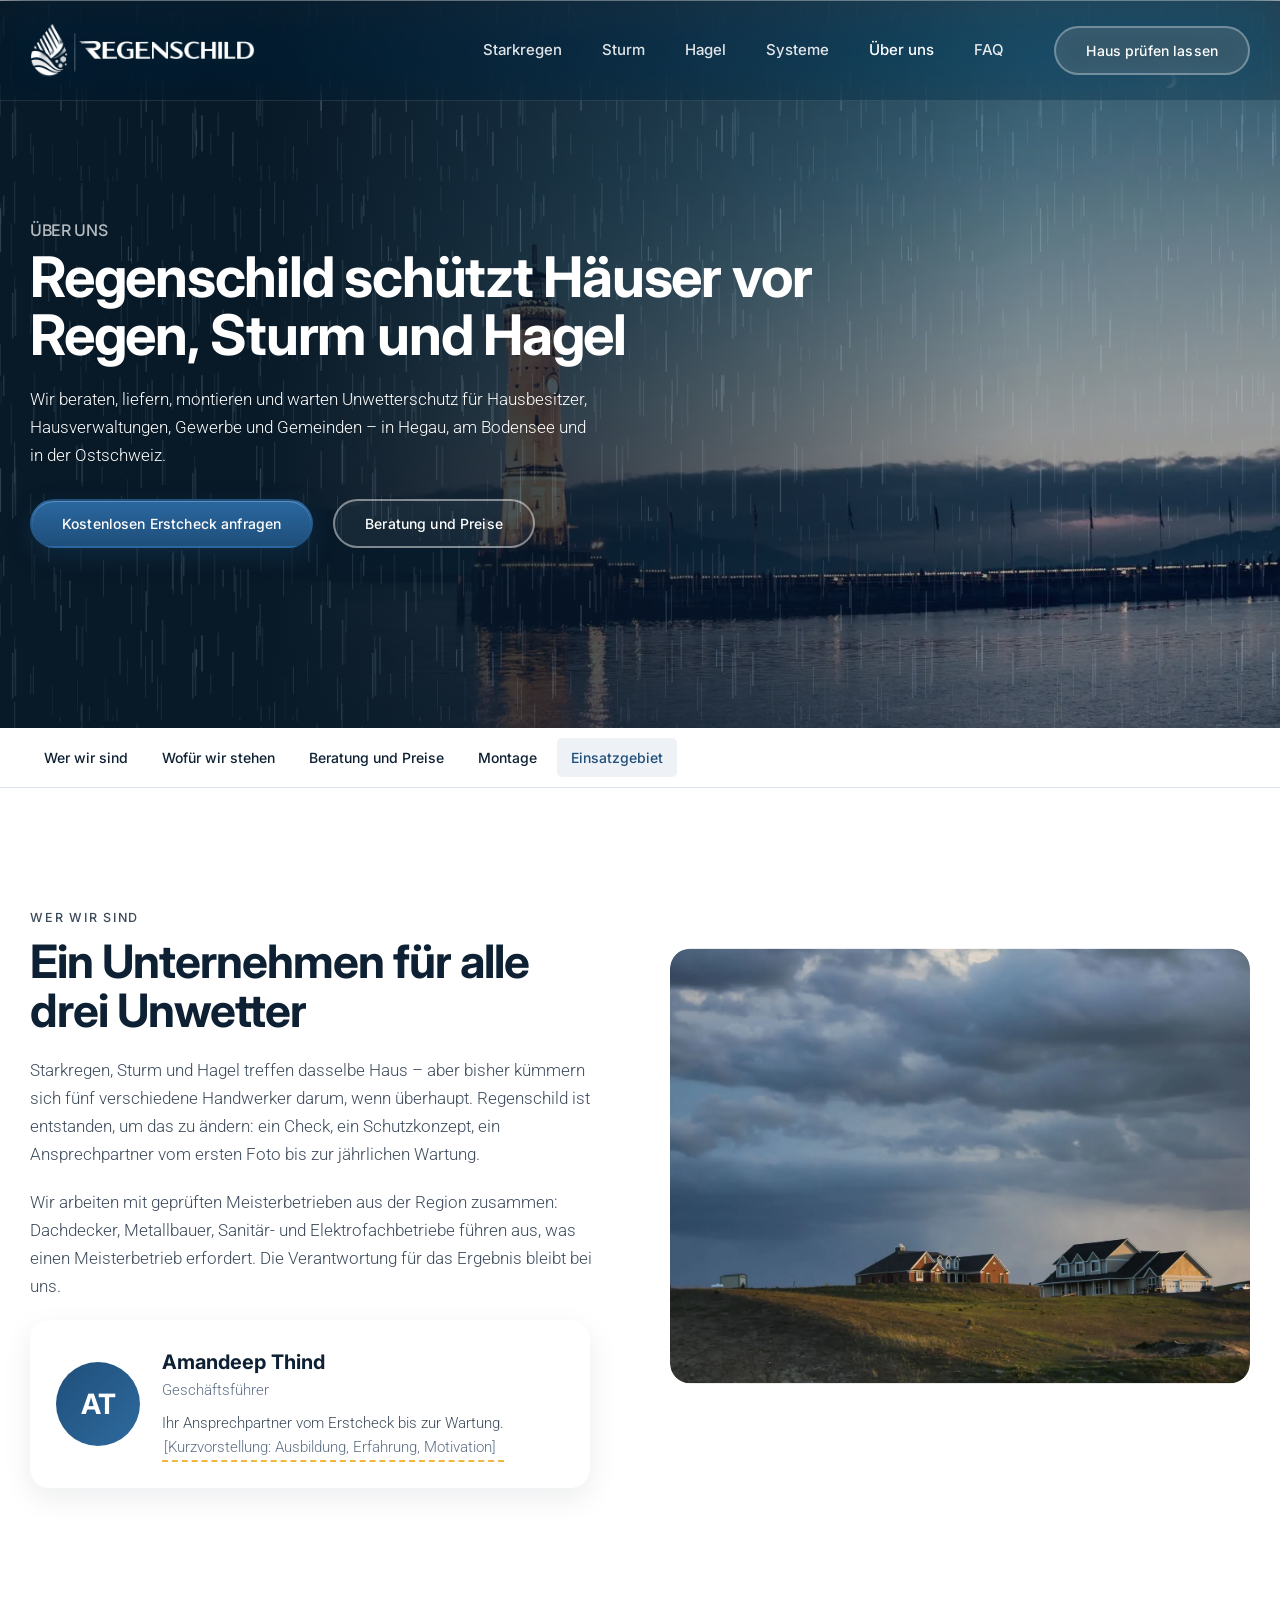
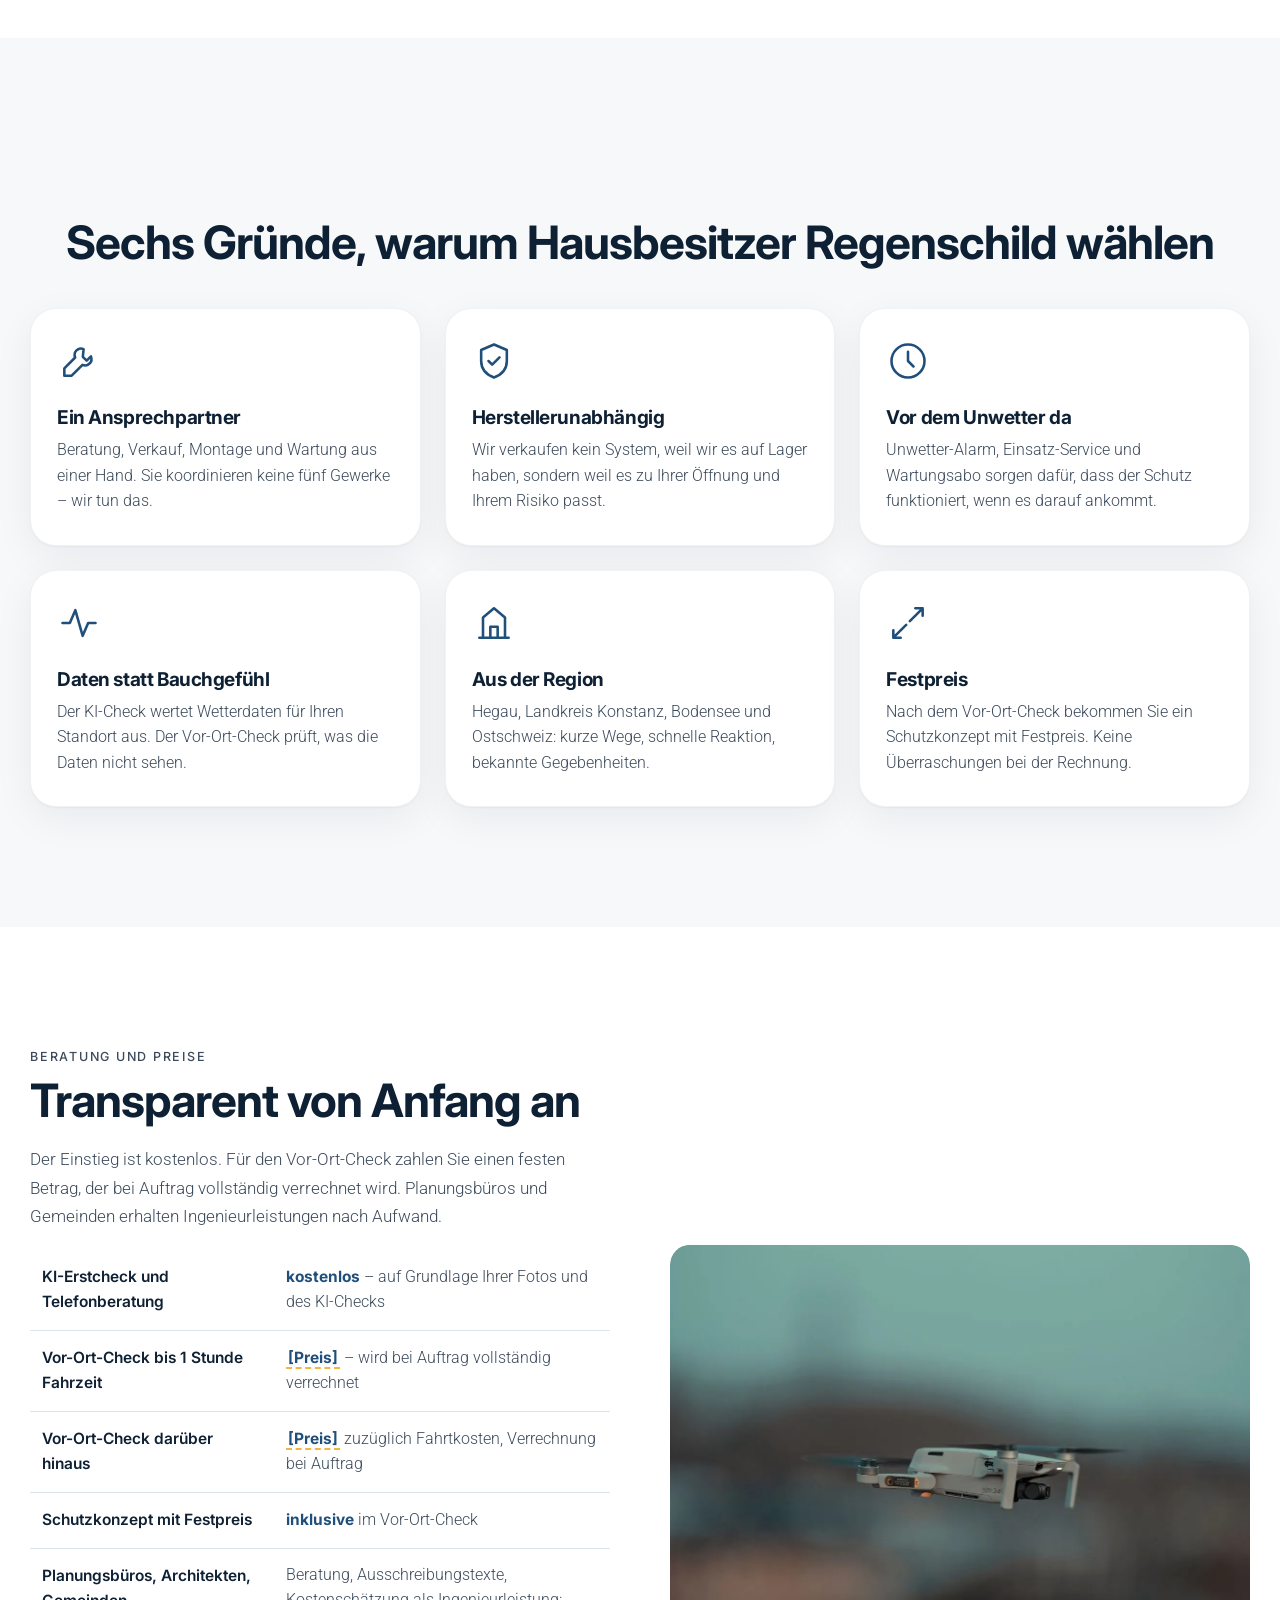
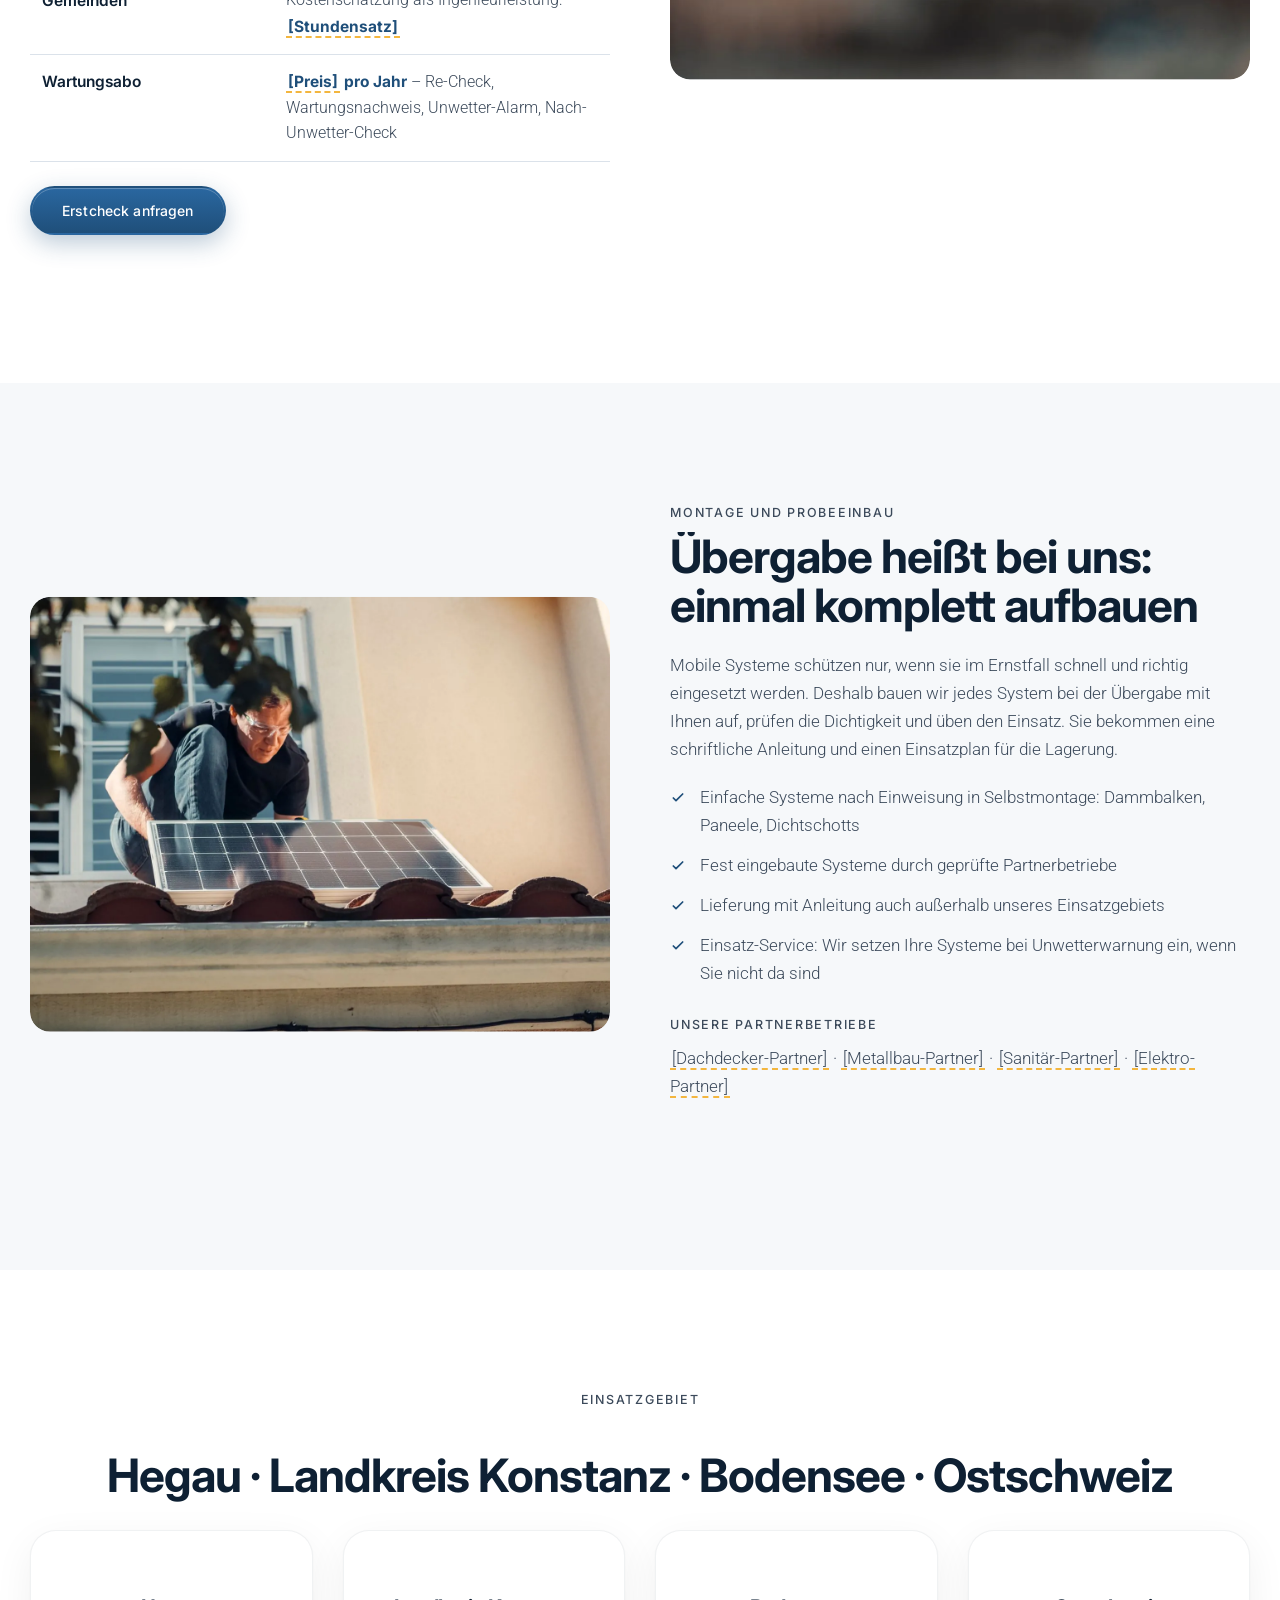
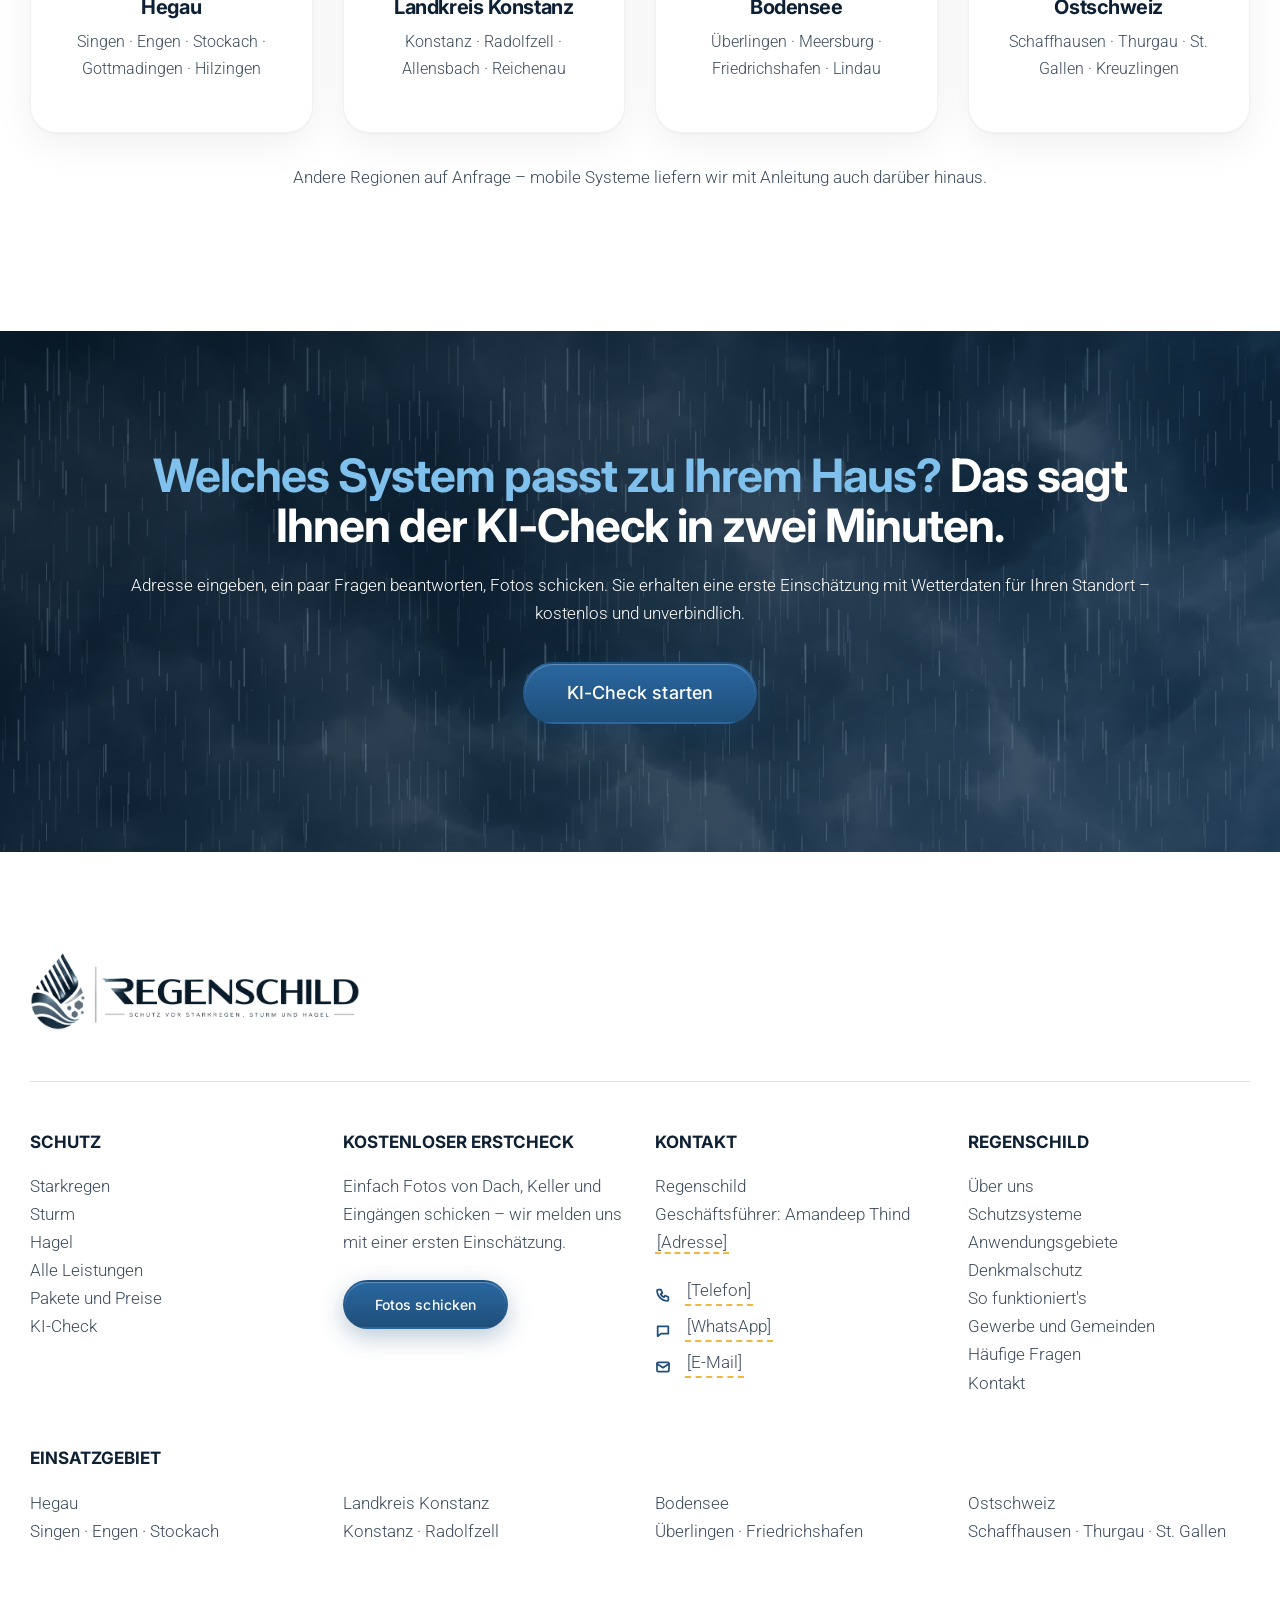
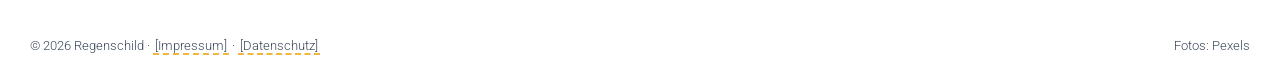
<file: ueber-uns.html>
<!DOCTYPE html>
<html lang="de">
<head>
<meta charset="UTF-8">
<meta name="viewport" content="width=device-width, initial-scale=1, viewport-fit=cover">
<title>Über uns · Regenschild</title>
<meta name="description" content="Regenschild: Beratung, Verkauf, Montage und Wartung von Unwetterschutz aus einer Hand. Geschäftsführer Amandeep Thind. Beratung und Preise, Montage mit Probeeinbau, Einsatzgebiet Hegau, Bodensee und Ostschweiz.">
<link rel="preconnect" href="https://fonts.googleapis.com">
<link rel="preconnect" href="https://fonts.gstatic.com" crossorigin>
<link href="https://fonts.googleapis.com/css2?family=Inter:wght@400;500;600;700&family=Roboto:wght@300;400;500;700&display=swap" rel="stylesheet">
<link rel="icon" type="image/png" href="[data-uri]">
<link rel="stylesheet" href="css/regenschild.css?v=c5be5141">
</head>
<body>

<!--HEADER-->
<header class="site-header" id="header">
  <div class="container header-inner">
    <a class="logo" href="index.html" aria-label="Regenschild – Startseite">
      <img class="logo-dark" src="img/logo/regenschild-logo.png" width="250" height="60" alt="Regenschild"><img class="logo-light" src="img/logo/regenschild-logo-white.png" width="250" height="60" alt="" aria-hidden="true">
    </a>
    <nav class="main-nav" id="main-nav" aria-label="Hauptnavigation">
      <ul class="menu">
        <li class="menu-item has-sub">
          <a href="starkregen.html"><span>Starkregen</span><svg class="i sub-arrow" viewBox="0 0 24 24" aria-hidden="true"><path d="M6 9l6 6 6-6"/></svg></a>
          <ul class="sub"><li><a href="starkregen.html#pruefen">Prüfen</a></li><li><a href="starkregen.html#schuetzen">Schützen</a></li><li><a href="starkregen.html#systeme">Systeme</a></li><li><a href="starkregen.html#notfall">Im Notfall</a></li></ul>
        </li>
        <li class="menu-item has-sub">
          <a href="sturm.html"><span>Sturm</span><svg class="i sub-arrow" viewBox="0 0 24 24" aria-hidden="true"><path d="M6 9l6 6 6-6"/></svg></a>
          <ul class="sub"><li><a href="sturm.html#pruefen">Prüfen</a></li><li><a href="sturm.html#schuetzen">Schützen</a></li><li><a href="sturm.html#systeme">Systeme</a></li><li><a href="sturm.html#notfall">Im Notfall</a></li></ul>
        </li>
        <li class="menu-item has-sub">
          <a href="hagel.html"><span>Hagel</span><svg class="i sub-arrow" viewBox="0 0 24 24" aria-hidden="true"><path d="M6 9l6 6 6-6"/></svg></a>
          <ul class="sub"><li><a href="hagel.html#pruefen">Prüfen</a></li><li><a href="hagel.html#schuetzen">Schützen</a></li><li><a href="hagel.html#systeme">Systeme</a></li><li><a href="hagel.html#notfall">Im Notfall</a></li></ul>
        </li>
        <li class="menu-item has-mega">
          <a href="systeme.html"><span>Systeme</span><svg class="i sub-arrow" viewBox="0 0 24 24" aria-hidden="true"><path d="M6 9l6 6 6-6"/></svg></a>
          <div class="mega mega-wide">
            <div class="mega-col"><div class="mega-title">Schutzsysteme</div><ul><li><a href="systeme.html#starkregen">Für Starkregen</a></li><li><a href="systeme.html#sturm">Für Sturm</a></li><li><a href="systeme.html#hagel">Für Hagel</a></li><li><a href="systeme.html#alle">Für alle Unwetter</a></li></ul></div>
            <div class="mega-col"><div class="mega-title">Anwendungsgebiete</div><ul><li><a href="anwendungsgebiete.html#keller">Keller und Kellerfenster</a></li><li><a href="anwendungsgebiete.html#haus">Haustür, Fenster, Terrasse</a></li><li><a href="anwendungsgebiete.html#garage">Garage und Einfahrt</a></li><li><a href="anwendungsgebiete.html#areale">Areale und Betriebsgelände</a></li><li><a href="anwendungsgebiete.html#sonder">Sonderanfertigungen</a></li><li><a href="anwendungsgebiete.html#brand">Brandschutz und Havarie</a></li></ul></div>
            <div class="mega-col"><div class="mega-title">Besondere Gebäude</div><ul><li><a href="denkmalschutz.html">Denkmalschutz</a></li><li><a href="index.html#gewerbe">Gewerbe und Gemeinden</a></li><li><a href="index.html#pakete">Pakete und Preise</a></li></ul></div>
          </div>
        </li>
        <li class="menu-item"><a href="ueber-uns.html"><span>Über uns</span></a></li>
        <li class="menu-item"><a href="index.html#faq"><span>FAQ</span></a></li>
      </ul>
    </nav>
    <a class="btn btn-primary header-cta" href="index.html#kontakt">Haus prüfen lassen</a>
    <button class="nav-toggle" id="nav-toggle" aria-controls="main-nav" aria-expanded="false" aria-label="Toggle Navigation"><span></span><span></span><span></span></button>
  </div>
</header>
<!--/HEADER-->
<main id="content">

<section class="hero" style="background-image: linear-gradient(90deg, rgb(8,25,39) 20%, rgba(7,22,36,.35) 80%), url('img/lindau.webp')">
  <div class="container">
    <div class="hero-content">
      <h1 class="hero-kicker">Über uns</h1>
      <h2 class="hero-title">Regenschild schützt Häuser vor Regen, Sturm und Hagel</h2>
      <p class="hero-text">Wir beraten, liefern, montieren und warten Unwetterschutz für Hausbesitzer, Hausverwaltungen, Gewerbe und Gemeinden – in Hegau, am Bodensee und in der Ostschweiz.</p>
      <div class="btn-row">
        <a class="btn btn-primary" href="index.html#kontakt">Kostenlosen Erstcheck anfragen</a>
        <a class="btn btn-outline-white" href="#beratung">Beratung und Preise</a>
      </div>
    </div>
  </div>
</section>

<nav class="subnav" aria-label="Abschnitte">
  <div class="container"><a href="#wer">Wer wir sind</a><a href="#werte">Wofür wir stehen</a><a href="#beratung">Beratung und Preise</a><a href="#montage">Montage</a><a href="#region">Einsatzgebiet</a></div>
</nav>
<section class="section intro" id="wer">
  <div class="container two-col">
    <div class="col-text">
      <p class="kicker">Wer wir sind</p>
      <h2>Ein Unternehmen für alle drei Unwetter</h2>
      <p>Starkregen, Sturm und Hagel treffen dasselbe Haus – aber bisher kümmern sich fünf verschiedene Handwerker darum, wenn überhaupt. Regenschild ist entstanden, um das zu ändern: ein Check, ein Schutzkonzept, ein Ansprechpartner vom ersten Foto bis zur jährlichen Wartung.</p>
      <p>Wir arbeiten mit geprüften Meisterbetrieben aus der Region zusammen: Dachdecker, Metallbauer, Sanitär- und Elektrofachbetriebe führen aus, was einen Meisterbetrieb erfordert. Die Verantwortung für das Ergebnis bleibt bei uns.</p>
      <div class="person"><div class="avatar" aria-hidden="true">AT</div><div><b>Amandeep Thind</b><span>Geschäftsführer</span><p>Ihr Ansprechpartner vom Erstcheck bis zur Wartung. <span class="ph">[Kurzvorstellung: Ausbildung, Erfahrung, Motivation]</span></p></div></div>
    </div>
    <div class="col-media"><img class="phase-img" src="img/clouds-farmhouse.webp" alt="" loading="lazy"></div>
  </div>
</section>
<section class="section" id="werte" style="background:var(--c-grey-1)">
  <div class="container">
    <p class="kicker center">Wofür wir stehen</p>
    <h2 class="center" style="margin-bottom:40px">Sechs Gründe, warum Hausbesitzer Regenschild wählen</h2>
    <div class="values"><div class="value-card"><svg class="s" viewBox="0 0 24 24" aria-hidden="true"><path d="M14.5 5.5a3.5 3.5 0 0 0-4.6 4.6L4 16v4h4l5.9-5.9a3.5 3.5 0 0 0 4.6-4.6l-2.3 2.3-2.1-2.1z"/></svg><h3>Ein Ansprechpartner</h3><p>Beratung, Verkauf, Montage und Wartung aus einer Hand. Sie koordinieren keine fünf Gewerke – wir tun das.</p></div><div class="value-card"><svg class="s" viewBox="0 0 24 24" aria-hidden="true"><path d="M12 3l7 3v6c0 4.5-3 7.5-7 9-4-1.5-7-4.5-7-9V6z"/><path d="M9 12l2 2 4-4"/></svg><h3>Herstellerunabhängig</h3><p>Wir verkaufen kein System, weil wir es auf Lager haben, sondern weil es zu Ihrer Öffnung und Ihrem Risiko passt.</p></div><div class="value-card"><svg class="s" viewBox="0 0 24 24" aria-hidden="true"><circle cx="12" cy="12" r="9"/><path d="M12 7v5l3 3"/></svg><h3>Vor dem Unwetter da</h3><p>Unwetter-Alarm, Einsatz-Service und Wartungsabo sorgen dafür, dass der Schutz funktioniert, wenn es darauf ankommt.</p></div><div class="value-card"><svg class="s" viewBox="0 0 24 24" aria-hidden="true"><path d="M3 12h4l3-7 4 14 3-7h4"/></svg><h3>Daten statt Bauchgefühl</h3><p>Der KI-Check wertet Wetterdaten für Ihren Standort aus. Der Vor-Ort-Check prüft, was die Daten nicht sehen.</p></div><div class="value-card"><svg class="s" viewBox="0 0 24 24" aria-hidden="true"><path d="M4 20h16M6 20V9l6-5 6 5v11"/><path d="M10 20v-6h4v6"/></svg><h3>Aus der Region</h3><p>Hegau, Landkreis Konstanz, Bodensee und Ostschweiz: kurze Wege, schnelle Reaktion, bekannte Gegebenheiten.</p></div><div class="value-card"><svg class="s" viewBox="0 0 24 24" aria-hidden="true"><path d="M16 4h4v4M20 4l-7 7M8 20H4v-4M4 20l7-7"/></svg><h3>Festpreis</h3><p>Nach dem Vor-Ort-Check bekommen Sie ein Schutzkonzept mit Festpreis. Keine Überraschungen bei der Rechnung.</p></div></div>
  </div>
</section>
<section class="section" id="beratung">
  <div class="container two-col">
    <div class="col-text">
      <p class="kicker">Beratung und Preise</p>
      <h2>Transparent von Anfang an</h2>
      <p>Der Einstieg ist kostenlos. Für den Vor-Ort-Check zahlen Sie einen festen Betrag, der bei Auftrag vollständig verrechnet wird. Planungsbüros und Gemeinden erhalten Ingenieurleistungen nach Aufwand.</p>
      <table class="fee-table">
        <tr><th>KI-Erstcheck und Telefonberatung</th><td><b>kostenlos</b> – auf Grundlage Ihrer Fotos und des KI-Checks</td></tr>
        <tr><th>Vor-Ort-Check bis 1 Stunde Fahrzeit</th><td><b><span class="ph">[Preis]</span></b> – wird bei Auftrag vollständig verrechnet</td></tr>
        <tr><th>Vor-Ort-Check darüber hinaus</th><td><b><span class="ph">[Preis]</span></b> zuzüglich Fahrtkosten, Verrechnung bei Auftrag</td></tr>
        <tr><th>Schutzkonzept mit Festpreis</th><td><b>inklusive</b> im Vor-Ort-Check</td></tr>
        <tr><th>Planungsbüros, Architekten, Gemeinden</th><td>Beratung, Ausschreibungstexte, Kostenschätzung als Ingenieurleistung: <b><span class="ph">[Stundensatz]</span></b></td></tr>
        <tr><th>Wartungsabo</th><td><b><span class="ph">[Preis]</span> pro Jahr</b> – Re-Check, Wartungsnachweis, Unwetter-Alarm, Nach-Unwetter-Check</td></tr>
      </table>
      <p style="margin-top:24px"><a class="btn btn-primary" href="index.html#kontakt">Erstcheck anfragen</a></p>
    </div>
    <div class="col-media"><img class="phase-img" src="img/drone.webp" alt="" loading="lazy"></div>
  </div>
</section>
<section class="section intro" id="montage" style="background:var(--c-grey-1)">
  <div class="container two-col">
    <div class="col-media"><img class="phase-img" src="img/install-roof.webp" alt="" loading="lazy"></div>
    <div class="col-text">
      <p class="kicker">Montage und Probeeinbau</p>
      <h2>Übergabe heißt bei uns: einmal komplett aufbauen</h2>
      <p>Mobile Systeme schützen nur, wenn sie im Ernstfall schnell und richtig eingesetzt werden. Deshalb bauen wir jedes System bei der Übergabe mit Ihnen auf, prüfen die Dichtigkeit und üben den Einsatz. Sie bekommen eine schriftliche Anleitung und einen Einsatzplan für die Lagerung.</p>
      <ul class="icon-list"><li><svg class="i" viewBox="0 0 24 24" aria-hidden="true"><path d="M5 12l4 4L19 6"/></svg>Einfache Systeme nach Einweisung in Selbstmontage: Dammbalken, Paneele, Dichtschotts</li><li><svg class="i" viewBox="0 0 24 24" aria-hidden="true"><path d="M5 12l4 4L19 6"/></svg>Fest eingebaute Systeme durch geprüfte Partnerbetriebe</li><li><svg class="i" viewBox="0 0 24 24" aria-hidden="true"><path d="M5 12l4 4L19 6"/></svg>Lieferung mit Anleitung auch außerhalb unseres Einsatzgebiets</li><li><svg class="i" viewBox="0 0 24 24" aria-hidden="true"><path d="M5 12l4 4L19 6"/></svg>Einsatz-Service: Wir setzen Ihre Systeme bei Unwetterwarnung ein, wenn Sie nicht da sind</li></ul>
      <p class="kicker" style="margin-top:28px">Unsere Partnerbetriebe</p>
      <p><span class="ph">[Dachdecker-Partner]</span> · <span class="ph">[Metallbau-Partner]</span> · <span class="ph">[Sanitär-Partner]</span> · <span class="ph">[Elektro-Partner]</span></p>
    </div>
  </div>
</section>
<section class="section" id="region">
  <div class="container">
    <p class="kicker center">Einsatzgebiet</p>
    <h2 class="center" style="margin-bottom:30px">Hegau · Landkreis Konstanz · Bodensee · Ostschweiz</h2>
    <div class="grid-4 benefits-grid" style="margin-top:0">
      <div class="benefit"><h3>Hegau</h3><p>Singen · Engen · Stockach · Gottmadingen · Hilzingen</p></div>
      <div class="benefit"><h3>Landkreis Konstanz</h3><p>Konstanz · Radolfzell · Allensbach · Reichenau</p></div>
      <div class="benefit"><h3>Bodensee</h3><p>Überlingen · Meersburg · Friedrichshafen · Lindau</p></div>
      <div class="benefit"><h3>Ostschweiz</h3><p>Schaffhausen · Thurgau · St. Gallen · Kreuzlingen</p></div>
    </div>
    <p class="center" style="margin-top:30px">Andere Regionen auf Anfrage – mobile Systeme liefern wir mit Anleitung auch darüber hinaus.</p>
  </div>
</section>
<section class="cta-banner" id="kontakt">
  <div class="container">
    <h2 class="center light"><span class="accent">Welches System passt zu Ihrem Haus?</span> Das sagt Ihnen der KI-Check in zwei Minuten.</h2>
    <p class="center light">Adresse eingeben, ein paar Fragen beantworten, Fotos schicken. Sie erhalten eine erste Einschätzung mit Wetterdaten für Ihren Standort – kostenlos und unverbindlich.</p>
    <div class="center"><a class="btn btn-primary btn-lg" href="index.html#ki-check">KI-Check starten</a></div>
  </div>
</section>

</main>
<!--FOOTER-->
<footer class="site-footer">
  <div class="container wide">
    <div class="footer-brand">
      <img src="img/logo/regenschild-logo-full.png" width="330" height="79" alt="Regenschild – Schutz vor Starkregen, Sturm und Hagel" loading="lazy">
    </div>
    <div class="footer-grid">
      <div class="footer-col">
        <h4>Schutz</h4>
        <p class="links">
          <a href="starkregen.html">Starkregen</a><br>
          <a href="sturm.html">Sturm</a><br>
          <a href="hagel.html">Hagel</a><br>
          <a href="index.html#leistungen">Alle Leistungen</a><br>
          <a href="index.html#pakete">Pakete und Preise</a><br>
          <a href="index.html#ki-check">KI-Check</a>
        </p>
      </div>
      <div class="footer-col">
        <h4>Kostenloser Erstcheck</h4>
        <p>Einfach Fotos von Dach, Keller und Eingängen schicken – wir melden uns mit einer ersten Einschätzung.</p>
        <a class="btn btn-primary" href="index.html#kontakt">Fotos schicken</a>
      </div>
      <div class="footer-col">
        <h4>Kontakt</h4>
        <p>Regenschild<br>Geschäftsführer: Amandeep Thind<br><span class="ph">[Adresse]</span></p>
        <ul class="icon-list contact-list">
          <li><svg class="i" viewBox="0 0 24 24" aria-hidden="true"><path d="M5 4h4l2 5-2.5 1.5a11 11 0 0 0 5 5L15 13l5 2v4a2 2 0 0 1-2 2A16 16 0 0 1 3 6a2 2 0 0 1 2-2z"/></svg><span class="ph">[Telefon]</span></li>
          <li><svg class="i" viewBox="0 0 24 24" aria-hidden="true"><path d="M4 5h16v11H9l-5 4z"/></svg><span class="ph">[WhatsApp]</span></li>
          <li><svg class="i" viewBox="0 0 24 24" aria-hidden="true"><rect x="3" y="5" width="18" height="14" rx="2"/><path d="M3 7l9 6 9-6"/></svg><span class="ph">[E-Mail]</span></li>
        </ul>
      </div>
      <div class="footer-col">
        <h4>Regenschild</h4>
        <p class="links">
          <a href="ueber-uns.html">Über uns</a><br>
          <a href="systeme.html">Schutzsysteme</a><br>
          <a href="anwendungsgebiete.html">Anwendungsgebiete</a><br>
          <a href="denkmalschutz.html">Denkmalschutz</a><br>
          <a href="index.html#ablauf">So funktioniert's</a><br>
          <a href="index.html#gewerbe">Gewerbe und Gemeinden</a><br>
          <a href="index.html#faq">Häufige Fragen</a><br>
          <a href="index.html#kontakt">Kontakt</a>
        </p>
      </div>
    </div>
    <div class="footer-services">
      <h4>Einsatzgebiet</h4>
      <div class="footer-grid">
        <p class="links">Hegau<br>Singen · Engen · Stockach</p>
        <p class="links">Landkreis Konstanz<br>Konstanz · Radolfzell</p>
        <p class="links">Bodensee<br>Überlingen · Friedrichshafen</p>
        <p class="links">Ostschweiz<br>Schaffhausen · Thurgau · St. Gallen</p>
      </div>
    </div>
  </div>
  <div class="container copyright">
    <p>© 2026 Regenschild · <span class="ph">[Impressum]</span> · <span class="ph">[Datenschutz]</span></p>
    <p>Fotos: Pexels</p>
  </div>
</footer>

<aside class="floating-buttons" aria-label="Schnellkontakt">
  <a href="index.html#kontakt"><i><svg class="i" viewBox="0 0 24 24" aria-hidden="true"><path d="M5 4h4l2 5-2.5 1.5a11 11 0 0 0 5 5L15 13l5 2v4a2 2 0 0 1-2 2A16 16 0 0 1 3 6a2 2 0 0 1 2-2z"/></svg></i><span>Jetzt anrufen</span></a>
  <a href="index.html#kontakt"><i><svg class="i" viewBox="0 0 24 24" aria-hidden="true"><rect x="3" y="5" width="18" height="14" rx="2"/><path d="M3 7l9 6 9-6"/></svg></i><span>E-Mail schreiben</span></a>
  <a href="index.html#kontakt"><i><svg class="i" viewBox="0 0 24 24" aria-hidden="true"><path d="M4 5h16v11H9l-5 4z"/></svg></i><span>Fotos per WhatsApp</span></a>
  <a href="index.html#ki-check"><i><svg class="i" viewBox="0 0 24 24" aria-hidden="true"><path d="M9.5 13l2 2 3.5-4"/><rect x="5" y="3" width="14" height="18" rx="2"/></svg></i><span>KI-Check</span></a>
</aside>
<div class="mobile-bar" aria-label="Schnellkontakt mobil">
  <a href="index.html#kontakt"><svg class="i" viewBox="0 0 24 24" aria-hidden="true"><path d="M5 4h4l2 5-2.5 1.5a11 11 0 0 0 5 5L15 13l5 2v4a2 2 0 0 1-2 2A16 16 0 0 1 3 6a2 2 0 0 1 2-2z"/></svg>Telefon</a>
  <a href="index.html#kontakt"><svg class="i" viewBox="0 0 24 24" aria-hidden="true"><path d="M4 5h16v11H9l-5 4z"/></svg>Kontakt</a>
  <a href="index.html#ki-check"><svg class="i" viewBox="0 0 24 24" aria-hidden="true"><path d="M9.5 13l2 2 3.5-4"/><rect x="5" y="3" width="14" height="18" rx="2"/></svg>Haus prüfen</a>
</div>
<a href="#" class="to-top" id="to-top" aria-label="Nach oben"><svg class="i" viewBox="0 0 24 24" aria-hidden="true"><path d="M6 15l6-6 6 6"/></svg></a>
<!--/FOOTER-->

<script src="js/regenschild.js?v=c5be5141"></script>
</body>
</html>
</file>
<file: css/regenschild.css>
/* ==========================================================================
   Regenschild – Stylesheet (Farben aus dem Logo: Sturm-Navy, Stahlblau, Regenblau)
   ========================================================================== */

:root {
  --c-white: #ffffff;
  --c-grey-1: #f6f8fa;
  --c-grey-2: #eef2f6;
  --c-grey-3: #dbe2ea;
  --c-teal: #1f4f7a;
  --c-teal-2: #2e6a9e;
  --c-steel: #5d6f85;
  --c-mint: #7fc0ec;
  --c-text: #3c4a5b;
  --c-ink: #0e2033;
  --c-dark: #081927;
  --c-dark-2: #12304b;
  --c-star: #fbbc04;

  --font-head: "Inter", Arial, Helvetica, sans-serif;
  --font-body: "Roboto", Arial, Helvetica, sans-serif;

  --container: 1248px;
  --container-narrow: 1220px;
  --container-wide: 1272px;
  --gutter: 30px;
  --radius: 20px;
  --shadow: 0 10px 30px rgba(8, 25, 39, 0.08);
  --shadow-sm: 0 2px 10px rgba(8, 25, 39, 0.08);
}

/* ---------- Reset / Base ---------- */
*, *::before, *::after { box-sizing: border-box; }
html { scroll-behavior: smooth; -webkit-text-size-adjust: 100%; overflow-x: hidden; }
body {
  margin: 0;
  font-family: var(--font-body);
  font-size: 17px;
  font-weight: 300;
  line-height: 1.65;
  color: var(--c-text);
  background: var(--c-white);
  overflow-x: clip;
}
img { max-width: 100%; height: auto; display: block; }
a { color: var(--c-teal); text-decoration: none; transition: color .2s; }
a:hover { color: var(--c-teal-2); }
p { margin: 0 0 20px; }
ul { margin: 0; padding: 0; list-style: none; }
button { font-family: inherit; cursor: pointer; }
h1, h2, h3, h4 { font-family: var(--font-head); color: var(--c-ink); margin: 0 0 20px; line-height: 1.2; }
h2 { font-size: 42px; font-weight: 700; }
h3 { font-size: 20px; font-weight: 700; margin-bottom: 10px; }
h4 { font-size: 17px; font-weight: 700; text-transform: uppercase; margin-bottom: 20px; }
.light { color: var(--c-white) !important; }
.accent { color: var(--c-mint); }
.accent-text { color: var(--c-teal); }
.center { text-align: center; }
.hidden { display: none !important; }
.skip-link { position: absolute; left: -9999px; }
.skip-link:focus { left: 10px; top: 10px; background: #fff; padding: 8px; z-index: 1000; }

.container {
  width: 100%;
  max-width: calc(var(--container) + var(--gutter) * 2);
  margin: 0 auto;
  padding: 0 var(--gutter);
}
.container.narrow { max-width: calc(var(--container-narrow) + var(--gutter) * 2); }
.container.wide { max-width: calc(var(--container-wide) + var(--gutter) * 2); }

.section { padding: 120px 0; }
.kicker {
  font-family: var(--font-head);
  font-size: 15px;
  font-weight: 500;
  text-transform: uppercase;
  letter-spacing: 0;
  color: var(--c-text);
  margin: 0 0 8px;
}
.kicker.center { margin-bottom: 40px; }
.kicker.light { color: var(--c-white); }

/* ---------- Buttons ---------- */
.btn {
  display: inline-block;
  font-family: var(--font-head);
  font-size: 14px;
  font-weight: 500;
  line-height: 17px;
  padding: 13px 29px;
  border-radius: 5px;
  border: 2px solid transparent;
  text-align: center;
  transition: background .2s, color .2s, border-color .2s;
  white-space: nowrap;
}
.btn-primary { background: var(--c-teal); border-color: var(--c-teal); color: #fff; }
.btn-primary:hover { background: var(--c-teal-2); border-color: var(--c-teal-2); color: #fff; }
.btn-outline-white { background: transparent; border-color: #fff; color: #fff; }
.btn-outline-white:hover { background: #fff; color: var(--c-ink); }
.btn-light { background: var(--c-white); border-color: var(--c-white); color: var(--c-ink); box-shadow: var(--shadow-sm); }
.btn-light:hover { background: var(--c-grey-2); border-color: var(--c-grey-2); color: var(--c-ink); }
.btn-sm { padding: 10px 20px; font-size: 13px; }
.btn-lg { padding: 17px 40px; font-size: 18px; line-height: 22px; white-space: normal; }
.btn-row { display: flex; flex-wrap: wrap; gap: 20px; margin: 30px 0 40px; }

/* ---------- Grids ---------- */
.grid-4 { display: grid; grid-template-columns: repeat(4, 1fr); gap: 30px; }
.grid-3 { display: grid; grid-template-columns: repeat(3, 1fr); gap: 30px; }
.two-col { display: grid; grid-template-columns: 1fr 1fr; gap: 60px; align-items: center; }

/* ---------- Icon lists ---------- */
.icon-list li { display: flex; align-items: flex-start; gap: 14px; margin-bottom: 12px; }
.icon-list li i { flex: 0 0 auto; margin-top: 6px; font-size: 15px; }

/* ==========================================================================
   Header
   ========================================================================== */
.site-header {
  position: sticky;
  top: 0;
  z-index: 999;
  background: var(--c-white);
  box-shadow: 0 2px 3px -1px rgba(0, 0, 0, 0.1);
}
.header-inner {
  display: flex;
  align-items: center;
  justify-content: space-between;
  height: 100px;
  gap: 30px;
}
.main-nav { margin-left: auto; }
.menu { display: flex; align-items: center; gap: 0; }
.menu > .menu-item { position: relative; }
.menu > .menu-item > a {
  display: flex;
  align-items: center;
  gap: 8px;
  padding: 36px 20px;
  font-family: var(--font-head);
  font-size: 15px;
  font-weight: 500;
  color: var(--c-text);
}
.menu > .menu-item > a:hover,
.menu > .menu-item:hover > a { color: var(--c-teal); }
.sub-arrow { display: none; }

/* dropdowns */
.sub, .mega {
  position: absolute;
  top: 100%;
  left: 0;
  background: var(--c-white);
  box-shadow: 0 10px 30px rgba(8, 25, 39, 0.12);
  padding: 10px 0;
  min-width: 240px;
  opacity: 0;
  visibility: hidden;
  transform: translateY(8px);
  transition: opacity .2s, transform .2s, visibility .2s;
  z-index: 50;
}
.menu-item:hover > .sub, .menu-item:hover > .mega,
.menu-item.open > .sub, .menu-item.open > .mega { opacity: 1; visibility: visible; transform: translateY(0); }
.sub li a, .mega li a {
  display: flex;
  align-items: center;
  gap: 12px;
  padding: 11px 20px;
  font-family: var(--font-head);
  font-size: 14px;
  font-weight: 500;
  color: var(--c-text);
  white-space: nowrap;
}
.sub li a i, .mega li a i { width: 16px; text-align: center; color: var(--c-teal); font-size: 13px; }
.sub li a:hover, .mega li a:hover { color: var(--c-teal); background: var(--c-grey-1); }
.mega { display: flex; gap: 40px; padding: 20px 20px 24px; min-width: 560px; }
.mega-col { min-width: 230px; }
.mega-title { font-family: var(--font-head); font-size: 15px; font-weight: 400; color: var(--c-text); padding: 0 20px 8px; }
.header-cta { flex: 0 0 auto; }

.nav-toggle {
  display: none;
  width: 44px; height: 44px;
  background: none; border: 0;
  flex-direction: column; justify-content: center; align-items: center; gap: 5px;
}
.nav-toggle span { width: 24px; height: 2px; background: var(--c-text); transition: transform .2s, opacity .2s; }
.nav-toggle[aria-expanded="true"] span:nth-child(1) { transform: translateY(7px) rotate(45deg); }
.nav-toggle[aria-expanded="true"] span:nth-child(2) { opacity: 0; }
.nav-toggle[aria-expanded="true"] span:nth-child(3) { transform: translateY(-7px) rotate(-45deg); }

/* ==========================================================================
   Hero
   ========================================================================== */
.hero {
  padding: 120px 0;
  background:
    linear-gradient(90deg, rgb(8, 25, 39) 20%, rgba(7, 22, 36, 0.3) 80%),
    none;
  color: #fff;
}
.hero-content { max-width: 832px; }
.hero-kicker {
  font-size: 16px;
  font-weight: 500;
  text-transform: uppercase;
  color: rgba(255, 255, 255, 0.7);
  margin: 0 0 8px;
}
.hero-title { color: #fff; font-size: 42px; margin-bottom: 20px; }
.hero-text { color: #fff; max-width: 560px; }
.hero .btn-row { margin: 30px 0 60px; }
.hero-reviews { width: 375px; }

/* ==========================================================================
   Client logos marquee
   ========================================================================== */
.clients {
  padding: 60px 0 0;
  background: rgba(255, 255, 255, 0.9);
  overflow: hidden;
}
.marquee { overflow: hidden; width: 100%; padding-bottom: 20px; }
.marquee-track {
  display: flex;
  align-items: center;
  gap: 60px;
  width: max-content;
  animation: marquee 45s linear infinite;
}
.marquee:hover .marquee-track { animation-play-state: paused; }
.marquee-track img { width: 200px; height: auto; flex: 0 0 auto; filter: grayscale(1); opacity: .85; }
@keyframes marquee { from { transform: translateX(0); } to { transform: translateX(-50%); } }

/* ==========================================================================
   Benefits (4 Kernvorteile)
   ========================================================================== */
.benefits { padding: 80px 0 0; }
.benefits-grid { margin-top: 60px; }
.benefit { text-align: center; }
.benefit h3 { margin: 30px 0 10px; }
.benefit p { font-size: 16px; }
.icon-box {
  width: 120px; height: 120px;
  margin: 0 auto;
  display: flex; align-items: center; justify-content: center;
  background: #fff;
  border-radius: 20px;
  box-shadow: 0 10px 25px rgba(8, 25, 39, 0.08);
}
.icon-box img { width: 80px; height: 80px; }

/* ==========================================================================
   Intro (Online-Auftritt)
   ========================================================================== */
.intro { padding: 120px 0 150px; }
.office-card {
  position: relative;
  border-radius: var(--radius);
  box-shadow: var(--shadow);
  margin-bottom: 40px;
}
.office-img { border-radius: var(--radius); width: 100%; }
.nametag {
  position: absolute;
  right: 40px;
  bottom: -40px;
  width: 218px;
  border-radius: 16px;
  box-shadow: var(--shadow);
}

/* ==========================================================================
   Results (Erfolge in Zahlen)
   ========================================================================== */
.results {
  padding: 120px 0 0;
  background: linear-gradient(rgba(18, 48, 75, 0.1) 0%, #fff 100%);
}
.results-grid { margin-bottom: 60px; }
.result-card {
  background: var(--c-grey-2);
  border-radius: var(--radius);
  padding: 20px 20px 30px;
  text-align: center;
  overflow: hidden;
}
.result-shot {
  height: 367px;
  overflow: hidden;
  border-radius: 14px;
  position: relative;
  background: var(--c-dark);
}
.result-shot img {
  width: 100%;
  height: auto;
  object-fit: cover;
  object-position: top;
  -webkit-mask-image: linear-gradient(#000 0%, #000 55%, transparent 100%);
  mask-image: linear-gradient(#000 0%, #000 55%, transparent 100%);
}
.result-shot::after {
  content: "";
  position: absolute; inset: 0;
  background: linear-gradient(180deg, rgba(8, 25, 39, 0.9) 0%, rgba(238, 242, 246, 0) 30%, rgba(238, 242, 246, 0) 55%, var(--c-grey-2) 100%);
  pointer-events: none;
}
.result-logo { height: 60px; display: flex; align-items: center; justify-content: center; margin: 20px auto; }
.result-logo img { max-height: 60px; width: auto; max-width: 200px; }
.result-card h3 { font-size: 17px; margin-bottom: 6px; }
.result-card p { margin: 0; font-size: 16px; }
.results .center { padding-bottom: 60px; }

/* ==========================================================================
   Services (Full-Service)
   ========================================================================== */
.services { padding: 120px 0 0; }
.services .kicker { margin-bottom: 50px; }
.service-card {
  background: #fff;
  border-radius: var(--radius);
  padding: 30px 25px;
  box-shadow: var(--shadow);
}
.service-card img { width: 80px; height: 80px; margin-bottom: 25px; }
.service-card h3 { margin-bottom: 8px; }
.service-card p { margin: 0; font-size: 16px; }

/* ==========================================================================
   References grid
   ========================================================================== */
.references { padding: 120px 0; }
.ref-grid {
  display: grid;
  grid-template-columns: repeat(3, 1fr);
  gap: 25px;
  margin-bottom: 60px;
}
.ref-tile {
  display: block;
  height: 320px;
  border-radius: var(--radius);
  background-size: cover;
  background-position: center;
  box-shadow: var(--shadow-sm);
  transition: transform .3s;
}
.ref-tile:hover { transform: translateY(-4px); }
.ref-tile.wide { grid-column: span 2; }

/* ==========================================================================
   Dark sections
   ========================================================================== */
.dark-radial {
  background: radial-gradient(circle, rgba(18, 48, 75, 0.75) 0%, rgb(8, 25, 39) 50%);
  color: #fff;
}
.dark-radial p { color: #fff; }

/* ==========================================================================
   Pricing
   ========================================================================== */
.pricing h2 { margin-bottom: 8px; }
.pricing .kicker { margin-bottom: 60px; }
.price-card {
  position: relative;
  display: flex;
  flex-direction: column;
  border-radius: var(--radius);
  padding: 35px 25px 30px;
  background:
    linear-gradient(rgba(44, 90, 135, 0.5) 0%, rgba(44, 90, 135, 0.5) 50%),
    none;
  background-color: rgba(31, 79, 122, 0.35);
  background-blend-mode: normal;
  overflow: hidden;
  border: 1px solid transparent;
}
.price-card::before {
  content: "";
  position: absolute; inset: 0;
  background: linear-gradient(180deg, rgba(18, 48, 75, 0.1) 0%, rgba(8, 25, 39, 0.8) 100%);
  z-index: 0;
}
.price-card > * { position: relative; z-index: 1; }
.price-card.featured { border-color: var(--c-mint); }
.price-card h3 { color: #fff; margin-bottom: 15px; }
.price { display: flex; align-items: baseline; gap: 10px; margin-bottom: 20px; color: var(--c-mint); font-family: var(--font-head); }
.price .cur { font-size: 20px; font-weight: 600; }
.price .amount { font-size: 42px; font-weight: 700; line-height: 1; }
.price-card p { font-size: 16px; flex: 1 1 auto; margin-bottom: 30px; }
.price-card .btn { width: 100%; }

/* ==========================================================================
   Steps
   ========================================================================== */
.steps { padding: 120px 0 100px; }
.steps-head {
  display: flex;
  align-items: flex-end;
  justify-content: space-between;
  gap: 30px;
  margin-bottom: 70px;
}
.steps-head h2 { margin: 0; }
.steps-head .btn { margin-bottom: 8px; }
.steps-grid { position: relative; }
.steps-grid::before {
  content: "";
  position: absolute;
  top: 60px;
  left: 12.5%;
  right: 12.5%;
  border-top: 2px dashed rgba(127, 192, 236, 0.6);
  z-index: 0;
}
.step { text-align: center; position: relative; z-index: 1; }
.step h3 { margin: 30px 0 10px; }
.step p { font-size: 16px; margin: 0; }

/* ==========================================================================
   Compare
   ========================================================================== */
.compare h2 { max-width: 760px; margin: 0 auto 60px; }
.compare-wrap {
  display: flex;
  align-items: center;
  justify-content: center;
  gap: 0;
}
.compare-card { border-radius: var(--radius); }
.compare-card.others {
  width: 416px;
  padding: 45px 50px 40px;
  background: linear-gradient(180deg, rgba(255, 255, 255, 0.3) 0%, rgba(255, 255, 255, 0.1) 100%);
  margin-right: -30px;
  position: relative;
  z-index: 0;
}
.compare-card.others h3 { color: #fff; margin-bottom: 25px; }
.compare-card.others li { color: #fff; font-size: 16px; }
.compare-card.others li i { color: #fff; margin-top: 5px; }
.compare-card.us {
  width: 499px;
  padding: 40px 50px;
  background: linear-gradient(180deg, rgba(127, 192, 236, 0.05) 0%, rgba(31, 79, 122, 0.5) 100%);
  border: 1px solid var(--c-mint);
  position: relative;
  z-index: 1;
  box-shadow: 0 20px 60px rgba(0, 0, 0, 0.3);
}
.compare-logo { width: 250px; margin-bottom: 25px; }
.compare-card.us li { color: #fff; font-size: 16px; font-weight: 400; }
.compare-card.us li i { color: var(--c-mint); margin-top: 5px; }

/* ==========================================================================
   Case study
   ========================================================================== */
.casestudy { padding: 120px 0 0; }
.case-card {
  display: grid;
  grid-template-columns: 1fr 1fr;
  gap: 40px;
  background: var(--c-grey-2);
  border-radius: var(--radius);
  padding: 40px;
}
.case-left, .case-right { min-width: 0; }
.case-left h3 { margin-bottom: 25px; }
.case-sub { margin-bottom: 12px; }
.case-table {
  width: 100%;
  border-collapse: collapse;
  background: #fff;
  border-radius: 10px;
  overflow: hidden;
  font-size: 15px;
}
.case-table th, .case-table td { text-align: left; padding: 12px 16px; border-bottom: 1px solid var(--c-grey-2); }
.case-table th { font-family: var(--font-head); font-weight: 600; color: var(--c-ink); font-size: 16px; }
.case-table tbody tr:last-child td { border-bottom: 0; }
.case-table .pos { color: var(--c-teal); font-weight: 400; }
.case-graph { width: 100%; border-radius: 10px; margin-bottom: 20px; }
.person-card {
  display: flex;
  align-items: center;
  gap: 20px;
  background: #fff;
  border-radius: 14px;
  padding: 20px;
}
.avatar { width: 71px; height: 71px; border-radius: 50%; object-fit: cover; flex: 0 0 auto; }
.avatar.lg { width: 80px; height: 80px; }
.person-card .avatar { width: 100px; height: 100px; }
.person-meta { flex: 1 1 auto; }
.person-name { font-family: var(--font-head); font-weight: 700; color: var(--c-ink); font-size: 17px; }
.person-company { font-size: 15px; }
.verified { display: inline-flex; align-items: center; gap: 8px; font-size: 12px; margin-top: 6px; }
.verified i {
  width: 18px; height: 18px; border-radius: 4px;
  background: var(--c-mint); color: #fff;
  font-size: 10px; display: inline-flex; align-items: center; justify-content: center;
}
.person-logo { max-width: 100px; max-height: 100px; width: auto; flex: 0 0 auto; }
.counters {
  grid-column: 1 / -1;
  display: grid;
  grid-template-columns: repeat(4, 1fr);
  gap: 30px;
  text-align: center;
  margin-top: 10px;
}
.counter .num { font-family: var(--font-head); font-size: 42px; font-weight: 700; color: var(--c-teal); line-height: 1; margin-bottom: 8px; }
.counter .lbl { font-size: 15px; }

/* ==========================================================================
   Video testimonials
   ========================================================================== */
.testimonials { padding: 120px 0 0; }
.testi-card {
  display: grid;
  grid-template-columns: 1fr 1fr;
  gap: 40px;
  align-items: center;
  background: #fff;
  border-radius: var(--radius);
  padding: 40px;
  box-shadow: var(--shadow);
  margin-bottom: 20px;
}
.testi-text h3 { margin-bottom: 15px; }
.testi-text p { font-size: 16px; }
.person-row { display: flex; align-items: center; gap: 20px; margin-top: 10px; }
.person-row .person-name { color: var(--c-teal); font-size: 15px; }
.person-row .person-logo { max-width: 202px; max-height: 50px; margin-left: auto; }
.video-poster {
  position: relative;
  display: block;
  width: 100%;
  padding: 0;
  border: 0;
  background: #000;
  border-radius: 10px;
  overflow: hidden;
  aspect-ratio: 16 / 9;
}
.video-poster img { width: 100%; height: 100%; object-fit: cover; }
.video-poster .play {
  position: absolute; left: 50%; top: 50%;
  width: 60px; height: 60px; margin: -30px 0 0 -30px;
  border-radius: 50%;
  background: rgba(255, 255, 255, 0.9);
  color: var(--c-ink);
  display: flex; align-items: center; justify-content: center;
  font-size: 20px;
  transition: transform .2s;
}
.video-poster:hover .play { transform: scale(1.08); }
.video-frame { width: 100%; aspect-ratio: 16 / 9; border-radius: 10px; overflow: hidden; }
.video-frame iframe { width: 100%; height: 100%; border: 0; }

/* ==========================================================================
   Founder
   ========================================================================== */
.founder { padding: 120px 0 0; }
.founder-sign { display: flex; align-items: center; gap: 20px; margin-top: 10px; }
.signature { width: 200px; }
.team-img { width: 100%; border-radius: var(--radius); box-shadow: var(--shadow); }

/* ==========================================================================
   Google reviews
   ========================================================================== */
.reviews { padding: 100px 0 0; }
.reviews .kicker { margin-bottom: 40px; }
.g-summary {
  display: flex;
  align-items: center;
  justify-content: space-between;
  gap: 20px;
  background: var(--c-grey-2);
  border-radius: 16px;
  padding: 22px 30px;
  margin-bottom: 30px;
}
.g-title { display: flex; align-items: center; gap: 10px; font-family: var(--font-head); font-weight: 700; font-size: 20px; color: var(--c-ink); margin-bottom: 6px; }
.g-logo {
  display: inline-block; width: 20px; height: 20px;
  background: url("data:image/svg+xml;utf8,<svg xmlns='http://www.w3.org/2000/svg' viewBox='0 0 48 48'><path fill='%23FFC107' d='M43.6 20.5H42V20H24v8h11.3C33.7 32.7 29.2 36 24 36c-6.6 0-12-5.4-12-12s5.4-12 12-12c3.1 0 5.8 1.2 7.9 3l5.7-5.7C34 6.1 29.3 4 24 4 13 4 4 13 4 24s9 20 20 20 20-9 20-20c0-1.3-.1-2.4-.4-3.5z'/><path fill='%23FF3D00' d='M6.3 14.7l6.6 4.8C14.7 15.1 19 12 24 12c3.1 0 5.8 1.2 7.9 3l5.7-5.7C34 6.1 29.3 4 24 4c-7.7 0-14.3 4.3-17.7 10.7z'/><path fill='%234CAF50' d='M24 44c5.2 0 9.9-2 13.4-5.2l-6.2-5.2C29.2 35.1 26.7 36 24 36c-5.2 0-9.6-3.3-11.3-8l-6.5 5C9.5 39.6 16.2 44 24 44z'/><path fill='%231976D2' d='M43.6 20.5H42V20H24v8h11.3c-.8 2.3-2.3 4.3-4.1 5.6l6.2 5.2C36.9 39.2 44 34 44 24c0-1.3-.1-2.4-.4-3.5z'/></svg>") center / contain no-repeat;
}
.g-rating { display: flex; align-items: center; gap: 8px; font-size: 14px; }
.g-rating strong { color: var(--c-ink); font-weight: 700; }
.stars { color: var(--c-star); font-size: 16px; letter-spacing: 2px; white-space: nowrap; }
.review-grid { display: grid; grid-template-columns: repeat(4, 1fr); gap: 20px; margin-bottom: 30px; }
.review-card {
  background: var(--c-grey-2);
  border-radius: 16px;
  padding: 25px;
  font-size: 15px;
  line-height: 1.5;
}
.review-head { display: flex; align-items: center; gap: 12px; margin-bottom: 14px; }
.review-head img, .review-head .initial {
  width: 40px; height: 40px; border-radius: 50%; flex: 0 0 auto; object-fit: cover;
}
.review-head .initial {
  display: inline-flex; align-items: center; justify-content: center;
  background: var(--c-teal); color: #fff; font-family: var(--font-head); font-weight: 600;
}
.review-name { font-family: var(--font-head); font-weight: 700; color: var(--c-ink); font-size: 14px; }
.review-sub { font-size: 11px; color: #777; }
.review-card .stars { font-size: 15px; margin-bottom: 10px; }
.review-text { margin: 0; color: var(--c-ink); font-weight: 300; }
.review-text.clamped {
  display: -webkit-box;
  -webkit-line-clamp: 7;
  -webkit-box-orient: vertical;
  overflow: hidden;
}
.read-more { background: none; border: 0; padding: 0; color: var(--c-teal); font-size: 15px; margin-top: 4px; }
.ai-icon {
  width: 40px; height: 40px; border-radius: 50%; flex: 0 0 auto;
  background: linear-gradient(135deg, #7b5cff, #b14cff);
  color: #fff; display: inline-flex; align-items: center; justify-content: center; font-size: 15px;
}
.ai-list li { display: flex; gap: 10px; align-items: flex-start; color: var(--c-ink); margin-bottom: 10px; }
.ai-list li i { margin-top: 5px; font-size: 12px; color: var(--c-ink); }

/* ==========================================================================
   Glossary
   ========================================================================== */
.glossary { padding: 100px 0 120px; }
.glossary h2 { margin-bottom: 50px; }
.glossary-grid { margin-bottom: 60px; }
.post-card {
  background: #fff;
  border: 1px solid var(--c-grey-3);
  border-radius: var(--radius);
  overflow: hidden;
  display: flex;
  flex-direction: column;
}
.post-img { display: block; height: 250px; overflow: hidden; }
.post-img img { width: 100%; height: 100%; object-fit: cover; transition: transform .4s; }
.post-card:hover .post-img img { transform: scale(1.04); }
.post-body { padding: 20px 20px 25px; }
.post-body h3 { margin-bottom: 4px; }
.post-body h3 a { color: var(--c-ink); }
.post-body h3 a:hover { color: var(--c-teal); }
.post-cats { font-size: 12px; margin-bottom: 15px; }
.post-body p { margin: 0; font-size: 16px; }

/* ==========================================================================
   FAQ
   ========================================================================== */
.faq .two-col { align-items: flex-start; }
.faq h2 { margin-bottom: 20px; }
.accordion { border-top: 0; }
.acc-item { border-bottom: 1px solid rgba(255, 255, 255, 0.35); }
.acc-item h3 { margin: 0; font-size: 17px; }
.acc-btn {
  width: 100%;
  display: flex;
  align-items: center;
  justify-content: space-between;
  gap: 20px;
  background: none;
  border: 0;
  padding: 14px 0;
  text-align: left;
  color: #fff;
  font-family: var(--font-head);
  font-size: 17px;
  font-weight: 600;
  line-height: 1.4;
}
.acc-icon { position: relative; width: 14px; height: 14px; flex: 0 0 auto; }
.acc-icon::before, .acc-icon::after {
  content: ""; position: absolute; background: #fff; left: 50%; top: 50%; transform: translate(-50%, -50%);
}
.acc-icon::before { width: 14px; height: 2px; }
.acc-icon::after { width: 2px; height: 14px; transition: transform .2s; }
.acc-btn[aria-expanded="true"] .acc-icon::after { transform: translate(-50%, -50%) rotate(90deg); }
.acc-panel { max-height: 0; overflow: hidden; transition: max-height .3s ease; }
.acc-inner { padding: 4px 0 20px; font-size: 16px; }
.acc-inner p { color: #fff; }
.acc-inner a { color: var(--c-mint); text-decoration: underline; }
.acc-inner ul { list-style: disc; padding-left: 20px; color: #fff; margin-bottom: 20px; }
.acc-inner li { margin-bottom: 8px; }

/* ==========================================================================
   Achievements carousel
   ========================================================================== */
.achievements {
  padding: 120px 0 100px;
  background: linear-gradient(rgba(18, 48, 75, 0.1) 0%, #fff 100%);
}
.achievements h2 { margin-bottom: 50px; }
.carousel { position: relative; }
.car-track {
  display: flex;
  gap: 20px;
  overflow-x: auto;
  scroll-snap-type: x mandatory;
  scroll-behavior: smooth;
  scrollbar-width: none;
  padding-bottom: 10px;
}
.car-track::-webkit-scrollbar { display: none; }
.ach-card {
  flex: 0 0 calc((100% - 60px) / 4);
  scroll-snap-align: start;
  background: #fff;
  border-radius: var(--radius);
  overflow: hidden;
  box-shadow: var(--shadow-sm);
  display: flex;
  flex-direction: column;
}
.ach-card img { width: 100%; height: 171px; object-fit: cover; }
.ach-body { padding: 20px 20px 25px; }
.ach-body h3 { margin-bottom: 8px; }
.ach-body p { margin: 0; font-size: 16px; }
.car-btn {
  position: absolute;
  top: 55%;
  width: 30px; height: 30px;
  border: 0;
  background: #4a4e57;
  color: #fff;
  font-size: 14px;
  border-radius: 3px;
  z-index: 2;
  display: flex; align-items: center; justify-content: center;
}
.car-btn.prev { left: 0; }
.car-btn.next { right: 0; }
.car-btn:hover { background: var(--c-teal); }

/* ==========================================================================
   CTA banner
   ========================================================================== */
.cta-banner {
  padding: 40px 0;
  background:
    linear-gradient(135deg, rgba(7, 22, 36, 0.5) 0%, rgba(255, 255, 255, 0) 100%),
    
    linear-gradient(135deg, rgb(8, 25, 39) 25%, rgb(18, 48, 75) 100%);
  color: #fff;
}
.cta-banner .container { padding-top: 80px; padding-bottom: 80px; max-width: 1260px; }
.cta-banner h2 { margin-bottom: 20px; }
.cta-banner p { margin-bottom: 35px; }

/* ==========================================================================
   Footer
   ========================================================================== */
.site-footer { padding: 100px 0 0; }
.footer-grid { display: grid; grid-template-columns: repeat(4, 1fr); gap: 30px; }
.footer-col p { font-size: 17px; }
.links a { color: var(--c-text); }
.links a:hover { color: var(--c-teal); }
.badge-box {
  display: inline-flex;
  flex-direction: column;
  align-items: center;
  justify-content: center;
  background: #fff;
  border: 1px solid var(--c-grey-3);
  border-radius: 6px;
  padding: 18px 20px;
  margin-top: 10px;
  min-width: 246px;
}
.badge-box img { width: 180px; }
.rating-box { gap: 4px; margin-top: 30px; }
.rating-box .g-logo { width: 24px; height: 24px; }
.rating-label { font-family: var(--font-head); font-weight: 700; color: var(--c-ink); font-size: 15px; }
.rating-row { display: flex; align-items: center; gap: 8px; }
.rating-row strong { font-family: var(--font-head); font-size: 22px; color: var(--c-ink); }
.rating-row .stars { font-size: 22px; }
.contact-list { margin-bottom: 40px; }
.contact-list li { margin-bottom: 6px; align-items: center; }
.contact-list li i { color: var(--c-teal); margin-top: 0; }
.contact-list a { color: var(--c-text); }
.contact-list a:hover { color: var(--c-teal); }
.social { display: flex; gap: 18px; }
.social a { color: var(--c-teal); font-size: 18px; }
.social a:hover { color: var(--c-teal-2); }
.payments { display: flex; align-items: center; gap: 10px; margin-top: 10px; }
.payments img { height: 16px; width: auto; }
.footer-services { padding: 30px 0 50px; }
.footer-services h4 { margin-bottom: 20px; }
.copyright {
  display: flex;
  align-items: center;
  justify-content: space-between;
  gap: 20px;
  padding-top: 20px;
  padding-bottom: 20px;
  font-size: 13px;
}
.copyright p { margin: 0; }
.copyright a { color: var(--c-text); }
.copyright a:hover { color: var(--c-teal); }
.seals { display: flex; align-items: center; gap: 8px; }
.seals img { height: 35px; width: auto; }

/* ==========================================================================
   Floating buttons / mobile bar / to-top
   ========================================================================== */
.floating-buttons {
  position: fixed;
  right: 0;
  top: 50%;
  transform: translateY(-50%);
  z-index: 900;
  display: flex;
  flex-direction: column;
  gap: 5px;
}
.floating-buttons a {
  display: flex;
  align-items: center;
  height: 44px;
  padding: 0;
  background: var(--c-teal);
  color: #fff;
  font-family: var(--font-head);
  font-size: 14px;
  font-weight: 500;
  border-radius: 4px 0 0 4px;
  margin-left: auto;
  transition: background .2s;
}
.floating-buttons a i {
  order: 2;
  flex: 0 0 44px;
  width: 44px; height: 44px;
  display: flex; align-items: center; justify-content: center;
  font-size: 15px;
}
.floating-buttons a span {
  order: 1;
  white-space: nowrap;
  max-width: 0;
  padding: 0;
  overflow: hidden;
  transition: max-width .3s, padding .3s;
}
.floating-buttons a:hover { background: var(--c-teal-2); }
.floating-buttons a:hover span { max-width: 200px; padding: 0 4px 0 16px; }

.mobile-bar {
  display: none;
  position: fixed;
  left: 0; right: 0; bottom: 0;
  z-index: 900;
  background: var(--c-teal);
  justify-content: space-around;
  align-items: center;
  height: 44px;
}
.mobile-bar a { color: #fff; font-family: var(--font-head); font-size: 13px; font-weight: 500; display: flex; align-items: center; gap: 8px; }

.to-top {
  position: fixed;
  right: 75px;
  bottom: 30px;
  width: 44px; height: 44px;
  border-radius: 4px;
  background: rgba(0, 0, 0, 0.4);
  color: #fff;
  display: flex; align-items: center; justify-content: center;
  font-size: 18px;
  opacity: 0;
  visibility: hidden;
  transition: opacity .3s, visibility .3s, background .2s;
  z-index: 890;
}
.to-top.show { opacity: 1; visibility: visible; }
.to-top:hover { background: var(--c-teal); color: #fff; }

/* ==========================================================================
   Scroll reveal
   ========================================================================== */
.reveal { opacity: 0; transform: translateY(24px); transition: opacity .6s ease, transform .6s ease; }
.reveal.in { opacity: 1; transform: none; }
@media (prefers-reduced-motion: reduce) {
  .reveal { opacity: 1; transform: none; transition: none; }
  .marquee-track { animation: none; }
  html { scroll-behavior: auto; }
}

/* ==========================================================================
   Responsive
   ========================================================================== */
@media (max-width: 1100px) {
  .menu > .menu-item > a { padding: 36px 14px; }
  .compare-card.others { width: 360px; padding: 40px 30px; }
  .compare-card.us { width: 440px; padding: 35px 30px; }
}

@media (max-width: 1024px) {
  h2 { font-size: 34px; }
  .section { padding: 80px 0; }
  .header-inner { height: 80px; }
  .main-nav {
    position: fixed;
    top: 80px; left: 0; right: 0; bottom: 0;
    background: #fff;
    overflow-y: auto;
    padding: 10px 20px 40px;
    clip-path: inset(0 0 0 100%);
    visibility: hidden;
    transition: clip-path .3s, visibility 0s .3s;
    margin: 0;
  }
  .main-nav.open { clip-path: inset(0); visibility: visible; transition: clip-path .3s; }
  .menu { flex-direction: column; align-items: stretch; }
  .menu > .menu-item { border-bottom: 1px solid var(--c-grey-3); }
  .menu > .menu-item > a { padding: 16px 10px; font-size: 17px; justify-content: space-between; }
  .sub-arrow { display: inline-block; font-size: 12px; transition: transform .2s; }
  .menu-item.open > a .sub-arrow { transform: rotate(180deg); }
  .sub, .mega {
    position: static;
    opacity: 1; visibility: visible; transform: none;
    box-shadow: none;
    display: none;
    padding: 0 0 10px 10px;
    min-width: 0;
  }
  .menu-item.open > .sub { display: block; }
  .menu-item.open > .mega { display: block; }
  .menu-item:hover > .sub, .menu-item:hover > .mega { opacity: 1; }
  .mega { padding: 0 0 10px 10px; }
  .mega-col { margin-bottom: 10px; }
  .mega-title { padding: 10px 10px 4px; font-weight: 600; }
  .sub li a, .mega li a { white-space: normal; padding: 10px 10px; }
  .header-cta { display: none; }
  .nav-toggle { display: flex; }
  .hero { padding: 80px 0; }
  .hero-title { font-size: 34px; }
  .grid-4 { grid-template-columns: repeat(2, 1fr); }
  .two-col { grid-template-columns: 1fr; gap: 40px; }
  .steps-grid::before { display: none; }
  .steps-head { flex-direction: column; align-items: flex-start; }
  .compare-wrap { flex-direction: column; gap: 20px; }
  .compare-card.others, .compare-card.us { width: 100%; max-width: 520px; margin: 0; }
  .case-card, .testi-card { grid-template-columns: 1fr; }
  .testi-card.reverse .testi-video { order: 2; }
  .counters { grid-template-columns: repeat(2, 1fr); }
  .review-grid { grid-template-columns: repeat(2, 1fr); }
  .grid-3 { grid-template-columns: 1fr; }
  .ach-card { flex-basis: calc((100% - 20px) / 2); }
  .ref-grid { grid-template-columns: 1fr 1fr; }
  .ref-tile.wide { grid-column: span 2; }
  .footer-grid { grid-template-columns: repeat(2, 1fr); }
  .floating-buttons { display: none; }
  .mobile-bar { display: flex; }
  .to-top { right: 20px; bottom: 60px; }
  body { padding-bottom: 44px; }
}

@media (max-width: 640px) {
  h2 { font-size: 28px; }
  .hero-title { font-size: 28px; }
  .hero-reviews { width: 100%; max-width: 320px; }
  .grid-4, .review-grid, .counters, .footer-grid, .ref-grid { grid-template-columns: 1fr; }
  .ref-tile.wide { grid-column: auto; }
  .ref-tile { height: 240px; }
  .ach-card { flex-basis: 100%; }
  .case-card, .testi-card { padding: 25px; }
  .case-table { font-size: 13px; table-layout: fixed; }
  .case-table th, .case-table td { padding: 10px 8px; word-break: break-word; }
  .case-table th { font-size: 14px; }
  .g-summary { flex-direction: column; align-items: flex-start; }
  .person-row, .person-card { flex-wrap: wrap; }
  .person-card .avatar { width: 71px; height: 71px; }
  .person-card .person-logo { max-width: 80px; }
  .person-row .person-logo { margin-left: 0; }
  .copyright { flex-direction: column; align-items: flex-start; }
  .nametag { right: 15px; width: 170px; }
  .marquee-track { gap: 40px; }
  .marquee-track img { width: 150px; }
  .cta-banner { background-size: auto, 0, auto; }
}

/* ==========================================================================
   Regenschild – Anpassungen an die Vorlage (Logo, Bilder, Icons, neue Bausteine)
   ========================================================================== */
.logo { display: inline-flex; align-items: center; flex: 0 0 auto; }
.logo img { width: auto; height: 54px; transition: height .35s ease; }
.footer-brand { padding-bottom: 50px; margin-bottom: 50px; border-bottom: 1px solid var(--c-grey-3); }
.footer-brand img { width: 330px; height: auto; }
svg.i { width: 18px; height: 18px; flex: 0 0 auto; stroke: currentColor; fill: none; stroke-width: 2; stroke-linecap: round; stroke-linejoin: round; }
.hero { background: linear-gradient(90deg, rgb(8, 25, 39) 20%, rgba(7, 22, 36, 0.35) 80%), url("../img/hero-storm-house.webp") center 60% / cover no-repeat; }
.hero-title .accent { color: var(--c-mint); }
.trust-row { display: flex; flex-wrap: wrap; gap: 12px 28px; margin-top: 44px; padding-top: 24px; border-top: 1px solid rgba(255, 255, 255, 0.16); }
.trust-row li { display: inline-flex; align-items: center; gap: 9px; color: #fff; font-family: var(--font-head); font-size: 14px; font-weight: 500; }
.trust-row svg.i { stroke: var(--c-mint); stroke-width: 2.4; }
.clients { padding: 28px 0; border-bottom: 1px solid var(--c-grey-3); }
.marquee { padding-bottom: 0; }
.marquee-track { gap: 56px; }
.fact { display: inline-flex; align-items: baseline; gap: 8px; white-space: nowrap; font-size: 15px; color: var(--c-text); }
.fact b { font-family: var(--font-head); font-size: 22px; color: var(--c-ink); font-variant-numeric: tabular-nums; }
.fact .u { color: var(--c-teal); font-weight: 600; }
.icon-box svg { width: 70px; height: 70px; stroke: var(--c-teal); fill: none; stroke-width: 1.3; stroke-linecap: round; stroke-linejoin: round; }
.service-card svg.s { width: 64px; height: 64px; stroke: var(--c-teal); fill: none; stroke-width: 1.3; stroke-linecap: round; stroke-linejoin: round; margin-bottom: 22px; }
.nametag { position: absolute; right: 40px; bottom: -40px; width: 232px; background: #fff; border-radius: 16px; box-shadow: var(--shadow); padding: 16px 20px; }
.nametag strong { display: block; font-family: var(--font-head); font-size: 18px; color: var(--c-teal); }
.nametag span { font-size: 13px; color: var(--c-text); line-height: 1.4; display: block; }
.pillar-shot { height: 220px; overflow: hidden; border-radius: 14px; margin-bottom: 22px; }
.pillar-shot img { width: 100%; height: 100%; object-fit: cover; transition: transform .8s; }
.result-card:hover .pillar-shot img { transform: scale(1.05); }
.result-card.pillar { text-align: left; display: flex; flex-direction: column; }
.result-card.pillar h3 { font-size: 22px; margin-bottom: 8px; }
.result-card.pillar p { margin-bottom: 14px; }
.result-card.pillar .icon-list { margin-bottom: 22px; }
.result-card.pillar .btn { align-self: flex-start; margin-top: auto; }
.icon-list li svg.i { width: 16px; height: 16px; margin-top: 7px; stroke: var(--c-teal); stroke-width: 2.6; }
.compare-card.others li svg.i { stroke: #fff; }
.compare-card.us li svg.i { stroke: var(--c-mint); }
.compare-brand { margin-bottom: 26px; }
.compare-brand img { width: 230px; height: auto; }
.price-card { background: linear-gradient(180deg, rgba(44, 90, 135, 0.5) 0%, rgba(8, 25, 39, 0.3) 100%); }
.price-card::before { background: linear-gradient(180deg, rgba(18, 48, 75, 0.05) 0%, rgba(8, 25, 39, 0.7) 100%); }
.price .amount.word { font-size: 32px; }
.price { flex-wrap: wrap; row-gap: 4px; }
.price .cur { white-space: nowrap; }
.price .ph { white-space: nowrap; }
.price .per { font-size: 14px; color: rgba(255, 255, 255, 0.7); margin-left: 6px; }
.keyfacts { display: grid; grid-template-columns: repeat(3, 1fr); gap: 16px; margin-top: 44px; }
.keyfact { background: rgba(8, 25, 39, 0.65); border: 1px solid rgba(255, 255, 255, 0.14); border-radius: 14px; padding: 16px 18px; }
.keyfact b { display: block; font-family: var(--font-head); font-size: 24px; color: var(--c-mint); margin-bottom: 4px; }
.keyfact span { font-size: 14px; color: rgba(255, 255, 255, 0.75); line-height: 1.45; }
.subnav { position: sticky; top: 76px; z-index: 50; background: #fff; border-bottom: 1px solid var(--c-grey-3); }
.subnav .container { display: flex; gap: 6px; overflow-x: auto; padding-top: 10px; padding-bottom: 10px; scrollbar-width: none; }
.subnav .container::-webkit-scrollbar { display: none; }
.subnav a { white-space: nowrap; padding: 8px 14px; border-radius: 5px; font-family: var(--font-head); font-weight: 500; font-size: 14px; color: var(--c-ink); }
.subnav a.is-active, .subnav a:hover { background: var(--c-grey-2); color: var(--c-teal); }
.measure-card { flex-direction: row; gap: 14px; align-items: flex-start; padding: 22px 24px; }
.measure-card svg.s { width: 26px; height: 26px; margin: 2px 0 0; stroke-width: 1.8; }
.measure-card span { font-size: 16px; }
.emergency { background: #fff; border-radius: 20px; box-shadow: var(--shadow); padding: 30px 34px; border-left: 6px solid #f3b63f; }
.emergency h3 { display: flex; align-items: center; gap: 10px; }
.emergency h3 svg.i { stroke: #f3b63f; width: 24px; height: 24px; }
.phase-img { border-radius: 20px; box-shadow: var(--shadow); width: 100%; aspect-ratio: 4 / 3; object-fit: cover; }
.cta-banner { background: linear-gradient(135deg, rgba(8, 25, 39, 0.92) 0%, rgba(18, 48, 75, 0.8) 100%), url("../img/storm-clouds.webp") center / cover no-repeat; }
.cta-banner .container { max-width: 1100px; }

/* Schnellcheck in der grauen Großkarte */
.check-form fieldset { border: 0; padding: 0; margin: 0 0 22px; }
.check-form legend { font-family: var(--font-head); font-weight: 700; font-size: 17px; color: var(--c-ink); display: flex; align-items: center; gap: 10px; margin-bottom: 10px; }
.check-form legend .dot { width: 10px; height: 10px; border-radius: 50%; background: var(--c-teal); }
.opts { display: grid; grid-template-columns: 1fr 1fr; gap: 8px; }
.opt { position: relative; display: flex; align-items: center; gap: 12px; padding: 11px 14px; border-radius: 10px; background: #fff; border: 1px solid var(--c-grey-3); cursor: pointer; font-size: 15px; transition: border-color .2s, box-shadow .2s; }
.opt:hover { border-color: var(--c-teal); }
.opt input { position: absolute; opacity: 0; width: 1px; height: 1px; }
.opt .box { width: 20px; height: 20px; border-radius: 6px; border: 2px solid var(--c-grey-3); display: grid; place-items: center; flex: 0 0 auto; transition: background .2s, border-color .2s; }
.opt .box::after { content: ""; width: 5px; height: 9px; border: solid #fff; border-width: 0 2px 2px 0; transform: rotate(45deg) scale(0); transition: transform .2s; }
.opt input:checked ~ .box { background: var(--c-teal); border-color: var(--c-teal); }
.opt input:checked ~ .box::after { transform: rotate(45deg) scale(1); }
.opt input:focus-visible ~ .box { outline: 3px solid var(--c-mint); outline-offset: 2px; }
.result { background: #fff; border-radius: 16px; padding: 26px; box-shadow: var(--shadow-sm); }
.result h3 { margin-bottom: 6px; }
.gauge { margin: 14px 0; }
.gauge-head { display: flex; justify-content: space-between; align-items: baseline; font-family: var(--font-head); font-weight: 600; font-size: 15px; margin-bottom: 6px; color: var(--c-ink); }
.gauge-head .lvl { font-size: 11px; letter-spacing: .08em; text-transform: uppercase; padding: 2px 8px; border-radius: 999px; background: var(--c-grey-2); }
.gauge-bar { height: 10px; border-radius: 999px; background: var(--c-grey-2); overflow: hidden; }
.gauge-fill { height: 100%; width: 0; border-radius: inherit; background: var(--c-teal); transition: width .6s cubic-bezier(.2, .8, .2, 1); }
.lvl--0 { color: var(--c-text); } .lvl--1 { color: var(--c-teal); } .lvl--2 { color: #c98a0e; } .lvl--3 { color: #d9533b; }
.recs { margin-top: 16px; padding-top: 14px; border-top: 1px solid var(--c-grey-2); }
.recs h4 { margin: 0 0 8px; font-size: 16px; }
.recs li { position: relative; padding-left: 22px; margin: 6px 0; font-size: 15px; }
.recs li::before { content: "→"; position: absolute; left: 0; color: var(--c-teal); }
.recs .empty { color: var(--c-text); opacity: .8; }
.result .btn { margin-top: 16px; width: 100%; }

/* Kontakt mit Anfrage */
.contact { background: var(--c-dark); color: #fff; }
.contact-grid { display: grid; grid-template-columns: 1fr 1.1fr; gap: 60px; align-items: start; }
.contact h2, .contact h3 { color: #fff; }
.contact .kicker { color: var(--c-mint); }
.contact p { color: rgba(255, 255, 255, 0.85); }
.contact .icon-list li { align-items: center; }
.contact .icon-list li svg.i { stroke: var(--c-mint); margin-top: 0; }
.area-list { display: flex; flex-wrap: wrap; gap: 8px; margin-top: 10px; }
.area-list li { padding: 5px 12px; border-radius: 999px; border: 1px solid rgba(255, 255, 255, 0.2); font-size: 14px; font-family: var(--font-head); }
.form { background: rgba(255, 255, 255, 0.06); border: 1px solid rgba(255, 255, 255, 0.14); border-radius: 20px; padding: 32px; }
.form .hint { color: rgba(255, 255, 255, 0.65); font-size: 15px; margin-bottom: 20px; }
.field { display: grid; gap: 6px; margin-bottom: 14px; }
.field label, .field-label { font-family: var(--font-head); font-weight: 600; font-size: 14px; color: #fff; }
.field input, .field select, .field textarea { width: 100%; padding: 12px 14px; border-radius: 6px; border: 1px solid rgba(255, 255, 255, 0.2); background: rgba(255, 255, 255, 0.08); color: #fff; font: inherit; font-size: 16px; }
.field input::placeholder, .field textarea::placeholder { color: rgba(255, 255, 255, 0.45); }
.field select option { color: var(--c-ink); }
.field textarea { min-height: 96px; resize: vertical; }
.field-row { display: grid; grid-template-columns: 1fr 1fr; gap: 14px; }
.chips { display: flex; flex-wrap: wrap; gap: 8px; }
.chip { position: relative; }
.chip input { position: absolute; opacity: 0; width: 1px; height: 1px; }
.chip span { display: inline-block; padding: 8px 14px; border-radius: 5px; border: 1px solid rgba(255, 255, 255, 0.25); font-family: var(--font-head); font-size: 14px; font-weight: 500; cursor: pointer; }
.chip input:checked + span { background: var(--c-teal); border-color: var(--c-teal); }
.chip input:focus-visible + span { outline: 3px solid var(--c-mint); outline-offset: 2px; }
.dropzone { border: 1.5px dashed rgba(255, 255, 255, 0.3); border-radius: 6px; padding: 16px; text-align: center; color: rgba(255, 255, 255, 0.7); font-size: 15px; cursor: pointer; }
.dropzone:hover, .dropzone.over { border-color: var(--c-teal-2); }
.dropzone input { display: none; }
.thumbs { display: flex; flex-wrap: wrap; gap: 8px; margin-top: 10px; }
.thumbs img { width: 64px; height: 64px; object-fit: cover; border-radius: 6px; }
.form-actions { display: flex; flex-wrap: wrap; align-items: center; gap: 12px; margin-top: 8px; }
.compose { margin-top: 16px; display: none; }
.compose.show { display: block; }
.compose textarea { width: 100%; min-height: 170px; padding: 12px 14px; border-radius: 6px; border: 1px solid rgba(255, 255, 255, 0.2); background: rgba(0, 0, 0, 0.3); color: #fff; font: inherit; font-size: 15px; }
.compose .note { font-size: 14px; color: rgba(255, 255, 255, 0.65); margin-top: 8px; }
.toast { font-size: 14px; color: var(--c-mint); opacity: 0; transition: opacity .3s; }
.toast.show { opacity: 1; }
.ph { border-bottom: 2px dashed #f3b63f; padding: 0 2px; }
.btn.is-disabled { opacity: .5; pointer-events: none; }
.contact-list li svg.i, .floating-buttons svg.i, .mobile-bar svg.i { width: 16px; height: 16px; }
.floating-buttons a i { display: flex; align-items: center; justify-content: center; font-style: normal; }
.to-top svg.i { width: 20px; height: 20px; }
.footer-col .btn { margin-top: 4px; }

@media (max-width: 1024px) {
  .contact-grid, .keyfacts { grid-template-columns: 1fr; }
  .subnav { top: 70px; }
}
@media (max-width: 640px) {
  .opts, .field-row { grid-template-columns: 1fr; }
  .nametag { right: 16px; width: 200px; }
  .form { padding: 22px; }
}

/* ==========================================================================
   Bewegung: Scroll-Effekte und Animationen
   Alles wird per JS aktiviert (html.motion) und bei "Bewegung reduzieren"
   komplett abgeschaltet.
   ========================================================================== */

/* Fortschrittsbalken oben */
.scroll-progress { position: fixed; top: 0; left: 0; right: 0; height: 3px; z-index: 1001; pointer-events: none;
  background: linear-gradient(90deg, var(--c-teal), var(--c-mint)); transform-origin: 0 50%; transform: scaleX(0); }

/* Header schrumpft beim Scrollen */
.header-inner { transition: height .35s ease; }
.site-header { transition: box-shadow .35s ease, background-color .35s ease; }
.site-header.is-scrolled { box-shadow: 0 8px 30px rgba(8, 25, 39, 0.10); background: rgba(255, 255, 255, 0.97); }
.site-header.is-scrolled .header-inner { height: 76px; }
.site-header.is-scrolled .logo img { height: 44px; }

/* Hero: Ebenen, Parallax, Wetter */
.hero, .cta-banner { position: relative; overflow: hidden; }
.hero > .container, .cta-banner > .container { position: relative; z-index: 2; }
.motion .hero { background-position: center 0, center calc(60% + var(--bg-shift, 0px)); }
.motion .cta-banner { background-position: center 0, center calc(50% + var(--bg-shift, 0px)); }
.motion .hero-content { transform: translateY(var(--hero-y, 0px)); opacity: var(--hero-o, 1); will-change: transform, opacity; }

.wx { position: absolute; inset: 0; z-index: 1; pointer-events: none; overflow: hidden; }
.wx i { position: absolute; left: -10%; right: -10%; top: calc(var(--tile) * -1); height: calc(100% + var(--tile));
  background-image: var(--img); background-size: var(--tile) var(--tile); animation: wx-fall var(--dur) linear infinite; will-change: transform; }
.wx i:nth-child(1) { --tile: 260px; --dur: .55s; opacity: .45; }
.wx i:nth-child(2) { --tile: 180px; --dur: .9s; opacity: .28; }
.wx--storm i { transform-origin: 50% 0; }
.wx--storm { transform: skewX(-16deg); left: -15%; right: -15%; }
.wx--storm i:nth-child(1) { --dur: .38s; }
.wx--storm i:nth-child(2) { --dur: .6s; }
.wx--hail i:nth-child(1) { --dur: .7s; opacity: .55; }
.wx--hail i:nth-child(2) { --dur: 1.1s; opacity: .35; }
.wx.is-paused i, .wx.is-paused + .wx-flash { animation-play-state: paused; }
@keyframes wx-fall { from { transform: translate3d(0, 0, 0); } to { transform: translate3d(0, var(--tile), 0); } }

.wx-flash { position: absolute; inset: 0; z-index: 1; pointer-events: none; opacity: 0;
  background: radial-gradient(ellipse at 72% 8%, rgba(214, 233, 250, 0.55) 0%, rgba(127, 192, 236, 0.18) 35%, transparent 65%);
  animation: wx-flash 11s linear infinite 2.5s; }
@keyframes wx-flash { 0%, 90%, 100% { opacity: 0; } 90.6% { opacity: .9; } 91.2% { opacity: .1; } 91.8% { opacity: .65; } 93% { opacity: 0; } }

/* Hero-Einstieg */
.motion .hero-kicker, .motion .hero-text, .motion .hero .btn-row, .motion .hero-note, .motion .trust-row li, .motion .keyfacts .keyfact {
  opacity: 0; transform: translateY(22px); transition: opacity .8s ease, transform .8s cubic-bezier(.2, .7, .2, 1); }
.motion.is-loaded .hero-kicker { opacity: 1; transform: none; transition-delay: .05s; }
.motion.is-loaded .hero-text { opacity: 1; transform: none; transition-delay: .55s; }
.motion.is-loaded .hero .btn-row { opacity: 1; transform: none; transition-delay: .7s; }
.motion.is-loaded .hero-note { opacity: 1; transform: none; transition-delay: .85s; }
.motion.is-loaded .trust-row li, .motion.is-loaded .keyfacts .keyfact { opacity: 1; transform: none; transition-delay: calc(.95s + var(--i, 0) * .12s); }

/* Überschriften: Wort für Wort */
.sw { display: inline-block; overflow: hidden; vertical-align: top; padding-bottom: .08em; margin-bottom: -.08em; }
.sw > span { display: inline-block; transform: translateY(105%); transition: transform .9s cubic-bezier(.2, .75, .15, 1); transition-delay: calc(var(--wi, 0) * 55ms); }
.split-in .sw > span { transform: none; }

/* Leuchtender Akzent */
.motion .accent .sw > span, .motion .accent:not(:has(.sw)) { background: linear-gradient(100deg, var(--c-mint) 0%, var(--c-mint) 40%, #e3f2fc 50%, var(--c-mint) 60%, var(--c-mint) 100%);
  background-size: 250% 100%; background-position: 100% 0; -webkit-background-clip: text; background-clip: text; color: transparent; }
.motion .split-in .accent .sw > span { animation: accent-shine 1.6s ease calc(.6s + var(--wi, 0) * 55ms) 1 both; }
.motion .hero-title.split-in .accent .sw > span { animation: accent-shine 3.2s ease-in-out calc(1.2s + var(--wi, 0) * 40ms) infinite; }
@keyframes accent-shine { from { background-position: 100% 0; } to { background-position: 0 0; } }

/* Kicker gleiten von links ein */
.motion .kicker { opacity: 0; transform: translateX(-24px); transition: opacity .7s ease, transform .7s ease; }
.motion .kicker.center { transform: translateY(14px); }
.motion .kicker.in { opacity: 1; transform: none; }

/* Allgemeines Reveal mit Varianten und Staffelung */
.reveal { transition: opacity .8s ease, transform .9s cubic-bezier(.2, .7, .2, 1); transition-delay: calc(var(--i, 0) * 90ms); }
.reveal.from-left { transform: translateX(-60px); }
.reveal.from-right { transform: translateX(60px); }
.reveal.zoom { transform: scale(.92); }
.reveal.tilt { transform: perspective(900px) translateY(60px) rotateX(14deg); transform-origin: 50% 100%; }
.reveal.in { opacity: 1; transform: none; }

/* Bilder: Wisch-Effekt mit Zoom */
.wipe { clip-path: inset(0 100% 0 0 round var(--radius)); transition: clip-path 1.2s cubic-bezier(.7, 0, .2, 1); transition-delay: calc(var(--i, 0) * 120ms); }
.wipe.in { clip-path: inset(0 0 0 0 round var(--radius)); }
.wipe img, img.wipe { transform: scale(1.18); transition: transform 1.8s cubic-bezier(.2, .7, .2, 1), clip-path 1.2s cubic-bezier(.7, 0, .2, 1); }
.wipe.in img, img.wipe.in { transform: scale(1); }
.result-card:hover .pillar-shot.in img, .post-card:hover .post-img.in img { transform: scale(1.06); }

/* Namensschild springt nach dem Bild herein */
.motion .nametag { opacity: 0; transform: translateY(30px) scale(.9); transition: opacity .6s ease .9s, transform .8s cubic-bezier(.3, 1.5, .5, 1) .9s; }
.motion .office-card.in .nametag { opacity: 1; transform: none; }

/* Parallax-Bilder */
[data-parallax] { will-change: transform; }

/* Icons zeichnen sich */
.motion .draw [pathLength] { stroke-dasharray: 1 1; stroke-dashoffset: 1; }
.motion .icon-box { transition: transform .5s cubic-bezier(.3, 1.6, .5, 1), box-shadow .4s ease; }
.benefit:hover .icon-box, .step:hover .icon-box { transform: translateY(-8px) rotate(-4deg); box-shadow: 0 18px 40px rgba(31, 79, 122, 0.18); }

/* Ablauf: Verbindungslinie wächst */
.motion .steps-grid::before { transform: scaleX(0); transform-origin: 0 50%; transition: transform 1.8s cubic-bezier(.6, 0, .2, 1) .2s; }
.motion .steps-grid.in::before { transform: scaleX(1); }

/* Karten: Lichtschein folgt der Maus */
.glow { position: absolute; inset: 0; z-index: 1; pointer-events: none; opacity: 0; transition: opacity .35s ease; border-radius: inherit;
  background: radial-gradient(420px circle at var(--mx, 50%) var(--my, 50%), rgba(127, 192, 236, 0.22), transparent 45%); }
.has-glow { position: relative; overflow: hidden; }
.has-glow:hover .glow { opacity: 1; }
.service-card.has-glow .glow, .result-card.has-glow .glow { background: radial-gradient(380px circle at var(--mx, 50%) var(--my, 50%), rgba(46, 106, 158, 0.12), transparent 45%); }
.motion .service-card, .motion .result-card, .motion .post-card { transition: opacity .8s ease, transform .9s cubic-bezier(.2, .7, .2, 1), box-shadow .35s ease; transition-delay: calc(var(--i, 0) * 90ms); }
.reveal.done { transition-delay: 0s; }
.motion .service-card.in:hover, .motion .post-card.in:hover, .motion .result-card.in:hover { transform: translateY(-8px); box-shadow: 0 24px 50px rgba(8, 25, 39, 0.14); transition-delay: 0s; }
.motion .price-card.in:hover { transform: translateY(-10px); transition-delay: 0s; }
.motion .price-card.featured { animation: featured-pulse 3.5s ease-in-out infinite; }
@keyframes featured-pulse { 0%, 100% { box-shadow: 0 0 0 0 rgba(127, 192, 236, 0); } 50% { box-shadow: 0 0 40px 2px rgba(127, 192, 236, 0.28); } }

/* Buttons: Glanz beim Überfahren */
.btn { position: relative; overflow: hidden; isolation: isolate; transition: background .25s, color .25s, border-color .25s, transform .25s, box-shadow .25s; }
.btn::after { content: ""; position: absolute; top: -10%; bottom: -10%; left: -60%; width: 40%; z-index: -1; pointer-events: none;
  background: linear-gradient(100deg, transparent, rgba(255, 255, 255, 0.35), transparent); transform: skewX(-20deg) translateX(0); transition: transform .7s ease; }
.btn:hover::after { transform: skewX(-20deg) translateX(420%); }
.btn-primary:hover { transform: translateY(-2px); box-shadow: 0 10px 24px rgba(31, 79, 122, 0.35); }

/* Dunkle Bänder: Lichtkegel wandert mit */
.motion .dark-radial { background: radial-gradient(circle at 50% var(--gy, 50%), rgba(18, 48, 75, 0.85) 0%, rgb(8, 25, 39) 50%); }

/* FAQ-Einträge und Listen gestaffelt */
.motion .acc-item, .motion .icon-list.stagger li { opacity: 0; transform: translateY(16px); transition: opacity .6s ease, transform .6s ease; transition-delay: calc(var(--i, 0) * 70ms); }
.motion .in .acc-item, .motion .icon-list.stagger.in li { opacity: 1; transform: none; }

/* Footer-Logo */
.motion .footer-brand img { opacity: 0; transform: translateY(20px); transition: opacity 1s ease, transform 1s ease; }
.motion .footer-brand.in img { opacity: 1; transform: none; }

/* Schwebende Kontaktknöpfe erscheinen nach dem Hero */
.motion .floating-buttons { transform: translate(120%, -50%); transition: transform .6s cubic-bezier(.2, .7, .2, 1); }
.motion .floating-buttons.show { transform: translateY(-50%); }

@media (max-width: 1024px) {
  .site-header.is-scrolled .header-inner { height: 70px; }
  .logo img { height: 44px; }
  .site-header.is-scrolled .logo img { height: 38px; }
  .footer-brand img { width: 260px; }
}
@media (prefers-reduced-motion: reduce) {
  .wx, .wx-flash, .scroll-progress { display: none; }
  .sw > span, .wipe, .wipe img, img.wipe { transform: none !important; clip-path: none !important; transition: none !important; }
  .btn::after { display: none; }
}

/* ==========================================================================
   KI-Check als Schrittfolge
   ========================================================================== */
.kicheck { padding: 100px 0; background: var(--c-grey-1); }
.kicheck .kicker, .kicheck h2 { text-align: center; }
.kicheck h2 { max-width: 760px; margin: 0 auto 10px; }
.kicheck .lead { text-align: center; max-width: 640px; margin: 0 auto 40px; }
.wiz { position: relative; overflow: hidden; border-radius: var(--radius); background: var(--c-dark); color: #fff; box-shadow: 0 30px 80px rgba(8, 25, 39, 0.25); }
.wiz::before { content: ""; position: absolute; inset: 0; background: radial-gradient(900px 500px at 80% -10%, rgba(46, 106, 158, 0.55), transparent 60%), radial-gradient(700px 400px at 0% 110%, rgba(31, 79, 122, 0.5), transparent 60%); pointer-events: none; }
.wiz > .container { position: relative; z-index: 2; }
.wiz-inner { position: relative; z-index: 2; padding: 34px 48px 40px; }
.wiz-top { display: flex; align-items: center; gap: 18px; margin-bottom: 26px; font-family: var(--font-head); font-size: 13px; letter-spacing: .08em; text-transform: uppercase; color: rgba(255, 255, 255, 0.7); }
.wiz-prog { flex: 1 1 auto; height: 6px; border-radius: 999px; background: rgba(255, 255, 255, 0.14); overflow: hidden; }
.wiz-prog i { display: block; height: 100%; width: 0; border-radius: inherit; background: linear-gradient(90deg, var(--c-teal-2), var(--c-mint)); transition: width .6s cubic-bezier(.2, .8, .2, 1); }
.wiz-back { background: none; border: 1px solid rgba(255, 255, 255, 0.25); color: #fff; border-radius: 999px; padding: 6px 14px; font: inherit; cursor: pointer; display: inline-flex; align-items: center; gap: 6px; transition: background .2s; }
.wiz-back:hover { background: rgba(255, 255, 255, 0.1); }
.wiz-back[hidden] { display: none; }
.wiz-stage { min-height: 420px; }
.wiz-step { display: none; }
.wiz-step.is-active { display: block; animation: wiz-in .6s cubic-bezier(.2, .7, .2, 1) both; }
.wiz-step.is-back { animation-name: wiz-in-back; }
@keyframes wiz-in { from { opacity: 0; transform: translateX(60px); } to { opacity: 1; transform: none; } }
@keyframes wiz-in-back { from { opacity: 0; transform: translateX(-60px); } to { opacity: 1; transform: none; } }
.wiz-q { max-width: 760px; }
.wiz-q .kicker { text-align: left; color: var(--c-mint); margin-bottom: 10px; }
.wiz-q h3 { color: #fff; font-size: 30px; line-height: 1.2; margin-bottom: 10px; }
.wiz-q p { color: rgba(255, 255, 255, 0.75); margin-bottom: 26px; }
.wiz-start { text-align: center; padding: 40px 0 20px; }
.wiz-start h3 { font-size: 36px; color: #fff; max-width: 700px; margin: 0 auto 14px; }
.wiz-start p { color: rgba(255, 255, 255, 0.75); max-width: 560px; margin: 0 auto 30px; }
.wiz-start .steps-list { display: flex; flex-wrap: wrap; justify-content: center; gap: 10px; margin: 0 0 34px; padding: 0; list-style: none; }
.wiz-start .steps-list li { font-family: var(--font-head); font-size: 13px; padding: 7px 14px; border-radius: 999px; border: 1px solid rgba(255, 255, 255, 0.2); color: rgba(255, 255, 255, 0.85); }
.choices { display: grid; grid-template-columns: repeat(3, 1fr); gap: 12px; }
.choices.cols-2 { grid-template-columns: repeat(2, 1fr); }
.choice { position: relative; display: flex; flex-direction: column; gap: 6px; padding: 18px 18px 16px 52px; border-radius: 14px; background: rgba(255, 255, 255, 0.06); border: 1px solid rgba(255, 255, 255, 0.14); cursor: pointer; transition: background .2s, border-color .2s, transform .2s; }
.choice:hover { background: rgba(255, 255, 255, 0.1); transform: translateY(-2px); }
.choice input { position: absolute; opacity: 0; width: 1px; height: 1px; }
.choice .ck { position: absolute; left: 18px; top: 20px; width: 22px; height: 22px; border-radius: 7px; border: 2px solid rgba(255, 255, 255, 0.45); display: grid; place-items: center; transition: background .2s, border-color .2s; }
.choice input[type="radio"] ~ .ck { border-radius: 50%; }
.choice .ck::after { content: ""; width: 6px; height: 10px; border: solid #fff; border-width: 0 2px 2px 0; transform: rotate(45deg) scale(0); transition: transform .2s; }
.choice input:checked ~ .ck { background: var(--c-teal-2); border-color: var(--c-mint); }
.choice input:checked ~ .ck::after { transform: rotate(45deg) scale(1); }
.choice input:checked ~ b { color: var(--c-mint); }
.choice input:focus-visible ~ .ck { outline: 3px solid var(--c-mint); outline-offset: 2px; }
.choice b { font-family: var(--font-head); font-weight: 600; font-size: 16px; color: #fff; }
.choice small { font-size: 13px; color: rgba(255, 255, 255, 0.65); line-height: 1.45; }
.choice svg.i { position: absolute; right: 16px; top: 18px; width: 22px; height: 22px; stroke: var(--c-mint); opacity: .8; }
.wiz-nav { display: flex; align-items: center; gap: 14px; margin-top: 28px; }
.wiz-nav .hint { font-size: 14px; color: rgba(255, 255, 255, 0.6); }
.wiz-nav .btn.btn-primary:disabled { opacity: .4; cursor: not-allowed; transform: none; box-shadow: none; }
.addr-row { display: flex; gap: 10px; position: relative; max-width: 640px; }
.addr-row input { flex: 1 1 auto; font: inherit; font-size: 16px; padding: 14px 16px; border-radius: 10px; border: 1px solid rgba(255, 255, 255, 0.25); background: rgba(255, 255, 255, 0.08); color: #fff; }
.addr-row input::placeholder { color: rgba(255, 255, 255, 0.45); }
.addr-row input:focus { outline: none; border-color: var(--c-mint); background: rgba(255, 255, 255, 0.12); }
.addr-list { list-style: none; margin: 8px 0 0; padding: 6px; max-width: 640px; background: #fff; border-radius: 10px; box-shadow: var(--shadow); color: var(--c-ink); }
.addr-list[hidden] { display: none; }
.addr-list li { padding: 10px 12px; border-radius: 7px; cursor: pointer; font-size: 15px; }
.addr-list li:hover, .addr-list li.is-hl { background: var(--c-grey-2); color: var(--c-teal); }
.addr-found { margin-top: 16px; max-width: 640px; display: flex; gap: 14px; align-items: flex-start; padding: 14px 16px; border-radius: 12px; background: rgba(127, 192, 236, 0.12); border: 1px solid rgba(127, 192, 236, 0.35); }
.addr-found[hidden] { display: none; }
.addr-found svg.i { stroke: var(--c-mint); margin-top: 3px; }
.addr-found b { display: block; font-family: var(--font-head); color: #fff; }
.addr-found span { font-size: 14px; color: rgba(255, 255, 255, 0.75); }
.addr-skip { margin-top: 14px; font-size: 14px; color: rgba(255, 255, 255, 0.6); }
.addr-skip button { background: none; border: 0; color: var(--c-mint); font: inherit; text-decoration: underline; cursor: pointer; padding: 0; }
.scan { max-width: 640px; padding: 30px 0 10px; }
.scan-icon { width: 76px; height: 76px; margin-bottom: 22px; position: relative; }
.scan-icon svg { width: 100%; height: 100%; stroke: var(--c-mint); fill: none; stroke-width: 1.4; stroke-linecap: round; stroke-linejoin: round; }
.scan-icon::after { content: ""; position: absolute; inset: -10px; border-radius: 50%; border: 2px solid rgba(127, 192, 236, 0.4); animation: scan-pulse 1.6s ease-out infinite; }
@keyframes scan-pulse { from { transform: scale(.7); opacity: 1; } to { transform: scale(1.4); opacity: 0; } }
.scan-lines { list-style: none; margin: 0; padding: 0; }
.scan-lines li { display: flex; align-items: center; gap: 12px; padding: 9px 0; font-size: 16px; color: rgba(255, 255, 255, 0.45); opacity: 0; transform: translateY(8px); transition: opacity .4s, transform .4s, color .4s; }
.scan-lines li.is-on { opacity: 1; transform: none; color: #fff; }
.scan-lines li.is-done { color: rgba(255, 255, 255, 0.8); }
.scan-lines li .dot { width: 10px; height: 10px; border-radius: 50%; border: 2px solid var(--c-mint); flex: 0 0 auto; }
.scan-lines li.is-on .dot { animation: scan-blink .8s ease-in-out infinite alternate; }
.scan-lines li.is-done .dot { background: var(--c-mint); animation: none; }
@keyframes scan-blink { from { background: transparent; } to { background: var(--c-mint); } }
.res-grid { display: grid; grid-template-columns: 1.1fr .9fr; gap: 36px; align-items: start; }
.res-head { display: flex; align-items: baseline; justify-content: space-between; gap: 14px; margin-bottom: 6px; }
.res-head h3 { color: #fff; margin: 0; font-size: 26px; }
.res-place { font-size: 14px; color: rgba(255, 255, 255, 0.65); }
.wiz .gauge-head { color: #fff; }
.wiz .gauge-bar { background: rgba(255, 255, 255, 0.12); }
.wiz .gauge-fill { background: linear-gradient(90deg, var(--c-teal-2), var(--c-mint)); }
.wiz .lvl { background: rgba(255, 255, 255, 0.14); color: #fff; }
.wiz .lvl--1 { background: rgba(127, 192, 236, 0.25); }
.wiz .lvl--2 { background: #f3b63f; color: var(--c-ink); }
.wiz .lvl--3 { background: #d9533b; color: #fff; }
.wfacts { display: grid; grid-template-columns: repeat(2, 1fr); gap: 10px; margin: 22px 0 6px; }
.wfact { padding: 14px 16px; border-radius: 12px; background: rgba(255, 255, 255, 0.07); border: 1px solid rgba(255, 255, 255, 0.12); }
.wfact b { display: block; font-family: var(--font-head); font-size: 22px; color: var(--c-mint); line-height: 1.1; margin-bottom: 4px; }
.wfact span { font-size: 13px; color: rgba(255, 255, 255, 0.7); line-height: 1.4; display: block; }
.wfact.is-warn b { color: #f3b63f; }
.wfact.is-hot b { color: #ff7d64; }
.events { margin: 18px 0 0; }
.events h4 { color: #fff; font-size: 15px; margin-bottom: 8px; }
.events ul { list-style: none; margin: 0; padding: 0; }
.events li { display: flex; justify-content: space-between; gap: 12px; padding: 8px 0; border-top: 1px solid rgba(255, 255, 255, 0.1); font-size: 14px; color: rgba(255, 255, 255, 0.8); }
.events li b { color: #fff; font-family: var(--font-head); font-weight: 600; }
.events li span { color: rgba(255, 255, 255, 0.55); }
.res-side { background: rgba(255, 255, 255, 0.06); border: 1px solid rgba(255, 255, 255, 0.12); border-radius: 16px; padding: 24px; }
.res-side h4 { color: #fff; font-size: 13px; letter-spacing: .08em; text-transform: uppercase; margin-bottom: 12px; }
.res-side ul { list-style: none; margin: 0 0 20px; padding: 0; }
.res-side li { position: relative; padding: 8px 0 8px 26px; font-size: 15px; color: rgba(255, 255, 255, 0.85); border-top: 1px solid rgba(255, 255, 255, 0.08); }
.res-side li::before { content: ""; position: absolute; left: 4px; top: 15px; width: 8px; height: 8px; border-radius: 50%; background: var(--c-mint); }
.res-side .btn { width: 100%; margin-bottom: 10px; }
.res-note { font-size: 12.5px; color: rgba(255, 255, 255, 0.5); margin: 10px 0 0; line-height: 1.5; }
.res-sys { margin-top: 18px; padding-top: 16px; border-top: 1px solid rgba(255, 255, 255, 0.1); font-size: 14px; color: rgba(255, 255, 255, 0.75); }
.res-sys a { color: var(--c-mint); text-decoration: underline; }

/* ==========================================================================
   Systeme, Anwendungsgebiete, Denkmalschutz, Über uns
   ========================================================================== */
.tag { display: inline-flex; align-items: center; gap: 5px; font-family: var(--font-head); font-size: 11.5px; font-weight: 600; letter-spacing: .06em; text-transform: uppercase; padding: 4px 9px; border-radius: 999px; background: var(--c-grey-2); color: var(--c-text); }
.tag::before { content: ""; width: 7px; height: 7px; border-radius: 50%; background: currentColor; }
.tag-r { background: rgba(31, 79, 122, 0.1); color: var(--c-teal); }
.tag-s { background: rgba(93, 111, 133, 0.14); color: #44546a; }
.tag-h { background: rgba(127, 192, 236, 0.22); color: #1b5a8a; }
.tag-all { background: rgba(243, 182, 63, 0.18); color: #8a5b00; }
.tags { display: flex; flex-wrap: wrap; gap: 6px; }
.sys-grid { display: grid; grid-template-columns: repeat(3, 1fr); gap: 24px; }
.sys-card { background: #fff; border: 1px solid var(--c-grey-3); border-radius: var(--radius); padding: 28px 26px 24px; display: flex; flex-direction: column; gap: 12px; position: relative; }
.sys-card .tags { position: absolute; top: 20px; right: 20px; }
.sys-card svg.s { width: 52px; height: 52px; stroke: var(--c-teal); fill: none; stroke-width: 1.3; stroke-linecap: round; stroke-linejoin: round; }
.sys-card h3 { font-size: 20px; margin: 4px 0 0; }
.sys-card p { margin: 0; font-size: 15.5px; }
.sys-card ul { list-style: none; margin: 4px 0 0; padding: 0; display: grid; gap: 6px; }
.sys-card li { position: relative; padding-left: 22px; font-size: 14.5px; }
.sys-card li::before { content: ""; position: absolute; left: 2px; top: 9px; width: 10px; height: 5px; border: solid var(--c-teal); border-width: 0 0 2px 2px; transform: rotate(-45deg); }
.sys-meta { margin-top: auto; padding-top: 14px; border-top: 1px solid var(--c-grey-3); font-size: 13.5px; color: var(--c-steel); display: grid; gap: 4px; }
.sys-meta b { color: var(--c-ink); font-weight: 600; }
.sys-meta a { color: var(--c-teal); }
.section-head { display: flex; align-items: flex-end; justify-content: space-between; gap: 30px; margin-bottom: 44px; }
.section-head h2 { margin: 0 0 6px; }
.section-head p { margin: 0; max-width: 620px; }
.area { padding: 90px 0; }
.area:nth-child(even) { background: var(--c-grey-1); }
.area .two-col { align-items: center; }
.area .two-col.flip .col-media { order: 2; }
.area h2 { font-size: 34px; }
.area .tags { margin-bottom: 14px; }
.sys-links { display: flex; flex-wrap: wrap; gap: 8px; margin: 18px 0 24px; }
.sys-links a { font-family: var(--font-head); font-size: 13.5px; font-weight: 500; padding: 8px 13px; border-radius: 8px; background: #fff; border: 1px solid var(--c-grey-3); color: var(--c-ink); transition: border-color .2s, color .2s, transform .2s; }
.sys-links a:hover { border-color: var(--c-teal); color: var(--c-teal); transform: translateY(-2px); }
.area:nth-child(even) .sys-links a { background: #fff; }
.area:nth-child(odd) .sys-links a { background: var(--c-grey-1); }
.problems { list-style: none; margin: 0 0 6px; padding: 0; display: grid; gap: 8px; }
.problems li { display: flex; gap: 10px; align-items: flex-start; font-size: 15.5px; }
.problems li svg.i { stroke: #d9533b; margin-top: 4px; }
.values { display: grid; grid-template-columns: repeat(3, 1fr); gap: 24px; }
.value-card { background: #fff; border-radius: var(--radius); padding: 30px 26px; border: 1px solid var(--c-grey-3); }
.value-card svg.s { width: 44px; height: 44px; stroke: var(--c-teal); fill: none; stroke-width: 1.4; stroke-linecap: round; stroke-linejoin: round; margin-bottom: 16px; }
.value-card h3 { font-size: 19px; margin-bottom: 8px; }
.value-card p { margin: 0; font-size: 15.5px; }
.person { display: flex; gap: 22px; align-items: center; padding: 26px; border-radius: var(--radius); background: #fff; box-shadow: var(--shadow); max-width: 560px; }
.person .avatar { width: 84px; height: 84px; border-radius: 50%; background: linear-gradient(135deg, var(--c-teal), var(--c-teal-2)); color: #fff; font-family: var(--font-head); font-weight: 700; font-size: 28px; display: grid; place-items: center; flex: 0 0 auto; }
.person b { display: block; font-family: var(--font-head); font-size: 20px; color: var(--c-ink); }
.person span { display: block; font-size: 14.5px; color: var(--c-steel); }
.person p { margin: 8px 0 0; font-size: 15px; }
.fee-table { width: 100%; border-collapse: collapse; font-size: 15.5px; }
.fee-table th, .fee-table td { text-align: left; padding: 14px 12px; border-bottom: 1px solid var(--c-grey-3); vertical-align: top; }
.fee-table th { font-family: var(--font-head); font-weight: 600; color: var(--c-ink); width: 42%; }
.fee-table td b { color: var(--c-teal); font-family: var(--font-head); }
.pillar-blocks { display: grid; grid-template-columns: repeat(3, 1fr); gap: 24px; }
.pillar-block { padding: 30px 26px; border-radius: var(--radius); background: var(--c-grey-1); border-top: 4px solid var(--c-teal); }
.pillar-block h3 { font-size: 19px; margin-bottom: 10px; }
.pillar-block ul { list-style: none; margin: 0; padding: 0; display: grid; gap: 8px; }
.pillar-block li { position: relative; padding-left: 22px; font-size: 15px; }
.pillar-block li::before { content: ""; position: absolute; left: 2px; top: 9px; width: 10px; height: 5px; border: solid var(--c-teal); border-width: 0 0 2px 2px; transform: rotate(-45deg); }
.pillar-block.s { border-top-color: #5d6f85; }
.pillar-block.h { border-top-color: var(--c-mint); }
.has-mega .mega-wide { min-width: 720px; left: auto; right: -140px; }
.mega .col { flex: 1 1 0; }
.menu .btn-nav { margin-left: 8px; }
@media (max-width: 1024px) {
  .wiz-inner { padding: 26px 22px 30px; }
  .choices, .choices.cols-2 { grid-template-columns: 1fr 1fr; }
  .res-grid { grid-template-columns: 1fr; }
  .sys-grid, .values, .pillar-blocks { grid-template-columns: 1fr 1fr; }
  .section-head { flex-direction: column; align-items: flex-start; }
  .area { padding: 70px 0; }
  .area .two-col.flip .col-media { order: 0; }
}
@media (max-width: 640px) {
  .kicheck { padding: 70px 0; }
  .wiz-inner { padding: 22px 16px 26px; }
  .wiz-q h3 { font-size: 24px; }
  .wiz-start h3 { font-size: 28px; }
  .choices, .choices.cols-2, .sys-grid, .values, .pillar-blocks, .wfacts { grid-template-columns: 1fr; }
  .addr-row { flex-direction: column; }
  .wiz-nav { flex-wrap: wrap; }
  .person { flex-direction: column; align-items: flex-start; }
  .sys-card .tags { position: static; }
}
.wiz-nav[hidden] { display: none; }
.wiz .wx { opacity: .55; }

/* ==========================================================================
   Premium-Ebene: Glanz, Glas, Typografie, neue Hero-Form, Stapelkarten
   ========================================================================== */
:root { --glass: rgba(255, 255, 255, 0.07); --glass-border: rgba(255, 255, 255, 0.16); --radius-xl: 26px; }
h1, h2, h3 { letter-spacing: -0.022em; }
h2 { font-size: 46px; line-height: 1.08; }
.hero-title { font-size: 56px; line-height: 1.04; }
.btn { border-radius: 999px; padding: 14px 30px; letter-spacing: .01em; }
.btn-lg { padding: 18px 42px; }
.btn-primary { background: linear-gradient(180deg, #2a67a0 0%, var(--c-teal) 100%); border-color: transparent; box-shadow: inset 0 1px 0 rgba(255, 255, 255, 0.25), 0 8px 24px rgba(31, 79, 122, 0.3); }
.btn-primary:hover { background: linear-gradient(180deg, #357bb8 0%, #2a67a0 100%); border-color: transparent; }
.btn-outline-white { border-color: rgba(255, 255, 255, 0.45); background: rgba(255, 255, 255, 0.06); backdrop-filter: blur(10px); }
.btn-outline-white:hover { background: rgba(255, 255, 255, 0.92); }
.kicker { letter-spacing: .14em; font-size: 12.5px; }

/* Überschriften mit Lichtlauf */
.h-shine .sw > span, .h-shine:not(:has(.sw)) { background: linear-gradient(100deg, var(--c-ink) 0%, var(--c-ink) 35%, #2a67a0 50%, var(--c-ink) 65%, var(--c-ink) 100%); background-size: 240% 100%; background-position: 100% 0; -webkit-background-clip: text; background-clip: text; color: transparent; }
.light.h-shine .sw > span, .light.h-shine:not(:has(.sw)), .hero-title.h-shine .sw > span, .hero-title.h-shine:not(:has(.sw)) { background-image: linear-gradient(100deg, #fff 0%, #fff 35%, #bfe3ff 50%, #fff 65%, #fff 100%); }
.motion .h-shine.split-in .sw > span { animation: accent-shine 2.2s ease calc(.4s + var(--wi, 0) * 60ms) 1 both; }
.motion .h-shine .accent .sw > span { background-image: linear-gradient(100deg, var(--c-mint) 0%, var(--c-mint) 35%, #ffffff 50%, var(--c-mint) 65%, var(--c-mint) 100%); }

/* Glas und Netzverläufe */
.glass { background: var(--glass); border: 1px solid var(--glass-border); backdrop-filter: blur(22px) saturate(150%); -webkit-backdrop-filter: blur(22px) saturate(150%); box-shadow: inset 0 1px 0 rgba(255, 255, 255, 0.22), 0 30px 80px rgba(8, 25, 39, 0.35); border-radius: var(--radius-xl); }
.mesh { background: radial-gradient(60% 55% at 8% 0%, rgba(127, 192, 236, 0.28), transparent 60%), radial-gradient(45% 45% at 100% 100%, rgba(31, 79, 122, 0.16), transparent 60%), linear-gradient(180deg, #fbfcfe, #f3f6fa); }
.aurora { position: absolute; inset: -20%; z-index: 0; pointer-events: none; filter: blur(60px); opacity: .75;
  background: radial-gradient(35% 45% at 20% 30%, rgba(46, 106, 158, 0.55), transparent 70%), radial-gradient(30% 40% at 75% 25%, rgba(127, 192, 236, 0.32), transparent 70%), radial-gradient(40% 50% at 60% 90%, rgba(18, 48, 75, 0.8), transparent 70%); }
.motion .aurora { animation: aurora-drift 18s ease-in-out infinite alternate; }
@keyframes aurora-drift { from { transform: translate3d(-3%, -2%, 0) rotate(-2deg) scale(1); } to { transform: translate3d(3%, 4%, 0) rotate(2deg) scale(1.08); } }
.dark-radial, .faq.dark-radial { position: relative; overflow: hidden; }
.dark-radial > .container { position: relative; z-index: 1; }
.dark-radial::after { content: ""; position: absolute; inset: 0; pointer-events: none; background: radial-gradient(50% 40% at 50% 0%, rgba(127, 192, 236, 0.16), transparent 70%); }
.price-card, .compare-card.us, .result, .keyfact, .emergency { border-radius: var(--radius-xl); }
.keyfact { background: rgba(255, 255, 255, 0.07); backdrop-filter: blur(16px); -webkit-backdrop-filter: blur(16px); border-color: rgba(255, 255, 255, 0.16); box-shadow: inset 0 1px 0 rgba(255, 255, 255, 0.2); }
.service-card, .sys-card, .post-card, .value-card, .result-card { border-radius: var(--radius-xl); border: 1px solid rgba(14, 32, 51, 0.06); box-shadow: 0 1px 2px rgba(8, 25, 39, 0.04), 0 12px 40px rgba(8, 25, 39, 0.06); }
.price-card { border: 1px solid rgba(255, 255, 255, 0.12); backdrop-filter: blur(14px); -webkit-backdrop-filter: blur(14px); }
.price-card.featured { border-color: rgba(127, 192, 236, 0.7); box-shadow: 0 0 0 1px rgba(127, 192, 236, 0.3), 0 30px 80px rgba(8, 25, 39, 0.45); }

/* Hero, neue Form */
.hero-v2 { padding: 90px 0 70px; min-height: calc(100vh - 100px); display: flex; align-items: center; background: linear-gradient(90deg, rgba(8, 25, 39, 0.96) 0%, rgba(8, 25, 39, 0.72) 45%, rgba(7, 22, 36, 0.35) 100%), url("../img/hero-storm-house.webp") center 60% / cover no-repeat; }
.motion .hero-v2 { background-position: center 0, center calc(60% + var(--bg-shift, 0px)); }
.hero-v2 > .container { width: 100%; }
.hero-grid { display: grid; grid-template-columns: 1.1fr .9fr; gap: 60px; align-items: center; }
.hero-v2 .hero-content { max-width: 640px; }
.hero-v2 .hero-kicker { display: inline-flex; align-items: center; gap: 8px; padding: 7px 14px 7px 8px; border-radius: 999px; background: rgba(255, 255, 255, 0.08); border: 1px solid rgba(255, 255, 255, 0.16); font-size: 12px; letter-spacing: .1em; margin-bottom: 26px; backdrop-filter: blur(10px); }
.hero-v2 .hero-kicker i { width: 8px; height: 8px; border-radius: 50%; background: var(--c-mint); box-shadow: 0 0 0 4px rgba(127, 192, 236, 0.25); animation: pulse-dot 2s ease-in-out infinite; }
@keyframes pulse-dot { 0%, 100% { box-shadow: 0 0 0 3px rgba(127, 192, 236, 0.3); } 50% { box-shadow: 0 0 0 7px rgba(127, 192, 236, 0.08); } }
.hero-v2 .hero-title { margin-bottom: 22px; }
.hero-v2 .hero-text { font-size: 19px; font-weight: 300; color: rgba(255, 255, 255, 0.82); max-width: 560px; }
.hero-v2 .btn-row { margin: 34px 0 40px; }
.hero-v2 .trust-row { margin-top: 0; padding-top: 22px; }
.hero-visual { position: relative; }
.hero-card { padding: 28px 28px 26px; color: #fff; position: relative; }
.hero-card-head { display: flex; align-items: center; justify-content: space-between; gap: 12px; margin-bottom: 20px; }
.hero-card-head b { font-family: var(--font-head); font-size: 17px; font-weight: 600; }
.hero-card-head span { font-size: 12px; letter-spacing: .1em; text-transform: uppercase; color: var(--c-mint); display: inline-flex; align-items: center; gap: 6px; }
.hero-card-head span i { width: 7px; height: 7px; border-radius: 50%; background: #5ee29a; box-shadow: 0 0 10px #5ee29a; }
.hero-card .gauge { margin: 12px 0; }
.hero-card .gauge-head { color: #fff; font-size: 14px; }
.hero-card .gauge-bar { background: rgba(255, 255, 255, 0.12); height: 8px; }
.hero-card .gauge-fill { background: linear-gradient(90deg, var(--c-teal-2), var(--c-mint)); transition: width 1.6s cubic-bezier(.2, .8, .2, 1); }
.hero-card .lvl { background: rgba(255, 255, 255, 0.14); color: #fff; }
.hero-card .lvl--2 { background: #f3b63f; color: var(--c-ink); }
.hero-card .lvl--3 { background: #ff7d64; color: #fff; }
.hero-card-foot { display: flex; align-items: center; justify-content: space-between; gap: 12px; margin-top: 20px; padding-top: 16px; border-top: 1px solid rgba(255, 255, 255, 0.12); font-size: 13.5px; color: rgba(255, 255, 255, 0.7); }
.hero-card-foot a { color: var(--c-mint); font-family: var(--font-head); font-weight: 600; white-space: nowrap; }
.radar { position: absolute; right: -40px; top: -40px; width: 160px; height: 160px; pointer-events: none; opacity: .9; }
.radar i { position: absolute; inset: 0; border-radius: 50%; border: 1px solid rgba(127, 192, 236, 0.45); }
.motion .radar i { animation: radar-ring 3.2s ease-out infinite; }
.radar i:nth-child(2) { animation-delay: 1.05s; } .radar i:nth-child(3) { animation-delay: 2.1s; }
@keyframes radar-ring { from { transform: scale(.25); opacity: .9; } to { transform: scale(1); opacity: 0; } }
.chip-float { position: absolute; padding: 12px 16px; display: flex; align-items: center; gap: 10px; color: #fff; font-family: var(--font-head); font-size: 13.5px; font-weight: 500; border-radius: 16px; }
.chip-float svg.i { stroke: var(--c-mint); width: 20px; height: 20px; }
.chip-float.a { left: -40px; top: -22px; }
.chip-float.b { right: -30px; bottom: -26px; }
.motion .chip-float { animation: chip-float 6s ease-in-out infinite; }
.motion .chip-float.b { animation-delay: -3s; }
@keyframes chip-float { 0%, 100% { transform: translateY(0); } 50% { transform: translateY(-10px); } }
.scroll-cue { position: absolute; left: 50%; bottom: 22px; transform: translateX(-50%); z-index: 3; width: 26px; height: 42px; border-radius: 14px; border: 2px solid rgba(255, 255, 255, 0.35); }
.scroll-cue::after { content: ""; position: absolute; left: 50%; top: 8px; width: 4px; height: 8px; margin-left: -2px; border-radius: 2px; background: #fff; animation: cue 1.8s ease-in-out infinite; }
@keyframes cue { 0% { transform: translateY(0); opacity: 1; } 70% { transform: translateY(14px); opacity: 0; } 100% { transform: translateY(0); opacity: 0; } }
.motion .hero-visual { opacity: 0; transform: translateY(30px) scale(.96); transition: opacity 1s ease .6s, transform 1.1s cubic-bezier(.2, .7, .2, 1) .6s; }
.motion.is-loaded .hero-visual { opacity: 1; transform: none; }

/* Momente: emotionale Szenen */
.moments { padding: 110px 0; background: var(--c-dark); color: #fff; position: relative; overflow: hidden; }
.moments > .container { position: relative; z-index: 1; }
.moments .kicker { color: var(--c-mint); }
.moments h2 { color: #fff; max-width: 820px; margin-bottom: 14px; }
.moments .lead { color: rgba(255, 255, 255, 0.72); max-width: 640px; margin-bottom: 50px; font-size: 18px; }
.moment-grid { display: grid; grid-template-columns: repeat(3, 1fr); gap: 22px; }
.moment { position: relative; min-height: 480px; border-radius: var(--radius-xl); overflow: hidden; display: flex; flex-direction: column; justify-content: flex-end; padding: 30px 28px; color: #fff; isolation: isolate; }
.moment img { position: absolute; inset: 0; width: 100%; height: 100%; object-fit: cover; z-index: -2; transition: transform 1.4s cubic-bezier(.2, .7, .2, 1); }
.moment::before { content: ""; position: absolute; inset: 0; z-index: -1; background: linear-gradient(180deg, rgba(8, 25, 39, 0.1) 0%, rgba(8, 25, 39, 0.55) 45%, rgba(8, 25, 39, 0.96) 100%); }
.moment:hover img { transform: scale(1.06); }
.moment .time { font-family: var(--font-head); font-size: 13px; letter-spacing: .12em; text-transform: uppercase; color: var(--c-mint); margin-bottom: 10px; }
.moment h3 { color: #fff; font-size: 24px; margin-bottom: 10px; }
.moment p { color: rgba(255, 255, 255, 0.8); font-size: 15.5px; margin: 0 0 14px; }
.moment .after { display: flex; gap: 10px; align-items: flex-start; padding: 12px 14px; border-radius: 14px; background: rgba(255, 255, 255, 0.08); border: 1px solid rgba(255, 255, 255, 0.14); font-size: 14.5px; backdrop-filter: blur(12px); }
.moment .after svg.i { stroke: #5ee29a; flex: 0 0 auto; margin-top: 2px; }
.moment .after b { color: #fff; font-weight: 600; }

/* Manifest */
.manifesto { padding: 120px 0; text-align: center; position: relative; overflow: hidden; }
.manifesto .line { font-family: var(--font-head); font-weight: 700; font-size: 44px; line-height: 1.15; letter-spacing: -0.025em; color: var(--c-ink); max-width: 900px; margin: 0 auto 18px; }
.manifesto .line.dim { color: rgba(14, 32, 51, 0.38); }
.manifesto .sig { margin-top: 36px; font-size: 15px; color: var(--c-steel); }
.manifesto .sig b { display: block; font-family: var(--font-head); color: var(--c-ink); font-size: 17px; }
.motion .manifesto .line { opacity: 0; transform: translateY(26px); transition: opacity .9s ease, transform 1s cubic-bezier(.2, .7, .2, 1); transition-delay: calc(var(--i, 0) * 220ms); }
.motion .manifesto.in .line { opacity: 1; transform: none; }
.motion .manifesto .sig { opacity: 0; transition: opacity 1s ease .9s; }
.motion .manifesto.in .sig { opacity: 1; }

/* Kernvorteile als Karten */
.benefit { background: #fff; border-radius: var(--radius-xl); padding: 34px 24px 30px; border: 1px solid rgba(14, 32, 51, 0.06); box-shadow: 0 1px 2px rgba(8, 25, 39, 0.04), 0 12px 40px rgba(8, 25, 39, 0.06); }
.benefit .icon-box { margin-top: 0; }
.benefits { padding: 100px 0 60px; }

/* Stapelkarten und Wischleisten auf dem Handy */
@media (max-width: 1024px) {
  h2 { font-size: 34px; }
  .hero-title { font-size: 38px; }
  .hero-v2 { min-height: 0; padding: 60px 0 70px; }
  .hero-grid { grid-template-columns: 1fr; gap: 36px; }
  .hero-visual { max-width: 520px; }
  .chip-float.a { left: 0; top: -18px; } .chip-float.b { right: 0; bottom: -22px; }
  .radar { right: -20px; top: -30px; width: 110px; height: 110px; }
  .moment-grid { display: block; }
  .moment { min-height: 400px; }
  .manifesto .line { font-size: 30px; }
  .stack { display: block; }
  .stack > * { position: sticky; top: calc(var(--stack-top, 86px) + var(--i, 0) * 14px); margin-bottom: 22px; transform-origin: 50% 0; will-change: transform; }
  .stack > *:last-child { margin-bottom: 0; }
  .motion .stack > .reveal { transition: opacity .8s ease, transform .3s linear; }
  .snap { display: flex; overflow-x: auto; scroll-snap-type: x mandatory; gap: 14px; padding: 6px 16px 18px; margin: 0 -16px; scrollbar-width: none; -webkit-overflow-scrolling: touch; }
  .snap::-webkit-scrollbar { display: none; }
  .snap > * { flex: 0 0 80%; scroll-snap-align: center; }
  .snap-hint { display: flex; gap: 6px; justify-content: center; margin-top: 4px; }
  .snap-hint i { width: 6px; height: 6px; border-radius: 50%; background: var(--c-grey-3); transition: background .3s, width .3s; }
  .snap-hint i.is-on { background: var(--c-teal); width: 18px; border-radius: 3px; }
}
@media (min-width: 1025px) { .snap-hint { display: none; } }
@media (max-width: 640px) {
  .hero-v2 .hero-text { font-size: 17px; }
  .hero-card { padding: 22px 20px; }
  .moment { min-height: 360px; padding: 24px 20px; }
  .manifesto { padding: 80px 0; }
  .manifesto .line { font-size: 26px; }
  .benefits { padding: 70px 0 40px; }
}

/* Social Proof */
.proof { padding: 110px 0; background: var(--c-grey-1); }
.proof-numbers { display: grid; grid-template-columns: repeat(4, 1fr); gap: 18px; margin-bottom: 44px; }
.pnum { background: #fff; border-radius: var(--radius-xl); padding: 26px 24px; border: 1px solid rgba(14, 32, 51, 0.06); box-shadow: 0 12px 40px rgba(8, 25, 39, 0.05); }
.pnum b { display: block; font-family: var(--font-head); font-size: 36px; font-weight: 700; letter-spacing: -0.03em; line-height: 1; margin-bottom: 8px; background: linear-gradient(120deg, var(--c-teal), #2e6a9e 60%, var(--c-mint)); -webkit-background-clip: text; background-clip: text; color: transparent; }
.pnum b .ph { -webkit-text-fill-color: var(--c-teal); }
.pnum span { font-size: 14.5px; color: var(--c-text); }
.quote-grid { display: grid; grid-template-columns: repeat(3, 1fr); gap: 22px; }
.quote { position: relative; margin: 0; background: #fff; border-radius: var(--radius-xl); padding: 30px 28px 26px; border: 1px solid rgba(14, 32, 51, 0.06); box-shadow: 0 12px 40px rgba(8, 25, 39, 0.05); display: flex; flex-direction: column; gap: 14px; }
.quote .stars { display: flex; gap: 3px; }
.quote .stars svg { width: 16px; height: 16px; fill: #f3b63f; }
.quote blockquote { margin: 0; font-size: 16.5px; line-height: 1.6; color: var(--c-ink); font-weight: 300; flex: 1 1 auto; }
.quote figcaption b { display: block; font-family: var(--font-head); font-weight: 600; color: var(--c-ink); font-size: 15px; }
.quote figcaption span { font-size: 13.5px; color: var(--c-steel); }
.quote .sample { font-size: 11px; letter-spacing: .06em; text-transform: uppercase; color: #c98a0e; border: 1px dashed #f3b63f; border-radius: 999px; padding: 3px 9px; align-self: flex-start; }
.partners { margin-top: 44px; text-align: center; }
.partners > span { display: block; font-size: 13px; letter-spacing: .1em; text-transform: uppercase; color: var(--c-steel); margin-bottom: 16px; }
.partner-row { display: flex; flex-wrap: wrap; justify-content: center; gap: 12px 28px; font-family: var(--font-head); font-weight: 600; font-size: 16px; color: var(--c-steel); }
@media (max-width: 1024px) { .proof { padding: 70px 0; } .proof-numbers { display: block; } .pnum { margin-bottom: 14px; } }

/* Header im neuen Stil: Glas, über dem Hero dunkel-transparent */
.site-header { background: rgba(255, 255, 255, 0.72); backdrop-filter: blur(22px) saturate(160%); -webkit-backdrop-filter: blur(22px) saturate(160%); box-shadow: none; border-bottom: 1px solid rgba(14, 32, 51, 0.06); transition: background-color .4s ease, border-color .4s ease, box-shadow .4s ease; }
.site-header.is-scrolled { background: rgba(255, 255, 255, 0.82); box-shadow: 0 10px 40px rgba(8, 25, 39, 0.08); }
.logo .logo-light { display: none; }
.menu > .menu-item > a { border-radius: 999px; transition: background .25s, color .25s; }
.menu > .menu-item > a:hover, .menu > .menu-item:hover > a { background: rgba(31, 79, 122, 0.08); }
.sub, .mega { border-radius: 18px; border: 1px solid rgba(14, 32, 51, 0.06); box-shadow: 0 30px 80px rgba(8, 25, 39, 0.18); backdrop-filter: blur(20px); -webkit-backdrop-filter: blur(20px); background: rgba(255, 255, 255, 0.92); }
.site-header.on-dark { background: rgba(8, 25, 39, 0.28); border-bottom-color: rgba(255, 255, 255, 0.1); box-shadow: none; }
.site-header.on-dark .logo .logo-dark { display: none; }
.site-header.on-dark .logo .logo-light { display: block; }
.site-header.on-dark .menu > .menu-item > a { color: rgba(255, 255, 255, 0.88); }
.site-header.on-dark .menu > .menu-item > a:hover, .site-header.on-dark .menu > .menu-item:hover > a { background: rgba(255, 255, 255, 0.12); color: #fff; }
.site-header.on-dark .menu > .menu-item > a.is-active { color: #fff; }
.site-header.on-dark .btn-primary { background: rgba(255, 255, 255, 0.14); border-color: rgba(255, 255, 255, 0.3); box-shadow: none; backdrop-filter: blur(10px); }
.site-header.on-dark .btn-primary:hover { background: rgba(255, 255, 255, 0.92); color: var(--c-ink); }
.site-header.on-dark .nav-toggle span { background: #fff; }
.site-header.on-dark .sub-arrow { stroke: rgba(255, 255, 255, 0.8); }
.hero, .hero-v2 { margin-top: -100px; padding-top: calc(120px + 100px); }
.hero-v2 { min-height: 100vh; }
@media (max-width: 1024px) {
  .hero, .hero-v2 { margin-top: -80px; padding-top: calc(80px + 70px); }
  .hero-v2 { min-height: 0; }
  .main-nav.open ~ .nav-toggle span, .site-header.menu-open .nav-toggle span { background: var(--c-text); }
  .site-header.menu-open { background: #fff; }
  .site-header.menu-open .logo .logo-dark { display: block; }
  .site-header.menu-open .logo .logo-light { display: none; }
  /* Weniger Scrollen auf dem Handy */
  .section { padding: 60px 0; }
  .intro { padding: 60px 0 70px; }
  .steps { padding: 60px 0 50px; }
  .kicheck { padding: 60px 0; }
  .moments { padding: 70px 0; }
  .moment { min-height: 340px; }
  .founder .col-media { display: none; }
  .hero-v2 .trust-row { display: none; }
}

/* ==========================================================================
   Ruhe: weniger gleichzeitige Bewegung
   ========================================================================== */
.wx i:nth-child(1) { opacity: .3; }
.wx i:nth-child(2) { opacity: .18; }
.wx-flash { animation-duration: 19s; }
.motion .aurora { animation: none; }
.aurora { opacity: .6; }
.radar { display: none; }
.motion .chip-float, .motion .chip-float.b { animation: none; }
.hero-v2 .hero-kicker i { animation: none; }
.motion .hero-title .accent { animation: none; }
.motion .hero-title.split-in .accent .sw > span { animation: accent-shine 2.2s ease calc(1s + var(--wi, 0) * 60ms) 1 both; }
.motion .price-card.featured { animation: none; box-shadow: 0 0 0 1px rgba(127, 192, 236, 0.3), 0 30px 80px rgba(8, 25, 39, 0.45); }
.benefit:hover .icon-box, .step:hover .icon-box { transform: translateY(-4px); }
.motion .service-card.in:hover, .motion .post-card.in:hover, .motion .result-card.in:hover { transform: translateY(-4px); }
.scroll-cue { opacity: .6; }
.reveal.tilt { transform: translateY(40px); }
.wiz .wx { opacity: .4; }

/* Stapelkarten, sauber: jede Karte gleitet komplett über die vorherige */
@media (max-width: 1024px) {
  .stack { display: block; }
  .stack > * { position: sticky; top: calc(var(--stack-top, 86px) + var(--i, 0) * 12px); margin: 0 0 18px; transform-origin: 50% 0; box-shadow: 0 -8px 30px rgba(8, 25, 39, 0.10), 0 12px 40px rgba(8, 25, 39, 0.08); }
  .stack > *:last-child { margin-bottom: 0; }
  .steps-grid.stack > .step { background: #fff; border-radius: var(--radius-xl); padding: 30px 22px; border: 1px solid rgba(14, 32, 51, 0.06); }
  .steps-grid.stack::before { display: none; }
  .results-grid.stack > .result-card { background: #fff; }
  .moment-grid.stack > .moment { background: var(--c-dark); }
  .proof-numbers.stack > .pnum { margin-bottom: 18px; }
  .stack > * + * { margin-top: 0; }
}
</file>
